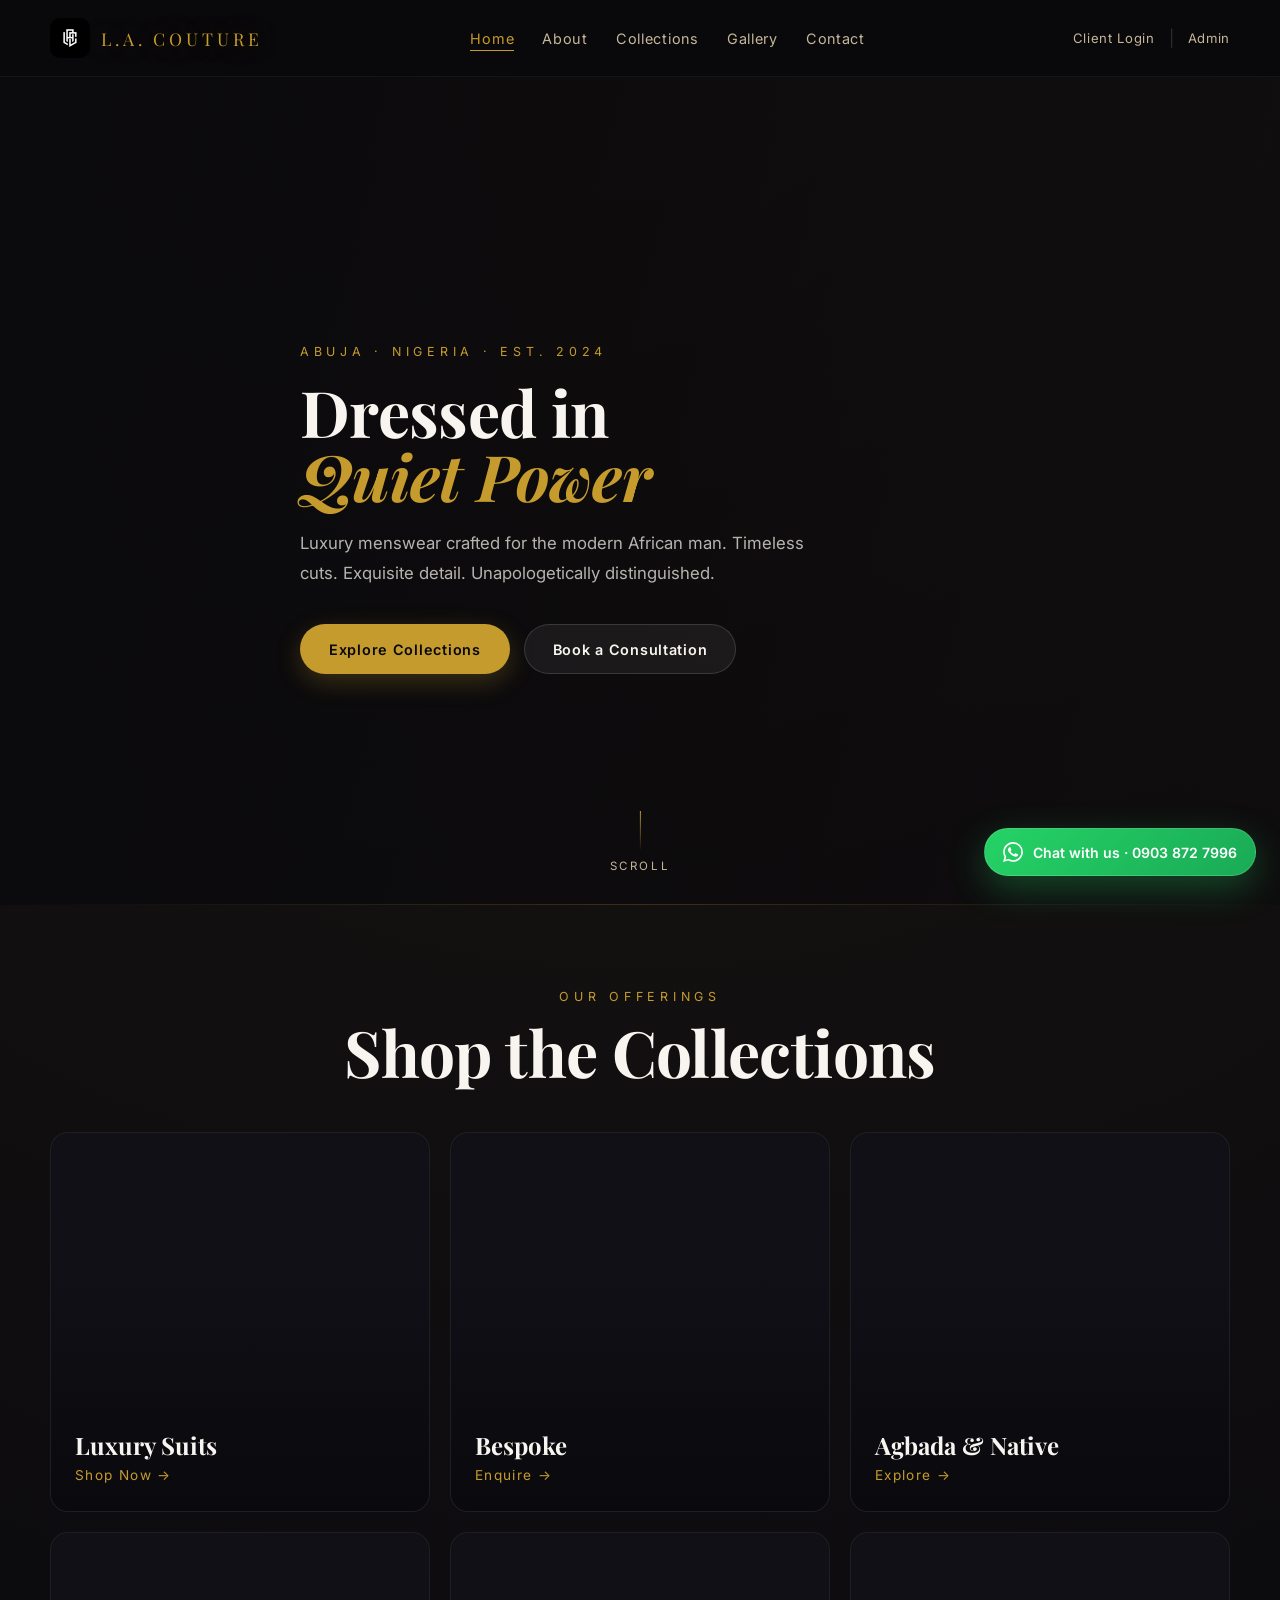
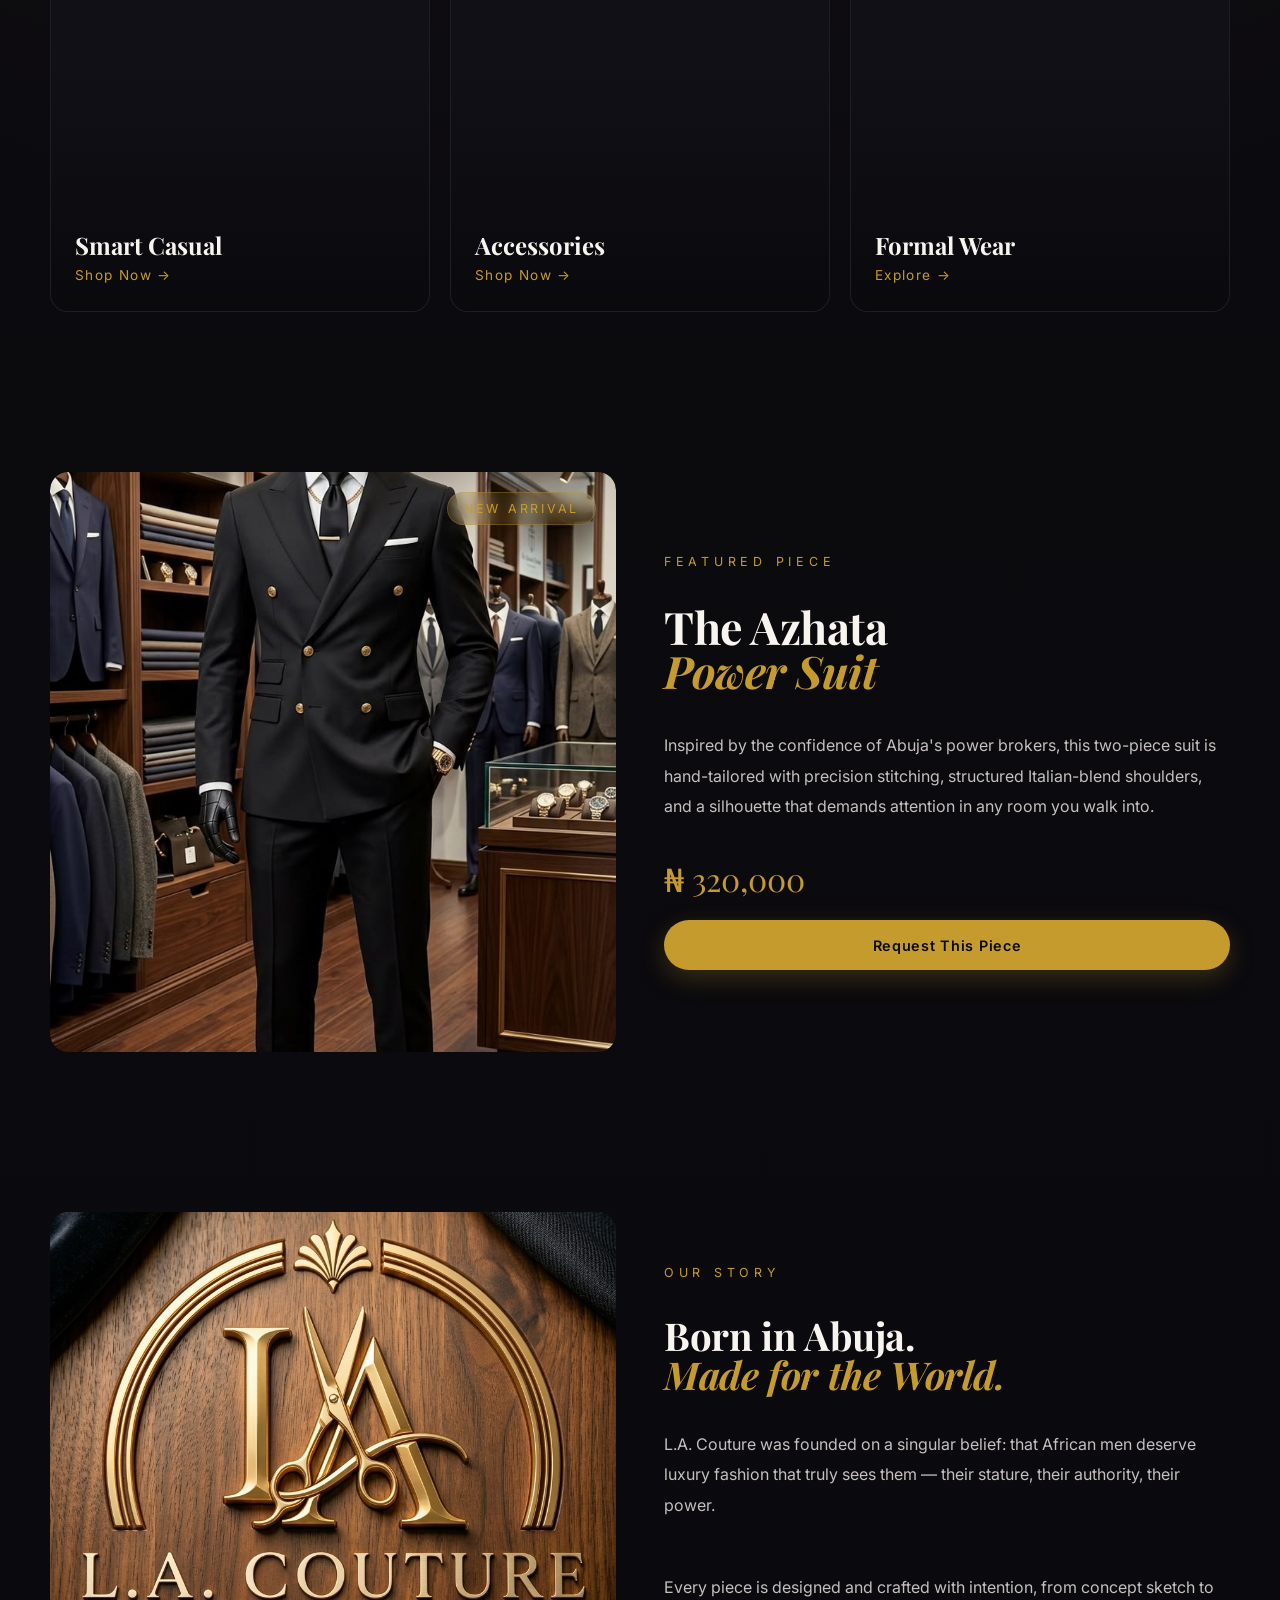
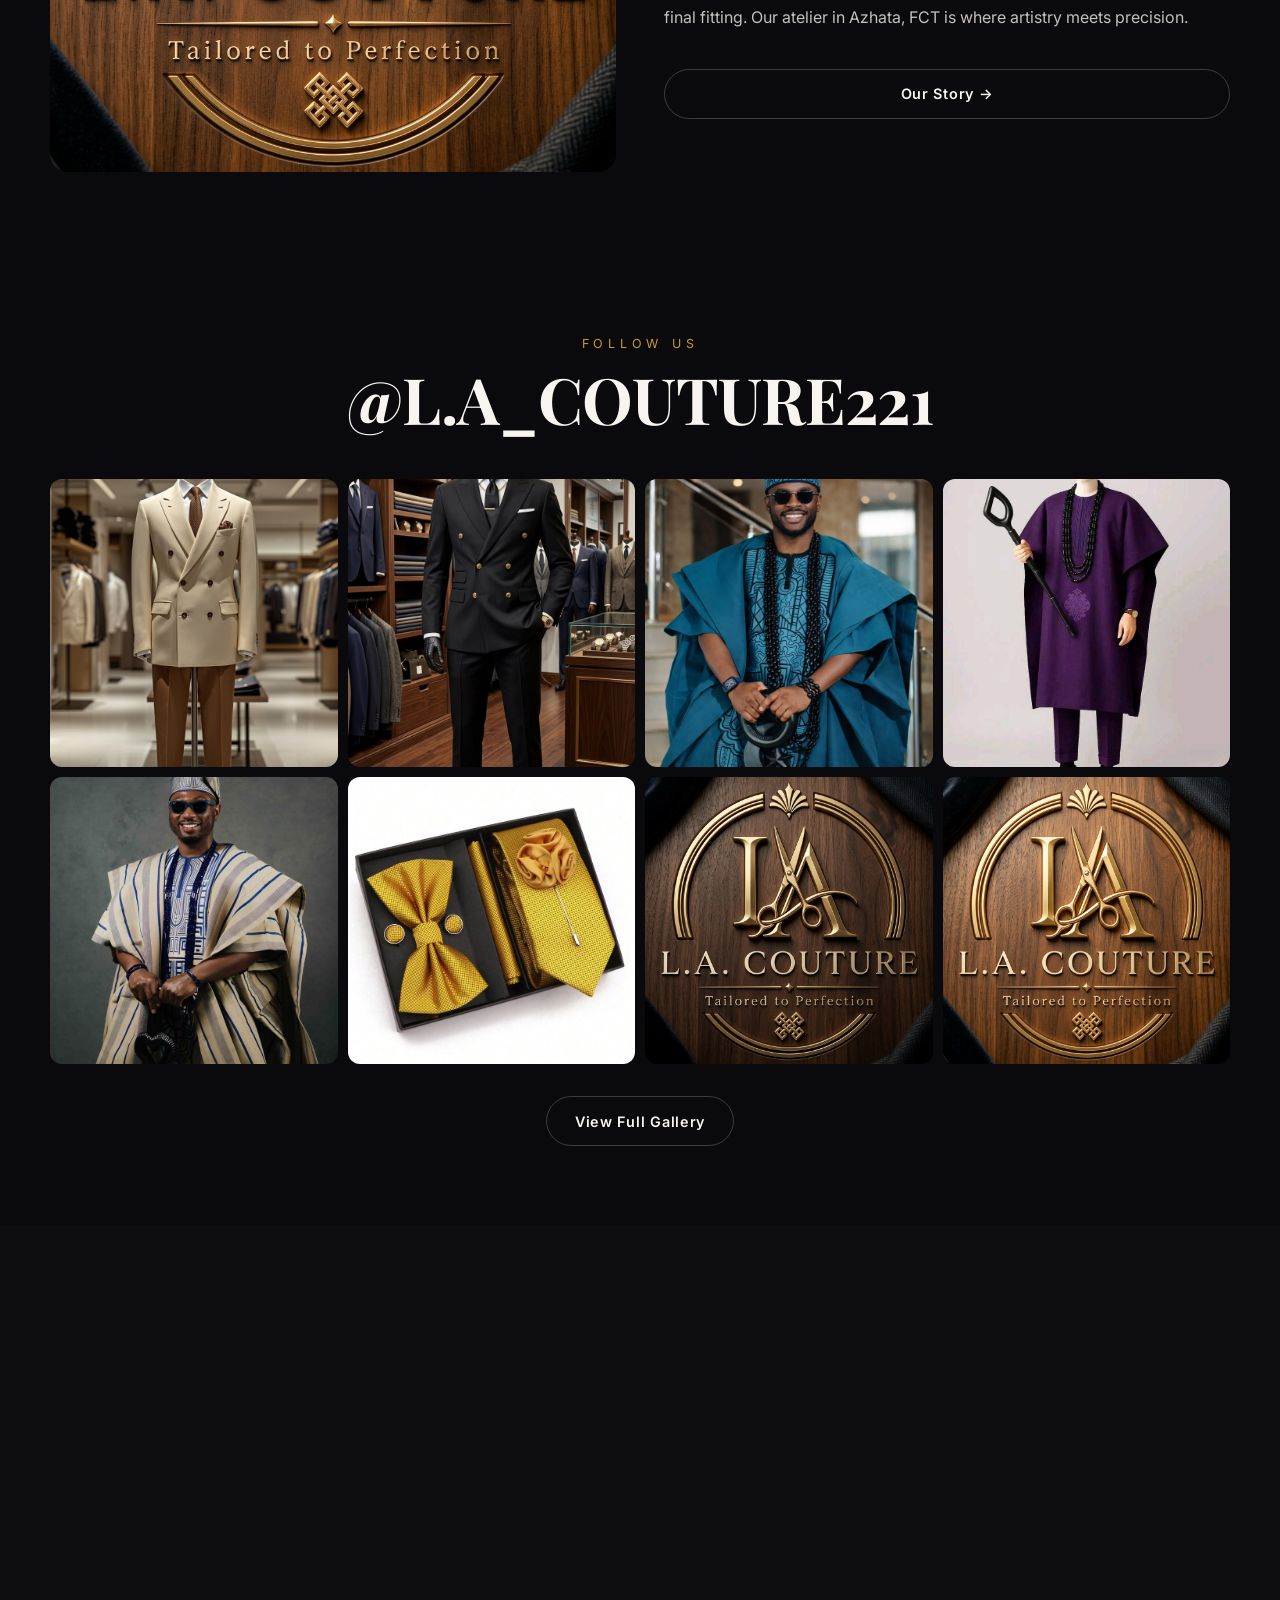
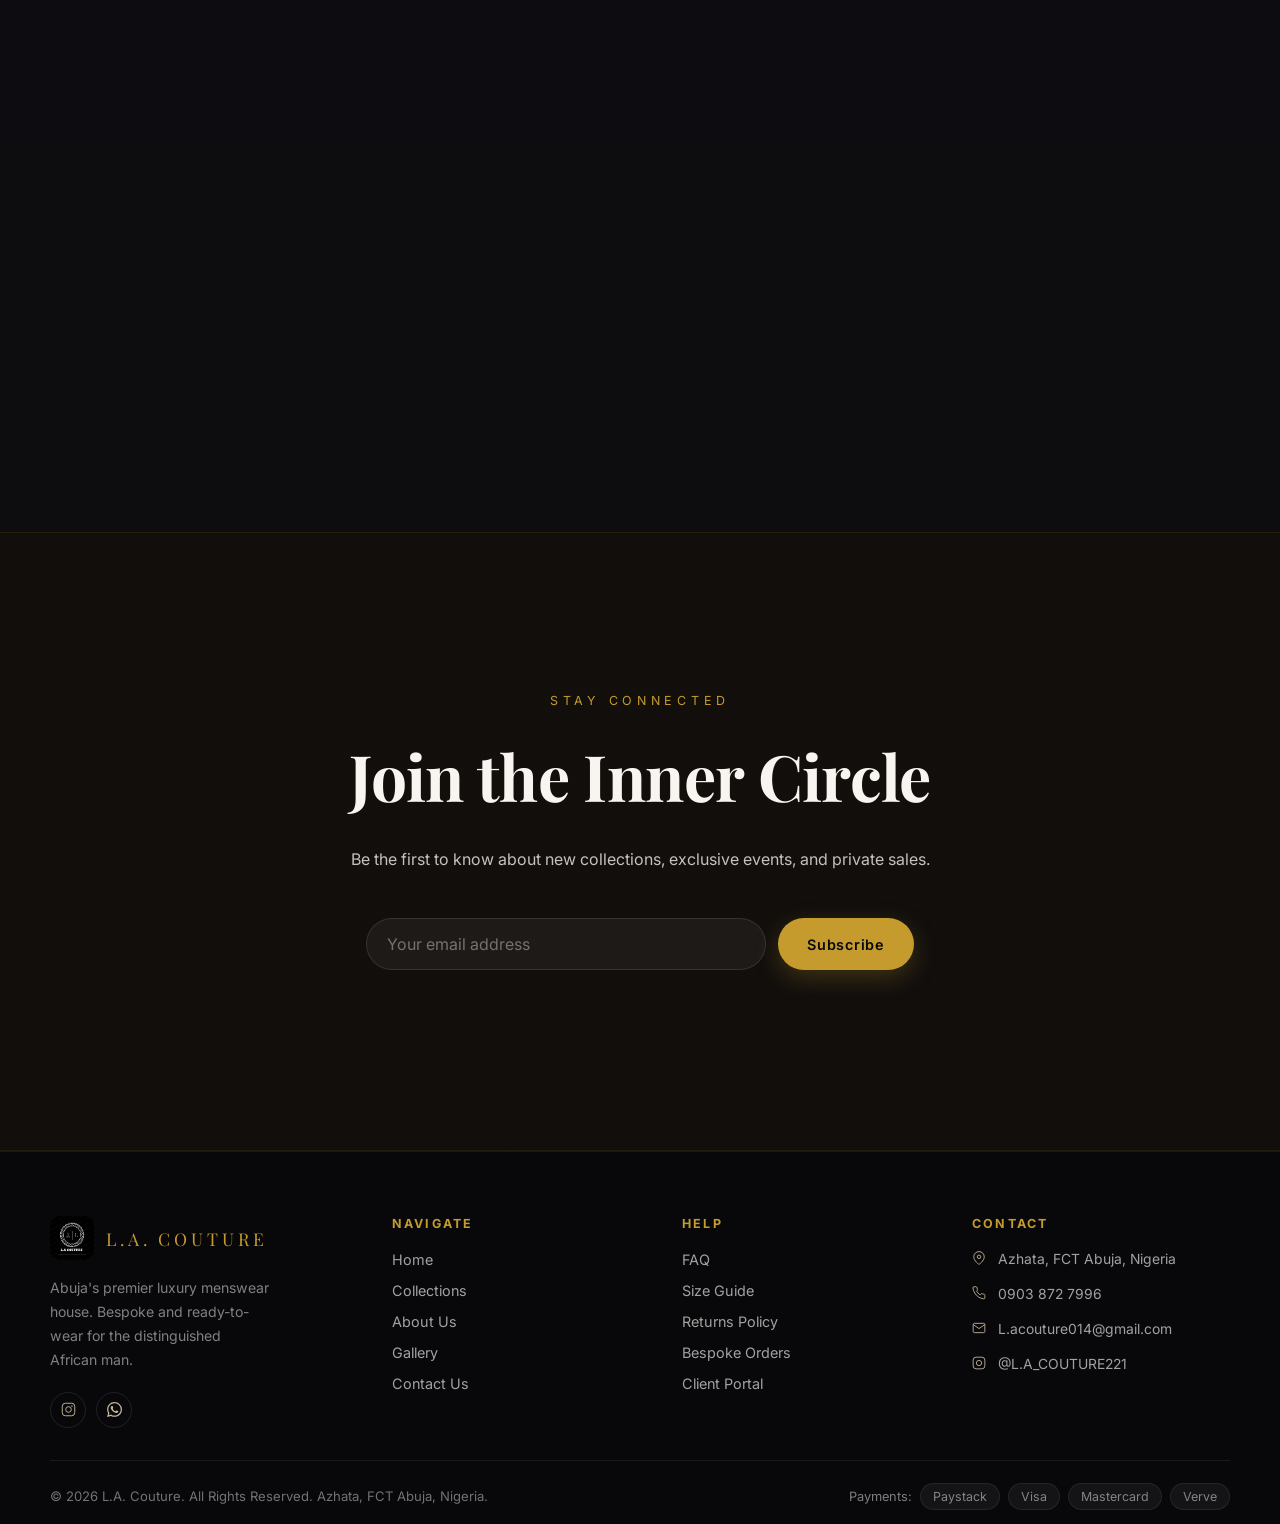
<file: index.html>
<!DOCTYPE html>
<html lang="en">
<head>
  <meta charset="UTF-8" />
  <meta name="viewport" content="width=device-width, initial-scale=1.0" />
  <title>L.A. Couture — Luxury Menswear, Abuja Nigeria</title>
  <meta name="description" content="L.A. Couture is Abuja's premier luxury menswear brand. Discover bespoke suiting, ready-to-wear, and African luxury design crafted for the modern African man.">
  <meta name="keywords" content="luxury menswear Abuja, Nigerian men fashion, African luxury suits, bespoke men fashion Nigeria">
  <meta property="og:title" content="L.A. Couture — Luxury Menswear, Abuja Nigeria">
  <meta property="og:description" content="Abuja's premier luxury menswear house. Crafted for the distinguished African man.">
  <meta property="og:type" content="website">
  <meta property="og:url" content="https://lacouture.netlify.app">
  <link rel="preconnect" href="https://fonts.googleapis.com">
  <link rel="preconnect" href="https://fonts.gstatic.com" crossorigin>
  <link href="https://fonts.googleapis.com/css2?family=Inter:wght@400;500;600&family=Playfair+Display:ital,wght@0,400;0,600;1,400&display=swap" rel="stylesheet">
  <link rel="stylesheet" href="css/style.css" />
</head>
<body>

  <!-- ═══ NAVIGATION ═══ -->
  <nav class="nav" role="navigation" aria-label="Main navigation">
    <div class="container">
      <div class="nav-inner">
        <a href="index.html" class="nav-logo" aria-label="L.A. Couture Home">
          <img src="img/logo2.jpg" alt="L.A. Couture logo">
          <span class="logo-text">L.A. Couture</span>
        </a>
        <ul class="nav-links" role="list">
          <li><a href="index.html" class="active">Home</a></li>
          <li><a href="about.html">About</a></li>
          <li><a href="collections.html">Collections</a></li>
          <li><a href="gallery.html">Gallery</a></li>
          <li><a href="contact.html">Contact</a></li>
        </ul>
        <div class="nav-actions">
          <div class="auth-nav">
            <a href="client-login.html">Client Login</a>
            <span>|</span>
            <a href="admin-login.html">Admin</a>
          </div>
          <button class="hamburger" aria-label="Open menu" aria-expanded="false">
            <span></span><span></span><span></span>
          </button>
        </div>
      </div>
    </div>
    <div class="nav-drawer" id="navDrawer" aria-label="Mobile menu">      <a href="index.html">Home</a>
      <a href="about.html">About</a>
      <a href="collections.html">Collections</a>
      <a href="gallery.html">Gallery</a>
      <a href="contact.html">Contact</a>
      <div class="drawer-auth">
        <a href="client-login.html">Client Login</a>
        <a href="admin-login.html">Admin</a>
      </div>
    </div>
    <div class="nav-overlay" id="navOverlay" aria-hidden="true"></div>
  </nav>

  <main>

    <!-- ═══ HERO ═══ -->
    <section class="hero" aria-label="Hero">
      <div class="hero-bg">
        <div class="hero-bg-img" style="background-image: url('https://images.unsplash.com/photo-1490578474895-699cd4e2cf59?w=1600&q=80');"></div>
        <div class="hero-overlay"></div>
        <div class="hero-gold-line" aria-hidden="true"></div>
      </div>
      <div class="container hero-content">
        <p class="eyebrow">Abuja · Nigeria · Est. 2024</p>
        <h1 class="display hero-title">
          Dressed in<br><em>Quiet Power</em>
        </h1>
        <p class="hero-sub">
          Luxury menswear crafted for the modern African man.
          Timeless cuts. Exquisite detail. Unapologetically distinguished.
        </p>
        <div class="hero-actions">
          <a href="collections.html" class="btn btn-primary">Explore Collections</a>
          <a href="contact.html" class="btn btn-light">Book a Consultation</a>
        </div>
      </div>
      <div class="hero-scroll" aria-hidden="true">
        <div class="hero-scroll-line"></div>
        <span>Scroll</span>
      </div>
    </section>

    <!-- ═══ COLLECTIONS GRID ═══ -->
    <section aria-labelledby="collections-heading">
      <div class="container">
        <div class="collections-header reveal">
          <span class="eyebrow">Our Offerings</span>
          <h2 class="display" id="collections-heading">Shop the Collections</h2>
        </div>
        <div class="collections-grid">

          <a href="collections.html?cat=suits" class="collection-card reveal"
            style="background-image:url('https://images.unsplash.com/photo-1507003211169-0a1dd7228f2d?w=800&q=80');">
            <div class="collection-card-overlay">
              <h3 class="collection-label">Luxury Suits</h3>
              <span class="collection-sub">Shop Now →</span>
            </div>
          </a>

          <a href="collections.html?cat=bespoke" class="collection-card reveal reveal-delay-1"
            style="background-image:url('https://images.unsplash.com/photo-1519085360753-af0119f7cbe7?w=800&q=80');">
            <div class="collection-card-overlay">
              <h3 class="collection-label">Bespoke</h3>
              <span class="collection-sub">Enquire →</span>
            </div>
          </a>

          <a href="collections.html?cat=agbada" class="collection-card reveal reveal-delay-2"
            style="background-image:url('https://images.unsplash.com/photo-1574169208507-84376144848b?w=800&q=80');">
            <div class="collection-card-overlay">
              <h3 class="collection-label">Agbada &amp; Native</h3>
              <span class="collection-sub">Explore →</span>
            </div>
          </a>

          <a href="collections.html?cat=casual" class="collection-card reveal reveal-delay-1"
            style="background-image:url('https://images.unsplash.com/photo-1552374196-1ab2a1c593e8?w=800&q=80');">
            <div class="collection-card-overlay">
              <h3 class="collection-label">Smart Casual</h3>
              <span class="collection-sub">Shop Now →</span>
            </div>
          </a>

          <a href="collections.html?cat=accessories" class="collection-card reveal reveal-delay-2"
            style="background-image:url('https://images.unsplash.com/photo-1590548784585-643d2b9f2925?w=800&q=80');">
            <div class="collection-card-overlay">
              <h3 class="collection-label">Accessories</h3>
              <span class="collection-sub">Shop Now →</span>
            </div>
          </a>

          <a href="collections.html?cat=formal" class="collection-card reveal reveal-delay-3"
            style="background-image:url('https://images.unsplash.com/photo-1598300042247-d088f8ab3a91?w=800&q=80');">
            <div class="collection-card-overlay">
              <h3 class="collection-label">Formal Wear</h3>
              <span class="collection-sub">Explore →</span>
            </div>
          </a>

        </div>
      </div>
    </section>

    <!-- ═══ FEATURED PIECE ═══ -->
    <section class="featured" aria-labelledby="featured-heading">
      <div class="container">
        <div class="featured-inner">
          <div class="featured-media reveal">
            <img src="img/black-breasted-suit.jpg" alt="Featured — The Azhata Power Suit" loading="lazy">
            <span class="featured-badge">New Arrival</span>
          </div>
          <div class="featured-text reveal reveal-delay-1">
            <span class="eyebrow">Featured Piece</span>
            <h2 class="display" id="featured-heading">The Azhata<br><em>Power Suit</em></h2>
            <p>
              Inspired by the confidence of Abuja's power brokers,
              this two-piece suit is hand-tailored with precision stitching,
              structured Italian-blend shoulders, and a silhouette that demands
              attention in any room you walk into.
            </p>
            <div class="featured-price">₦ 320,000</div>
            <a href="contact.html" class="btn btn-primary">Request This Piece</a>
          </div>
        </div>
      </div>
    </section>

    <!-- ═══ ABOUT STRIP ═══ -->
    <section class="about-strip" aria-labelledby="about-strip-heading">
      <div class="container">
        <div class="about-strip-inner">
          <div class="about-strip-img reveal">
            <img src="img/atelier.jpg" alt="L.A. Couture bespoke tailoring atelier" loading="lazy">
          </div>
          <div class="about-strip-text reveal reveal-delay-1">
            <span class="eyebrow">Our Story</span>
            <h2 class="display" id="about-strip-heading">Born in Abuja.<br><em>Made for the World.</em></h2>
            <p>
              L.A. Couture was founded on a singular belief: that African men deserve
              luxury fashion that truly sees them — their stature, their authority, their power.
            </p>
            <p>
              Every piece is designed and crafted with intention, from concept sketch
              to final fitting. Our atelier in Azhata, FCT is where artistry meets precision.
            </p>
            <a href="about.html" class="btn btn-outline">Our Story →</a>
          </div>
        </div>
      </div>
    </section>

    <!-- ═══ INSTAGRAM / GALLERY PREVIEW ═══ -->
    <section aria-labelledby="gallery-heading">
      <div class="container">
        <div class="gallery-header reveal">
          <span class="eyebrow">Follow Us</span>
          <h2 class="display" id="gallery-heading">@L.A_COUTURE221</h2>
        </div>
        <div class="gallery-grid">
          <a href="gallery.html" class="gallery-item reveal">
            <img src="img/luxury-suits.jpg" alt="L.A. Couture luxury suits" loading="lazy">
            <div class="gallery-item-overlay"><span class="gallery-ig-icon">&#9654;</span></div>
          </a>
          <a href="gallery.html" class="gallery-item reveal reveal-delay-1">
            <img src="img/black-breasted-suit.jpg" alt="Elegant black breasted suit" loading="lazy">
            <div class="gallery-item-overlay"><span class="gallery-ig-icon">&#9654;</span></div>
          </a>
          <a href="gallery.html" class="gallery-item reveal reveal-delay-2">
            <img src="img/agbada-collection.jpg" alt="Aso-oke Agbada native wear" loading="lazy">
            <div class="gallery-item-overlay"><span class="gallery-ig-icon">&#9654;</span></div>
          </a>
          <a href="gallery.html" class="gallery-item reveal reveal-delay-3">
            <img src="img/senator-attire.jpg" alt="African senator attire" loading="lazy">
            <div class="gallery-item-overlay"><span class="gallery-ig-icon">&#9654;</span></div>
          </a>
          <a href="gallery.html" class="gallery-item reveal reveal-delay-1">
            <img src="img/kings-dashiki.jpg" alt="Kings Aso-oke Dashiki Attire" loading="lazy">
            <div class="gallery-item-overlay"><span class="gallery-ig-icon">&#9654;</span></div>
          </a>
          <a href="gallery.html" class="gallery-item reveal reveal-delay-2">
            <img src="img/gold-accessories.jpg" alt="Gold collar embellished accessories" loading="lazy">
            <div class="gallery-item-overlay"><span class="gallery-ig-icon">&#9654;</span></div>
          </a>
          <a href="gallery.html" class="gallery-item reveal reveal-delay-3">
            <img src="img/redesign-editorial.jpeg" alt="L.A. Couture editorial" loading="lazy">
            <div class="gallery-item-overlay"><span class="gallery-ig-icon">&#9654;</span></div>
          </a>
          <a href="gallery.html" class="gallery-item reveal">
            <img src="img/atelier.jpg" alt="Bespoke menswear craftsmanship" loading="lazy">
            <div class="gallery-item-overlay"><span class="gallery-ig-icon">&#9654;</span></div>
          </a>
        </div>
        <div class="text-center mt-32">
          <a href="gallery.html" class="btn btn-outline">View Full Gallery</a>
        </div>
      </div>
    </section>

    <!-- ═══ TESTIMONIALS ═══ -->
    <section class="testimonials" aria-labelledby="testimonials-heading">
      <div class="container">
        <div class="testimonials-header reveal">
          <span class="eyebrow">Client Love</span>
          <h2 class="display" id="testimonials-heading">What Our Clients Say</h2>
        </div>
        <div class="testimonials-grid">
          <div class="testimonial-card reveal">
            <div class="testimonial-quote">&ldquo;</div>
            <div class="stars">★★★★★</div>
            <p class="testimonial-text">I wore my L.A. Couture suit to a board meeting and the room fell silent. The craftsmanship is genuinely world-class.</p>
            <span class="testimonial-author">— Emeka O., Abuja</span>
          </div>
          <div class="testimonial-card reveal reveal-delay-1">
            <div class="testimonial-quote">&ldquo;</div>
            <div class="stars">★★★★★</div>
            <p class="testimonial-text">The bespoke process was seamless. They truly listened and delivered a senator outfit beyond my imagination. Outstanding.</p>
            <span class="testimonial-author">— Chidi A., Lagos</span>
          </div>
          <div class="testimonial-card reveal reveal-delay-2">
            <div class="testimonial-quote">&ldquo;</div>
            <div class="stars">★★★★★</div>
            <p class="testimonial-text">Finally, a Nigerian luxury men brand that understands elegance. Every piece I've ordered tells a story. Customer for life.</p>
            <span class="testimonial-author">— Yusuf M., FCT</span>
          </div>
          <div class="testimonial-card reveal">
            <div class="testimonial-quote">&ldquo;</div>
            <div class="stars">★★★★★</div>
            <p class="testimonial-text">Wore the Agbada set to my wedding. My guests couldn't stop talking about it. Perfect fit and delivered on time.</p>
            <span class="testimonial-author">— Abdullahi K., Kano</span>
          </div>
          <div class="testimonial-card reveal reveal-delay-1">
            <div class="testimonial-quote">&ldquo;</div>
            <div class="stars">★★★★★</div>
            <p class="testimonial-text">As a professional, I need clothes that command respect. L.A. Couture delivers that every single time without fail.</p>
            <span class="testimonial-author">— Tunde N., Lagos</span>
          </div>
          <div class="testimonial-card reveal reveal-delay-2">
            <div class="testimonial-quote">&ldquo;</div>
            <div class="stars">★★★★★</div>
            <p class="testimonial-text">Worth every naira. Quality, service, passion — it's all there. I've recommended L.A. Couture to everyone I know.</p>
            <span class="testimonial-author">— Kingsley E., FCT</span>
          </div>
        </div>
      </div>
    </section>

    <!-- ═══ NEWSLETTER ═══ -->
    <section class="newsletter" aria-labelledby="newsletter-heading">
      <div class="container">
        <span class="eyebrow">Stay Connected</span>
        <h2 class="display" id="newsletter-heading">Join the Inner Circle</h2>
        <p>Be the first to know about new collections, exclusive events, and private sales.</p>
        <form class="newsletter-form" id="newsletter-form" novalidate>
          <input type="email" class="newsletter-input" placeholder="Your email address" aria-label="Email address" required />
          <button type="submit" class="btn btn-primary">Subscribe</button>
        </form>
        <p class="newsletter-msg" id="newsletter-msg" aria-live="polite"></p>
      </div>
    </section>

  </main>

  <!-- ═══ FOOTER ═══ -->
  <footer class="footer" role="contentinfo">
    <div class="container">
      <div class="footer-grid">
        <div class="footer-brand">
          <div class="footer-logo">
            <img src="img/logo1.jpg" alt="L.A. Couture logo">
            <span class="footer-logo-text">L.A. Couture</span>
          </div>
          <p>Abuja's premier luxury menswear house. Bespoke and ready-to-wear for the distinguished African man.</p>
          <div class="footer-social">
            <a href="https://instagram.com/L.A_COUTURE221" target="_blank" rel="noopener" class="social-link" aria-label="Instagram">
              <svg width="15" height="15" viewBox="0 0 24 24" fill="none" stroke="currentColor" stroke-width="1.5"><rect x="2" y="2" width="20" height="20" rx="5"/><circle cx="12" cy="12" r="4.5"/><circle cx="17.5" cy="6.5" r="0.5" fill="currentColor"/></svg>
            </a>
            <a href="https://wa.me/2349038727996" target="_blank" rel="noopener" class="social-link" aria-label="WhatsApp">
              <svg width="15" height="15" viewBox="0 0 24 24" fill="currentColor"><path d="M17.472 14.382c-.297-.149-1.758-.867-2.03-.967-.273-.099-.471-.148-.67.15-.197.297-.767.966-.94 1.164-.173.199-.347.223-.644.075-.297-.15-1.255-.463-2.39-1.475-.883-.788-1.48-1.761-1.653-2.059-.173-.297-.018-.458.13-.606.134-.133.298-.347.446-.52.149-.174.198-.298.298-.497.099-.198.05-.371-.025-.52-.075-.149-.669-1.612-.916-2.207-.242-.579-.487-.5-.669-.51a12.8 12.8 0 0 0-.57-.01c-.198 0-.52.074-.792.372-.272.297-1.04 1.016-1.04 2.479 0 1.462 1.065 2.875 1.213 3.074.149.198 2.096 3.2 5.077 4.487.709.306 1.262.489 1.694.625.712.227 1.36.195 1.871.118.571-.085 1.758-.719 2.006-1.413.248-.694.248-1.289.173-1.413-.074-.124-.272-.198-.57-.347m-5.421 7.403h-.004a9.87 9.87 0 0 1-5.031-1.378l-.361-.214-3.741.982.998-3.648-.235-.374a9.86 9.86 0 0 1-1.51-5.26c.001-5.45 4.436-9.884 9.888-9.884 2.64 0 5.122 1.03 6.988 2.898a9.825 9.825 0 0 1 2.893 6.994c-.003 5.45-4.437 9.884-9.885 9.884m8.413-18.297A11.815 11.815 0 0 0 12.05 0C5.495 0 .16 5.335.157 11.892c0 2.096.547 4.142 1.588 5.945L.057 24l6.305-1.654a11.882 11.882 0 0 0 5.683 1.448h.005c6.554 0 11.89-5.335 11.893-11.893a11.821 11.821 0 0 0-3.48-8.413Z"/></svg>
            </a>
          </div>
        </div>
        <div class="footer-col">
          <h4>Navigate</h4>
          <ul>
            <li><a href="index.html">Home</a></li>
            <li><a href="collections.html">Collections</a></li>
            <li><a href="about.html">About Us</a></li>
            <li><a href="gallery.html">Gallery</a></li>
            <li><a href="contact.html">Contact Us</a></li>
          </ul>
        </div>
        <div class="footer-col">
          <h4>Help</h4>
          <ul>
            <li><a href="contact.html#faq">FAQ</a></li>
            <li><a href="contact.html">Size Guide</a></li>
            <li><a href="contact.html">Returns Policy</a></li>
            <li><a href="contact.html">Bespoke Orders</a></li>
            <li><a href="client-login.html">Client Portal</a></li>
          </ul>
        </div>
        <div class="footer-col">
          <h4>Contact</h4>
          <div class="footer-contact-item">
            <svg width="14" height="14" viewBox="0 0 24 24" fill="none" stroke="currentColor" stroke-width="1.5"><path d="M21 10c0 7-9 13-9 13s-9-6-9-13a9 9 0 0 1 18 0z"/><circle cx="12" cy="10" r="3"/></svg>
            <span>Azhata, FCT Abuja, Nigeria</span>
          </div>
          <div class="footer-contact-item">
            <svg width="14" height="14" viewBox="0 0 24 24" fill="none" stroke="currentColor" stroke-width="1.5"><path d="M22 16.92v3a2 2 0 0 1-2.18 2 19.79 19.79 0 0 1-8.63-3.07A19.5 19.5 0 0 1 4.69 12 19.79 19.79 0 0 1 1.61 3.41 2 2 0 0 1 3.59 1.25h3a2 2 0 0 1 2 1.72c.127.96.361 1.903.7 2.81a2 2 0 0 1-.45 2.11L7.91 9a16 16 0 0 0 6.06 6.06l1.27-1.27a2 2 0 0 1 2.11-.45c.907.339 1.85.573 2.81.7A2 2 0 0 1 22 16.92z"/></svg>
            <a href="https://wa.me/2349038727996" target="_blank" rel="noopener">0903 872 7996</a>
          </div>
          <div class="footer-contact-item">
            <svg width="14" height="14" viewBox="0 0 24 24" fill="none" stroke="currentColor" stroke-width="1.5"><path d="M4 4h16c1.1 0 2 .9 2 2v12c0 1.1-.9 2-2 2H4c-1.1 0-2-.9-2-2V6c0-1.1.9-2 2-2z"/><polyline points="22,6 12,13 2,6"/></svg>
            <a href="mailto:L.acouture014@gmail.com">L.acouture014@gmail.com</a>
          </div>
          <div class="footer-contact-item">
            <svg width="14" height="14" viewBox="0 0 24 24" fill="none" stroke="currentColor" stroke-width="1.5"><rect x="2" y="2" width="20" height="20" rx="5"/><circle cx="12" cy="12" r="4.5"/></svg>
            <a href="https://instagram.com/L.A_COUTURE221" target="_blank" rel="noopener">@L.A_COUTURE221</a>
          </div>
        </div>
      </div>
      <div class="footer-bottom">
        <p class="footer-copyright">© 2026 L.A. Couture. All Rights Reserved. Azhata, FCT Abuja, Nigeria.</p>
        <div class="footer-payments">
          <span>Payments:</span>
          <span class="payment-badge">Paystack</span>
          <span class="payment-badge">Visa</span>
          <span class="payment-badge">Mastercard</span>
          <span class="payment-badge">Verve</span>
        </div>
      </div>
    </div>
  </footer>

  <!-- ═══ WHATSAPP BUTTON ═══ -->
  <a href="https://wa.me/2349038727996?text=Hello%20L.A.%20Couture%2C%20I%20am%20interested%20in%20your%20menswear%20collection." class="wa-btn" target="_blank" rel="noopener" aria-label="Chat with L.A. Couture on WhatsApp">
    <svg viewBox="0 0 24 24" fill="currentColor" aria-hidden="true"><path d="M17.472 14.382c-.297-.149-1.758-.867-2.03-.967-.273-.099-.471-.148-.67.15-.197.297-.767.966-.94 1.164-.173.199-.347.223-.644.075-.297-.15-1.255-.463-2.39-1.475-.883-.788-1.48-1.761-1.653-2.059-.173-.297-.018-.458.13-.606.134-.133.298-.347.446-.52.149-.174.198-.298.298-.497.099-.198.05-.371-.025-.52-.075-.149-.669-1.612-.916-2.207-.242-.579-.487-.5-.669-.51a12.8 12.8 0 0 0-.57-.01c-.198 0-.52.074-.792.372-.272.297-1.04 1.016-1.04 2.479 0 1.462 1.065 2.875 1.213 3.074.149.198 2.096 3.2 5.077 4.487.709.306 1.262.489 1.694.625.712.227 1.36.195 1.871.118.571-.085 1.758-.719 2.006-1.413.248-.694.248-1.289.173-1.413-.074-.124-.272-.198-.57-.347m-5.421 7.403h-.004a9.87 9.87 0 0 1-5.031-1.378l-.361-.214-3.741.982.998-3.648-.235-.374a9.86 9.86 0 0 1-1.51-5.26c.001-5.45 4.436-9.884 9.888-9.884 2.64 0 5.122 1.03 6.988 2.898a9.825 9.825 0 0 1 2.893 6.994c-.003 5.45-4.437 9.884-9.885 9.884m8.413-18.297A11.815 11.815 0 0 0 12.05 0C5.495 0 .16 5.335.157 11.892c0 2.096.547 4.142 1.588 5.945L.057 24l6.305-1.654a11.882 11.882 0 0 0 5.683 1.448h.005c6.554 0 11.89-5.335 11.893-11.893a11.821 11.821 0 0 0-3.48-8.413Z"/></svg>
    <span class="wa-tooltip">Chat with us · 0903 872 7996</span>
  </a>

  <script src="js/main.js"></script>
</body>
</html>
</file>
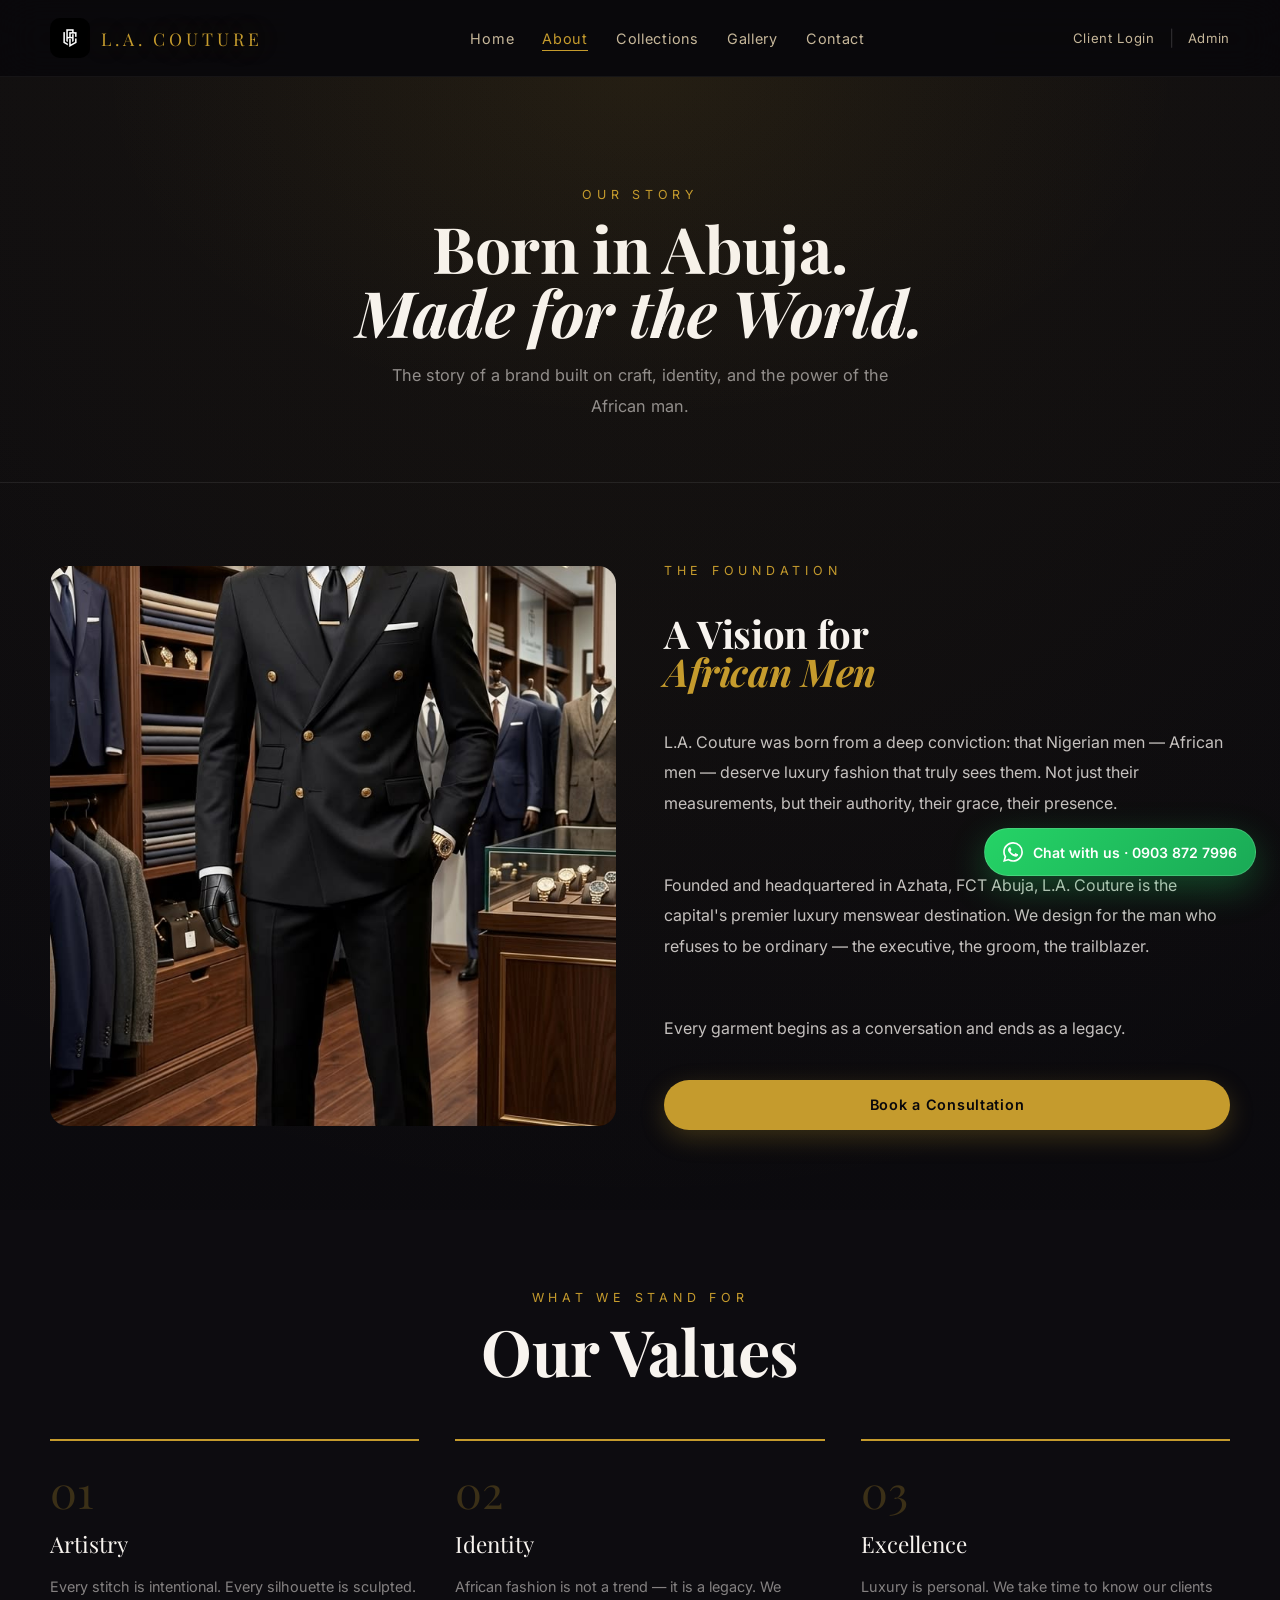
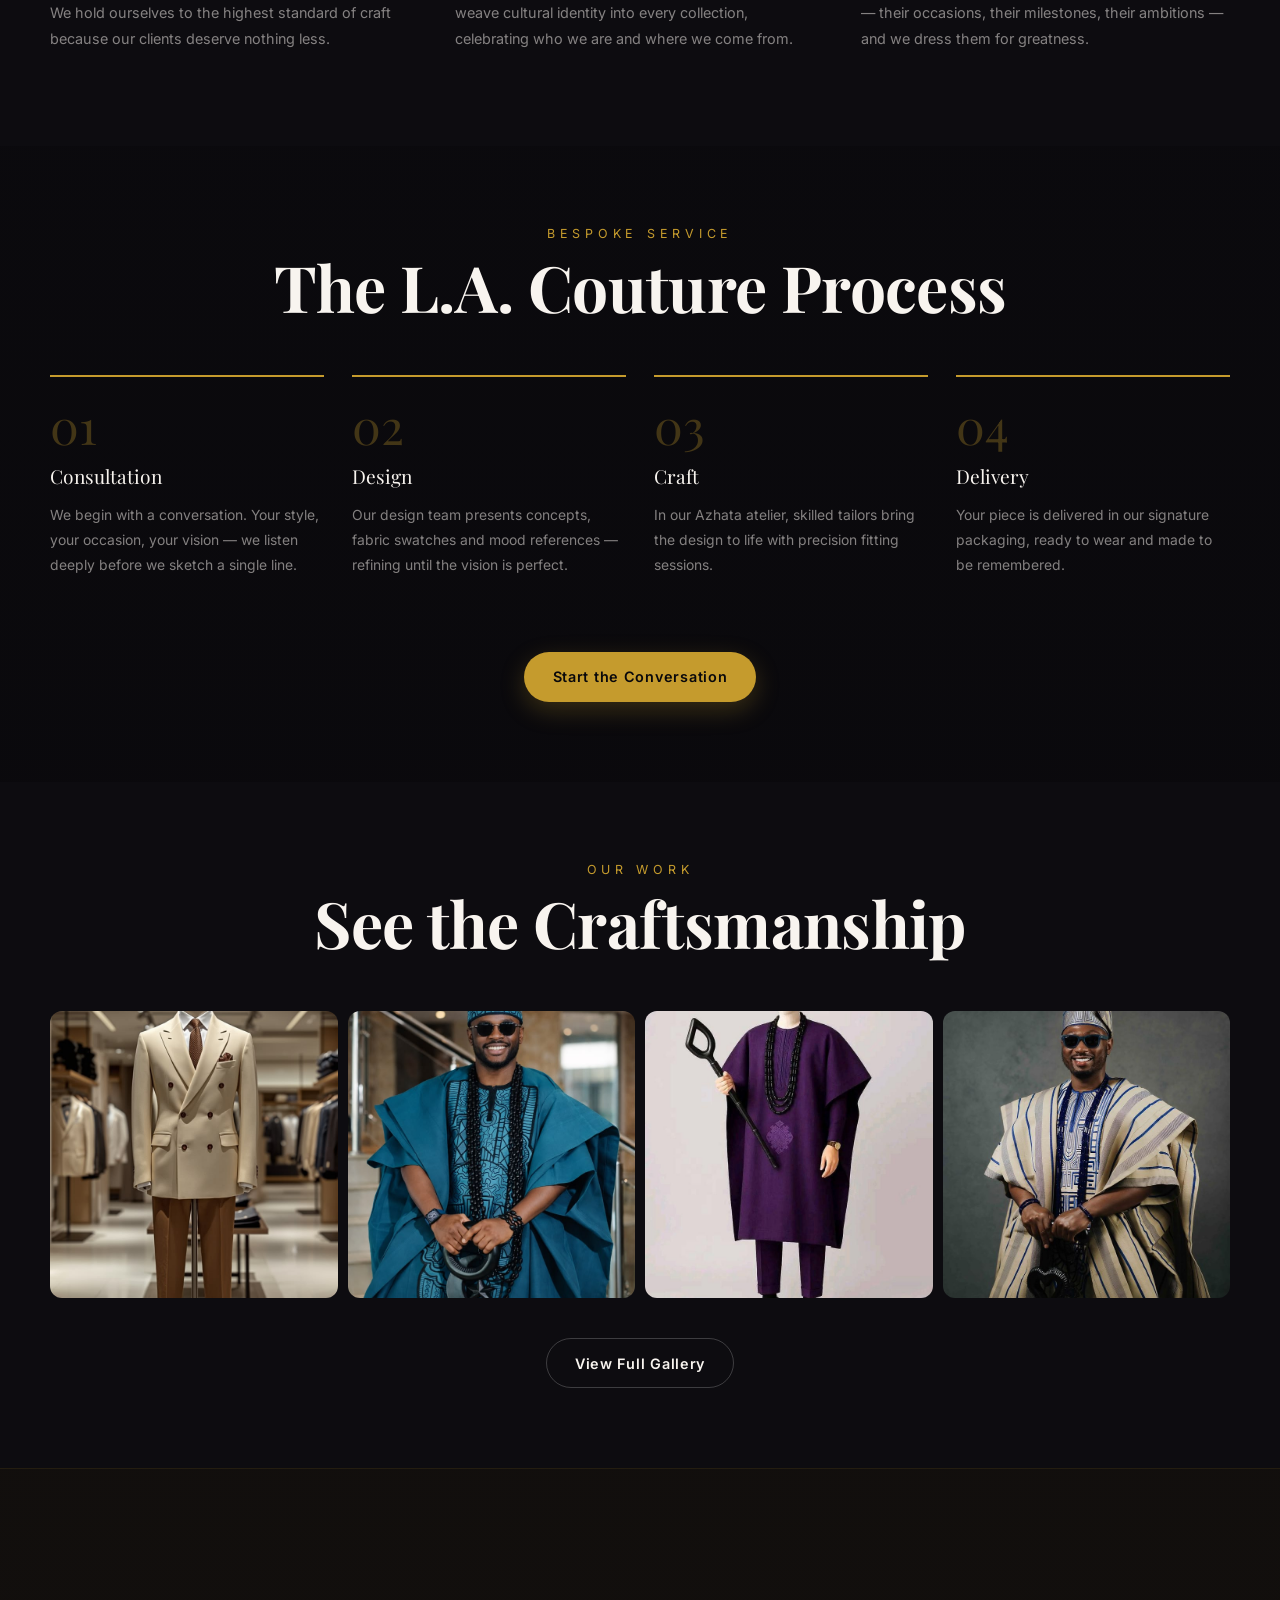
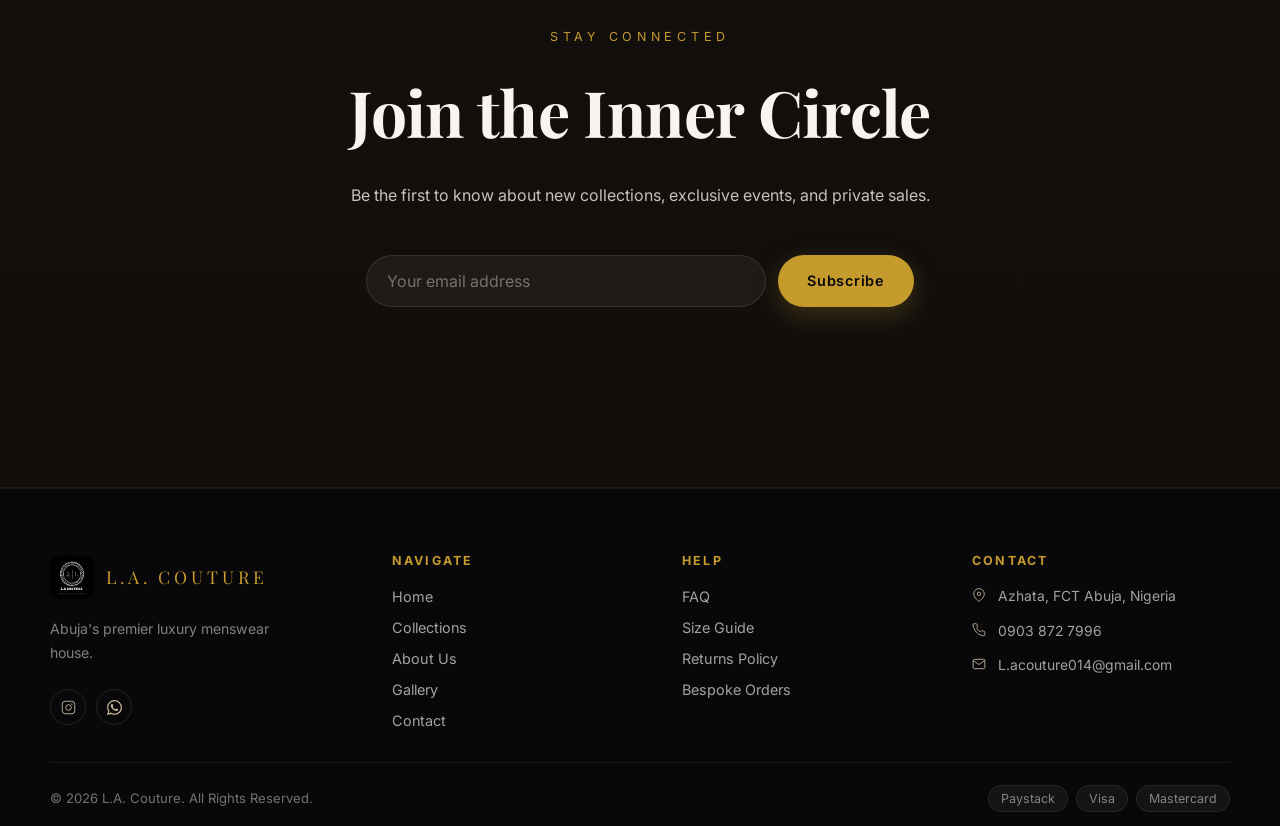
<file: about.html>
<!DOCTYPE html>
<html lang="en">
<head>
  <meta charset="UTF-8" />
  <meta name="viewport" content="width=device-width, initial-scale=1.0" />
  <title>About — L.A. Couture Menswear</title>
  <meta name="description" content="The story behind L.A. Couture — Abuja's premier luxury menswear brand. Born in Nigeria, crafted for the world.">
  <link rel="preconnect" href="https://fonts.googleapis.com">
  <link rel="preconnect" href="https://fonts.gstatic.com" crossorigin>
  <link href="https://fonts.googleapis.com/css2?family=Inter:wght@400;500;600&family=Playfair+Display:ital,wght@0,400;0,600;1,400&display=swap" rel="stylesheet">
  <link rel="stylesheet" href="css/style.css" />
</head>
<body>

  <!-- NAV -->
  <nav class="nav" role="navigation" aria-label="Main navigation">
    <div class="container">
      <div class="nav-inner">
        <a href="index.html" class="nav-logo" aria-label="L.A. Couture Home">
          <img src="img/logo2.jpg" alt="L.A. Couture logo">
          <span class="logo-text">L.A. Couture</span>
        </a>
        <ul class="nav-links" role="list">
          <li><a href="index.html">Home</a></li>
          <li><a href="about.html" class="active">About</a></li>
          <li><a href="collections.html">Collections</a></li>
          <li><a href="gallery.html">Gallery</a></li>
          <li><a href="contact.html">Contact</a></li>
        </ul>
        <div class="nav-actions">
          <div class="auth-nav">
            <a href="client-login.html">Client Login</a>
            <span>|</span>
            <a href="admin-login.html">Admin</a>
          </div>
          <button class="hamburger" aria-label="Open menu" aria-expanded="false">
            <span></span><span></span><span></span>
          </button>
        </div>
      </div>
    </div>
    <div class="nav-drawer" id="navDrawer" aria-label="Mobile menu">      <a href="index.html">Home</a>
      <a href="about.html">About</a>
      <a href="collections.html">Collections</a>
      <a href="gallery.html">Gallery</a>
      <a href="contact.html">Contact</a>
      <div class="drawer-auth">
        <a href="client-login.html">Client Login</a>
        <a href="admin-login.html">Admin</a>
      </div>
    </div>
    <div class="nav-overlay" id="navOverlay" aria-hidden="true"></div>
  </nav>

  <main>

    <!-- PAGE HEADER -->
    <header class="page-header">
      <div class="container">
        <span class="eyebrow">Our Story</span>
        <h1 class="display">Born in Abuja.<br><em>Made for the World.</em></h1>
        <p>The story of a brand built on craft, identity, and the power of the African man.</p>
      </div>
    </header>

    <!-- BRAND STORY -->
    <section>
      <div class="container">
        <div class="about-strip-inner">
          <div class="about-strip-img reveal">
            <img src="img/black-breasted-suit.jpg" alt="L.A. Couture menswear craftsmanship" loading="lazy">
          </div>
          <div class="about-strip-text reveal reveal-delay-1">
            <span class="eyebrow">The Foundation</span>
            <h2 class="display">A Vision for<br><em>African Men</em></h2>
            <p>
              L.A. Couture was born from a deep conviction: that Nigerian men —
              African men — deserve luxury fashion that truly sees them.
              Not just their measurements, but their authority, their grace, their presence.
            </p>
            <p>
              Founded and headquartered in Azhata, FCT Abuja, L.A. Couture
              is the capital's premier luxury menswear destination. We design
              for the man who refuses to be ordinary — the executive,
              the groom, the trailblazer.
            </p>
            <p>
              Every garment begins as a conversation and ends as a legacy.
            </p>
            <a href="contact.html" class="btn btn-primary">Book a Consultation</a>
          </div>
        </div>
      </div>
    </section>

    <!-- VALUES -->
    <section style="background: var(--navy);">
      <div class="container">
        <div class="section-header reveal">
          <span class="eyebrow">What We Stand For</span>
          <h2 class="display" style="color:var(--ivory);">Our Values</h2>
        </div>
        <div class="values-grid">
          <div class="value-item reveal">
            <div class="value-num">01</div>
            <h3 class="value-title">Artistry</h3>
            <p style="opacity:0.65;font-size:0.9rem;line-height:1.8;">Every stitch is intentional. Every silhouette is sculpted. We hold ourselves to the highest standard of craft because our clients deserve nothing less.</p>
          </div>
          <div class="value-item reveal reveal-delay-1">
            <div class="value-num">02</div>
            <h3 class="value-title">Identity</h3>
            <p style="opacity:0.65;font-size:0.9rem;line-height:1.8;">African fashion is not a trend — it is a legacy. We weave cultural identity into every collection, celebrating who we are and where we come from.</p>
          </div>
          <div class="value-item reveal reveal-delay-2">
            <div class="value-num">03</div>
            <h3 class="value-title">Excellence</h3>
            <p style="opacity:0.65;font-size:0.9rem;line-height:1.8;">Luxury is personal. We take time to know our clients — their occasions, their milestones, their ambitions — and we dress them for greatness.</p>
          </div>
        </div>
      </div>
    </section>

    <!-- PROCESS -->
    <section>
      <div class="container">
        <div class="section-header reveal">
          <span class="eyebrow">Bespoke Service</span>
          <h2 class="display">The L.A. Couture Process</h2>
        </div>
        <div class="process-grid">
          <div class="process-step reveal">
            <div class="process-num">01</div>
            <h4 class="process-title">Consultation</h4>
            <p class="process-text">We begin with a conversation. Your style, your occasion, your vision — we listen deeply before we sketch a single line.</p>
          </div>
          <div class="process-step reveal reveal-delay-1">
            <div class="process-num">02</div>
            <h4 class="process-title">Design</h4>
            <p class="process-text">Our design team presents concepts, fabric swatches and mood references — refining until the vision is perfect.</p>
          </div>
          <div class="process-step reveal reveal-delay-2">
            <div class="process-num">03</div>
            <h4 class="process-title">Craft</h4>
            <p class="process-text">In our Azhata atelier, skilled tailors bring the design to life with precision fitting sessions.</p>
          </div>
          <div class="process-step reveal reveal-delay-3">
            <div class="process-num">04</div>
            <h4 class="process-title">Delivery</h4>
            <p class="process-text">Your piece is delivered in our signature packaging, ready to wear and made to be remembered.</p>
          </div>
        </div>
        <div class="text-center mt-32 reveal" style="margin-top:60px;">
          <a href="contact.html" class="btn btn-primary">Start the Conversation</a>
        </div>
      </div>
    </section>

    <!-- GALLERY TEASER -->
    <section style="background:var(--navy);">
      <div class="container">
        <div class="section-header reveal">
          <span class="eyebrow">Our Work</span>
          <h2 class="display" style="color:var(--ivory);">See the Craftsmanship</h2>
        </div>
        <div class="gallery-grid">
          <a href="gallery.html" class="gallery-item reveal">
            <img src="img/luxury-suits.jpg" alt="L.A. Couture luxury suit" loading="lazy">
            <div class="gallery-item-overlay"><span class="gallery-ig-icon">&#9654;</span></div>
          </a>
          <a href="gallery.html" class="gallery-item reveal reveal-delay-1">
            <img src="img/agbada-collection.jpg" alt="Aso-oke Agbada collection" loading="lazy">
            <div class="gallery-item-overlay"><span class="gallery-ig-icon">&#9654;</span></div>
          </a>
          <a href="gallery.html" class="gallery-item reveal reveal-delay-2">
            <img src="img/senator-attire.jpg" alt="African senator attire" loading="lazy">
            <div class="gallery-item-overlay"><span class="gallery-ig-icon">&#9654;</span></div>
          </a>
          <a href="gallery.html" class="gallery-item reveal reveal-delay-3">
            <img src="img/kings-dashiki.jpg" alt="Kings Aso-oke Dashiki" loading="lazy">
            <div class="gallery-item-overlay"><span class="gallery-ig-icon">&#9654;</span></div>
          </a>
        </div>
        <div class="text-center mt-32 reveal" style="margin-top:40px;">
          <a href="gallery.html" class="btn btn-outline">View Full Gallery</a>
        </div>
      </div>
    </section>

    <!-- NEWSLETTER -->
    <section class="newsletter">
      <div class="container">
        <span class="eyebrow">Stay Connected</span>
        <h2 class="display">Join the Inner Circle</h2>
        <p>Be the first to know about new collections, exclusive events, and private sales.</p>
        <form class="newsletter-form" id="newsletter-form" novalidate>
          <input type="email" class="newsletter-input" placeholder="Your email address" aria-label="Email" required />
          <button type="submit" class="btn btn-primary">Subscribe</button>
        </form>
        <p class="newsletter-msg" id="newsletter-msg" aria-live="polite"></p>
      </div>
    </section>

  </main>

  <!-- FOOTER -->
  <footer class="footer" role="contentinfo">
    <div class="container">
      <div class="footer-grid">
        <div class="footer-brand">
          <div class="footer-logo">
            <img src="img/logo1.jpg" alt="L.A. Couture logo">
            <span class="footer-logo-text">L.A. Couture</span>
          </div>
          <p>Abuja's premier luxury menswear house.</p>
          <div class="footer-social">
            <a href="https://instagram.com/L.A_COUTURE221" target="_blank" rel="noopener" class="social-link" aria-label="Instagram">
              <svg width="15" height="15" viewBox="0 0 24 24" fill="none" stroke="currentColor" stroke-width="1.5"><rect x="2" y="2" width="20" height="20" rx="5"/><circle cx="12" cy="12" r="4.5"/><circle cx="17.5" cy="6.5" r="0.5" fill="currentColor"/></svg>
            </a>
            <a href="https://wa.me/2349038727996" target="_blank" rel="noopener" class="social-link" aria-label="WhatsApp">
              <svg width="15" height="15" viewBox="0 0 24 24" fill="currentColor"><path d="M17.472 14.382c-.297-.149-1.758-.867-2.03-.967-.273-.099-.471-.148-.67.15-.197.297-.767.966-.94 1.164-.173.199-.347.223-.644.075-.297-.15-1.255-.463-2.39-1.475-.883-.788-1.48-1.761-1.653-2.059-.173-.297-.018-.458.13-.606.134-.133.298-.347.446-.52.149-.174.198-.298.298-.497.099-.198.05-.371-.025-.52-.075-.149-.669-1.612-.916-2.207-.242-.579-.487-.5-.669-.51a12.8 12.8 0 0 0-.57-.01c-.198 0-.52.074-.792.372-.272.297-1.04 1.016-1.04 2.479 0 1.462 1.065 2.875 1.213 3.074.149.198 2.096 3.2 5.077 4.487.709.306 1.262.489 1.694.625.712.227 1.36.195 1.871.118.571-.085 1.758-.719 2.006-1.413.248-.694.248-1.289.173-1.413-.074-.124-.272-.198-.57-.347m-5.421 7.403h-.004a9.87 9.87 0 0 1-5.031-1.378l-.361-.214-3.741.982.998-3.648-.235-.374a9.86 9.86 0 0 1-1.51-5.26c.001-5.45 4.436-9.884 9.888-9.884 2.64 0 5.122 1.03 6.988 2.898a9.825 9.825 0 0 1 2.893 6.994c-.003 5.45-4.437 9.884-9.885 9.884m8.413-18.297A11.815 11.815 0 0 0 12.05 0C5.495 0 .16 5.335.157 11.892c0 2.096.547 4.142 1.588 5.945L.057 24l6.305-1.654a11.882 11.882 0 0 0 5.683 1.448h.005c6.554 0 11.89-5.335 11.893-11.893a11.821 11.821 0 0 0-3.48-8.413Z"/></svg>
            </a>
          </div>
        </div>
        <div class="footer-col">
          <h4>Navigate</h4>
          <ul>
            <li><a href="index.html">Home</a></li>
            <li><a href="collections.html">Collections</a></li>
            <li><a href="about.html">About Us</a></li>
            <li><a href="gallery.html">Gallery</a></li>
            <li><a href="contact.html">Contact</a></li>
          </ul>
        </div>
        <div class="footer-col">
          <h4>Help</h4>
          <ul>
            <li><a href="contact.html#faq">FAQ</a></li>
            <li><a href="contact.html">Size Guide</a></li>
            <li><a href="contact.html">Returns Policy</a></li>
            <li><a href="contact.html">Bespoke Orders</a></li>
          </ul>
        </div>
        <div class="footer-col">
          <h4>Contact</h4>
          <div class="footer-contact-item">
            <svg width="14" height="14" viewBox="0 0 24 24" fill="none" stroke="currentColor" stroke-width="1.5"><path d="M21 10c0 7-9 13-9 13s-9-6-9-13a9 9 0 0 1 18 0z"/><circle cx="12" cy="10" r="3"/></svg>
            <span>Azhata, FCT Abuja, Nigeria</span>
          </div>
          <div class="footer-contact-item">
            <svg width="14" height="14" viewBox="0 0 24 24" fill="none" stroke="currentColor" stroke-width="1.5"><path d="M22 16.92v3a2 2 0 0 1-2.18 2 19.79 19.79 0 0 1-8.63-3.07A19.5 19.5 0 0 1 4.69 12 19.79 19.79 0 0 1 1.61 3.41 2 2 0 0 1 3.59 1.25h3a2 2 0 0 1 2 1.72c.127.96.361 1.903.7 2.81a2 2 0 0 1-.45 2.11L7.91 9a16 16 0 0 0 6.06 6.06l1.27-1.27a2 2 0 0 1 2.11-.45c.907.339 1.85.573 2.81.7A2 2 0 0 1 22 16.92z"/></svg>
            <a href="https://wa.me/2349038727996" target="_blank" rel="noopener">0903 872 7996</a>
          </div>
          <div class="footer-contact-item">
            <svg width="14" height="14" viewBox="0 0 24 24" fill="none" stroke="currentColor" stroke-width="1.5"><path d="M4 4h16c1.1 0 2 .9 2 2v12c0 1.1-.9 2-2 2H4c-1.1 0-2-.9-2-2V6c0-1.1.9-2 2-2z"/><polyline points="22,6 12,13 2,6"/></svg>
            <a href="mailto:L.acouture014@gmail.com">L.acouture014@gmail.com</a>
          </div>
        </div>
      </div>
      <div class="footer-bottom">
        <p class="footer-copyright">© 2026 L.A. Couture. All Rights Reserved.</p>
        <div class="footer-payments">
          <span class="payment-badge">Paystack</span>
          <span class="payment-badge">Visa</span>
          <span class="payment-badge">Mastercard</span>
        </div>
      </div>
    </div>
  </footer>

  <a href="https://wa.me/2349038727996?text=Hello%20L.A.%20Couture%2C%20I%20am%20interested%20in%20your%20menswear." class="wa-btn" target="_blank" rel="noopener" aria-label="WhatsApp">
    <svg viewBox="0 0 24 24" fill="currentColor"><path d="M17.472 14.382c-.297-.149-1.758-.867-2.03-.967-.273-.099-.471-.148-.67.15-.197.297-.767.966-.94 1.164-.173.199-.347.223-.644.075-.297-.15-1.255-.463-2.39-1.475-.883-.788-1.48-1.761-1.653-2.059-.173-.297-.018-.458.13-.606.134-.133.298-.347.446-.52.149-.174.198-.298.298-.497.099-.198.05-.371-.025-.52-.075-.149-.669-1.612-.916-2.207-.242-.579-.487-.5-.669-.51a12.8 12.8 0 0 0-.57-.01c-.198 0-.52.074-.792.372-.272.297-1.04 1.016-1.04 2.479 0 1.462 1.065 2.875 1.213 3.074.149.198 2.096 3.2 5.077 4.487.709.306 1.262.489 1.694.625.712.227 1.36.195 1.871.118.571-.085 1.758-.719 2.006-1.413.248-.694.248-1.289.173-1.413-.074-.124-.272-.198-.57-.347m-5.421 7.403h-.004a9.87 9.87 0 0 1-5.031-1.378l-.361-.214-3.741.982.998-3.648-.235-.374a9.86 9.86 0 0 1-1.51-5.26c.001-5.45 4.436-9.884 9.888-9.884 2.64 0 5.122 1.03 6.988 2.898a9.825 9.825 0 0 1 2.893 6.994c-.003 5.45-4.437 9.884-9.885 9.884m8.413-18.297A11.815 11.815 0 0 0 12.05 0C5.495 0 .16 5.335.157 11.892c0 2.096.547 4.142 1.588 5.945L.057 24l6.305-1.654a11.882 11.882 0 0 0 5.683 1.448h.005c6.554 0 11.89-5.335 11.893-11.893a11.821 11.821 0 0 0-3.48-8.413Z"/></svg>
    <span class="wa-tooltip">Chat with us · 0903 872 7996</span>
  </a>

  <script src="js/main.js"></script>
</body>
</html>
</file>
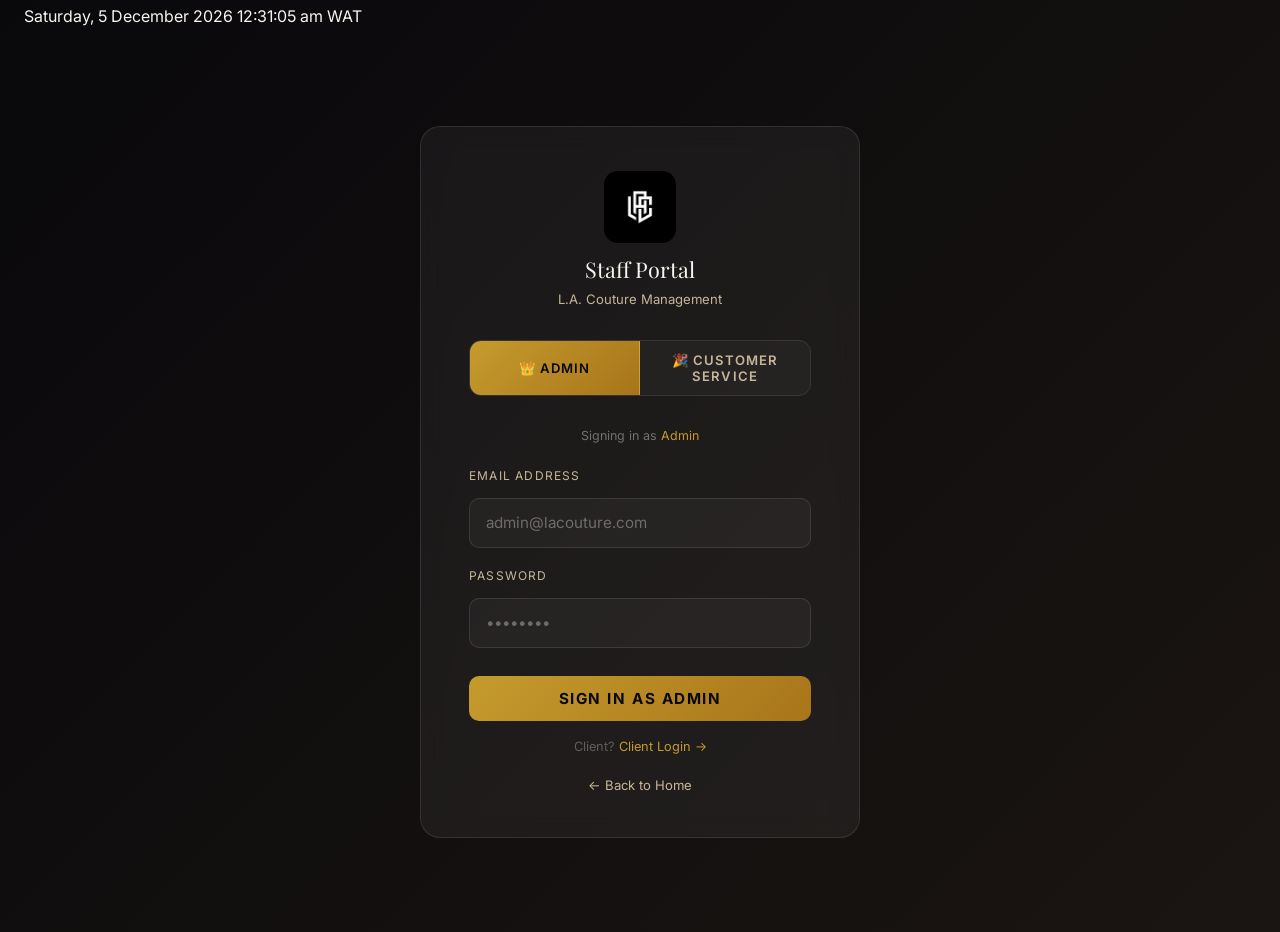
<file: admin-dashboard.html>
<!DOCTYPE html>
<html lang="en">
<head>
  <meta charset="UTF-8" />
  <meta name="viewport" content="width=device-width, initial-scale=1.0" />
  <title>Admin Dashboard &mdash; L.A. Couture</title>
  <link rel="preconnect" href="https://fonts.googleapis.com">
  <link rel="preconnect" href="https://fonts.gstatic.com" crossorigin>
  <link href="https://fonts.googleapis.com/css2?family=Inter:wght@400;500;600&family=Playfair+Display:ital,wght@0,400;0,600;1,400&display=swap" rel="stylesheet">
  <link rel="stylesheet" href="css/style.css" />
  <style>
    *,*::before,*::after{box-sizing:border-box;}
    body{background:var(--navy);min-height:100vh;font-family:var(--font-sans);}

    /* LAYOUT */
    .admin-layout{display:flex;min-height:100vh;}
    .sidebar{width:260px;background:rgba(0,0,0,0.35);border-right:1px solid rgba(255,255,255,0.07);padding:28px 20px;position:fixed;top:0;left:0;height:100vh;overflow-y:auto;display:flex;flex-direction:column;}
    .main{flex:1;margin-left:260px;padding:36px 40px;}

    /* SIDEBAR */
    .sidebar-brand{display:flex;align-items:center;gap:12px;margin-bottom:32px;padding-bottom:20px;border-bottom:1px solid rgba(255,255,255,0.07);}
    .sidebar-brand img{width:44px;height:44px;border-radius:10px;object-fit:cover;}
    .sidebar-brand-text{font-family:var(--font-display);font-size:1rem;color:var(--ivory);letter-spacing:0.06em;}
    .sidebar-brand-sub{font-size:0.7rem;color:var(--muted);margin-top:2px;}
    .sidebar-nav{list-style:none;padding:0;margin:0;flex:1;}
    .sidebar-nav li{margin-bottom:4px;}
    .nav-btn{width:100%;padding:11px 14px;background:transparent;border:1px solid transparent;color:rgba(248,244,239,0.6);cursor:pointer;border-radius:8px;text-align:left;font-size:0.88rem;font-weight:500;transition:all 0.2s;display:flex;align-items:center;gap:10px;}
    .nav-btn:hover,.nav-btn.active{background:rgba(197,155,45,0.1);border-color:rgba(197,155,45,0.3);color:var(--gold);}
    .sidebar-footer{margin-top:auto;padding-top:20px;border-top:1px solid rgba(255,255,255,0.07);}

    /* TOP BAR */
    .top-bar{display:flex;justify-content:space-between;align-items:center;margin-bottom:36px;padding-bottom:24px;border-bottom:1px solid rgba(255,255,255,0.07);flex-wrap:wrap;gap:12px;}
    .top-bar h1{color:var(--ivory);font-family:var(--font-display);font-size:1.8rem;margin:0;font-weight:400;}
    .top-bar-actions{display:flex;align-items:center;gap:10px;}
    .btn-home-admin{display:inline-flex;align-items:center;gap:6px;padding:9px 16px;background:rgba(197,155,45,0.08);color:var(--gold);border:1px solid rgba(197,155,45,0.25);border-radius:8px;font-size:0.85rem;text-decoration:none;transition:background 0.2s;}
    .btn-home-admin:hover{background:rgba(197,155,45,0.18);}
    .btn-logout-admin{padding:9px 16px;background:rgba(255,69,69,0.08);color:#ff6b6b;border:1px solid rgba(255,69,69,0.25);border-radius:8px;cursor:pointer;font-size:0.85rem;transition:background 0.2s;}
    .btn-logout-admin:hover{background:rgba(255,69,69,0.18);}

    /* SECTIONS */
    .section{display:none;}
    .section.active{display:block;}

    /* STATS */
    .stats-row{display:grid;grid-template-columns:repeat(auto-fit,minmax(160px,1fr));gap:18px;margin-bottom:32px;}
    .stat-box{background:rgba(255,255,255,0.04);border:1px solid rgba(255,255,255,0.08);border-radius:14px;padding:22px;text-align:center;}
    .stat-num{font-family:var(--font-display);font-size:2.2rem;color:var(--gold);line-height:1;margin-bottom:6px;}
    .stat-lbl{font-size:0.72rem;text-transform:uppercase;letter-spacing:0.1em;color:var(--muted);}

    /* TABLE */
    .tbl-wrap{background:rgba(255,255,255,0.03);border:1px solid rgba(255,255,255,0.08);border-radius:14px;overflow-x:auto;margin-bottom:24px;}
    table{width:100%;border-collapse:collapse;}
    thead th{background:rgba(197,155,45,0.08);padding:14px 16px;text-align:left;color:var(--gold);font-size:0.75rem;text-transform:uppercase;letter-spacing:0.08em;font-weight:600;border-bottom:1px solid rgba(255,255,255,0.08);}
    tbody td{padding:14px 16px;border-bottom:1px solid rgba(255,255,255,0.05);color:var(--text);font-size:0.88rem;vertical-align:middle;}
    tbody tr:last-child td{border-bottom:none;}
    tbody tr:hover{background:rgba(255,255,255,0.02);}

    /* STATUS BADGES */
    .badge{display:inline-block;padding:4px 10px;border-radius:999px;font-size:0.68rem;font-weight:700;text-transform:uppercase;letter-spacing:0.06em;}
    .badge-pending{background:rgba(255,193,7,0.15);color:#ffc107;border:1px solid rgba(255,193,7,0.3);}
    .badge-approved,.badge-confirmed{background:rgba(76,175,80,0.15);color:#66bb6a;border:1px solid rgba(76,175,80,0.3);}
    .badge-rejected,.badge-cancelled{background:rgba(244,67,54,0.15);color:#ef5350;border:1px solid rgba(244,67,54,0.3);}
    .badge-open{background:rgba(33,150,243,0.15);color:#42a5f5;border:1px solid rgba(33,150,243,0.3);}
    .badge-received{background:rgba(156,39,176,0.15);color:#ab47bc;border:1px solid rgba(156,39,176,0.3);}

    /* BUTTONS */
    .action-btn{padding:7px 12px;background:rgba(197,155,45,0.1);color:var(--gold);border:1px solid rgba(197,155,45,0.3);border-radius:6px;cursor:pointer;font-size:0.75rem;font-weight:600;margin-right:4px;transition:background 0.2s,color 0.2s;}
    .action-btn:hover{background:var(--gold);color:var(--navy);}
    .action-btn.green{background:rgba(76,175,80,0.1);color:#66bb6a;border-color:rgba(76,175,80,0.3);}
    .action-btn.green:hover{background:#66bb6a;color:#0a0f0a;}
    .action-btn.red{background:rgba(244,67,54,0.1);color:#ef5350;border-color:rgba(244,67,54,0.3);}
    .action-btn.red:hover{background:#ef5350;color:#fff;}

    /* FORM */
    .form-group{margin-bottom:18px;}
    .form-group label{display:block;color:var(--text);margin-bottom:7px;font-size:0.8rem;font-weight:600;text-transform:uppercase;letter-spacing:0.06em;}
    .form-group input,.form-group textarea,.form-group select{width:100%;padding:10px 13px;background:rgba(255,255,255,0.04);border:1px solid rgba(255,255,255,0.1);border-radius:8px;color:var(--ivory);font-size:0.92rem;font-family:inherit;outline:none;transition:border-color 0.2s;}
    .form-group input:focus,.form-group textarea:focus,.form-group select:focus{border-color:var(--gold);}
    .form-group select{background-color:rgba(17,16,23,0.98);}
    .form-group textarea{min-height:100px;resize:vertical;}

    /* MODAL */
    .modal-backdrop{position:fixed;inset:0;background:rgba(0,0,0,0.7);z-index:1000;display:none;align-items:center;justify-content:center;padding:20px;}
    .modal-backdrop.open{display:flex;}
    .modal-box{background:var(--navy);border:1px solid rgba(255,255,255,0.1);border-radius:18px;padding:32px;max-width:620px;width:100%;max-height:85vh;overflow-y:auto;position:relative;}
    .modal-close{position:absolute;top:14px;right:16px;background:none;border:none;font-size:1.6rem;color:var(--text);cursor:pointer;line-height:1;}
    .modal-close:hover{color:var(--ivory);}
    .msg-thread{background:rgba(255,255,255,0.03);border:1px solid rgba(255,255,255,0.07);border-radius:10px;padding:16px;max-height:240px;overflow-y:auto;margin:16px 0;}
    .msg-item{margin-bottom:14px;padding-bottom:14px;border-bottom:1px solid rgba(255,255,255,0.06);}
    .msg-item:last-child{border-bottom:none;margin-bottom:0;padding-bottom:0;}
    .msg-sender{font-weight:600;color:var(--gold);font-size:0.82rem;margin-bottom:4px;}
    .msg-text{color:var(--text);line-height:1.6;font-size:0.88rem;}
    .msg-time{font-size:0.72rem;color:var(--muted);margin-top:5px;}

    /* RECEIPT MODAL */
    .receipt-backdrop{position:fixed;inset:0;background:rgba(0,0,0,0.82);z-index:1100;display:none;align-items:center;justify-content:center;padding:20px;}
    .receipt-backdrop.open{display:flex;}
    .receipt-box{background:#0d0c10;border:1px solid rgba(197,155,45,0.3);border-radius:20px;max-width:580px;width:100%;max-height:92vh;overflow-y:auto;}
    .receipt-inner{padding:32px 32px 8px;}
    .receipt-actions-bar{padding:16px 32px 28px;display:flex;gap:10px;flex-wrap:wrap;}
    .btn-print{flex:1;padding:12px;background:var(--gold);color:#09080b;border:none;border-radius:10px;font-weight:700;cursor:pointer;font-size:0.88rem;text-transform:uppercase;letter-spacing:0.08em;transition:background 0.2s;}
    .btn-print:hover{background:var(--gold-light);}
    .btn-close-rcp{padding:12px 20px;background:rgba(255,255,255,0.05);color:var(--text);border:1px solid rgba(255,255,255,0.1);border-radius:10px;cursor:pointer;font-size:0.88rem;}

    /* PRODUCT GRID */
    .product-grid-admin{display:grid;grid-template-columns:repeat(auto-fill,minmax(240px,1fr));gap:18px;margin-top:20px;}
    .product-admin-card{background:rgba(255,255,255,0.04);border:1px solid rgba(255,255,255,0.08);border-radius:14px;overflow:hidden;transition:border-color 0.2s;}
    .product-admin-card:hover{border-color:rgba(197,155,45,0.3);}
    .product-admin-img{width:100%;height:180px;object-fit:cover;display:block;}
    .product-admin-img-placeholder{width:100%;height:180px;background:rgba(255,255,255,0.04);display:flex;align-items:center;justify-content:center;color:var(--muted);font-size:0.8rem;}
    .product-admin-body{padding:14px;}
    .product-admin-name{font-family:var(--font-display);color:var(--ivory);font-size:0.95rem;margin:0 0 4px;}
    .product-admin-cat{font-size:0.72rem;color:var(--muted);text-transform:uppercase;letter-spacing:0.08em;margin:0 0 8px;}
    .product-admin-price{font-family:var(--font-display);color:var(--gold);font-size:1.05rem;margin:0 0 12px;}
    .product-admin-actions{display:flex;gap:8px;}
    .product-admin-actions .action-btn{flex:1;text-align:center;padding:7px 8px;font-size:0.72rem;}

    /* IMAGE UPLOAD */
    .img-upload-zone{border:2px dashed rgba(197,155,45,0.3);border-radius:12px;padding:20px;text-align:center;cursor:pointer;transition:border-color 0.2s,background 0.2s;position:relative;}
    .img-upload-zone:hover,.img-upload-zone.dragover{border-color:var(--gold);background:rgba(197,155,45,0.04);}
    .img-upload-zone input[type="file"]{position:absolute;inset:0;opacity:0;cursor:pointer;width:100%;height:100%;}
    .img-upload-preview{width:100%;max-height:180px;object-fit:cover;border-radius:8px;margin-top:10px;display:none;}
    .img-upload-preview.show{display:block;}
    .img-upload-label{font-size:0.85rem;color:var(--muted);}
    .img-upload-label strong{color:var(--gold);}

    /* EMPTY STATE */
    .empty-cell{text-align:center;color:var(--muted);padding:32px!important;}

    /* RECORDS */
    .rec-tabs{display:flex;gap:8px;margin-bottom:20px;flex-wrap:wrap;}
    .rec-tab{padding:8px 18px;border-radius:8px;border:1px solid rgba(255,255,255,0.1);background:none;color:var(--muted);font-size:0.82rem;cursor:pointer;transition:all 0.2s;}
    .rec-tab.active{background:rgba(197,155,45,0.1);border-color:rgba(197,155,45,0.3);color:var(--gold);}
    .rec-panel{display:none;}
    .rec-panel.active{display:block;}
    .rec-summary{display:grid;grid-template-columns:repeat(auto-fit,minmax(140px,1fr));gap:12px;margin-bottom:20px;}
    .rec-stat{background:rgba(255,255,255,0.03);border:1px solid rgba(255,255,255,0.07);border-radius:10px;padding:14px;text-align:center;}
    .rec-stat .n{font-family:var(--font-display);font-size:1.5rem;color:var(--gold);}
    .rec-stat .l{font-size:0.68rem;text-transform:uppercase;letter-spacing:0.08em;color:var(--muted);margin-top:4px;}

    @media(max-width:900px){
      .sidebar{position:relative;width:100%;height:auto;border-right:none;border-bottom:1px solid rgba(255,255,255,0.07);}
      .admin-layout{flex-direction:column;}
      .main{margin-left:0;padding:24px 16px;}
      .stats-row{grid-template-columns:repeat(2,1fr);}
    }
  </style>
</head>
<body>
<div class="admin-layout">

  <!-- SIDEBAR -->
  <div class="sidebar">
    <div class="sidebar-brand">
      <img src="img/logo2.jpg" alt="L.A. Couture">
      <div>
        <div class="sidebar-brand-text">L.A. Couture</div>
        <div class="sidebar-brand-sub">Admin Panel</div>
      </div>
    </div>
    <ul class="sidebar-nav">
      <li><button class="nav-btn active" data-section="overview">&#9632; Overview</button></li>
      <li><button class="nav-btn" data-section="orders">&#128722; Cart Orders</button></li>
      <li><button class="nav-btn" data-section="products">&#128248; Products</button></li>
      <li><button class="nav-btn" data-section="registrations">&#128100; Registrations</button></li>
      <li><button class="nav-btn" data-section="enquiries">&#128172; Enquiries</button></li>
      <li><button class="nav-btn" data-section="contact">&#9993; Contact Forms</button></li>
      <li><button class="nav-btn" data-section="messages">&#128140; Staff Messages <span id="adminUnreadBadge" style="display:none;background:var(--gold);color:#09080b;border-radius:999px;font-size:0.65rem;padding:1px 6px;font-weight:700;"></span></button></li>
      <li><button class="nav-btn" data-section="records">&#128196; Records</button></li>
    </ul>
    <div class="sidebar-footer">
      <div style="margin-bottom:14px;padding-bottom:14px;border-bottom:1px solid rgba(255,255,255,0.07);text-align:center;">
        <div id="clock-time" style="font-size:1rem;color:var(--gold);font-weight:600;letter-spacing:0.08em;font-variant-numeric:tabular-nums;margin-bottom:4px;"></div>
        <div id="clock-date" style="font-size:0.62rem;color:var(--muted);letter-spacing:0.06em;text-transform:uppercase;line-height:1.4;"></div>
      </div>
      <button class="btn-logout-admin" style="width:100%;" onclick="doLogout()">Logout</button>
    </div>
  </div>

  <!-- MAIN -->
  <div class="main">
    <div class="top-bar">
      <h1>Admin Dashboard</h1>
      <div class="top-bar-actions">
        <a href="index.html" class="btn-home-admin">
          <svg width="14" height="14" viewBox="0 0 24 24" fill="none" stroke="currentColor" stroke-width="2"><path d="M3 9l9-7 9 7v11a2 2 0 0 1-2 2H5a2 2 0 0 1-2-2z"/><polyline points="9 22 9 12 15 12 15 22"/></svg>
          Back to Home
        </a>
        <span style="color:var(--muted);font-size:0.85rem;">Welcome, <strong id="adminName" style="color:var(--ivory);">Admin</strong></span>
      </div>
    </div>

    <!-- OVERVIEW -->
    <div id="overview" class="section active">
      <div class="stats-row">
        <div class="stat-box"><div class="stat-num" id="ovClients">0</div><div class="stat-lbl">Approved Clients</div></div>
        <div class="stat-box"><div class="stat-num" id="ovPending">0</div><div class="stat-lbl">Pending Approval</div></div>
        <div class="stat-box"><div class="stat-num" id="ovOrders">0</div><div class="stat-lbl">Total Orders</div></div>
        <div class="stat-box"><div class="stat-num" id="ovEnquiries">0</div><div class="stat-lbl">Open Enquiries</div></div>
        <div class="stat-box"><div class="stat-num" id="ovForms">0</div><div class="stat-lbl">Contact Forms</div></div>
      </div>
    </div>

    <!-- CART ORDERS -->
    <div id="orders" class="section">
      <h2 style="color:var(--ivory);margin:0 0 20px;font-family:var(--font-display);font-weight:400;">Cart Orders</h2>
      <div class="stats-row" style="grid-template-columns:repeat(3,1fr);margin-bottom:20px;">
        <div class="stat-box"><div class="stat-num" id="ordTotal">0</div><div class="stat-lbl">Total</div></div>
        <div class="stat-box"><div class="stat-num" id="ordPending">0</div><div class="stat-lbl">Pending</div></div>
        <div class="stat-box"><div class="stat-num" id="ordRevenue" style="font-size:1.4rem;">&#8358; 0</div><div class="stat-lbl">Revenue</div></div>
      </div>
      <div class="tbl-wrap">
        <table>
          <thead><tr><th>Order Ref</th><th>Client</th><th>Items</th><th>Total</th><th>Status</th><th>Date</th><th>Actions</th></tr></thead>
          <tbody id="ordersTable"><tr><td colspan="7" class="empty-cell">No orders yet</td></tr></tbody>
        </table>
      </div>
    </div>

    <!-- PRODUCTS -->
    <div id="products" class="section">
      <div style="display:flex;justify-content:space-between;align-items:center;margin-bottom:20px;">
        <h2 style="color:var(--ivory);margin:0;font-family:var(--font-display);font-weight:400;">Products</h2>
        <button class="action-btn" style="padding:10px 18px;font-size:0.85rem;" onclick="openAddProduct()">+ Add Product</button>
      </div>
      <div class="product-grid-admin" id="productGrid"></div>
    </div>

    <!-- REGISTRATIONS -->
    <div id="registrations" class="section">
      <h2 style="color:var(--ivory);margin:0 0 20px;font-family:var(--font-display);font-weight:400;">Client Registrations</h2>
      <div class="tbl-wrap">
        <table>
          <thead><tr><th>Name</th><th>Email</th><th>Phone</th><th>Status</th><th>Registered</th><th>Actions</th></tr></thead>
          <tbody id="regTable"><tr><td colspan="6" class="empty-cell">No registrations yet</td></tr></tbody>
        </table>
      </div>
    </div>

    <!-- ENQUIRIES -->
    <div id="enquiries" class="section">
      <h2 style="color:var(--ivory);margin:0 0 20px;font-family:var(--font-display);font-weight:400;">Client Enquiries</h2>
      <div class="tbl-wrap">
        <table>
          <thead><tr><th>Client</th><th>Subject</th><th>Status</th><th>Date</th><th>Actions</th></tr></thead>
          <tbody id="enqTable"><tr><td colspan="5" class="empty-cell">No enquiries yet</td></tr></tbody>
        </table>
      </div>
    </div>

    <!-- CONTACT FORMS -->
    <div id="contact" class="section">
      <h2 style="color:var(--ivory);margin:0 0 20px;font-family:var(--font-display);font-weight:400;">Contact Forms</h2>
      <div class="tbl-wrap">
        <table>
          <thead><tr><th>Name</th><th>Email</th><th>Subject</th><th>Status</th><th>Date</th><th>Actions</th></tr></thead>
          <tbody id="contactTable"><tr><td colspan="6" class="empty-cell">No submissions yet</td></tr></tbody>
        </table>
      </div>
    </div>

    <!-- STAFF MESSAGES (CS ↔ Admin) -->
    <div id="messages" class="section">
      <div style="display:flex;align-items:center;justify-content:space-between;flex-wrap:wrap;gap:12px;margin-bottom:20px;">
        <h2 style="color:var(--ivory);margin:0;font-family:var(--font-display);font-weight:400;">Staff Messages</h2>
        <button class="action-btn green" onclick="openAdminComposeSM()">&#9998; Compose</button>
      </div>
      <p style="color:var(--muted);font-size:0.82rem;margin-bottom:18px;">Internal messaging between Admin and Customer Service staff.</p>

      <!-- Inbox / Sent tabs -->
      <div style="display:flex;gap:8px;margin-bottom:18px;">
        <button id="adminSmInboxBtn" class="rec-tab active" onclick="showAdminSMPanel('adminSmInbox',this)">&#128229; Inbox</button>
        <button id="adminSmSentBtn"  class="rec-tab"        onclick="showAdminSMPanel('adminSmSent',this)">&#128228; Sent</button>
      </div>

      <!-- Inbox panel -->
      <div id="adminSmInbox">
        <div id="adminSmInboxList"><p style="text-align:center;color:var(--muted);">Loading…</p></div>
      </div>

      <!-- Sent panel -->
      <div id="adminSmSent" style="display:none;">
        <div id="adminSmSentList"><p style="text-align:center;color:var(--muted);">Loading…</p></div>
      </div>
    </div>

    <!-- RECORDS -->
    <div id="records" class="section">
      <h2 style="color:var(--ivory);margin:0 0 8px;font-family:var(--font-display);font-weight:400;">Complete Records</h2>
      <p style="color:var(--muted);font-size:0.82rem;margin-bottom:20px;">Full archive of all clients, orders, enquiries and contact forms. Last 100 entries per category.</p>
      <div class="rec-tabs">
        <button class="rec-tab active" onclick="switchRecTab('rec-clients',this)">&#128100; Clients</button>
        <button class="rec-tab" onclick="switchRecTab('rec-orders',this)">&#128722; Orders</button>
        <button class="rec-tab" onclick="switchRecTab('rec-enquiries',this)">&#128172; Enquiries</button>
        <button class="rec-tab" onclick="switchRecTab('rec-forms',this)">&#9993; Contact Forms</button>
      </div>

      <!-- Clients panel -->
      <div id="rec-clients" class="rec-panel active">
        <div class="rec-summary" id="recClientSummary"></div>
        <div class="tbl-wrap">
          <table>
            <thead><tr>
              <th>#</th><th>Name</th><th>Personal Email</th><th>Brand Login</th>
              <th>Phone</th><th>Status</th><th>Registered</th><th>Approved</th>
            </tr></thead>
            <tbody id="recClientsTable"><tr><td colspan="8" class="empty-cell">Loading…</td></tr></tbody>
          </table>
        </div>
      </div>

      <!-- Orders panel -->
      <div id="rec-orders" class="rec-panel">
        <div class="rec-summary" id="recOrderSummary"></div>
        <div class="tbl-wrap">
          <table>
            <thead><tr>
              <th>#</th><th>Reference</th><th>Client</th><th>Email</th>
              <th>Items</th><th>Total</th><th>Status</th><th>Date</th>
            </tr></thead>
            <tbody id="recOrdersTable"><tr><td colspan="8" class="empty-cell">Loading…</td></tr></tbody>
          </table>
        </div>
      </div>

      <!-- Enquiries panel -->
      <div id="rec-enquiries" class="rec-panel">
        <div class="rec-summary" id="recEnqSummary"></div>
        <div class="tbl-wrap">
          <table>
            <thead><tr>
              <th>#</th><th>Client</th><th>Subject</th><th>Messages</th>
              <th>Status</th><th>Opened</th><th>Last Update</th>
            </tr></thead>
            <tbody id="recEnqTable"><tr><td colspan="7" class="empty-cell">Loading…</td></tr></tbody>
          </table>
        </div>
      </div>

      <!-- Contact Forms panel -->
      <div id="rec-forms" class="rec-panel">
        <div class="rec-summary" id="recFormSummary"></div>
        <div class="tbl-wrap">
          <table>
            <thead><tr>
              <th>#</th><th>Name</th><th>Email</th><th>Phone</th>
              <th>Type</th><th>Status</th><th>Date</th>
            </tr></thead>
            <tbody id="recFormsTable"><tr><td colspan="7" class="empty-cell">Loading…</td></tr></tbody>
          </table>
        </div>
      </div>
    </div>
  </div><!-- /main -->
</div><!-- /admin-layout -->

<!-- GENERAL MODAL -->
<div class="modal-backdrop" id="actionModal">
  <div class="modal-box">
    <button class="modal-close" onclick="closeModal()">&times;</button>
    <div id="modalBody"></div>
  </div>
</div>

<!-- RECEIPT MODAL -->
<div class="receipt-backdrop" id="receiptModal">
  <div class="receipt-box">
    <div class="receipt-inner" id="receiptInner"></div>
    <div class="receipt-actions-bar">
      <button class="btn-print" onclick="printAdminReceipt()">&#128438; Print / Save PDF</button>
      <button class="btn-close-rcp" onclick="closeReceiptModal()">Close</button>
    </div>
  </div>
</div>

<script src="js/api.js"></script>
<script src="js/auth.js"></script>
<script>
(function(){
  'use strict';

  /* ── Auth guard ─────────────────────── */
  const currentUser = AuthSystem.getCurrentUser();
  if (!currentUser || currentUser.role !== 'admin') {
    window.location.href = 'admin-login.html';
    return;
  }
  document.getElementById('adminName').textContent = currentUser.name || currentUser.email || 'Administrator';

  /* ── XSS escape helper ───────────────── */
  const e = window.escapeHtml || (s => String(s == null ? '' : s).replace(/&/g,'&amp;').replace(/</g,'&lt;').replace(/>/g,'&gt;').replace(/"/g,'&quot;').replace(/'/g,'&#39;'));

  /* ── Navigation ─────────────────────── */
  document.querySelectorAll('.nav-btn').forEach(btn => {
    btn.addEventListener('click', () => {
      document.querySelectorAll('.nav-btn').forEach(b => b.classList.remove('active'));
      document.querySelectorAll('.section').forEach(s => s.classList.remove('active'));
      btn.classList.add('active');
      const sec = btn.dataset.section;
      document.getElementById(sec).classList.add('active');
      dispatch(sec);
    });
  });

  function dispatch(sec) {
    const map = { overview: loadOverview, orders: loadOrders, products: loadProducts,
                  registrations: loadRegistrations, enquiries: loadEnquiries,
                  contact: loadContactForms, messages: loadMessages, records: loadRecords };
    if (map[sec]) map[sec]();
  }

  /* ── load unread staff-message badge on startup ─ */
  async function initAdminUnreadBadge() {
    if (!window.LAApi) return;
    const res = await LAApi.staffMessages.unread();
    if (res.ok) {
      const cnt = res.data?.count || 0;
      const badge = document.getElementById('adminUnreadBadge');
      badge.textContent = cnt; badge.style.display = cnt > 0 ? 'inline' : 'none';
    }
  }

  /* ── Records tab switcher ─────────── */
  window.switchRecTab = function(panelId, btn) {
    document.querySelectorAll('.rec-tab').forEach(t => t.classList.remove('active'));
    document.querySelectorAll('.rec-panel').forEach(p => p.classList.remove('active'));
    btn.classList.add('active');
    document.getElementById(panelId).classList.add('active');
  };

  /* ── Helpers ────────────────────────── */
  function fmtDate(iso){ return iso ? new Date(iso).toLocaleDateString('en-NG',{day:'2-digit',month:'short',year:'numeric'}) : '—'; }
  function fmtDateTime(iso){ return iso ? new Date(iso).toLocaleString('en-NG',{day:'2-digit',month:'short',year:'numeric',hour:'2-digit',minute:'2-digit'}) : '—'; }
  function fmtMoney(n){ return '&#8358; ' + Math.round(n||0).toLocaleString('en-NG'); }

  /* ══════════════════════════════════════
     OVERVIEW — loads from API
  ══════════════════════════════════════ */
  async function loadOverview() {
    if (window.LAApi) {
      const res = await LAApi.admin.stats();
      if (res.ok) {
        const s = res.data;
        document.getElementById('ovClients').textContent   = s.approved_clients ?? 0;
        document.getElementById('ovPending').textContent   = s.pending_clients  ?? 0;
        document.getElementById('ovOrders').textContent    = s.total_orders     ?? 0;
        document.getElementById('ovEnquiries').textContent = s.open_enquiries   ?? 0;
        document.getElementById('ovForms').textContent     = s.contact_forms    ?? 0;
        return;
      }
    }
    // Fallback: localStorage
    const orders = JSON.parse(localStorage.getItem('la_couture_orders') || '[]');
    document.getElementById('ovClients').textContent   = '—';
    document.getElementById('ovPending').textContent   = '—';
    document.getElementById('ovOrders').textContent    = orders.length;
    document.getElementById('ovEnquiries').textContent = '—';
    document.getElementById('ovForms').textContent     = '—';
  }

  /* ══════════════════════════════════════
     ORDERS — API-backed
  ══════════════════════════════════════ */
  let _orders = [];

  async function loadOrders() {
    if (window.LAApi) {
      const res = await LAApi.orders.list();
      if (res.ok) {
        _orders = Array.isArray(res.data) ? res.data : (res.data.data || []);
        renderOrdersTable(_orders);
        return;
      }
    }
    // Fallback: localStorage
    _orders = JSON.parse(localStorage.getItem('la_couture_orders') || '[]');
    renderOrdersTable(_orders);
  }

  function renderOrdersTable(orders) {
    const pending = orders.filter(o => o.status === 'pending').length;
    const revenue = orders.filter(o => o.status === 'paid').reduce((s, o) => s + parseFloat(o.total || 0), 0);
    document.getElementById('ordTotal').textContent   = orders.length;
    document.getElementById('ordPending').textContent = pending;
    document.getElementById('ordRevenue').innerHTML   = fmtMoney(revenue);
    const tbody = document.getElementById('ordersTable');
    if (orders.length === 0) { tbody.innerHTML = '<tr><td colspan="7" class="empty-cell">No orders yet</td></tr>'; return; }
    const sorted = [...orders].sort((a, b) => new Date(b.created_at || b.createdAt) - new Date(a.created_at || a.createdAt));
    tbody.innerHTML = sorted.map(o => {
      const items = o.items || o.order_items || [];
      const qty   = items.reduce((s, i) => s + (i.quantity || i.qty || 1), 0);
      const st    = (o.status || 'pending').toLowerCase();
      const ref   = o.reference || o.id;
      const name  = o.client_name || o.client || 'Guest';
      const date  = o.created_at || o.createdAt;
      return `<tr>
        <td style="font-family:monospace;color:var(--gold);font-size:0.8rem;">${e(ref)}</td>
        <td>${e(name)}</td>
        <td>${qty} item${qty !== 1 ? 's' : ''}</td>
        <td style="color:var(--gold);">${fmtMoney(o.total)}</td>
        <td><span class="badge badge-${e(st)}">${e(st)}</span></td>
        <td style="color:var(--muted);font-size:0.8rem;">${fmtDate(date)}</td>
        <td>
          <button class="action-btn" data-ref="${e(ref)}" onclick="viewOrder(this.dataset.ref)">View</button>
          <button class="action-btn green" data-id="${o.id}" data-ref="${e(ref)}" onclick="setOrderStatus(this.dataset.id,this.dataset.ref,'confirmed')">Confirm</button>
          <button class="action-btn" data-ref="${e(ref)}" onclick="openReceipt(this.dataset.ref)">Receipt</button>
        </td>
      </tr>`;
    }).join('');
  }

  window.viewOrder = function(ref) {
    const order = _orders.find(o => (o.reference || o.id) == ref);
    if (!order) return;
    const items = order.items || order.order_items || [];
    const rows  = items.map(i => `<tr>
      <td>${e(i.product_name || i.name)}</td>
      <td>${e(i.product_category || i.category || '')}</td>
      <td style="text-align:center;">${i.quantity || i.qty}</td>
      <td style="text-align:right;color:var(--gold);">${fmtMoney(i.subtotal || ((i.unit_price || i.price || 0) * (i.quantity || i.qty || 1)))}</td>
    </tr>`).join('');
    const st   = (order.status || 'pending').toLowerCase();
    const name = order.client_name || order.client || 'Guest';
    document.getElementById('modalBody').innerHTML = `
      <h3 style="color:var(--ivory);margin:0 0 18px;font-family:var(--font-display);font-weight:400;">Order: ${e(order.reference || order.id)}</h3>
      <p><strong>Client:</strong> ${e(name)}</p>
      <p><strong>Email:</strong> ${e(order.client_email || order.email || 'N/A')}</p>
      <p><strong>Status:</strong> <span class="badge badge-${e(st)}">${e(st)}</span></p>
      <p><strong>Date:</strong> ${fmtDateTime(order.created_at || order.createdAt)}</p>
      <hr style="border:none;border-top:1px solid rgba(255,255,255,0.08);margin:16px 0;">
      <table style="width:100%;border-collapse:collapse;font-size:0.85rem;">
        <tr style="color:var(--gold);font-size:0.72rem;text-transform:uppercase;letter-spacing:0.06em;"><th style="padding:6px 0;text-align:left;">Item</th><th>Cat</th><th style="text-align:center;">Qty</th><th style="text-align:right;">Total</th></tr>
        ${rows}
      </table>
      <div style="display:flex;justify-content:space-between;margin-top:14px;padding-top:12px;border-top:1px solid rgba(255,255,255,0.08);">
        <span style="color:var(--muted);font-size:0.8rem;text-transform:uppercase;">Order Total</span>
        <span style="font-family:var(--font-display);font-size:1.3rem;color:var(--gold);">${fmtMoney(order.total)}</span>
      </div>
      <div style="display:flex;gap:10px;margin-top:18px;">
        <button class="action-btn green" style="flex:1;padding:10px;" onclick="setOrderStatus(${order.id},'${order.reference || order.id}','confirmed');closeModal();">Confirm</button>
        <button class="action-btn red"   style="flex:1;padding:10px;" onclick="setOrderStatus(${order.id},'${order.reference || order.id}','cancelled');closeModal();">Cancel</button>
      </div>`;
    openModal();
  };

  window.setOrderStatus = async function(id, ref, newStatus) {
    if (window.LAApi && id) {
      const res = await LAApi.admin.orderStatus(id, newStatus);
      if (res.ok) { await loadOrders(); return; }
    }
    let orders; try { orders = JSON.parse(localStorage.getItem('la_couture_orders') || '[]'); } catch { orders = []; }
    const o = orders.find(x => x.id === ref);
    if (o) { o.status = newStatus; localStorage.setItem('la_couture_orders', JSON.stringify(orders)); }
    loadOrders();
  };

  /* ══════════════════════════════════════
     RECEIPT
  ══════════════════════════════════════ */
  let _printReceipt = null;
  window.openReceipt = function(orderId) {
    let stored; try { stored = JSON.parse(localStorage.getItem('la_couture_receipts')||'[]'); } catch { stored = []; }
    let r = stored.find(x=>x.orderId===orderId);
    if (!r) {
      let ordList; try { ordList = JSON.parse(localStorage.getItem('la_couture_orders')||'[]'); } catch { ordList = []; }
      const o = ordList.find(x=>x.id===orderId);
      if (!o) { alert('Receipt not found.'); return; }
      r = { id:'RCP-'+o.id, orderId:o.id, client:o.client, email:o.email, items:o.items||[], total:o.total||0, status:o.status||'pending', createdAt:o.createdAt };
    }
    const st = (r.status||'pending').toLowerCase();
    const rows = (r.items||[]).map(i=>`
      <tr>
        <td style="padding:9px 0;border-bottom:1px solid rgba(255,255,255,0.05);color:var(--text);">${i.name}<br><span style="color:var(--muted);font-size:0.71rem;">${i.category||''}</span></td>
        <td style="padding:9px 0;border-bottom:1px solid rgba(255,255,255,0.05);text-align:center;color:var(--text);">${i.qty}</td>
        <td style="padding:9px 0;border-bottom:1px solid rgba(255,255,255,0.05);text-align:right;color:var(--text);">&#8358; ${(i.price||0).toLocaleString('en-NG')}</td>
        <td style="padding:9px 0;border-bottom:1px solid rgba(255,255,255,0.05);text-align:right;color:var(--ivory);">&#8358; ${((i.price||0)*(i.qty||1)).toLocaleString('en-NG')}</td>
      </tr>`).join('');
    document.getElementById('receiptInner').innerHTML = `
      <div id="adminPrintArea">
        <div style="display:flex;align-items:center;justify-content:space-between;margin-bottom:22px;padding-bottom:18px;border-bottom:1px solid rgba(255,255,255,0.08);">
          <div style="display:flex;align-items:center;gap:13px;">
            <img src="img/logo2.jpg" style="width:42px;height:42px;border-radius:10px;object-fit:cover;" alt="logo">
            <div>
              <div style="font-family:var(--font-display);font-size:1.05rem;color:var(--ivory);letter-spacing:0.08em;">L.A. COUTURE</div>
              <div style="font-size:0.68rem;color:var(--muted);text-transform:uppercase;letter-spacing:0.12em;">Admin Copy &middot; Official Receipt</div>
            </div>
          </div>
          <span class="badge badge-${st}">${st}</span>
        </div>
        <div style="display:grid;grid-template-columns:1fr 1fr;gap:14px;margin-bottom:20px;font-size:0.82rem;">
          <div><div style="color:var(--muted);font-size:0.68rem;text-transform:uppercase;letter-spacing:0.08em;margin-bottom:3px;">Receipt No.</div><div style="color:var(--gold);font-family:monospace;font-weight:700;">${e(r.id)}</div></div>
          <div><div style="color:var(--muted);font-size:0.68rem;text-transform:uppercase;letter-spacing:0.08em;margin-bottom:3px;">Order Ref</div><div style="color:var(--ivory);">${e(r.orderId)}</div></div>
          <div><div style="color:var(--muted);font-size:0.68rem;text-transform:uppercase;letter-spacing:0.08em;margin-bottom:3px;">Client</div><div style="color:var(--ivory);">${e(r.client||'Guest')}</div></div>
          <div><div style="color:var(--muted);font-size:0.68rem;text-transform:uppercase;letter-spacing:0.08em;margin-bottom:3px;">Email</div><div style="color:var(--ivory);font-size:0.77rem;">${e(r.email||'—')}</div></div>
          <div><div style="color:var(--muted);font-size:0.68rem;text-transform:uppercase;letter-spacing:0.08em;margin-bottom:3px;">Date</div><div style="color:var(--ivory);">${fmtDateTime(r.createdAt)}</div></div>
        </div>
        <table style="width:100%;border-collapse:collapse;">
          <thead><tr>
            <th style="color:var(--muted);font-size:0.68rem;text-transform:uppercase;letter-spacing:0.08em;padding:5px 0;border-bottom:1px solid rgba(255,255,255,0.08);text-align:left;">Item</th>
            <th style="color:var(--muted);font-size:0.68rem;text-transform:uppercase;padding:5px 0;border-bottom:1px solid rgba(255,255,255,0.08);text-align:center;">Qty</th>
            <th style="color:var(--muted);font-size:0.68rem;text-transform:uppercase;padding:5px 0;border-bottom:1px solid rgba(255,255,255,0.08);text-align:right;">Unit</th>
            <th style="color:var(--muted);font-size:0.68rem;text-transform:uppercase;padding:5px 0;border-bottom:1px solid rgba(255,255,255,0.08);text-align:right;">Total</th>
          </tr></thead>
          <tbody>${rows}</tbody>
        </table>
        <div style="display:flex;justify-content:space-between;align-items:center;padding:14px 0 0;border-top:1px solid rgba(255,255,255,0.08);margin-top:6px;">
          <span style="font-size:0.75rem;text-transform:uppercase;letter-spacing:0.1em;color:var(--muted);">Order Total</span>
          <span style="font-family:var(--font-display);font-size:1.35rem;color:var(--gold);">&#8358; ${(r.total||0).toLocaleString('en-NG')}</span>
        </div>
        <div style="margin-top:20px;padding:12px 15px;background:rgba(197,155,45,0.06);border:1px solid rgba(197,155,45,0.14);border-radius:10px;font-size:0.75rem;color:var(--muted);line-height:1.7;">
          For queries: <strong style="color:var(--gold);">+234 915 457 7746</strong> &middot; L.acouture014@gmail.com
        </div>
      </div>`;
    _printReceipt = r;
    document.getElementById('receiptModal').classList.add('open');
  };

  window.closeReceiptModal = function() {
    document.getElementById('receiptModal').classList.remove('open');
  };

  window.printAdminReceipt = function() {
    if (!_printReceipt) return;
    const r  = _printReceipt;
    const st = (r.status || 'pending').toLowerCase();
    const rows = (r.items || []).map(i =>
      `<tr><td>${e(i.name)}<br><span style="color:#888;font-size:0.71rem;">${e(i.category||'')}</span></td>` +
      `<td style="text-align:center;">${Number(i.qty)||1}</td>` +
      `<td style="text-align:right;">&#8358; ${(i.price||0).toLocaleString('en-NG')}</td>` +
      `<td style="text-align:right;">&#8358; ${((i.price||0)*(i.qty||1)).toLocaleString('en-NG')}</td></tr>`
    ).join('');
    const w = window.open('','_blank','width=640,height=860');
    w.document.write(
      `<!DOCTYPE html><html><head><meta charset="UTF-8"><title>Receipt — L.A. Couture</title>` +
      `<style>body{font-family:Georgia,serif;background:#fff;color:#111;padding:36px;max-width:560px;margin:0 auto;}` +
      `.badge{display:inline-block;padding:3px 10px;border-radius:999px;font-size:0.68rem;font-weight:700;text-transform:uppercase;background:#fff3cd;color:#856404;border:1px solid #ffc107;}` +
      `.badge-confirmed{background:#d4edda;color:#155724;border-color:#28a745;}.badge-cancelled{background:#f8d7da;color:#721c24;border-color:#f44336;}` +
      `table{width:100%;border-collapse:collapse;margin:12px 0;}th{font-size:0.65rem;text-transform:uppercase;letter-spacing:0.08em;color:#666;border-bottom:1px solid #ddd;padding:5px 0;text-align:left;}` +
      `td{padding:9px 0;border-bottom:1px solid #eee;font-size:0.82rem;vertical-align:top;}td:last-child{text-align:right;}@media print{body{padding:16px;}}</style></head><body>` +
      `<div style="margin-bottom:18px;padding-bottom:14px;border-bottom:2px solid #c59b2d;"><div style="font-size:1.2rem;font-weight:bold;letter-spacing:0.08em;">L.A. COUTURE</div>` +
      `<div style="font-size:0.68rem;color:#888;text-transform:uppercase;">Admin Copy · Official Receipt</div></div>` +
      `<p><strong>Receipt:</strong> ${e(r.id)}</p><p><strong>Order Ref:</strong> ${e(r.orderId)}</p>` +
      `<p><strong>Client:</strong> ${e(r.client||'Guest')}</p><p><strong>Email:</strong> ${e(r.email||'—')}</p>` +
      `<p><strong>Status:</strong> <span class="badge badge-${e(st)}">${e(st)}</span></p>` +
      `<table><thead><tr><th>Item</th><th style="text-align:center;">Qty</th><th style="text-align:right;">Unit</th><th style="text-align:right;">Total</th></tr></thead><tbody>${rows}</tbody></table>` +
      `<p style="text-align:right;font-size:1.1rem;font-weight:bold;border-top:2px solid #c59b2d;padding-top:10px;">Total: &#8358; ${(r.total||0).toLocaleString('en-NG')}</p>` +
      `<div style="margin-top:24px;font-size:0.64rem;color:#aaa;text-align:center;border-top:1px solid #eee;padding-top:12px;">&copy; 2026 L.A. Couture — Admin Copy. Auto-generated.</div>` +
      `</body></html>`
    );
    w.document.close(); w.focus(); setTimeout(()=>w.print(),500);
  };

  /* ══════════════════════════════════════
     PRODUCTS
  ══════════════════════════════════════ */
  const PRODUCTS_KEY = 'la_couture_products';
  const DEFAULT_PRODUCTS = [
    {id:'P001',name:'Abuja Power Suit',     price:200000,category:'Luxury Suits',    img:'img/black-breasted-suit.jpg',tag:'New',      active:true},
    {id:'P002',name:'Royal Agbada Set',      price:150000,category:'Agbada & Native', img:'img/agbada-collection.jpg', tag:'Bestseller',active:true},
    {id:'P003',name:'Bespoke Commission',    price:90000, category:'Bespoke',         img:'img/bespoke-design.jpg',    tag:'Custom',    active:true},
    {id:'P004',name:'Lagos Street Luxe Set', price:150000,category:'Smart Casual',    img:'img/weekend-linen.jpg',     tag:'',          active:true},
    {id:'P005',name:'FCT Executive Blazer',  price:80000, category:'Formal Wear',     img:'img/fct-executive.jpg',     tag:'New',       active:true},
    {id:'P006',name:'Gold Cufflink & Tie',   price:35000, category:'Accessories',     img:'img/gold-accessories.jpg',  tag:'',          active:true},
    {id:'P007',name:'Abuja Three-Piece',     price:155000,category:'Luxury Suits',    img:'img/luxury-suits.jpg',      tag:'Limited',   active:true},
    {id:'P008',name:'Aso-Oke Senator Set',   price:120000,category:'Agbada & Native', img:'img/senator-attire.jpg',    tag:'',          active:true},
    {id:'P009',name:'Weekend Linen Set',     price:45000, category:'Smart Casual',    img:'img/weekend-linen.jpg',     tag:'',          active:true},
  ];

  function getProducts(){ const s=localStorage.getItem(PRODUCTS_KEY); if(!s){localStorage.setItem(PRODUCTS_KEY,JSON.stringify(DEFAULT_PRODUCTS));return DEFAULT_PRODUCTS;} return JSON.parse(s); }
  function saveProducts(p){ localStorage.setItem(PRODUCTS_KEY,JSON.stringify(p)); }

  function loadProducts() {
    const prods = getProducts();
    document.getElementById('productGrid').innerHTML = prods.map(p=>`
      <div class="product-admin-card">
        ${p.img ? `<img src="${p.img}" class="product-admin-img" alt="${p.name}" onerror="this.style.display='none';this.nextElementSibling.style.display='flex';">
          <div class="product-admin-img-placeholder" style="display:none;">No Image</div>` : `<div class="product-admin-img-placeholder">No Image</div>`}
        <div class="product-admin-body">
          <p class="product-admin-name">${p.name}</p>
          <p class="product-admin-cat">${p.category}</p>
          <p class="product-admin-price">&#8358; ${(p.price||0).toLocaleString('en-NG')}</p>
          <div class="product-admin-actions">
            <button class="action-btn" onclick="openEditProduct('${p.id}')">Edit</button>
            <button class="action-btn ${p.active?'green':'red'}" onclick="toggleProduct('${p.id}')">${p.active?'Active':'Hidden'}</button>
          </div>
        </div>
      </div>`).join('');
  }

  window.toggleProduct = async function(id) {
    const p = getProducts(); const item = p.find(x=>x.id===id);
    if (!item) return;
    const newActive = !item.active;
    // Sync to API first, then update local state on success
    const res = await LAApi.admin.updateProduct(id, { active: newActive });
    if (res.ok) {
      item.active = newActive;
      saveProducts(p);
    } else {
      alert(res.data?.message || 'Failed to update product status.');
    }
    loadProducts();
  };

  window.openAddProduct = function() {
    document.getElementById('modalBody').innerHTML = buildProductForm(null);
    openModal(); bindImgUpload();
  };

  window.openEditProduct = function(id) {
    const p = getProducts().find(x=>x.id===id);
    if (!p) return;
    document.getElementById('modalBody').innerHTML = buildProductForm(p);
    openModal(); bindImgUpload();
  };

  function buildProductForm(p) {
    const isEdit = !!p;
    const cats = ['Luxury Suits','Bespoke','Agbada & Native','Smart Casual','Formal Wear','Accessories'];
    const catOpts = cats.map(c=>`<option value="${c}" ${p&&p.category===c?'selected':''}>${c}</option>`).join('');
    const tags = ['','New','Bestseller','Limited','Custom'];
    const tagOpts = tags.map(t=>`<option value="${t}" ${p&&p.tag===t?'selected':''}>${t||'No tag'}</option>`).join('');
    return `
      <h3 style="color:var(--ivory);margin:0 0 20px;font-family:var(--font-display);font-weight:400;">${isEdit?'Edit Product':'Add Product'}</h3>
      <div class="form-group"><label>Product Name *</label><input type="text" id="pName" value="${p?p.name:''}"></div>
      <div style="display:grid;grid-template-columns:1fr 1fr;gap:14px;">
        <div class="form-group"><label>Price (&#8358;) *</label><input type="number" id="pPrice" value="${p?p.price:''}" min="0"></div>
        <div class="form-group"><label>Category *</label><select id="pCategory">${catOpts}</select></div>
      </div>
      <div class="form-group"><label>Tag</label><select id="pTag">${tagOpts}</select></div>
      <div class="form-group">
        <label>Image</label>
        <div class="img-upload-zone" id="imgUploadZone">
          <input type="file" id="pImgFile" accept="image/*">
          <p class="img-upload-label"><strong>Click to upload</strong> or drag &amp; drop<br><span style="font-size:0.72rem;">JPG, PNG, WebP &mdash; max 2MB</span></p>
          ${p&&p.img?`<img src="${p.img}" class="img-upload-preview show" id="imgPreview">`:'<img class="img-upload-preview" id="imgPreview">'}
        </div>
        <input type="hidden" id="pImg" value="${p?p.img:''}">
        <div class="form-group" style="margin-top:8px;margin-bottom:0;">
          <label>Or enter image path</label>
          <input type="text" id="pImgPath" value="${p?p.img:''}" placeholder="img/example.jpg">
        </div>
      </div>
      <div style="display:flex;gap:10px;margin-top:20px;">
        <button onclick="saveProduct(${isEdit?`'${p.id}'`:'null'})" style="flex:1;padding:12px;background:var(--gold);color:#09080b;border:none;border-radius:8px;font-weight:700;cursor:pointer;">${isEdit?'Save Changes':'Add Product'}</button>
        ${isEdit?`<button onclick="deleteProduct('${p.id}')" class="action-btn red" style="padding:12px 16px;">Delete</button>`:''}
      </div>`;
  }

  function bindImgUpload() {
    const fi=document.getElementById('pImgFile'),pre=document.getElementById('imgPreview'),hi=document.getElementById('pImg'),pi=document.getElementById('pImgPath'),zone=document.getElementById('imgUploadZone');
    if (!fi) return;
    fi.addEventListener('change',()=>{
      const f=fi.files[0]; if(!f) return;
      if(f.size>2*1024*1024){alert('Max 2MB');return;}
      const r=new FileReader(); r.onload=e=>{pre.src=e.target.result;pre.classList.add('show');hi.value=e.target.result;if(pi)pi.value='';};
      r.readAsDataURL(f);
    });
    pi?.addEventListener('input',()=>{ if(pi.value.trim()){pre.src=pi.value.trim();pre.classList.add('show');hi.value=pi.value.trim();}});
    zone?.addEventListener('dragover',e=>{e.preventDefault();zone.classList.add('dragover');});
    zone?.addEventListener('dragleave',()=>zone.classList.remove('dragover'));
    zone?.addEventListener('drop',e=>{e.preventDefault();zone.classList.remove('dragover');const f=e.dataTransfer.files[0];if(f){fi.files=e.dataTransfer.files;fi.dispatchEvent(new Event('change'));}});
  }

  window.saveProduct = function(existingId) {
    const name=document.getElementById('pName').value.trim();
    const price=parseInt(document.getElementById('pPrice').value)||0;
    const category=document.getElementById('pCategory').value;
    const tag=document.getElementById('pTag').value;
    const img=document.getElementById('pImg').value||document.getElementById('pImgPath')?.value||'';
    if(!name||!price||!category){alert('Please fill Name, Price and Category.');return;}
    const prods=getProducts();
    if(existingId&&existingId!=='null'){
      const idx=prods.findIndex(p=>p.id===existingId);
      if(idx>=0) prods[idx]={...prods[idx],name,price,category,tag,img,updatedAt:new Date().toISOString()};
    } else {
      prods.push({id:'P'+String(prods.length+1).padStart(3,'0'),name,price,category,tag,img,active:true,createdAt:new Date().toISOString()});
    }
    saveProducts(prods); closeModal(); loadProducts();
  };

  window.deleteProduct = function(id) {
    if(!confirm('Delete this product? Cannot be undone.')) return;
    saveProducts(getProducts().filter(p=>p.id!==id)); closeModal(); loadProducts();
  };

  /* ══════════════════════════════════════
     REGISTRATIONS — API-backed
  ══════════════════════════════════════ */
  let _clients = [];

  async function loadRegistrations() {
    if (window.LAApi) {
      const res = await LAApi.admin.clients();
      if (res.ok) { _clients = res.data; renderClientsTable(_clients); return; }
    }
    _clients = [];
    renderClientsTable(_clients);
  }

  function renderClientsTable(clients) {
    const tbody = document.getElementById('regTable');
    if (clients.length === 0) { tbody.innerHTML = '<tr><td colspan="6" class="empty-cell">No registrations yet</td></tr>'; return; }
    const sorted = [...clients].sort((a, b) => new Date(b.created_at || b.registeredAt) - new Date(a.created_at || a.registeredAt));
    tbody.innerHTML = sorted.map(c => {
      const st = (c.status || 'pending').toLowerCase();
      const date = c.created_at || c.registeredAt;
      return `<tr>
        <td style="color:var(--ivory);">${e(c.name)}</td>
        <td>${e(c.email)}</td>
        <td>${e(c.phone || 'N/A')}</td>
        <td><span class="badge badge-${e(st)}">${e(st)}</span></td>
        <td style="color:var(--muted);font-size:0.8rem;">${fmtDate(date)}</td>
        <td>
          ${st === 'pending'
            ? `<button class="action-btn green" onclick="approveClient(${c.id})">Approve</button>
               <button class="action-btn red" onclick="rejectClient(${c.id})">Reject</button>`
            : `<button class="action-btn" onclick="viewClient(${c.id})">View</button>`}
        </td>
      </tr>`;
    }).join('');
  }

  window.approveClient = async function(id) {
    if (window.LAApi) {
      const res = await LAApi.admin.approveClient(id);
      if (res.ok) { await loadRegistrations(); await loadOverview(); return; }
      alert(res.data?.message || 'Error approving client.');
    }
  };

  window.rejectClient = async function(id) {
    const reason = prompt('Rejection reason (optional):');
    if (reason === null) return;
    if (window.LAApi) {
      const res = await LAApi.admin.rejectClient(id, reason);
      if (res.ok) { await loadRegistrations(); await loadOverview(); return; }
      alert(res.data?.message || 'Error rejecting client.');
    }
  };

  window.viewClient = function(id) {
    const c = _clients.find(x => x.id == id);
    if (!c) return;
    const st = (c.status || 'pending').toLowerCase();
    document.getElementById('modalBody').innerHTML = `
      <h3 style="color:var(--ivory);margin:0 0 16px;font-family:var(--font-display);font-weight:400;">${e(c.name)}</h3>
      <p><strong>Email:</strong> ${e(c.email)}</p>
      <p><strong>Phone:</strong> ${e(c.phone || 'N/A')}</p>
      <p><strong>Status:</strong> <span class="badge badge-${e(st)}">${e(st)}</span></p>
      <p><strong>Interests:</strong> ${e(c.interests || 'N/A')}</p>
      <p><strong>Registered:</strong> ${fmtDateTime(c.created_at || c.registeredAt)}</p>
      ${c.rejection_reason ? `<p><strong>Rejection Reason:</strong> ${e(c.rejection_reason)}</p>` : ''}
      <hr style="border:none;border-top:1px solid rgba(255,255,255,0.1);margin:18px 0;">
      <div id="msgClientArea">
        <button class="action-btn green" onclick="openMessageClientForm(${c.id},'${e(c.name).replace(/'/g,'&#39;')}')">&#128140; Message This Client</button>
      </div>`;
    openModal();
  };

  window.openMessageClientForm = function(clientId, clientName) {
    document.getElementById('msgClientArea').innerHTML = `
      <h4 style="color:var(--gold);margin:0 0 12px;font-size:0.85rem;text-transform:uppercase;letter-spacing:0.08em;">Send Message to ${escapeHtml(clientName)}</h4>
      <div class="form-group" style="margin-bottom:12px;">
        <label style="font-size:0.72rem;text-transform:uppercase;letter-spacing:0.08em;color:var(--muted);display:block;margin-bottom:6px;">Subject</label>
        <input id="msgClientSubject" type="text" placeholder="Message subject…"
          style="width:100%;padding:9px 12px;background:rgba(255,255,255,0.05);border:1px solid rgba(255,255,255,0.12);border-radius:8px;color:var(--ivory);font-size:0.88rem;outline:none;">
      </div>
      <div class="form-group" style="margin-bottom:14px;">
        <label style="font-size:0.72rem;text-transform:uppercase;letter-spacing:0.08em;color:var(--muted);display:block;margin-bottom:6px;">Message</label>
        <textarea id="msgClientBody" rows="4" placeholder="Type your message…"
          style="width:100%;padding:9px 12px;background:rgba(255,255,255,0.05);border:1px solid rgba(255,255,255,0.12);border-radius:8px;color:var(--ivory);font-size:0.88rem;outline:none;resize:vertical;"></textarea>
      </div>
      <div style="display:flex;gap:10px;">
        <button class="action-btn green" onclick="sendMessageToClient(${clientId})">Send Message</button>
        <button class="action-btn" onclick="viewClient(${clientId})">Cancel</button>
      </div>
      <div id="msgClientStatus" style="margin-top:10px;font-size:0.82rem;"></div>`;
  };

  window.sendMessageToClient = async function(clientId) {
    const subject = (document.getElementById('msgClientSubject').value || '').trim();
    const body    = (document.getElementById('msgClientBody').value    || '').trim();
    const st      = document.getElementById('msgClientStatus');
    if (!subject || !body) { st.style.color = '#ff6b6b'; st.textContent = 'Subject and message are required.'; return; }
    st.style.color = 'var(--muted)'; st.textContent = 'Sending…';
    const res = await LAApi.admin.messageClient(clientId, subject, body);
    if (res.ok) {
      st.style.color = '#4caf50'; st.textContent = 'Message sent successfully!';
      setTimeout(closeModal, 1800);
    } else {
      st.style.color = '#ff6b6b'; st.textContent = res.data?.message || 'Failed to send message.';
    }
  };

  /* ══════════════════════════════════════
     ENQUIRIES — API-backed
  ══════════════════════════════════════ */
  let _enquiries = [];

  async function loadEnquiries() {
    if (window.LAApi) {
      const res = await LAApi.enquiries.list();
      if (res.ok) { _enquiries = res.data; renderEnquiriesTable(_enquiries); return; }
    }
    _enquiries = [];
    renderEnquiriesTable(_enquiries);
  }

  function renderEnquiriesTable(all) {
    const tbody = document.getElementById('enqTable');
    if (all.length === 0) { tbody.innerHTML = '<tr><td colspan="5" class="empty-cell">No enquiries yet</td></tr>'; return; }
    const sorted = [...all].sort((a, b) => new Date(b.updated_at || b.created_at) - new Date(a.updated_at || a.created_at));
    tbody.innerHTML = sorted.map(enq => {
      const st   = (enq.status || 'open').toLowerCase();
      const name = enq.client_name || enq.clientName || 'N/A';
      const date = enq.created_at || enq.createdAt;
      return `<tr>
        <td style="color:var(--ivory);">${e(name)}</td>
        <td>${e(enq.subject || 'N/A')}</td>
        <td><span class="badge badge-${e(st)}">${e(st)}</span></td>
        <td style="color:var(--muted);font-size:0.8rem;">${fmtDate(date)}</td>
        <td><button class="action-btn" onclick="viewEnquiry(${enq.id})">View &amp; Reply</button></td>
      </tr>`;
    }).join('');
  }

  window.viewEnquiry = async function(id) {
    let enq = _enquiries.find(e => e.id == id);
    if (window.LAApi) {
      const res = await LAApi.enquiries.get(id);
      if (res.ok) enq = res.data;
    }
    if (!enq) return;
    const msgs = (enq.messages || []).map(m => `
      <div class="msg-item">
        <div class="msg-sender">${e(m.sender_name || m.sender || 'Unknown')} <small style="color:var(--muted);font-weight:400;">(${e(m.sender_type || '')})</small></div>
        <div class="msg-text">${e(m.message || m.text || '')}</div>
        <div class="msg-time">${fmtDateTime(m.created_at || m.timestamp)}</div>
      </div>`).join('') || '<p style="color:var(--muted);text-align:center;">No messages yet</p>';
    const st   = (enq.status || 'open').toLowerCase();
    const name = enq.client_name || enq.clientName || 'N/A';
    document.getElementById('modalBody').innerHTML = `
      <h3 style="color:var(--ivory);margin:0 0 12px;font-family:var(--font-display);font-weight:400;">${e(enq.subject)}</h3>
      <p><strong>Client:</strong> ${e(name)}</p>
      <p><strong>Status:</strong>
        <select id="enqStatusSel" onchange="updateEnqStatus(${enq.id},this.value)" style="background:rgba(17,16,23,0.98);color:var(--ivory);border:1px solid rgba(255,255,255,0.15);border-radius:6px;padding:4px 8px;font-size:0.82rem;">
          <option value="open" ${st==='open'?'selected':''}>Open</option>
          <option value="in-progress" ${st==='in-progress'?'selected':''}>In Progress</option>
          <option value="closed" ${st==='closed'?'selected':''}>Closed</option>
        </select>
      </p>
      <div class="msg-thread">${msgs}</div>
      <div class="form-group">
        <label>Admin Reply</label>
        <textarea id="adminReplyText" placeholder="Type your response..."></textarea>
      </div>
      <button class="action-btn" style="padding:10px 20px;" onclick="sendAdminReply(${enq.id})">Send Reply</button>`;
    openModal();
  };

  window.sendAdminReply = async function(id) {
    const t = document.getElementById('adminReplyText')?.value.trim();
    if (!t) { alert('Please enter a message.'); return; }
    if (window.LAApi) {
      const res = await LAApi.enquiries.sendMessage(id, t);
      if (res.ok) { await viewEnquiry(id); return; }
    }
    alert('Could not send reply. Please check your connection.');
  };

  window.updateEnqStatus = async function(id, status) {
    if (window.LAApi) {
      await LAApi.admin.enquiryStatus(id, status);
      await loadEnquiries();
    }
  };

  /* ══════════════════════════════════════
     CONTACT FORMS — API-backed
  ══════════════════════════════════════ */
  let _contactForms = [];

  async function loadContactForms() {
    if (window.LAApi) {
      const res = await LAApi.admin.contactForms();
      if (res.ok) { _contactForms = res.data; renderContactTable(_contactForms); return; }
    }
    _contactForms = [];
    renderContactTable(_contactForms);
  }

  function renderContactTable(forms) {
    const tbody = document.getElementById('contactTable');
    if (forms.length === 0) { tbody.innerHTML = '<tr><td colspan="6" class="empty-cell">No submissions yet</td></tr>'; return; }
    const sorted = [...forms].sort((a, b) => new Date(b.created_at || b.createdAt) - new Date(a.created_at || a.createdAt));
    tbody.innerHTML = sorted.map(f => {
      const st   = (f.status || 'received').toLowerCase();
      const date = f.created_at || f.createdAt;
      return `<tr>
        <td style="color:var(--ivory);">${e(f.name || 'N/A')}</td>
        <td>${e(f.email || 'N/A')}</td>
        <td>${e(f.enquiry_type || f.subject || 'N/A')}</td>
        <td><span class="badge badge-${e(st)}">${e(st)}</span></td>
        <td style="color:var(--muted);font-size:0.8rem;">${fmtDate(date)}</td>
        <td><button class="action-btn" onclick="viewContactForm(${f.id})">View</button></td>
      </tr>`;
    }).join('');
  }

  window.viewContactForm = async function(id) {
    const f = _contactForms.find(x => x.id == id);
    if (!f) return;
    const st = (f.status || 'received').toLowerCase();
    document.getElementById('modalBody').innerHTML = `
      <h3 style="color:var(--ivory);margin:0 0 16px;font-family:var(--font-display);font-weight:400;">Contact Form</h3>
      <p><strong>Name:</strong> ${e(f.name || 'N/A')}</p>
      <p><strong>Email:</strong> ${e(f.email || 'N/A')}</p>
      <p><strong>Phone:</strong> ${e(f.phone || 'N/A')}</p>
      <p><strong>Type:</strong> ${e(f.enquiry_type || 'N/A')}</p>
      <p><strong>Status:</strong>
        <select onchange="updateContactStatus(${f.id},this.value)" style="background:rgba(17,16,23,0.98);color:var(--ivory);border:1px solid rgba(255,255,255,0.15);border-radius:6px;padding:4px 8px;font-size:0.82rem;">
          <option value="received" ${st==='received'?'selected':''}>Received</option>
          <option value="reviewed" ${st==='reviewed'?'selected':''}>Reviewed</option>
          <option value="responded" ${st==='responded'?'selected':''}>Responded</option>
        </select>
      </p>
      <p><strong>Submitted:</strong> ${fmtDateTime(f.created_at || f.createdAt)}</p>
      <hr style="border:none;border-top:1px solid rgba(255,255,255,0.08);margin:14px 0;">
      <p><strong>Message:</strong></p>
      <p style="line-height:1.7;color:rgba(248,244,239,0.75);">${e(f.message || 'No message.')}</p>`;
    openModal();
  };

  window.updateContactStatus = async function(id, status) {
    if (window.LAApi) {
      await LAApi.admin.contactFormStatus(id, status);
      await loadContactForms();
    }
  };

  /* ══════════════════════════════════════
     STAFF MESSAGES — CS ↔ Admin
  ══════════════════════════════════════ */
  let _adminSMInbox = [], _adminSMSent = [], _adminSMRecipients = [];

  async function loadMessages() {
    if (!window.LAApi) return;
    const [inboxRes, sentRes, unreadRes] = await Promise.all([
      LAApi.staffMessages.inbox(),
      LAApi.staffMessages.sent(),
      LAApi.staffMessages.unread(),
    ]);
    if (inboxRes.ok) { _adminSMInbox = inboxRes.data || []; }
    if (sentRes.ok)  { _adminSMSent  = sentRes.data  || []; }
    const badge = document.getElementById('adminUnreadBadge');
    if (unreadRes.ok) {
      const cnt = unreadRes.data?.count || 0;
      badge.textContent = cnt; badge.style.display = cnt > 0 ? 'inline' : 'none';
    }
    renderAdminSMInbox();
    renderAdminSMSent();
  }

  window.showAdminSMPanel = function(panelId, btn) {
    document.querySelectorAll('#messages .rec-tab').forEach(t => t.classList.remove('active'));
    ['adminSmInbox','adminSmSent'].forEach(id => { const el = document.getElementById(id); if(el) el.style.display='none'; });
    btn.classList.add('active');
    const el = document.getElementById(panelId);
    if (el) el.style.display = 'block';
  };

  function smCardStyle(isUnread) {
    return `background:rgba(255,255,255,${isUnread ? '0.07' : '0.03'});border:1px solid rgba(255,255,255,${isUnread ? '0.18' : '0.07'});border-radius:10px;padding:16px;margin-bottom:10px;cursor:pointer;transition:border-color 0.2s;${isUnread ? 'border-left:3px solid var(--gold);' : ''}`;
  }

  function renderAdminSMInbox() {
    const c = document.getElementById('adminSmInboxList');
    if (_adminSMInbox.length === 0) { c.innerHTML = '<p style="text-align:center;color:var(--muted);">Inbox is empty</p>'; return; }
    c.innerHTML = _adminSMInbox.map(m => {
      const unread = !m.read_at;
      return `<div style="${smCardStyle(unread)}" onclick="viewAdminSM(${m.id})">
        <div style="display:flex;justify-content:space-between;align-items:flex-start;gap:8px;">
          <div>
            ${unread ? '<span style="display:inline-block;width:8px;height:8px;border-radius:50%;background:var(--gold);margin-right:6px;vertical-align:middle;"></span>' : ''}
            <strong style="color:var(--ivory);font-size:0.9rem;">${e(m.subject)}</strong>
          </div>
          <span style="color:var(--muted);font-size:0.75rem;white-space:nowrap;">${fmtDate(m.created_at)}</span>
        </div>
        <div style="color:var(--muted);font-size:0.82rem;margin-top:5px;">From: ${e(m.from?.name || 'Staff')}</div>
        <div style="color:rgba(248,244,239,0.6);font-size:0.82rem;margin-top:4px;">${e((m.body||'').slice(0,90))}…</div>
      </div>`;
    }).join('');
  }

  function renderAdminSMSent() {
    const c = document.getElementById('adminSmSentList');
    if (_adminSMSent.length === 0) { c.innerHTML = '<p style="text-align:center;color:var(--muted);">No sent messages</p>'; return; }
    c.innerHTML = _adminSMSent.map(m => {
      const readLabel = m.read_at
        ? `<span style="color:#4caf50;font-size:0.75rem;">&#10003; Read ${fmtDate(m.read_at)}</span>`
        : `<span style="color:var(--muted);font-size:0.75rem;">&#8226; Unread</span>`;
      return `<div style="${smCardStyle(false)}" onclick="viewAdminSM(${m.id})">
        <div style="display:flex;justify-content:space-between;align-items:flex-start;gap:8px;">
          <strong style="color:var(--ivory);font-size:0.9rem;">${e(m.subject)}</strong>
          <span style="color:var(--muted);font-size:0.75rem;white-space:nowrap;">${fmtDate(m.created_at)}</span>
        </div>
        <div style="color:var(--muted);font-size:0.82rem;margin-top:5px;">To: ${e(m.to?.name || 'Staff')}</div>
        <div style="margin-top:5px;">${readLabel}</div>
      </div>`;
    }).join('');
  }

  window.viewAdminSM = async function(id) {
    document.getElementById('modalBody').innerHTML = '<p style="text-align:center;color:var(--muted);">Loading…</p>';
    openModal();
    const res = await LAApi.staffMessages.get(id);
    if (!res.ok) { document.getElementById('modalBody').innerHTML = `<p style="color:#ff6b6b;">${e(res.data?.message||'Failed to load message.')}</p>`; return; }
    const m = res.data;
    const isInbox = m.to_id === (LAApi.auth.currentUser()?.id);
    document.getElementById('modalBody').innerHTML = `
      <h3 style="color:var(--ivory);margin:0 0 4px;font-family:var(--font-display);font-weight:400;">${e(m.subject)}</h3>
      <div style="color:var(--muted);font-size:0.8rem;margin-bottom:16px;">
        ${isInbox ? `From: <strong>${e(m.from?.name||'Staff')}</strong>` : `To: <strong>${e(m.to?.name||'Staff')}</strong>`}
        &nbsp;·&nbsp; ${fmtDateTime(m.created_at)}
        ${m.read_at ? `&nbsp;·&nbsp; <span style="color:#4caf50;">Read ${fmtDate(m.read_at)}</span>` : ''}
      </div>
      <div style="background:rgba(255,255,255,0.04);border:1px solid rgba(255,255,255,0.08);border-radius:8px;padding:16px;color:rgba(248,244,239,0.85);font-size:0.88rem;line-height:1.7;white-space:pre-line;margin-bottom:18px;">${e(m.body)}</div>
      <div style="display:flex;gap:10px;flex-wrap:wrap;margin-bottom:16px;">
        ${isInbox ? `<button class="action-btn green" onclick="openAdminReplyForm(${m.id},${m.from_id},'${e(m.subject).replace(/'/g,'&#39;')}')">&#8617; Reply</button>` : ''}
        <button class="action-btn red" onclick="deleteAdminSM(${m.id})">Delete</button>
        <button class="action-btn" onclick="closeModal()">Close</button>
      </div>
      <div id="adminReplyArea"></div>`;
    if (isInbox) {
      _adminSMInbox = _adminSMInbox.map(x => x.id == id ? { ...x, read_at: m.read_at || new Date().toISOString() } : x);
      renderAdminSMInbox();
      const badge = document.getElementById('adminUnreadBadge');
      const unreadNow = _adminSMInbox.filter(x => !x.read_at).length;
      badge.textContent = unreadNow; badge.style.display = unreadNow > 0 ? 'inline' : 'none';
    }
  };

  window.openAdminReplyForm = function(msgId, toId, subject) {
    document.getElementById('adminReplyArea').innerHTML = `
      <h4 style="color:var(--gold);font-size:0.8rem;text-transform:uppercase;letter-spacing:0.08em;margin:0 0 10px;">Reply</h4>
      <textarea id="adminReplyBody" rows="4" placeholder="Type your reply…"
        style="width:100%;padding:9px 12px;background:rgba(255,255,255,0.05);border:1px solid rgba(255,255,255,0.12);border-radius:8px;color:var(--ivory);font-size:0.88rem;outline:none;resize:vertical;margin-bottom:10px;"></textarea>
      <div style="display:flex;gap:8px;">
        <button class="action-btn green" onclick="sendAdminReply(${toId},'${e(subject).replace(/'/g,'&#39;')}',${msgId})">Send Reply</button>
        <button class="action-btn" onclick="document.getElementById('adminReplyArea').innerHTML=''">Cancel</button>
      </div>
      <div id="adminReplyStatus" style="margin-top:8px;font-size:0.82rem;"></div>`;
    document.getElementById('adminReplyBody').focus();
  };

  window.sendAdminReply = async function(toId, subject, repliedToId) {
    const body = (document.getElementById('adminReplyBody').value || '').trim();
    const st   = document.getElementById('adminReplyStatus');
    if (!body) { st.style.color = '#ff6b6b'; st.textContent = 'Message cannot be empty.'; return; }
    st.style.color = 'var(--muted)'; st.textContent = 'Sending…';
    const res = await LAApi.staffMessages.send({
      to_id: toId,
      subject: 'Re: ' + subject.replace(/^Re:\s*/i,''),
      body,
      replied_to_id: repliedToId,
    });
    if (res.ok) {
      st.style.color = '#4caf50'; st.textContent = 'Reply sent!';
      _adminSMSent.unshift(res.data);
      renderAdminSMSent();
      setTimeout(closeModal, 1500);
    } else {
      st.style.color = '#ff6b6b'; st.textContent = res.data?.message || 'Failed to send.';
    }
  };

  window.openAdminComposeSM = async function() {
    document.getElementById('modalBody').innerHTML = '<p style="text-align:center;color:var(--muted);">Loading recipients…</p>';
    openModal();
    const res = await LAApi.staffMessages.recipients();
    if (!res.ok || !(res.data || []).length) {
      document.getElementById('modalBody').innerHTML = '<p style="color:#ff6b6b;">No staff recipients available.</p>'; return;
    }
    _adminSMRecipients = res.data;
    const opts = _adminSMRecipients.map(r =>
      `<option value="${r.id}">${e(r.name)} (${e(r.role)})</option>`
    ).join('');
    document.getElementById('modalBody').innerHTML = `
      <h3 style="color:var(--ivory);margin:0 0 16px;font-family:var(--font-display);font-weight:400;">Compose Staff Message</h3>
      <div class="form-group" style="margin-bottom:12px;">
        <label style="font-size:0.72rem;text-transform:uppercase;letter-spacing:0.08em;color:var(--muted);display:block;margin-bottom:6px;">To</label>
        <select id="adminSmTo"
          style="width:100%;padding:9px 12px;background:rgba(255,255,255,0.05);border:1px solid rgba(255,255,255,0.12);border-radius:8px;color:var(--ivory);font-size:0.88rem;outline:none;">
          ${opts}
        </select>
      </div>
      <div class="form-group" style="margin-bottom:12px;">
        <label style="font-size:0.72rem;text-transform:uppercase;letter-spacing:0.08em;color:var(--muted);display:block;margin-bottom:6px;">Subject</label>
        <input id="adminSmSubject" type="text" placeholder="Message subject…"
          style="width:100%;padding:9px 12px;background:rgba(255,255,255,0.05);border:1px solid rgba(255,255,255,0.12);border-radius:8px;color:var(--ivory);font-size:0.88rem;outline:none;">
      </div>
      <div class="form-group" style="margin-bottom:14px;">
        <label style="font-size:0.72rem;text-transform:uppercase;letter-spacing:0.08em;color:var(--muted);display:block;margin-bottom:6px;">Message</label>
        <textarea id="adminSmBody" rows="5" placeholder="Type your message…"
          style="width:100%;padding:9px 12px;background:rgba(255,255,255,0.05);border:1px solid rgba(255,255,255,0.12);border-radius:8px;color:var(--ivory);font-size:0.88rem;outline:none;resize:vertical;"></textarea>
      </div>
      <div style="display:flex;gap:10px;">
        <button class="action-btn green" onclick="sendAdminSM()">Send Message</button>
        <button class="action-btn" onclick="closeModal()">Cancel</button>
      </div>
      <div id="adminSmStatus" style="margin-top:10px;font-size:0.82rem;"></div>`;
    document.getElementById('adminSmSubject').focus();
  };

  window.sendAdminSM = async function() {
    const to_id   = parseInt(document.getElementById('adminSmTo').value);
    const subject = (document.getElementById('adminSmSubject').value || '').trim();
    const body    = (document.getElementById('adminSmBody').value    || '').trim();
    const st      = document.getElementById('adminSmStatus');
    if (!subject || !body) { st.style.color = '#ff6b6b'; st.textContent = 'Subject and message are required.'; return; }
    st.style.color = 'var(--muted)'; st.textContent = 'Sending…';
    const res = await LAApi.staffMessages.send({ to_id, subject, body });
    if (res.ok) {
      st.style.color = '#4caf50'; st.textContent = 'Message sent!';
      _adminSMSent.unshift(res.data);
      renderAdminSMSent();
      setTimeout(closeModal, 1500);
    } else {
      st.style.color = '#ff6b6b'; st.textContent = res.data?.message || 'Failed to send.';
    }
  };

  window.deleteAdminSM = async function(id) {
    if (!confirm('Delete this message?')) return;
    const res = await LAApi.staffMessages.delete(id);
    if (res.ok) {
      _adminSMInbox = _adminSMInbox.filter(m => m.id != id);
      _adminSMSent  = _adminSMSent.filter(m => m.id != id);
      renderAdminSMInbox(); renderAdminSMSent();
      closeModal();
    } else {
      alert(res.data?.message || 'Delete failed.');
    }
  };

  /* ══════════════════════════════════════
     MODAL HELPERS
  ══════════════════════════════════════ */
  function openModal(){ document.getElementById('actionModal').classList.add('open'); }
  window.closeModal = function(){ document.getElementById('actionModal').classList.remove('open'); };
  document.getElementById('actionModal').addEventListener('click',function(e){if(e.target===this)closeModal();});
  document.getElementById('receiptModal').addEventListener('click',function(e){if(e.target===this)closeReceiptModal();});

  /* ══════════════════════════════════════
     PRODUCTS — API-backed
  ══════════════════════════════════════ */
  async function loadProducts() {
    if (window.LAApi) {
      const res = await LAApi.products.list();
      if (res.ok) { renderProductGrid(res.data); return; }
    }
    // Fallback: static list
    renderProductGrid([
      {id:1,sku:'P001',name:'Abuja Power Suit',     price:200000,category:'Luxury Suits',   image:'img/black-breasted-suit.jpg',tag:'New',   active:true},
      {id:2,sku:'P002',name:'Royal Agbada Set',      price:150000,category:'Agbada & Native',image:'img/agbada-collection.jpg', tag:'Bestseller',active:true},
      {id:3,sku:'P003',name:'Bespoke Commission',    price:90000, category:'Bespoke',        image:'img/bespoke-design.jpg',    tag:'Custom', active:true},
      {id:4,sku:'P004',name:'Lagos Street Luxe Set', price:150000,category:'Smart Casual',   image:'img/kings-dashiki.jpg',     tag:'',       active:true},
      {id:5,sku:'P005',name:'FCT Executive',         price:80000, category:'Formal Wear',    image:'img/fct-executive.jpg',     tag:'New',    active:true},
      {id:6,sku:'P006',name:'Gold Cufflink & Tie Set',price:35000,category:'Accessories',   image:'img/gold-accessories.jpg',  tag:'',       active:true},
      {id:7,sku:'P007',name:'Abuja Three-Piece',     price:155000,category:'Luxury Suits',   image:'img/luxury-suits.jpg',      tag:'Limited',active:true},
      {id:8,sku:'P008',name:'Aso-Oke Senator Set',   price:120000,category:'Agbada & Native',image:'img/senator-attire.jpg',    tag:'',       active:true},
      {id:9,sku:'P009',name:'Weekend Linen Set',     price:45000, category:'Smart Casual',   image:'img/weekend-linen.jpg',     tag:'',       active:true},
    ]);
  }

  function renderProductGrid(prods) {
    document.getElementById('productGrid').innerHTML = prods.map(p => `
      <div class="product-admin-card">
        ${p.image || p.img ? `<img src="${p.image || p.img}" class="product-admin-img" alt="${p.name}" onerror="this.style.display='none'">` : `<div class="product-admin-img-placeholder">No Image</div>`}
        <div class="product-admin-body">
          <p class="product-admin-name">${p.name}</p>
          <p class="product-admin-cat">${p.category}</p>
          <p class="product-admin-price">${fmtMoney(p.price)}</p>
          <div class="product-admin-actions">
            <button class="action-btn" onclick="openEditProduct(${p.id})">Edit</button>
            <button class="action-btn ${p.active ? 'green' : 'red'}">${p.active ? 'Active' : 'Hidden'}</button>
          </div>
        </div>
      </div>`).join('');
  }

  window.openAddProduct = function() {
    document.getElementById('modalBody').innerHTML = buildProductForm(null);
    openModal(); bindImgUpload();
  };

  window.openEditProduct = async function(id) {
    let p = null;
    if (window.LAApi) {
      const res = await LAApi.products.list();
      if (res.ok) p = res.data.find(x => x.id == id);
    }
    document.getElementById('modalBody').innerHTML = buildProductForm(p);
    openModal(); bindImgUpload();
  };

  function buildProductForm(p) {
    const isEdit = !!p;
    const cats = ['Luxury Suits','Bespoke','Agbada & Native','Smart Casual','Formal Wear','Accessories'];
    const catOpts = cats.map(c => `<option value="${c}" ${p && p.category === c ? 'selected' : ''}>${c}</option>`).join('');
    const tags = ['','New','Bestseller','Limited','Custom'];
    const tagOpts = tags.map(t => `<option value="${t}" ${p && p.tag === t ? 'selected' : ''}>${t || 'No tag'}</option>`).join('');
    const img = p ? (p.image || p.img || '') : '';
    return `
      <h3 style="color:var(--ivory);margin:0 0 20px;font-family:var(--font-display);font-weight:400;">${isEdit ? 'Edit Product' : 'Add Product'}</h3>
      ${!isEdit ? `<div class="form-group"><label>SKU *</label><input type="text" id="pSku" placeholder="P010" value=""></div>` : ''}
      <div class="form-group"><label>Product Name *</label><input type="text" id="pName" value="${p ? p.name : ''}"></div>
      <div style="display:grid;grid-template-columns:1fr 1fr;gap:14px;">
        <div class="form-group"><label>Price (&#8358;) *</label><input type="number" id="pPrice" value="${p ? p.price : ''}" min="0"></div>
        <div class="form-group"><label>Category *</label><select id="pCategory">${catOpts}</select></div>
      </div>
      <div class="form-group"><label>Tag</label><select id="pTag">${tagOpts}</select></div>
      <div class="form-group">
        <label>Image path</label>
        <input type="text" id="pImgPath" value="${img}" placeholder="img/example.jpg">
        ${img ? `<img src="${img}" style="width:100%;max-height:120px;object-fit:cover;border-radius:8px;margin-top:8px;" onerror="this.style.display='none'">` : ''}
      </div>
      <div style="display:flex;gap:10px;margin-top:20px;">
        <button onclick="saveProduct(${isEdit ? p.id : 'null'})" style="flex:1;padding:12px;background:var(--gold);color:#09080b;border:none;border-radius:8px;font-weight:700;cursor:pointer;">${isEdit ? 'Save Changes' : 'Add Product'}</button>
        ${isEdit ? `<button onclick="deleteProduct(${p.id})" class="action-btn red" style="padding:12px 16px;">Delete</button>` : ''}
      </div>`;
  }

  function bindImgUpload() {} // placeholder for future file upload

  window.saveProduct = async function(existingId) {
    const name = document.getElementById('pName')?.value.trim();
    const price = parseFloat(document.getElementById('pPrice')?.value) || 0;
    const category = document.getElementById('pCategory')?.value;
    const tag = document.getElementById('pTag')?.value;
    const image = document.getElementById('pImgPath')?.value.trim() || '';
    const sku = document.getElementById('pSku')?.value.trim() || '';
    if (!name || !price || !category) { alert('Please fill Name, Price and Category.'); return; }
    const data = { name, price, category, tag, image };
    if (window.LAApi) {
      let res;
      if (existingId && existingId !== 'null') {
        res = await LAApi.admin.updateProduct(existingId, data);
      } else {
        res = await LAApi.admin.createProduct({ ...data, sku });
      }
      if (res.ok) { closeModal(); await loadProducts(); return; }
      alert(res.data?.message || 'Error saving product.');
    }
  };

  window.deleteProduct = async function(id) {
    if (!confirm('Delete this product? Cannot be undone.')) return;
    if (window.LAApi) {
      const res = await LAApi.admin.deleteProduct(id);
      if (res.ok) { closeModal(); await loadProducts(); return; }
      alert(res.data?.message || 'Error deleting product.');
    }
  };

  /* ══════════════════════════════════════
     RECORDS — full archive
  ══════════════════════════════════════ */
  let _records = null;

  async function loadRecords() {
    if (_records) { renderAllRecords(); return; }
    const res = await LAApi.admin.records();
    if (res.ok) { _records = res.data; renderAllRecords(); }
    else {
      document.getElementById('recClientsTable').innerHTML  = `<tr><td colspan="8" class="empty-cell">Could not load records.</td></tr>`;
      document.getElementById('recOrdersTable').innerHTML   = `<tr><td colspan="8" class="empty-cell">Could not load records.</td></tr>`;
      document.getElementById('recEnqTable').innerHTML      = `<tr><td colspan="7" class="empty-cell">Could not load records.</td></tr>`;
      document.getElementById('recFormsTable').innerHTML    = `<tr><td colspan="7" class="empty-cell">Could not load records.</td></tr>`;
    }
  }

  function renderAllRecords() {
    if (!_records) return;
    const clients = _records.clients      || [];
    const orders  = _records.orders       || [];
    const enqs    = _records.enquiries    || [];
    const forms   = _records.contact_forms|| [];

    /* ── Client summary ── */
    const approvedC  = clients.filter(c => c.status === 'approved').length;
    const pendingC   = clients.filter(c => c.status === 'pending').length;
    const rejectedC  = clients.filter(c => c.status === 'rejected').length;
    document.getElementById('recClientSummary').innerHTML = `
      <div class="rec-stat"><div class="n">${clients.length}</div><div class="l">Total</div></div>
      <div class="rec-stat"><div class="n" style="color:#66bb6a;">${approvedC}</div><div class="l">Approved</div></div>
      <div class="rec-stat"><div class="n" style="color:#ffc107;">${pendingC}</div><div class="l">Pending</div></div>
      <div class="rec-stat"><div class="n" style="color:#ef5350;">${rejectedC}</div><div class="l">Rejected</div></div>`;

    document.getElementById('recClientsTable').innerHTML = clients.length ? clients.map((c, i) => {
      const st = (c.status || 'pending').toLowerCase();
      return `<tr>
        <td style="color:var(--muted);font-size:0.75rem;">${i+1}</td>
        <td style="color:var(--ivory);font-weight:500;">${e(c.name)}</td>
        <td style="font-size:0.82rem;">${e(c.email)}</td>
        <td style="color:var(--gold);font-size:0.82rem;">${e(c.brand_email || '—')}</td>
        <td style="font-size:0.82rem;">${e(c.phone || 'N/A')}</td>
        <td><span class="badge badge-${e(st)}">${e(st)}</span></td>
        <td style="color:var(--muted);font-size:0.78rem;">${fmtDate(c.created_at)}</td>
        <td style="color:var(--muted);font-size:0.78rem;">${fmtDate(c.approved_at) || '—'}</td>
      </tr>`;
    }).join('') : `<tr><td colspan="8" class="empty-cell">No clients registered yet</td></tr>`;

    /* ── Order summary ── */
    const pendingO   = orders.filter(o => o.status === 'pending').length;
    const confirmedO = orders.filter(o => o.status === 'confirmed').length;
    const paidO      = orders.filter(o => o.status === 'paid').length;
    const deliveredO = orders.filter(o => o.status === 'delivered').length;
    const totalRev   = orders.filter(o => o.status === 'paid').reduce((s, o) => s + parseFloat(o.total || 0), 0);
    document.getElementById('recOrderSummary').innerHTML = `
      <div class="rec-stat"><div class="n">${orders.length}</div><div class="l">Total</div></div>
      <div class="rec-stat"><div class="n" style="color:#ffc107;">${pendingO}</div><div class="l">Pending</div></div>
      <div class="rec-stat"><div class="n" style="color:#66bb6a;">${confirmedO}</div><div class="l">Confirmed</div></div>
      <div class="rec-stat"><div class="n" style="color:#42a5f5;">${paidO}</div><div class="l">Paid</div></div>
      <div class="rec-stat"><div class="n" style="color:#ab47bc;">${deliveredO}</div><div class="l">Delivered</div></div>
      <div class="rec-stat"><div class="n" style="color:var(--gold);font-size:1rem;">₦${Math.round(totalRev).toLocaleString('en-NG')}</div><div class="l">Revenue</div></div>`;

    document.getElementById('recOrdersTable').innerHTML = orders.length ? orders.map((o, i) => {
      const st    = (o.status || 'pending').toLowerCase();
      const items = o.items || o.order_items || [];
      const qty   = items.reduce((s, it) => s + (it.quantity || it.qty || 1), 0);
      return `<tr>
        <td style="color:var(--muted);font-size:0.75rem;">${i+1}</td>
        <td style="font-family:monospace;color:var(--gold);font-size:0.78rem;">${e(o.reference || o.id)}</td>
        <td style="color:var(--ivory);">${e(o.client_name || 'Guest')}</td>
        <td style="font-size:0.8rem;">${e(o.client_email || '—')}</td>
        <td style="text-align:center;">${qty}</td>
        <td style="color:var(--gold);">${fmtMoney(o.total)}</td>
        <td><span class="badge badge-${e(st)}">${e(st)}</span></td>
        <td style="color:var(--muted);font-size:0.78rem;">${fmtDate(o.created_at)}</td>
      </tr>`;
    }).join('') : `<tr><td colspan="8" class="empty-cell">No orders yet</td></tr>`;

    /* ── Enquiry summary ── */
    const openE       = enqs.filter(x => x.status === 'open').length;
    const inProgE     = enqs.filter(x => x.status === 'in-progress').length;
    const closedE     = enqs.filter(x => x.status === 'closed').length;
    document.getElementById('recEnqSummary').innerHTML = `
      <div class="rec-stat"><div class="n">${enqs.length}</div><div class="l">Total</div></div>
      <div class="rec-stat"><div class="n" style="color:#42a5f5;">${openE}</div><div class="l">Open</div></div>
      <div class="rec-stat"><div class="n" style="color:#ffa726;">${inProgE}</div><div class="l">In Progress</div></div>
      <div class="rec-stat"><div class="n" style="color:#66bb6a;">${closedE}</div><div class="l">Closed</div></div>`;

    document.getElementById('recEnqTable').innerHTML = enqs.length ? enqs.map((enq, i) => {
      const st  = (enq.status || 'open').toLowerCase();
      const msgs = (enq.messages || []).length;
      return `<tr>
        <td style="color:var(--muted);font-size:0.75rem;">${i+1}</td>
        <td style="color:var(--ivory);">${e(enq.client_name || 'N/A')}</td>
        <td>${e(enq.subject || 'N/A')}</td>
        <td style="text-align:center;color:var(--gold);">${msgs}</td>
        <td><span class="badge badge-${e(st)}">${e(st)}</span></td>
        <td style="color:var(--muted);font-size:0.78rem;">${fmtDate(enq.created_at)}</td>
        <td style="color:var(--muted);font-size:0.78rem;">${fmtDate(enq.updated_at)}</td>
      </tr>`;
    }).join('') : `<tr><td colspan="7" class="empty-cell">No enquiries yet</td></tr>`;

    /* ── Contact Form summary ── */
    const recvF   = forms.filter(x => x.status === 'received').length;
    const revwF   = forms.filter(x => x.status === 'reviewed').length;
    const respF   = forms.filter(x => x.status === 'responded').length;
    document.getElementById('recFormSummary').innerHTML = `
      <div class="rec-stat"><div class="n">${forms.length}</div><div class="l">Total</div></div>
      <div class="rec-stat"><div class="n" style="color:#ab47bc;">${recvF}</div><div class="l">Received</div></div>
      <div class="rec-stat"><div class="n" style="color:#ffa726;">${revwF}</div><div class="l">Reviewed</div></div>
      <div class="rec-stat"><div class="n" style="color:#66bb6a;">${respF}</div><div class="l">Responded</div></div>`;

    document.getElementById('recFormsTable').innerHTML = forms.length ? forms.map((f, i) => {
      const st = (f.status || 'received').toLowerCase();
      return `<tr>
        <td style="color:var(--muted);font-size:0.75rem;">${i+1}</td>
        <td style="color:var(--ivory);">${e(f.name || 'N/A')}</td>
        <td style="font-size:0.82rem;">${e(f.email || 'N/A')}</td>
        <td style="font-size:0.82rem;">${e(f.phone || 'N/A')}</td>
        <td>${e(f.enquiry_type || 'N/A')}</td>
        <td><span class="badge badge-${e(st)}">${e(st)}</span></td>
        <td style="color:var(--muted);font-size:0.78rem;">${fmtDate(f.created_at)}</td>
      </tr>`;
    }).join('') : `<tr><td colspan="7" class="empty-cell">No submissions yet</td></tr>`;
  }

  /* ══════════════════════════════════════
     LOGOUT
  ══════════════════════════════════════ */
  window.doLogout = async function() {
    if (confirm('Logout?')) {
      await AuthSystem.logout();
    }
  };

  /* ── Initial load ───────────────────── */
  loadOverview();
  initAdminUnreadBadge();

})();
</script>
</body>
</html>
</file>
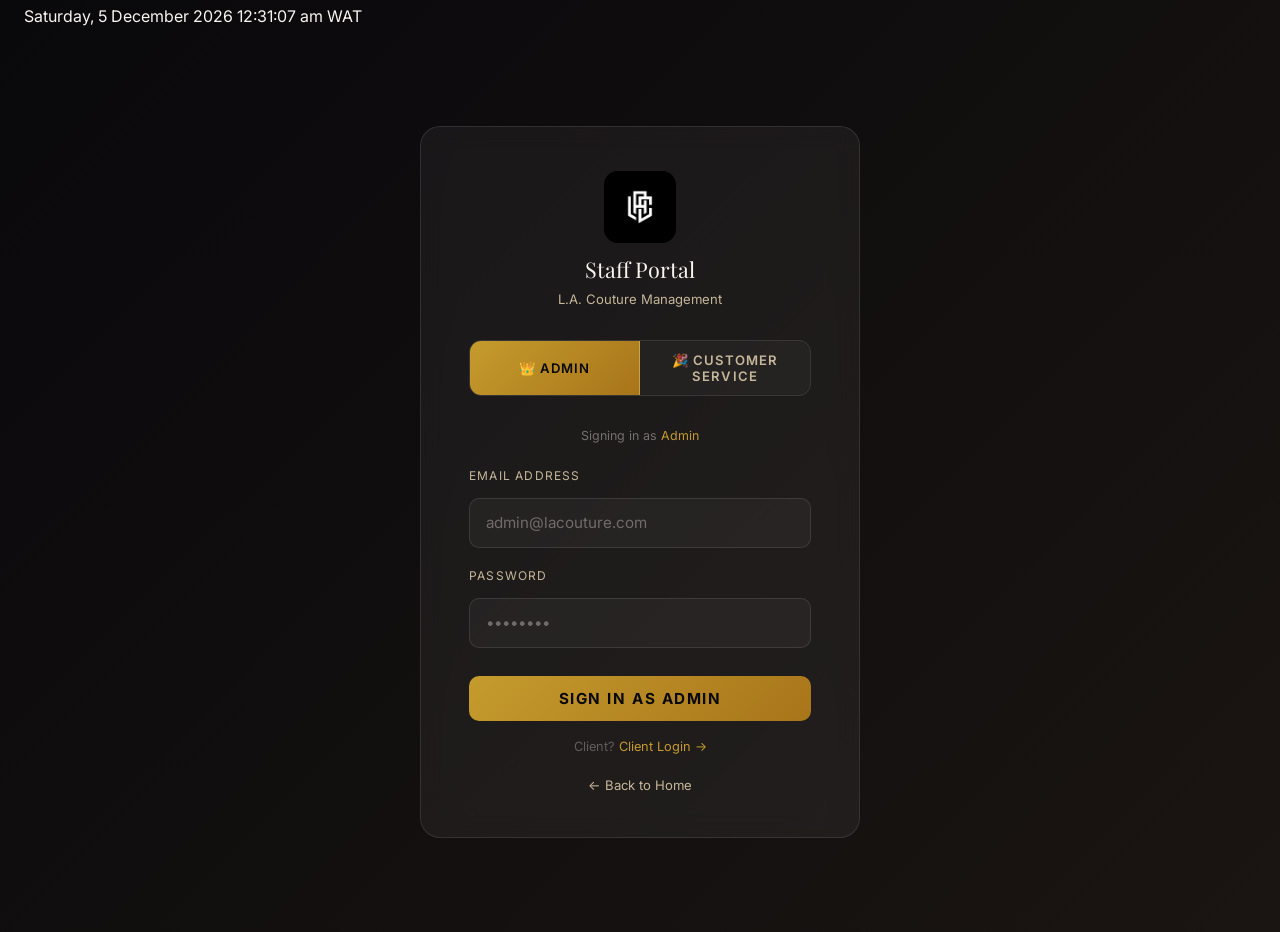
<file: admin-login.html>
<!DOCTYPE html>
<html lang="en">
<head>
  <meta charset="UTF-8" />
  <meta name="viewport" content="width=device-width, initial-scale=1.0" />
  <title>Staff Login — L.A. Couture</title>
  <link rel="preconnect" href="https://fonts.googleapis.com">
  <link rel="preconnect" href="https://fonts.gstatic.com" crossorigin>
  <link href="https://fonts.googleapis.com/css2?family=Inter:wght@400;500;600&family=Playfair+Display:ital,wght@0,400;0,600;1,400&display=swap" rel="stylesheet">
  <link rel="stylesheet" href="css/style.css" />
  <style>
    *,*::before,*::after{box-sizing:border-box;margin:0;padding:0;}
    body{font-family:var(--font-sans);background:linear-gradient(135deg,#09080b 0%,#1a1512 100%);min-height:100vh;}
    .auth-container{min-height:100vh;display:flex;align-items:center;justify-content:center;padding:20px;}
    .auth-card{background:rgba(255,255,255,0.05);border:1px solid rgba(255,255,255,0.1);border-radius:20px;padding:44px 48px;max-width:440px;width:100%;backdrop-filter:blur(12px);}
    .auth-logo{text-align:center;margin-bottom:28px;}
    .auth-logo img{width:72px;height:72px;border-radius:14px;object-fit:cover;margin-bottom:12px;}
    .auth-logo h1{font-family:var(--font-display);font-size:1.35rem;color:var(--ivory);font-weight:400;margin-bottom:4px;}
    .auth-logo p{color:var(--muted);font-size:0.82rem;}

    /* Role tabs */
    .role-tabs{display:grid;grid-template-columns:1fr 1fr;gap:0;border:1px solid rgba(255,255,255,0.12);border-radius:12px;overflow:hidden;margin-bottom:28px;}
    .role-tab{padding:11px;text-align:center;font-size:0.82rem;font-weight:600;text-transform:uppercase;letter-spacing:0.08em;cursor:pointer;border:none;background:rgba(255,255,255,0.03);color:var(--muted);transition:all 0.2s;}
    .role-tab.active-admin{background:linear-gradient(135deg,var(--gold) 0%,#a8751a 100%);color:#09080b;}
    .role-tab.active-cs{background:linear-gradient(135deg,#28a745,#1e7e34);color:#fff;}
    .role-tab:first-child{border-right:1px solid rgba(255,255,255,0.12);}

    /* Form */
    .form-group{margin-bottom:20px;}
    .form-group label{display:block;color:var(--muted);font-size:0.75rem;text-transform:uppercase;letter-spacing:0.1em;margin-bottom:7px;}
    .form-group input{width:100%;padding:12px 16px;border-radius:10px;border:1px solid rgba(255,255,255,0.1);background:rgba(255,255,255,0.04);color:var(--ivory);font-size:0.95rem;transition:all 0.2s;outline:none;}
    .form-group input::placeholder{color:rgba(248,244,239,0.35);}

    /* Gold focus (admin) */
    body.mode-admin .form-group input:focus{border-color:var(--gold);}
    /* Green focus (cs) */
    body.mode-cs .form-group input:focus{border-color:#4caf50;}

    .auth-btn{width:100%;padding:13px;border:none;border-radius:10px;font-size:0.95rem;font-weight:700;cursor:pointer;transition:all 0.25s;text-transform:uppercase;letter-spacing:0.1em;}
    .auth-btn:hover{transform:translateY(-1px);}
    .auth-btn:disabled{opacity:0.55;cursor:not-allowed;transform:none;}
    .btn-admin{background:linear-gradient(135deg,var(--gold) 0%,#a8751a 100%);color:#09080b;}
    .btn-admin:hover{box-shadow:0 8px 24px rgba(197,155,45,0.35);}
    .btn-cs{background:linear-gradient(135deg,#28a745,#1e7e34);color:#fff;}
    .btn-cs:hover{box-shadow:0 8px 24px rgba(40,167,69,0.35);}

    .auth-error{background:rgba(255,69,69,0.1);border:1px solid rgba(255,69,69,0.3);color:#ff6b6b;padding:12px 16px;border-radius:8px;margin-bottom:20px;display:none;font-size:0.88rem;line-height:1.5;}
    .back-link{text-align:center;margin-top:22px;}
    .back-link a{color:var(--muted);text-decoration:none;font-size:0.82rem;transition:color 0.2s;}
    .back-link a:hover{color:var(--gold);}
    .divider{text-align:center;margin-top:14px;font-size:0.8rem;color:rgba(248,244,239,0.3);}
    .divider a{color:var(--gold);text-decoration:none;}
    .divider a:hover{text-decoration:underline;}

    /* Role hint */
    .role-hint{font-size:0.78rem;color:rgba(248,244,239,0.4);text-align:center;margin-bottom:20px;}
    .role-hint span{color:var(--gold);}
  </style>
</head>
<body class="mode-admin" style="background:linear-gradient(135deg,#09080b 0%,#1a1512 100%);">

  <div class="topbar" style="padding:6px 24px;">
    <div class="topbar-inner">
      <span id="clock-date"></span>
      <span id="clock-time"></span>
    </div>
  </div>

  <div class="auth-container">
    <div class="auth-card">

      <div class="auth-logo">
        <img src="img/logo2.jpg" alt="L.A. Couture">
        <h1>Staff Portal</h1>
        <p>L.A. Couture Management</p>
      </div>

      <!-- Role Tabs -->
      <div class="role-tabs">
        <button class="role-tab active-admin" id="tabAdmin" onclick="switchRole('admin')">&#128081; Admin</button>
        <button class="role-tab" id="tabCS" onclick="switchRole('cs')">&#127881; Customer Service</button>
      </div>

      <p class="role-hint" id="roleHint">Signing in as <span>Admin</span></p>

      <form id="staffLoginForm">
        <div class="auth-error" id="errorMsg"></div>

        <div class="form-group">
          <label for="email">Email Address</label>
          <input type="email" id="email" placeholder="admin@lacouture.com" required autocomplete="username">
        </div>

        <div class="form-group">
          <label for="password">Password</label>
          <input type="password" id="password" placeholder="••••••••" required autocomplete="current-password">
        </div>

        <button type="submit" class="auth-btn btn-admin" id="loginBtn">Sign In as Admin</button>
      </form>

      <div class="divider" style="margin-top:18px;">
        Client? <a href="client-login.html">Client Login →</a>
      </div>
      <div class="back-link">
        <a href="index.html">← Back to Home</a>
      </div>

    </div>
  </div>

  <script src="js/api.js"></script>
  <script src="js/auth.js"></script>
  <script>
  (function () {
    'use strict';

    let currentRole = 'admin';

    // Redirect if already logged in
    const u = (function() {
      try { const s = localStorage.getItem('la_couture_current_user'); return s ? JSON.parse(s) : null; } catch { return null; }
    })();
    if (u && u.role === 'admin') { window.location.href = 'admin-dashboard.html'; return; }
    if (u && u.role === 'cs')    { window.location.href = 'cs-dashboard.html'; return; }

    window.switchRole = function(role) {
      currentRole = role;
      const tabAdmin  = document.getElementById('tabAdmin');
      const tabCS     = document.getElementById('tabCS');
      const loginBtn  = document.getElementById('loginBtn');
      const emailIn   = document.getElementById('email');
      const hintSpan  = document.querySelector('#roleHint span');
      const errorMsg  = document.getElementById('errorMsg');
      errorMsg.style.display = 'none';

      if (role === 'admin') {
        tabAdmin.className = 'role-tab active-admin';
        tabCS.className    = 'role-tab';
        loginBtn.className = 'auth-btn btn-admin';
        loginBtn.textContent = 'Sign In as Admin';
        emailIn.placeholder  = 'admin@lacouture.com';
        hintSpan.textContent = 'Admin';
        document.body.className = 'mode-admin';
      } else {
        tabCS.className    = 'role-tab active-cs';
        tabAdmin.className = 'role-tab';
        loginBtn.className = 'auth-btn btn-cs';
        loginBtn.textContent = 'Sign In as Customer Service';
        emailIn.placeholder  = 'cs@lacouture.com';
        hintSpan.textContent = 'Customer Service';
        document.body.className = 'mode-cs';
      }
    };

    const form     = document.getElementById('staffLoginForm');
    const errorMsg = document.getElementById('errorMsg');
    const loginBtn = document.getElementById('loginBtn');

    form.addEventListener('submit', async function (e) {
      e.preventDefault();
      loginBtn.disabled    = true;
      loginBtn.textContent = 'Signing in…';
      errorMsg.style.display = 'none';

      const email    = document.getElementById('email').value.trim();
      const password = document.getElementById('password').value;

      const rlKey = currentRole + '-login';
      if (typeof FormSecurity !== 'undefined') {
        const rl = FormSecurity.checkRateLimit(rlKey, 5, 5 * 60 * 1000);
        if (!rl.allowed) {
          errorMsg.textContent   = `Too many attempts. Try again in ${rl.waitSecs}s.`;
          errorMsg.style.display = 'block';
          loginBtn.disabled    = false;
          loginBtn.textContent = currentRole === 'admin' ? 'Sign In as Admin' : 'Sign In as Customer Service';
          return;
        }
      }

      const res = currentRole === 'admin'
        ? await LAApi.auth.adminLogin(email, password)
        : await LAApi.auth.csLogin(email, password);

      if (res.ok) {
        window.location.href = currentRole === 'admin' ? 'admin-dashboard.html' : 'cs-dashboard.html';
      } else {
        errorMsg.textContent   = res.data?.message || 'Invalid credentials. Please try again.';
        errorMsg.style.display = 'block';
        loginBtn.disabled    = false;
        loginBtn.textContent = currentRole === 'admin' ? 'Sign In as Admin' : 'Sign In as Customer Service';
      }
    });
  })();
  </script>
</body>
</html>
</file>
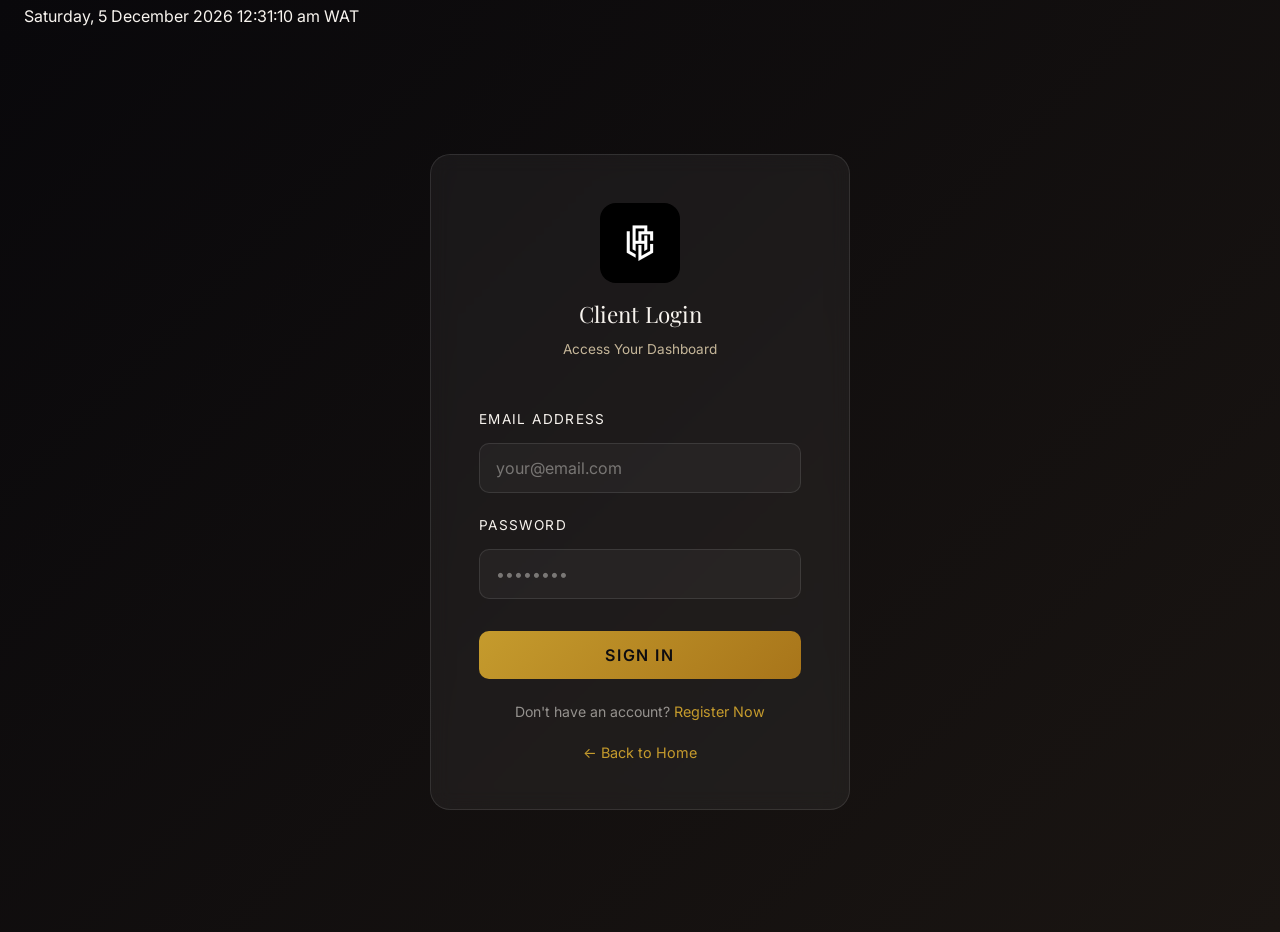
<file: client-dashboard.html>
<!DOCTYPE html>
<html lang="en">
<head>
  <meta charset="UTF-8" />
  <meta name="viewport" content="width=device-width, initial-scale=1.0" />
  <title>Client Dashboard &mdash; L.A. Couture</title>
  <link rel="preconnect" href="https://fonts.googleapis.com">
  <link rel="preconnect" href="https://fonts.gstatic.com" crossorigin>
  <link href="https://fonts.googleapis.com/css2?family=Inter:wght@400;500;600&family=Playfair+Display:ital,wght@0,400;0,600;1,400&display=swap" rel="stylesheet">
  <link rel="stylesheet" href="css/style.css" />
  <style>
    *,*::before,*::after{box-sizing:border-box;}
    body{background:var(--navy);min-height:100vh;font-family:var(--font-sans);}
    .db-wrap{max-width:1100px;margin:0 auto;padding:32px 20px;}

    /* HEADER */
    .db-header{display:flex;justify-content:space-between;align-items:center;margin-bottom:36px;padding-bottom:24px;border-bottom:1px solid rgba(255,255,255,0.08);flex-wrap:wrap;gap:12px;}
    .db-header h1{color:var(--ivory);font-family:var(--font-display);font-size:1.8rem;margin:0;font-weight:400;letter-spacing:0.04em;}
    .db-header-actions{display:flex;align-items:center;gap:8px;flex-wrap:wrap;}
    .btn-home{display:inline-flex;align-items:center;gap:6px;padding:9px 16px;background:rgba(197,155,45,0.08);color:var(--gold);border:1px solid rgba(197,155,45,0.25);border-radius:8px;font-size:0.82rem;font-weight:600;text-decoration:none;transition:background 0.2s;white-space:nowrap;}
    .btn-home:hover{background:rgba(197,155,45,0.18);}
    .btn-logout{padding:9px 16px;background:rgba(255,69,69,0.08);color:#ff6b6b;border:1px solid rgba(255,69,69,0.25);border-radius:8px;cursor:pointer;font-size:0.82rem;font-weight:600;transition:background 0.2s;white-space:nowrap;}
    .btn-logout:hover{background:rgba(255,69,69,0.18);}

    /* TABS */
    .tabs{display:flex;gap:0;margin-bottom:28px;border-bottom:1px solid rgba(255,255,255,0.08);overflow-x:auto;scrollbar-width:none;}
    .tabs::-webkit-scrollbar{display:none;}
    .tab-btn{padding:12px 18px;background:transparent;border:none;border-bottom:2px solid transparent;color:rgba(248,244,239,0.45);cursor:pointer;font-size:0.8rem;font-weight:600;letter-spacing:0.07em;text-transform:uppercase;white-space:nowrap;transition:color 0.2s,border-color 0.2s;flex-shrink:0;min-height:44px;}
    .tab-btn:hover{color:var(--ivory);}
    .tab-btn.active{color:var(--gold);border-bottom-color:var(--gold);}
    .tab-pane{display:none;}
    .tab-pane.active{display:block;}

    /* PROFILE CARDS */
    .info-grid{display:grid;grid-template-columns:repeat(auto-fit,minmax(280px,1fr));gap:18px;margin-bottom:20px;}
    .card{background:rgba(255,255,255,0.03);border:1px solid rgba(255,255,255,0.08);border-radius:16px;padding:24px;transition:border-color 0.2s;}
    .card:hover{border-color:rgba(197,155,45,0.2);}
    .card-label{font-size:0.68rem;text-transform:uppercase;letter-spacing:0.12em;color:var(--gold);margin-bottom:16px;font-weight:700;}
    .card-row{display:flex;justify-content:space-between;align-items:center;padding:8px 0;border-bottom:1px solid rgba(255,255,255,0.05);}
    .card-row:last-child{border-bottom:none;}
    .card-row-label{font-size:0.78rem;color:var(--muted);font-weight:500;}
    .card-row-val{font-size:0.88rem;color:var(--ivory);font-weight:500;text-align:right;}
    .card p{color:var(--text);margin:8px 0;font-size:0.88rem;line-height:1.6;}
    .card strong{color:var(--ivory);}

    /* STATUS BADGE */
    .badge{display:inline-block;padding:4px 12px;border-radius:999px;font-size:0.68rem;font-weight:700;text-transform:uppercase;letter-spacing:0.06em;}
    .badge-approved,.badge-confirmed{background:rgba(76,175,80,0.15);color:#66bb6a;border:1px solid rgba(76,175,80,0.3);}
    .badge-pending{background:rgba(255,193,7,0.15);color:#ffc107;border:1px solid rgba(255,193,7,0.3);}
    .badge-rejected,.badge-cancelled{background:rgba(244,67,54,0.15);color:#ef5350;border:1px solid rgba(244,67,54,0.3);}

    /* STAT MINI CARDS (orders summary) */
    .mini-stats{display:grid;grid-template-columns:repeat(auto-fit,minmax(140px,1fr));gap:14px;margin-bottom:24px;}
    .mini-stat{background:rgba(255,255,255,0.04);border:1px solid rgba(255,255,255,0.08);border-radius:12px;padding:18px 16px;text-align:center;}
    .mini-stat-num{font-family:var(--font-display);font-size:1.8rem;color:var(--gold);line-height:1;margin-bottom:4px;}
    .mini-stat-lbl{font-size:0.68rem;text-transform:uppercase;letter-spacing:0.1em;color:var(--muted);}

    /* FORM */
    .form-group{margin-bottom:16px;}
    .form-group label{display:block;color:var(--text);margin-bottom:7px;font-size:0.78rem;font-weight:600;text-transform:uppercase;letter-spacing:0.06em;}
    .form-group input,.form-group textarea,.form-group select{width:100%;padding:11px 14px;background:rgba(255,255,255,0.04);border:1px solid rgba(255,255,255,0.1);border-radius:8px;color:var(--ivory);font-size:0.92rem;font-family:inherit;outline:none;transition:border-color 0.2s;}
    .form-group input:focus,.form-group textarea:focus,.form-group select:focus{border-color:var(--gold);background:rgba(255,255,255,0.06);}
    .form-group select{background-color:rgba(17,16,23,0.98);}
    .form-group textarea{min-height:110px;resize:vertical;}
    .btn-submit{display:inline-flex;align-items:center;justify-content:center;min-height:44px;padding:11px 28px;background:var(--gold);color:#09080b;border:none;border-radius:8px;cursor:pointer;font-weight:700;font-size:0.88rem;letter-spacing:0.06em;text-transform:uppercase;transition:background 0.2s,transform 0.15s;width:100%;}
    .btn-submit:hover{background:var(--gold-light);transform:translateY(-1px);}
    .success-msg{background:rgba(76,175,80,0.1);border:1px solid rgba(76,175,80,0.25);color:#66bb6a;padding:12px 16px;border-radius:8px;margin-bottom:18px;font-size:0.85rem;display:none;}

    /* ENQUIRY LIST */
    .enquiry-list{display:grid;gap:12px;}
    .enquiry-item{background:rgba(255,255,255,0.03);border:1px solid rgba(255,255,255,0.08);border-radius:12px;padding:18px 20px;cursor:pointer;transition:border-color 0.2s,background 0.2s;}
    .enquiry-item:hover{border-color:rgba(197,155,45,0.35);background:rgba(255,255,255,0.05);}
    .enquiry-item h4{color:var(--ivory);margin:0 0 8px;font-size:0.95rem;font-weight:600;}
    .enquiry-item p{color:var(--text);margin:3px 0;font-size:0.82rem;line-height:1.5;}

    /* ORDERS / RECEIPTS */
    .receipt-card{background:rgba(255,255,255,0.03);border:1px solid rgba(255,255,255,0.08);border-radius:14px;overflow:hidden;transition:border-color 0.2s;margin-bottom:14px;}
    .receipt-card:hover{border-color:rgba(197,155,45,0.3);}
    .receipt-band{background:linear-gradient(135deg,rgba(197,155,45,0.1),rgba(197,155,45,0.03));padding:16px 20px;border-bottom:1px solid rgba(255,255,255,0.06);display:flex;justify-content:space-between;align-items:center;flex-wrap:wrap;gap:8px;}
    .receipt-ref{font-family:monospace;font-size:0.85rem;color:var(--gold);font-weight:700;letter-spacing:0.04em;}
    .receipt-date{font-size:0.72rem;color:var(--muted);margin-top:2px;}
    .receipt-body{padding:16px 20px;}
    .receipt-items-summary{font-size:0.83rem;color:var(--text);margin-bottom:10px;line-height:1.5;}
    .receipt-total-row{display:flex;justify-content:space-between;align-items:center;padding-top:10px;border-top:1px solid rgba(255,255,255,0.06);}
    .receipt-total-label{font-size:0.72rem;text-transform:uppercase;letter-spacing:0.1em;color:var(--muted);}
    .receipt-total-amount{font-family:var(--font-display);font-size:1.15rem;color:var(--gold);}
    .receipt-actions{padding:10px 20px 16px;display:flex;gap:10px;}
    .btn-receipt{flex:1;min-height:40px;padding:9px 10px;background:rgba(197,155,45,0.1);color:var(--gold);border:1px solid rgba(197,155,45,0.25);border-radius:8px;cursor:pointer;font-size:0.78rem;font-weight:700;text-transform:uppercase;letter-spacing:0.06em;transition:background 0.2s;}
    .btn-receipt:hover{background:rgba(197,155,45,0.2);}

    /* EMPTY STATE */
    .empty-state{text-align:center;padding:50px 20px;color:var(--muted);}
    .empty-state svg{opacity:0.18;margin-bottom:14px;display:block;margin-left:auto;margin-right:auto;}
    .empty-state p{font-size:0.88rem;line-height:1.6;}
    .empty-state a{color:var(--gold);text-decoration:none;}

    /* MESSAGES */
    .msg-item{background:rgba(255,255,255,0.03);border:1px solid rgba(255,255,255,0.07);border-radius:10px;padding:14px 16px;margin-bottom:10px;}
    .msg-sender{font-weight:700;color:var(--gold);font-size:0.8rem;margin-bottom:4px;}
    .msg-text{color:var(--text);line-height:1.65;font-size:0.88rem;}
    .msg-time{font-size:0.7rem;color:var(--muted);margin-top:5px;}

    /* MODAL */
    .modal-overlay{position:fixed;inset:0;background:rgba(0,0,0,0.75);z-index:1000;display:none;align-items:center;justify-content:center;padding:16px;}
    .modal-overlay.open{display:flex;}
    .modal-box{background:#0d0c10;border:1px solid rgba(255,255,255,0.1);border-radius:18px;padding:28px;max-width:560px;width:100%;max-height:90vh;overflow-y:auto;position:relative;}
    .modal-close-btn{position:absolute;top:14px;right:14px;background:rgba(255,255,255,0.06);border:1px solid rgba(255,255,255,0.1);border-radius:50%;width:36px;height:36px;min-height:36px;color:var(--text);font-size:1.1rem;cursor:pointer;display:flex;align-items:center;justify-content:center;line-height:1;transition:background 0.2s;}
    .modal-close-btn:hover{background:rgba(255,255,255,0.12);}

    /* RECEIPT PRINT MODAL */
    .receipt-print-modal{position:fixed;inset:0;background:rgba(0,0,0,0.85);z-index:1100;display:none;align-items:center;justify-content:center;padding:16px;}
    .receipt-print-modal.open{display:flex;}
    .receipt-print-box{background:#0d0c10;border:1px solid rgba(197,155,45,0.3);border-radius:20px;max-width:540px;width:100%;max-height:92vh;overflow-y:auto;}
    .receipt-print-content{padding:28px 28px 8px;}
    .receipt-print-actions{padding:14px 28px 24px;display:flex;gap:10px;flex-wrap:wrap;}
    .btn-print{flex:1;min-height:44px;padding:12px;background:var(--gold);color:#09080b;border:none;border-radius:10px;font-weight:700;cursor:pointer;font-size:0.85rem;text-transform:uppercase;letter-spacing:0.07em;transition:background 0.2s;}
    .btn-print:hover{background:var(--gold-light);}
    .btn-close-modal{min-height:44px;padding:12px 18px;background:rgba(255,255,255,0.05);color:var(--text);border:1px solid rgba(255,255,255,0.1);border-radius:10px;cursor:pointer;font-size:0.85rem;transition:background 0.2s;}
    .btn-close-modal:hover{background:rgba(255,255,255,0.09);}

    /* RECEIPT CONTENT STYLES */
    .rcp-header{display:flex;align-items:center;gap:13px;margin-bottom:20px;padding-bottom:16px;border-bottom:1px solid rgba(255,255,255,0.08);}
    .rcp-header img{width:40px;height:40px;border-radius:9px;object-fit:cover;flex-shrink:0;}
    .rcp-brand-name{font-family:var(--font-display);font-size:1rem;color:var(--ivory);letter-spacing:0.08em;}
    .rcp-brand-sub{font-size:0.65rem;color:var(--muted);text-transform:uppercase;letter-spacing:0.12em;margin-top:2px;}
    .rcp-meta{display:grid;grid-template-columns:1fr 1fr;gap:12px;margin-bottom:20px;font-size:0.8rem;}
    .rcp-meta-label{font-size:0.65rem;text-transform:uppercase;letter-spacing:0.08em;color:var(--muted);margin-bottom:2px;}
    .rcp-meta-val{color:var(--ivory);}
    .rcp-meta-val.gold{color:var(--gold);font-family:monospace;font-weight:700;font-size:0.82rem;}
    .rcp-table{width:100%;border-collapse:collapse;margin-bottom:4px;}
    .rcp-table th{color:var(--muted);font-size:0.65rem;text-transform:uppercase;letter-spacing:0.08em;padding:5px 0;border-bottom:1px solid rgba(255,255,255,0.07);text-align:left;font-weight:600;}
    .rcp-table td{padding:9px 0;border-bottom:1px solid rgba(255,255,255,0.04);color:var(--text);vertical-align:top;font-size:0.83rem;}
    .rcp-table td:last-child{text-align:right;color:var(--ivory);}
    .rcp-total{display:flex;justify-content:space-between;align-items:center;padding:12px 0 0;border-top:1px solid rgba(255,255,255,0.08);margin-top:4px;}
    .rcp-total-label{font-size:0.75rem;text-transform:uppercase;letter-spacing:0.1em;color:var(--muted);}
    .rcp-total-amount{font-family:var(--font-display);font-size:1.25rem;color:var(--gold);}
    .rcp-note{margin-top:18px;padding:12px 14px;background:rgba(197,155,45,0.05);border:1px solid rgba(197,155,45,0.12);border-radius:10px;font-size:0.73rem;color:var(--muted);line-height:1.7;}

    /* RESPONSIVE */
    @media(max-width:640px){
      .db-wrap{padding:20px 14px;}
      .db-header h1{font-size:1.4rem;}
      .btn-home span,.btn-home svg+span{font-size:0;width:0;overflow:hidden;} /* icon only on xs */
      .btn-home{padding:9px 12px;gap:0;}
      .btn-home svg{width:16px;height:16px;}
      .tabs{margin-bottom:20px;}
      .tab-btn{padding:10px 12px;font-size:0.72rem;}
      .info-grid{grid-template-columns:1fr;}
      .receipt-band{padding:14px 16px;}
      .receipt-body{padding:14px 16px;}
      .receipt-actions{padding:8px 16px 14px;}
      .modal-box{padding:20px 16px;}
      .receipt-print-content{padding:20px 16px 8px;}
      .receipt-print-actions{padding:12px 16px 20px;}
      .rcp-meta{grid-template-columns:1fr;}
      .mini-stats{grid-template-columns:repeat(2,1fr);}
    }
    .receipt-print-actions{padding:16px 32px 28px;display:flex;gap:10px;flex-wrap:wrap;}
    .btn-print{flex:1;padding:12px;background:var(--gold);color:#09080b;border:none;border-radius:10px;font-weight:700;cursor:pointer;font-size:0.88rem;text-transform:uppercase;letter-spacing:0.08em;}
    .btn-close-modal{padding:12px 20px;background:rgba(255,255,255,0.05);color:var(--text);border:1px solid rgba(255,255,255,0.1);border-radius:10px;cursor:pointer;font-size:0.88rem;}

    /* RECEIPT INTERNAL STYLES */
    .rcp-header{display:flex;align-items:center;gap:14px;margin-bottom:22px;padding-bottom:18px;border-bottom:1px solid rgba(255,255,255,0.08);}
    .rcp-header img{width:42px;height:42px;border-radius:10px;object-fit:cover;}
    .rcp-brand-name{font-family:var(--font-display);font-size:1.05rem;color:var(--ivory);letter-spacing:0.08em;}
    .rcp-brand-sub{font-size:0.68rem;color:var(--muted);text-transform:uppercase;letter-spacing:0.12em;margin-top:2px;}
    .rcp-meta{display:grid;grid-template-columns:1fr 1fr;gap:14px;margin-bottom:22px;font-size:0.82rem;}
    .rcp-meta-label{font-size:0.68rem;text-transform:uppercase;letter-spacing:0.08em;color:var(--muted);margin-bottom:3px;}
    .rcp-meta-val{color:var(--ivory);}
    .rcp-meta-val.gold{color:var(--gold);font-family:monospace;font-weight:700;}
    .rcp-table{width:100%;border-collapse:collapse;font-size:0.83rem;margin-bottom:4px;}
    .rcp-table th{color:var(--muted);font-size:0.68rem;text-transform:uppercase;letter-spacing:0.08em;padding:6px 0;border-bottom:1px solid rgba(255,255,255,0.07);text-align:left;}
    .rcp-table td{padding:10px 0;border-bottom:1px solid rgba(255,255,255,0.04);color:var(--text);vertical-align:top;}
    .rcp-table td:last-child{text-align:right;color:var(--ivory);}
    .rcp-total{display:flex;justify-content:space-between;align-items:center;padding:14px 0 0;border-top:1px solid rgba(255,255,255,0.08);margin-top:6px;}
    .rcp-total-label{font-size:0.78rem;text-transform:uppercase;letter-spacing:0.1em;color:var(--muted);}
    .rcp-total-amount{font-family:var(--font-display);font-size:1.3rem;color:var(--gold);}
    .rcp-note{margin-top:20px;padding:13px 15px;background:rgba(197,155,45,0.06);border:1px solid rgba(197,155,45,0.14);border-radius:10px;font-size:0.76rem;color:var(--muted);line-height:1.7;}

    @media(max-width:600px){
      .db-header{flex-direction:column;align-items:flex-start;}
      .info-grid{grid-template-columns:1fr;}
      .rcp-meta{grid-template-columns:1fr;}
    }
  </style>
</head>
<body>
<div class="db-wrap">

  <!-- HEADER -->
  <div class="db-header">
    <h1>My Dashboard</h1>
    <div class="db-header-actions">
      <div style="display:flex;flex-direction:column;align-items:flex-end;gap:1px;margin-right:8px;">
        <span id="clock-time" style="font-size:0.8rem;color:var(--gold);font-weight:600;font-variant-numeric:tabular-nums;letter-spacing:0.07em;"></span>
        <span id="clock-date" style="font-size:0.62rem;color:var(--muted);letter-spacing:0.05em;text-transform:uppercase;"></span>
      </div>
      <a href="index.html" class="btn-home">
        <svg width="14" height="14" viewBox="0 0 24 24" fill="none" stroke="currentColor" stroke-width="2"><path d="M3 9l9-7 9 7v11a2 2 0 0 1-2 2H5a2 2 0 0 1-2-2z"/><polyline points="9 22 9 12 15 12 15 22"/></svg>
        Back to Home
      </a>
      <button class="btn-logout" onclick="doLogout()">Logout</button>
    </div>
  </div>

  <!-- TABS -->
  <div class="tabs" role="tablist">
    <button class="tab-btn active" data-tab="profile">Profile</button>
    <button class="tab-btn" data-tab="orders">My Orders</button>
    <button class="tab-btn" data-tab="enquiry">New Message</button>
    <button class="tab-btn" data-tab="enquiries" id="inboxTab">Inbox <span id="inboxBadge" style="display:none;background:var(--gold);color:#09080b;border-radius:999px;font-size:0.65rem;padding:1px 6px;margin-left:4px;font-weight:700;"></span></button>
    <button class="tab-btn" data-tab="messages">All Messages</button>
  </div>

  <!-- PROFILE TAB -->
  <div id="profile" class="tab-pane active">
    <div class="info-grid">
      <div class="card">
        <div class="card-label">Account Information</div>
        <p><strong>Name:</strong> <span id="cName">—</span></p>
        <p><strong>Email:</strong> <span id="cEmail">—</span></p>
        <p><strong>Phone:</strong> <span id="cPhone">—</span></p>
        <p><strong>Member since:</strong> <span id="cDate">—</span></p>
      </div>
      <div class="card">
        <div class="card-label">Account Status</div>
        <p>Your current status:</p>
        <div id="cStatus" style="margin-top:8px;"></div>
        <p style="margin-top:16px;font-size:0.82rem;color:var(--muted);">Approved accounts can access full services and submit orders.</p>
      </div>
    </div>
  </div>

  <!-- MY ORDERS TAB -->
  <div id="orders" class="tab-pane">
    <div id="ordersList">
      <div class="empty-state">
        <svg width="44" height="44" viewBox="0 0 24 24" fill="none" stroke="currentColor" stroke-width="1"><path d="M6 2 3 6v14a2 2 0 0 0 2 2h14a2 2 0 0 0 2-2V6l-3-4z"/><line x1="3" y1="6" x2="21" y2="6"/><path d="M16 10a4 4 0 0 1-8 0"/></svg>
        <p>No orders yet. Visit our <a href="collections.html">Collections</a> to place your first order.</p>
      </div>
    </div>
  </div>

  <!-- NEW MESSAGE TAB -->
  <div id="enquiry" class="tab-pane">
    <div class="card">
      <div class="card-label">Send Message to CS Team</div>
      <p style="color:var(--muted);font-size:0.82rem;margin-bottom:18px;">Start a new conversation with our Customer Service team. We reply within 24 hours.</p>
      <div class="success-msg" id="enqSuccess">Message sent! Check your Inbox for replies.</div>
      <form id="enquiryForm" novalidate>
        <div class="form-group">
          <label for="enqSubject">Subject *</label>
          <input type="text" id="enqSubject" placeholder="e.g., Bespoke suit enquiry" required>
        </div>
        <div class="form-group">
          <label for="enqCategory">Topic *</label>
          <select id="enqCategory" required>
            <option value="">Select a topic</option>
            <option value="luxury-suits">Luxury Suits</option>
            <option value="bespoke">Bespoke Commission</option>
            <option value="agbada">Agbada &amp; Native</option>
            <option value="accessories">Accessories</option>
            <option value="order">Order Enquiry</option>
            <option value="general">General Enquiry</option>
          </select>
        </div>
        <div class="form-group">
          <label for="enqMessage">Message *</label>
          <textarea id="enqMessage" placeholder="Type your message to CS…" required></textarea>
        </div>
        <button type="submit" class="btn-submit">Send Message to CS</button>
      </form>
    </div>
  </div>

  <!-- INBOX TAB -->
  <div id="enquiries" class="tab-pane">
    <div style="display:flex;justify-content:space-between;align-items:center;margin-bottom:16px;flex-wrap:wrap;gap:8px;">
      <h3 style="color:var(--ivory);font-family:var(--font-display);font-weight:400;font-size:1.1rem;margin:0;">Your Inbox</h3>
      <button class="btn-home" onclick="switchToNewMessage()" style="font-size:0.78rem;padding:7px 14px;">+ New Message</button>
    </div>
    <div id="enquiriesList" class="enquiry-list">
      <div class="empty-state"><p>No messages yet. Send your first message to CS using "New Message".</p></div>
    </div>
  </div>

  <!-- ALL MESSAGES TAB -->
  <div id="messages" class="tab-pane">
    <div class="card">
      <div class="card-label">All Messages (Chronological)</div>
      <div id="messagesList">
        <div class="empty-state" style="padding:30px 0;"><p>No messages yet.</p></div>
      </div>
    </div>
  </div>

</div><!-- /db-wrap -->

<!-- RECEIPT PRINT MODAL -->
<div id="receiptModal" class="receipt-print-modal">
  <div class="receipt-print-box">
    <div class="receipt-print-content" id="receiptPrintArea"></div>
    <div class="receipt-print-actions">
      <button class="btn-print" onclick="printClientReceipt()">&#128438; Print / Save PDF</button>
      <button class="btn-close-modal" onclick="closeReceiptModal()">Close</button>
    </div>
  </div>
</div>

<!-- ENQUIRY DETAIL MODAL -->
<div id="enqModal" class="modal-overlay">
  <div class="modal-box">
    <button class="modal-close-btn" onclick="closeEnqModal()">&times;</button>
    <div id="enqDetail"></div>
  </div>
</div>

<script src="js/api.js"></script>
<script src="js/auth.js"></script>
<script>
(function() {
  'use strict';

  /* ── Auth guard ─────────────────────── */
  const user = AuthSystem.getCurrentUser();
  if (!user || user.role !== 'client') {
    window.location.href = 'client-login.html';
    return;
  }

  /* ── XSS escape helper ───────────────── */
  const esc = window.escapeHtml || (s => String(s == null ? '' : s).replace(/&/g,'&amp;').replace(/</g,'&lt;').replace(/>/g,'&gt;').replace(/"/g,'&quot;').replace(/'/g,'&#39;'));

  /* ── Profile ────────────────────────── */
  document.getElementById('cName').textContent  = user.name  || '—';
  document.getElementById('cEmail').textContent = user.email || '—';
  document.getElementById('cPhone').textContent = user.phone || 'Not provided';
  document.getElementById('cDate').textContent  = user.registeredAt ? new Date(user.registeredAt).toLocaleDateString('en-NG',{day:'2-digit',month:'short',year:'numeric'}) : '—';
  const st = (user.status||'pending').toLowerCase();
  document.getElementById('cStatus').innerHTML  = `<span class="badge badge-${st}">${st.toUpperCase()}</span>`;

  /* ── Tab navigation ─────────────────── */
  document.querySelectorAll('.tab-btn').forEach(btn => {
    btn.addEventListener('click', () => {
      document.querySelectorAll('.tab-btn').forEach(b => b.classList.remove('active'));
      document.querySelectorAll('.tab-pane').forEach(p => p.classList.remove('active'));
      btn.classList.add('active');
      const pane = document.getElementById(btn.dataset.tab);
      if (pane) pane.classList.add('active');
      if (btn.dataset.tab === 'orders')    renderOrders();
      if (btn.dataset.tab === 'enquiries') renderEnquiries();
      if (btn.dataset.tab === 'messages')  renderMessages();
    });
  });

  /* ── Enquiry form ───────────────────── */
  document.getElementById('enquiryForm').addEventListener('submit', async function(e) {
    e.preventDefault();
    const btn = this.querySelector('button[type="submit"]');
    const subject  = document.getElementById('enqSubject').value.trim();
    const category = document.getElementById('enqCategory').value;
    const message  = document.getElementById('enqMessage').value.trim();
    if (!subject || !category || !message) return;
    if (btn) { btn.disabled = true; btn.textContent = 'Sending…'; }
    if (window.LAApi) {
      const res = await LAApi.enquiries.create({ subject, category, description: message });
      if (res.ok) {
        const msg = document.getElementById('enqSuccess');
        if (msg) { msg.style.display = 'block'; setTimeout(() => { msg.style.display = 'none'; }, 3000); }
        this.reset();
        if (btn) { btn.disabled = false; btn.textContent = 'Send Enquiry'; }
        return;
      }
    }
    alert('Could not send enquiry. Please try again.');
    if (btn) { btn.disabled = false; btn.textContent = 'Send Enquiry'; }
  });

  /* ── Helpers ────────────────────────── */
  function fmtDate(iso) {
    if (!iso) return '—';
    return new Date(iso).toLocaleDateString('en-NG',{day:'2-digit',month:'short',year:'numeric'});
  }
  function fmtDateTime(iso) {
    if (!iso) return '—';
    return new Date(iso).toLocaleString('en-NG',{day:'2-digit',month:'short',year:'numeric',hour:'2-digit',minute:'2-digit'});
  }
  function fmtMoney(n) {
    return '&#8358; ' + Math.round(n||0).toLocaleString('en-NG');
  }

  /* ── ORDERS ─────────────────────────── */
  let _clientOrders = [];

  async function renderOrders() {
    // Try API first
    if (window.LAApi) {
      const res = await LAApi.orders.list();
      if (res.ok) {
        _clientOrders = Array.isArray(res.data) ? res.data : (res.data.data || []);
        renderOrderCards(_clientOrders); return;
      }
    }
    // Fallback: localStorage
    const allReceipts = JSON.parse(localStorage.getItem('la_couture_receipts') || '[]');
    _clientOrders = allReceipts.filter(r => r.email === user.email);
    renderOrderCards(_clientOrders.map(r => ({
      reference: r.orderId, id: r.id,
      items: r.items, total: r.total,
      status: r.status, created_at: r.createdAt,
    })));
  }

  function renderOrderCards(orders) {
    const container = document.getElementById('ordersList');
    if (orders.length === 0) {
      container.innerHTML = `<div class="empty-state"><svg width="44" height="44" viewBox="0 0 24 24" fill="none" stroke="currentColor" stroke-width="1"><path d="M6 2 3 6v14a2 2 0 0 0 2 2h14a2 2 0 0 0 2-2V6l-3-4z"/><line x1="3" y1="6" x2="21" y2="6"/><path d="M16 10a4 4 0 0 1-8 0"/></svg><p>No orders yet. Visit our <a href="collections.html">Collections</a> to place your first order.</p></div>`;
      return;
    }
    const sorted = [...orders].sort((a, b) => new Date(b.created_at || b.createdAt) - new Date(a.created_at || a.createdAt));
    container.innerHTML = sorted.map(r => {
      const items   = r.items || r.order_items || [];
      const summary = items.slice(0, 2).map(i => i.product_name || i.name).join(', ') + (items.length > 2 ? ` +${items.length - 2} more` : '');
      const st      = (r.status || 'pending').toLowerCase();
      const ref     = r.reference || r.orderId || r.id;
      const date    = r.created_at || r.createdAt;
      return `
        <div class="receipt-card">
          <div class="receipt-band">
            <div>
              <div class="receipt-ref">${ref}</div>
              <div class="receipt-date">${fmtDate(date)}</div>
            </div>
            <span class="badge badge-${st}">${st}</span>
          </div>
          <div class="receipt-body">
            <div class="receipt-items-summary">${summary || 'Order items'}</div>
            <div class="receipt-total-row">
              <span class="receipt-total-label">Total</span>
              <span class="receipt-total-amount">${fmtMoney(r.total)}</span>
            </div>
          </div>
          <div class="receipt-actions">
            <button class="btn-receipt" onclick="openReceipt(${JSON.stringify(r.id || ref)})">View Receipt</button>
          </div>
        </div>`;
    }).join('');
  }

  /* ── RECEIPT MODAL ──────────────────── */
  window.openReceipt = async function(rcpId) {
    let r = _clientOrders.find(x => (x.id == rcpId) || (x.reference == rcpId));
    if (!r && window.LAApi) {
      const res = await LAApi.orders.get(rcpId);
      if (res.ok) r = res.data;
    }
    if (!r) {
      const all = JSON.parse(localStorage.getItem('la_couture_receipts') || '[]');
      r = all.find(x => x.id === rcpId || x.orderId === rcpId);
    }
    if (!r) return;
    const st = (r.status||'pending').toLowerCase();
    const rows = (r.items||[]).map(i => `
      <tr>
        <td>${i.name}<br><span style="color:var(--muted);font-size:0.72rem;">${i.category||''}</span></td>
        <td style="text-align:center;">${i.qty}</td>
        <td style="text-align:right;">&#8358; ${(i.price||0).toLocaleString('en-NG')}</td>
        <td>&#8358; ${((i.price||0)*(i.qty||1)).toLocaleString('en-NG')}</td>
      </tr>`).join('');
    document.getElementById('receiptPrintArea').innerHTML = `
      <div class="rcp-header">
        <img src="img/logo2.jpg" alt="L.A. Couture">
        <div>
          <div class="rcp-brand-name">L.A. COUTURE</div>
          <div class="rcp-brand-sub">Azhata, FCT Abuja &middot; Official Receipt</div>
        </div>
        <span class="badge badge-${st}" style="margin-left:auto;">${st}</span>
      </div>
      <div class="rcp-meta">
        <div><div class="rcp-meta-label">Receipt No.</div><div class="rcp-meta-val gold">${r.id}</div></div>
        <div><div class="rcp-meta-label">Order Ref</div><div class="rcp-meta-val">${r.orderId}</div></div>
        <div><div class="rcp-meta-label">Client</div><div class="rcp-meta-val">${r.client||'—'}</div></div>
        <div><div class="rcp-meta-label">Date</div><div class="rcp-meta-val">${fmtDateTime(r.createdAt)}</div></div>
        <div><div class="rcp-meta-label">Email</div><div class="rcp-meta-val" style="font-size:0.78rem;">${r.email||'—'}</div></div>
      </div>
      <table class="rcp-table">
        <thead><tr><th>Item</th><th style="text-align:center;">Qty</th><th style="text-align:right;">Unit</th><th style="text-align:right;">Total</th></tr></thead>
        <tbody>${rows}</tbody>
      </table>
      <div class="rcp-total">
        <span class="rcp-total-label">Order Total</span>
        <span class="rcp-total-amount">&#8358; ${(r.total||0).toLocaleString('en-NG')}</span>
      </div>
      <div class="rcp-note">Payment via Paystack or bank transfer. 50% deposit confirms your order.<br>Queries? WhatsApp: <strong style="color:var(--gold);">+234 915 457 7746</strong> &middot; L.acouture014@gmail.com</div>`;
    document.getElementById('receiptModal').classList.add('open');
  };

  window.closeReceiptModal = function() {
    document.getElementById('receiptModal').classList.remove('open');
  };

  window.printClientReceipt = function() {
    const content = document.getElementById('receiptPrintArea');
    if (!content) return;
    const w = window.open('', '_blank', 'width=640,height=860');
    w.document.write(`<!DOCTYPE html><html><head><meta charset="UTF-8"><title>Receipt &mdash; L.A. Couture</title>
    <style>
      body{font-family:Georgia,serif;background:#fff;color:#111;padding:36px;max-width:560px;margin:0 auto;}
      .rcp-header{display:flex;align-items:center;gap:12px;margin-bottom:20px;padding-bottom:16px;border-bottom:2px solid #c59b2d;}
      .rcp-brand-name{font-size:1.2rem;font-weight:bold;letter-spacing:0.08em;}
      .rcp-brand-sub{font-size:0.68rem;color:#888;text-transform:uppercase;letter-spacing:0.1em;}
      .badge{display:inline-block;padding:3px 10px;border-radius:999px;font-size:0.68rem;font-weight:700;text-transform:uppercase;background:#fff3cd;color:#856404;border:1px solid #ffc107;margin-left:auto;}
      .badge-confirmed{background:#d4edda;color:#155724;border-color:#28a745;}
      .badge-cancelled{background:#f8d7da;color:#721c24;border-color:#f44336;}
      .rcp-meta{display:grid;grid-template-columns:1fr 1fr;gap:12px;margin-bottom:20px;font-size:0.82rem;}
      .rcp-meta-label{font-size:0.65rem;text-transform:uppercase;letter-spacing:0.08em;color:#666;margin-bottom:2px;}
      .rcp-meta-val{color:#111;}.rcp-meta-val.gold{color:#c59b2d;font-family:monospace;font-weight:bold;}
      table{width:100%;border-collapse:collapse;margin:14px 0;}
      th{font-size:0.65rem;text-transform:uppercase;letter-spacing:0.08em;color:#666;border-bottom:1px solid #ddd;padding:6px 0;text-align:left;}
      td{padding:9px 0;border-bottom:1px solid #eee;font-size:0.83rem;vertical-align:top;}
      td:last-child{text-align:right;}
      .rcp-total{display:flex;justify-content:space-between;align-items:center;padding:12px 0 0;border-top:1px solid #ddd;margin-top:6px;}
      .rcp-total-label{font-size:0.75rem;text-transform:uppercase;color:#666;}
      .rcp-total-amount{font-size:1.2rem;font-weight:bold;color:#c59b2d;}
      .rcp-note{margin-top:18px;padding:12px 14px;background:#fffbf0;border:1px solid #f5e4a0;border-radius:8px;font-size:0.74rem;color:#555;line-height:1.7;}
      .footer-line{margin-top:28px;font-size:0.65rem;color:#aaa;text-align:center;border-top:1px solid #eee;padding-top:14px;}
      @media print{body{padding:16px;}}
    </style></head><body>
    ${content.innerHTML.replace(/<img[^>]*>/g,'<div style="font-size:1.3rem;font-weight:bold;letter-spacing:0.08em;">L.A. COUTURE</div>')}
    <div class="footer-line">&copy; 2026 L.A. Couture. All Rights Reserved. This receipt is auto-generated.</div>
    </body></html>`);
    w.document.close();
    w.focus();
    setTimeout(() => w.print(), 500);
  };

  /* ── ENQUIRIES ──────────────────────── */
  let _clientEnquiries = [];

  async function renderEnquiries() {
    if (window.LAApi) {
      const res = await LAApi.enquiries.list();
      if (res.ok) { _clientEnquiries = res.data; renderEnquiryCards(_clientEnquiries); return; }
    }
    _clientEnquiries = [];
    renderEnquiryCards(_clientEnquiries);
  }


  window.openEnquiry = async function(id) {
    let enq = _clientEnquiries.find(e => e.id == id);
    if (window.LAApi) {
      const res = await LAApi.enquiries.get(id);
      if (res.ok) { enq = res.data; }
    }
    if (!enq) return;
    const msgs = (enq.messages || []).map(m => {
      const fromStaff = m.sender_type === 'admin' || m.sender_type === 'cs';
      return `
        <div class="msg-item" style="${fromStaff
          ? 'border-left:3px solid var(--gold);background:rgba(197,155,45,0.04);'
          : 'border-left:3px solid rgba(255,255,255,0.12);'}">
          <div class="msg-sender" style="color:${fromStaff?'var(--gold)':'rgba(248,244,239,0.6);'}">
            ${esc(m.sender_name || 'Unknown')}
            ${fromStaff?'<span style="font-size:0.65rem;font-weight:400;color:var(--muted);"> · L.A. Couture</span>':'<span style="font-size:0.65rem;font-weight:400;color:var(--muted);"> · You</span>'}
          </div>
          <div class="msg-text" style="white-space:pre-line;margin-top:5px;">${esc(m.message || '')}</div>
          <div class="msg-time">${fmtDateTime(m.created_at)}</div>
        </div>`;
    }).join('') || '<p style="color:var(--muted);text-align:center;padding:20px 0;">No messages yet.</p>';

    const closed = (enq.status||'open') === 'closed';
    document.getElementById('enqDetail').innerHTML = `
      <h3 style="color:var(--ivory);margin:0 0 10px;font-family:var(--font-display);font-weight:400;">${esc(enq.subject)}</h3>
      <div style="display:flex;gap:10px;margin-bottom:18px;flex-wrap:wrap;">
        <span class="badge badge-${esc((enq.status||'open').toLowerCase())}">${esc(enq.status||'open')}</span>
        <span style="color:var(--muted);font-size:0.78rem;align-self:center;">${esc(enq.category||'')}</span>
      </div>
      <div style="max-height:280px;overflow-y:auto;display:flex;flex-direction:column;gap:6px;">${msgs}</div>
      ${closed ? '<p style="color:var(--muted);font-size:0.8rem;text-align:center;margin-top:14px;">This thread is closed. Start a New Message to continue.</p>' : `
      <div class="form-group" style="margin-top:16px;">
        <label>Reply to CS</label>
        <textarea id="replyText" placeholder="Type your reply…" style="min-height:80px;width:100%;padding:11px 14px;background:rgba(255,255,255,0.04);border:1px solid rgba(255,255,255,0.1);border-radius:8px;color:var(--ivory);font-family:inherit;outline:none;resize:vertical;"></textarea>
      </div>
      <button class="btn-submit" onclick="sendClientReply(${enq.id})">Send Reply</button>`}`;
    // Refresh inbox badge
    await renderEnquiries();
    document.getElementById('enqModal').classList.add('open');
  };

  window.sendClientReply = async function(id) {
    const txt = document.getElementById('replyText')?.value.trim();
    if (!txt) return;
    if (window.LAApi) {
      const res = await LAApi.enquiries.sendMessage(id, txt);
      if (res.ok) { await openEnquiry(id); return; }
    }
    alert('Could not send message. Please try again.');
  };

  window.closeEnqModal = function() {
    document.getElementById('enqModal').classList.remove('open');
  };

  /* ── Switch to New Message tab ──────── */
  window.switchToNewMessage = function() {
    document.querySelectorAll('.tab-btn').forEach(b => b.classList.remove('active'));
    document.querySelectorAll('.tab-pane').forEach(p => p.classList.remove('active'));
    document.querySelector('[data-tab="enquiry"]').classList.add('active');
    document.getElementById('enquiry').classList.add('active');
  };

  /* ── Enquiry card renderer (inbox-style) */
  function renderEnquiryCards(all) {
    const container = document.getElementById('enquiriesList');
    if (all.length === 0) {
      container.innerHTML = '<div class="empty-state"><p>No messages yet. Use "New Message" to start a conversation with CS.</p></div>';
      return;
    }
    const sorted = [...all].sort((a, b) => new Date(b.updated_at || b.created_at) - new Date(a.updated_at || a.created_at));
    // Count unread (last message from staff not read by client)
    let unread = 0;
    container.innerHTML = sorted.map(enq => {
      const msgs = enq.messages || [];
      const lastMsg = msgs[msgs.length - 1];
      const isFromStaff = lastMsg && (lastMsg.sender_type === 'admin' || lastMsg.sender_type === 'cs');
      const isUnread = isFromStaff && !lastMsg.is_read;
      if (isUnread) unread++;
      const preview = lastMsg ? esc(lastMsg.message || '').substring(0, 80) : '';
      const cat = enq.category === 'welcome' ? '🎉 Welcome' : esc(enq.category || 'general');
      return `
        <div class="enquiry-item" onclick="openEnquiry(${enq.id})" style="${isUnread?'border-color:rgba(197,155,45,0.5);background:rgba(197,155,45,0.04);':''}">
          <div style="display:flex;justify-content:space-between;align-items:flex-start;gap:8px;margin-bottom:6px;">
            <h4 style="margin:0;${isUnread?'color:var(--gold);':''}">
              ${isUnread?'<span style="display:inline-block;width:8px;height:8px;background:var(--gold);border-radius:50%;margin-right:6px;vertical-align:middle;"></span>':''}${esc(enq.subject)}
            </h4>
            <span class="badge badge-${esc((enq.status||'open').toLowerCase())}" style="flex-shrink:0;font-size:0.6rem;">${esc(enq.status||'open')}</span>
          </div>
          ${preview ? `<p style="color:${isFromStaff?'rgba(248,244,239,0.75)':'var(--muted)'};font-size:0.82rem;margin:4px 0 6px;line-height:1.5;">${isFromStaff?'<strong style="color:var(--gold);">CS:</strong> ':'You: '}${preview}${(lastMsg?.message||'').length>80?'…':''}</p>` : ''}
          <p style="color:var(--muted);font-size:0.72rem;">${cat} &middot; ${fmtDate(enq.updated_at||enq.created_at)}</p>
        </div>`;
    }).join('');
    // Update inbox badge
    const badge = document.getElementById('inboxBadge');
    if (badge) {
      if (unread > 0) { badge.textContent = unread; badge.style.display = 'inline'; }
      else { badge.style.display = 'none'; }
    }
  }

  /* ── MESSAGES (all messages chronological) ── */
  async function renderMessages() {
    if (_clientEnquiries.length === 0 && window.LAApi) {
      const res = await LAApi.enquiries.list();
      if (res.ok) _clientEnquiries = res.data;
    }
    const all = [];
    _clientEnquiries.forEach(enq => {
      (enq.messages || []).forEach(m => all.push({ ...m, subject: enq.subject }));
    });
    all.sort((a, b) => new Date(b.created_at || b.timestamp) - new Date(a.created_at || a.timestamp));
    const container = document.getElementById('messagesList');
    if (all.length === 0) {
      container.innerHTML = '<div class="empty-state" style="padding:30px 0;"><p>No messages yet.</p></div>';
      return;
    }
    container.innerHTML = all.map(m => {
      const fromStaff = m.sender_type === 'admin' || m.sender_type === 'cs';
      return `
        <div class="msg-item" style="${fromStaff?'border-left:3px solid var(--gold);padding-left:13px;':'border-left:3px solid rgba(255,255,255,0.1);padding-left:13px;'}">
          <div class="msg-sender" style="color:${fromStaff?'var(--gold)':'rgba(248,244,239,0.65)'};">
            ${esc(m.sender_name || 'Unknown')} ${fromStaff?'<span style="font-size:0.65rem;color:var(--muted);font-weight:400;">(L.A. Couture Team)</span>':''}
            <span style="font-size:0.68rem;color:var(--muted);font-weight:400;margin-left:8px;">Re: ${esc(m.subject)}</span>
          </div>
          <div class="msg-text" style="margin-top:6px;white-space:pre-line;">${esc(m.message || '')}</div>
          <div class="msg-time">${fmtDateTime(m.created_at || m.timestamp)}</div>
        </div>`;
    }).join('');
  }

  /* ── Logout ─────────────────────────── */
  window.doLogout = async function() {
    if (confirm('Logout from your account?')) await AuthSystem.logout();
  };

  /* ── Auto-load inbox on page open ───── */
  renderEnquiries();

  /* ── Close modals on backdrop click ─── */
  document.getElementById('enqModal').addEventListener('click', function(e) {
    if (e.target === this) closeEnqModal();
  });
  document.getElementById('receiptModal').addEventListener('click', function(e) {
    if (e.target === this) closeReceiptModal();
  });

})();
</script>
</body>
</html>
</file>
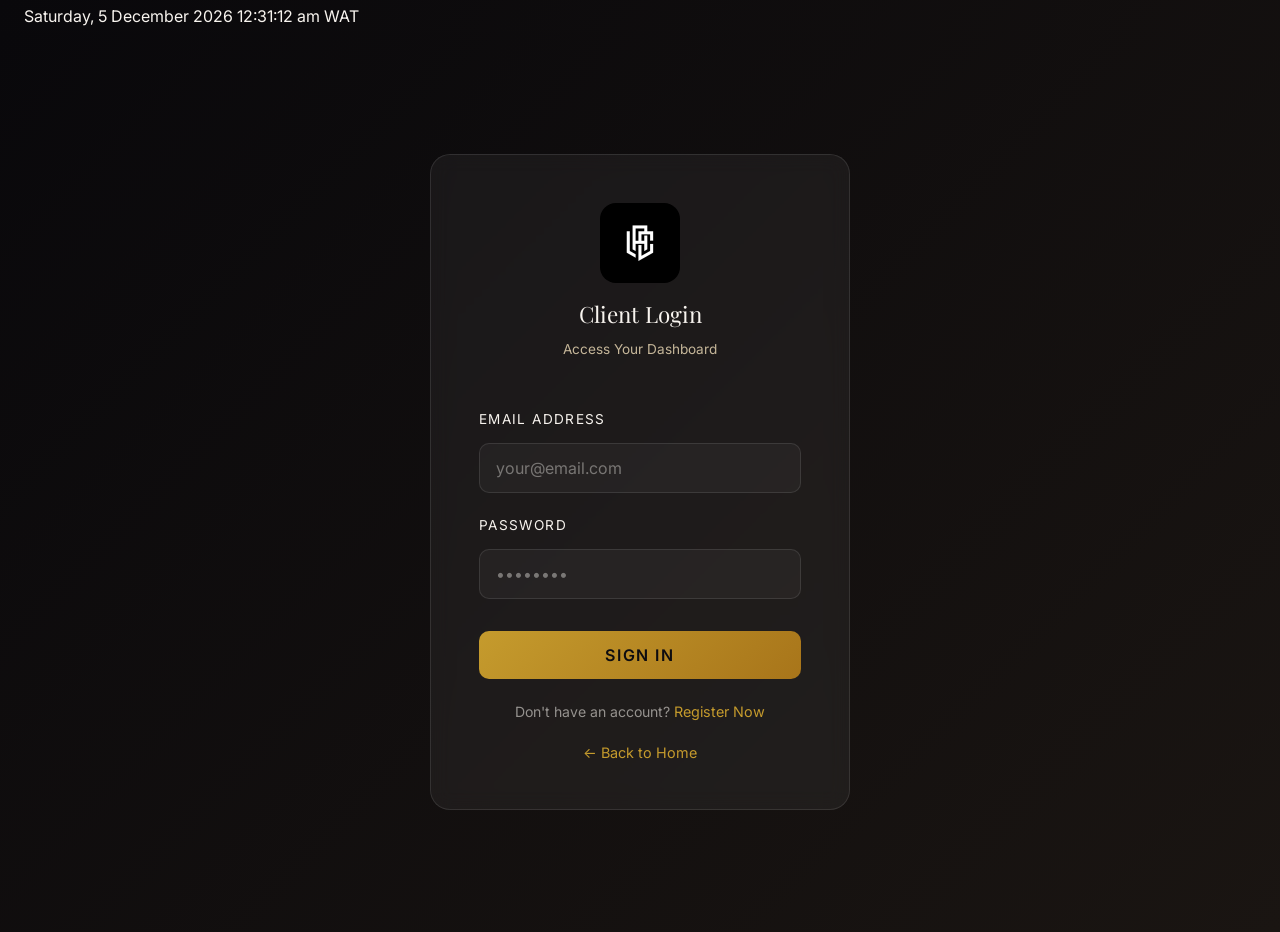
<file: client-login.html>
<!DOCTYPE html>
<html lang="en">
<head>
  <meta charset="UTF-8" />
  <meta name="viewport" content="width=device-width, initial-scale=1.0" />
  <title>Client Login — L.A. Couture</title>
  <link rel="preconnect" href="https://fonts.googleapis.com">
  <link rel="preconnect" href="https://fonts.gstatic.com" crossorigin>
  <link href="https://fonts.googleapis.com/css2?family=Inter:wght@400;500;600&family=Playfair+Display:ital,wght@0,400;0,600;1,400&display=swap" rel="stylesheet">
  <link rel="stylesheet" href="css/style.css" />
  <style>
    .auth-container {
      min-height: 100vh;
      display: flex;
      align-items: center;
      justify-content: center;
      background: linear-gradient(135deg, #09080b 0%, #1a1512 100%);
      padding: 20px;
    }

    .auth-card {
      background: rgba(255, 255, 255, 0.05);
      border: 1px solid rgba(255, 255, 255, 0.1);
      border-radius: 20px;
      padding: 48px;
      max-width: 420px;
      width: 100%;
      backdrop-filter: blur(10px);
    }

    .auth-logo {
      text-align: center;
      margin-bottom: 48px;
    }

    .auth-logo img {
      width: 80px;
      height: auto;
      margin-bottom: 16px;
    }

    .auth-logo h1 {
      color: var(--ivory);
      font-size: 1.4rem;
      margin: 0 0 8px 0;
    }

    .auth-logo p {
      color: var(--muted);
      font-size: 0.85rem;
      margin: 0;
    }

    .form-group {
      margin-bottom: 24px;
    }

    .form-group label {
      display: block;
      color: var(--text);
      font-size: 0.85rem;
      margin-bottom: 8px;
      text-transform: uppercase;
      letter-spacing: 0.1em;
    }

    .form-group input {
      width: 100%;
      padding: 12px 16px;
      border-radius: 10px;
      border: 1px solid rgba(255, 255, 255, 0.1);
      background: rgba(255, 255, 255, 0.04);
      color: var(--ivory);
      font-size: 1rem;
      transition: all 0.3s ease;
    }

    .form-group input:focus {
      outline: none;
      border-color: var(--gold);
      background: rgba(255, 255, 255, 0.08);
    }

    .form-group input::placeholder {
      color: rgba(248, 244, 239, 0.4);
    }

    .auth-btn {
      width: 100%;
      padding: 14px;
      background: linear-gradient(135deg, var(--gold) 0%, #a8751a 100%);
      color: var(--navy);
      border: none;
      border-radius: 10px;
      font-size: 1rem;
      font-weight: 600;
      cursor: pointer;
      transition: all 0.3s ease;
      text-transform: uppercase;
      letter-spacing: 0.1em;
    }

    .auth-btn:hover {
      transform: translateY(-2px);
      box-shadow: 0 10px 30px rgba(197, 155, 45, 0.3);
    }

    .auth-error {
      background: rgba(255, 69, 69, 0.1);
      border: 1px solid rgba(255, 69, 69, 0.3);
      color: #ff6b6b;
      padding: 12px 16px;
      border-radius: 8px;
      margin-bottom: 24px;
      display: none;
      font-size: 0.9rem;
    }

    .auth-link {
      text-align: center;
      margin-top: 24px;
    }

    .auth-link a {
      color: var(--gold);
      text-decoration: none;
      font-size: 0.9rem;
      transition: color 0.3s ease;
    }

    .auth-link a:hover {
      color: #d4af37;
    }

    .back-link {
      text-align: center;
      margin-top: 24px;
    }

    .back-link a {
      color: var(--gold);
      text-decoration: none;
      font-size: 0.9rem;
      transition: color 0.3s ease;
    }

    .back-link a:hover {
      color: #d4af37;
    }
  </style>
</head>
<body style="background: linear-gradient(135deg, #09080b 0%, #1a1512 100%);">
  <!-- TOPBAR -->
  <div class="topbar" style="padding:6px 24px;">
    <div class="topbar-inner">
      <span id="clock-date"></span>
      <span id="clock-time"></span>
    </div>
  </div>
  <div class="auth-container">
    <div class="auth-card">
      <div class="auth-logo">
        <img src="img/logo2.jpg" alt="L.A. Couture">
        <h1>Client Login</h1>
        <p>Access Your Dashboard</p>
      </div>

      <form id="clientLoginForm">
        <div class="auth-error" id="errorMsg"></div>

        <div class="form-group">
          <label for="email">Email Address</label>
          <input type="email" id="email" placeholder="your@email.com" required>
        </div>

        <div class="form-group">
          <label for="password">Password</label>
          <input type="password" id="password" placeholder="••••••••" required autocomplete="current-password">
        </div>

        <button type="submit" class="auth-btn">Sign In</button>
      </form>

      <div class="auth-link">
        Don't have an account? <a href="client-register.html">Register Now</a>
      </div>

      <div class="back-link">
        <a href="index.html">← Back to Home</a>
      </div>
    </div>
  </div>

  <script src="js/api.js"></script>
  <script src="js/auth.js"></script>
  <script>
    const form = document.getElementById('clientLoginForm');
    const errorMsg = document.getElementById('errorMsg');

    form.addEventListener('submit', async function(e) {
      e.preventDefault();
      const btn = form.querySelector('.auth-btn');
      btn.disabled = true;
      btn.textContent = 'Signing in…';
      errorMsg.style.display = 'none';

      const email    = document.getElementById('email').value.trim();
      const password = document.getElementById('password').value;

      const rl = FormSecurity.checkRateLimit('client-login', 5, 5 * 60 * 1000);
      if (!rl.allowed) {
        errorMsg.textContent = `Too many attempts. Try again in ${rl.waitSecs}s.`;
        errorMsg.style.display = 'block';
        btn.disabled = false; btn.textContent = 'Sign In';
        return;
      }

      try {
        const res = await LAApi.auth.clientLogin(email, password);
        if (res.ok) {
          window.location.href = 'client-dashboard.html';
        } else {
          errorMsg.textContent = res.data?.message || 'Invalid credentials.';
          errorMsg.style.display = 'block';
          btn.disabled = false; btn.textContent = 'Sign In';
        }
      } catch (err) {
        errorMsg.textContent = 'Cannot reach server. Check your connection.';
        errorMsg.style.display = 'block';
        btn.disabled = false; btn.textContent = 'Sign In';
      }
    });
  </script>
</body>
</html>
</file>
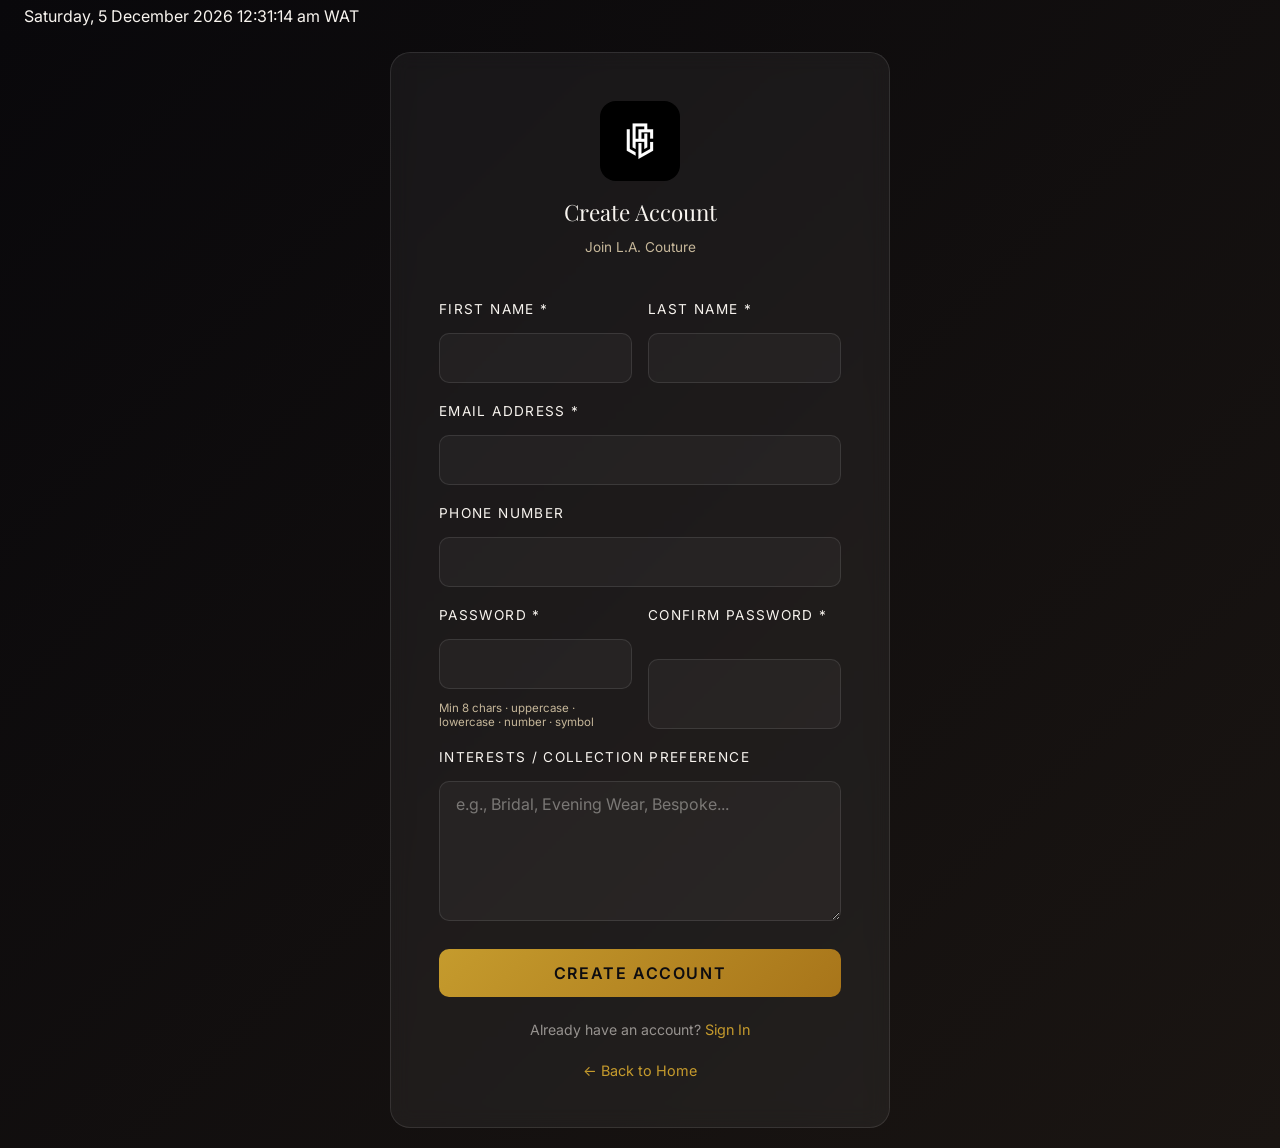
<file: client-register.html>
<!DOCTYPE html>
<html lang="en">
<head>
  <meta charset="UTF-8" />
  <meta name="viewport" content="width=device-width, initial-scale=1.0" />
  <title>Client Registration — L.A. Couture</title>
  <link rel="preconnect" href="https://fonts.googleapis.com">
  <link rel="preconnect" href="https://fonts.gstatic.com" crossorigin>
  <link href="https://fonts.googleapis.com/css2?family=Inter:wght@400;500;600&family=Playfair+Display:ital,wght@0,400;0,600;1,400&display=swap" rel="stylesheet">
  <link rel="stylesheet" href="css/style.css" />
  <style>
    .auth-container {
      min-height: 100vh;
      display: flex;
      align-items: center;
      justify-content: center;
      background: linear-gradient(135deg, #09080b 0%, #1a1512 100%);
      padding: 20px;
    }

    .auth-card {
      background: rgba(255, 255, 255, 0.05);
      border: 1px solid rgba(255, 255, 255, 0.1);
      border-radius: 20px;
      padding: 48px;
      max-width: 500px;
      width: 100%;
      backdrop-filter: blur(10px);
    }

    .auth-logo {
      text-align: center;
      margin-bottom: 40px;
    }

    .auth-logo img {
      width: 80px;
      height: auto;
      margin-bottom: 16px;
    }

    .auth-logo h1 {
      color: var(--ivory);
      font-size: 1.4rem;
      margin: 0 0 8px 0;
    }

    .auth-logo p {
      color: var(--muted);
      font-size: 0.85rem;
      margin: 0;
    }

    .form-group {
      margin-bottom: 20px;
    }

    .form-group label {
      display: block;
      color: var(--text);
      font-size: 0.85rem;
      margin-bottom: 8px;
      text-transform: uppercase;
      letter-spacing: 0.1em;
    }

    .form-group input,
    .form-group textarea {
      width: 100%;
      padding: 12px 16px;
      border-radius: 10px;
      border: 1px solid rgba(255, 255, 255, 0.1);
      background: rgba(255, 255, 255, 0.04);
      color: var(--ivory);
      font-size: 1rem;
      font-family: inherit;
      transition: all 0.3s ease;
    }

    .form-group input:focus,
    .form-group textarea:focus {
      outline: none;
      border-color: var(--gold);
      background: rgba(255, 255, 255, 0.08);
    }

    .form-group input::placeholder,
    .form-group textarea::placeholder {
      color: rgba(248, 244, 239, 0.4);
    }

    .form-row {
      display: grid;
      grid-template-columns: 1fr 1fr;
      gap: 16px;
    }

    .auth-btn {
      width: 100%;
      padding: 14px;
      background: linear-gradient(135deg, var(--gold) 0%, #a8751a 100%);
      color: var(--navy);
      border: none;
      border-radius: 10px;
      font-size: 1rem;
      font-weight: 600;
      cursor: pointer;
      transition: all 0.3s ease;
      text-transform: uppercase;
      letter-spacing: 0.1em;
    }

    .auth-btn:hover {
      transform: translateY(-2px);
      box-shadow: 0 10px 30px rgba(197, 155, 45, 0.3);
    }

    .auth-error {
      background: rgba(255, 69, 69, 0.1);
      border: 1px solid rgba(255, 69, 69, 0.3);
      color: #ff6b6b;
      padding: 12px 16px;
      border-radius: 8px;
      margin-bottom: 24px;
      display: none;
      font-size: 0.9rem;
    }

    .auth-link {
      text-align: center;
      margin-top: 24px;
    }

    .auth-link a,
    .auth-link button {
      color: var(--gold);
      text-decoration: none;
      font-size: 0.9rem;
      background: none;
      border: none;
      cursor: pointer;
      transition: color 0.3s ease;
    }

    .auth-link a:hover,
    .auth-link button:hover {
      color: #d4af37;
    }

    .back-link {
      text-align: center;
      margin-top: 24px;
    }

    .back-link a {
      color: var(--gold);
      text-decoration: none;
      font-size: 0.9rem;
      transition: color 0.3s ease;
    }

    .back-link a:hover {
      color: #d4af37;
    }

    /* Success panel */
    .success-panel {
      display: none;
      text-align: center;
      padding: 8px 0;
    }
    .success-icon { font-size: 3rem; margin-bottom: 16px; }
    .success-panel h2 { color: var(--ivory); font-family: var(--font-display); font-weight: 400; font-size: 1.4rem; margin-bottom: 10px; }
    .success-panel p { color: var(--muted); font-size: 0.88rem; line-height: 1.7; margin-bottom: 16px; }
    .brand-email-box {
      background: rgba(197,155,45,0.08);
      border: 1px solid rgba(197,155,45,0.3);
      border-radius: 12px;
      padding: 20px;
      margin: 20px 0;
    }
    .brand-email-box .label { font-size: 0.68rem; text-transform: uppercase; letter-spacing: 0.12em; color: var(--gold); margin-bottom: 8px; }
    .brand-email-box .email { font-family: monospace; font-size: 1.1rem; color: var(--ivory); font-weight: 600; word-break: break-all; }
    .brand-email-note { font-size: 0.78rem; color: var(--muted); margin-top: 10px; }
    .pw-hint { font-size: 0.72rem; color: var(--muted); margin-top: 4px; }

    @media (max-width: 600px) {
      .form-row {
        grid-template-columns: 1fr;
      }

      .auth-card {
        padding: 32px;
      }
    }
  </style>
</head>
<body style="background: linear-gradient(135deg, #09080b 0%, #1a1512 100%);">
  <!-- TOPBAR -->
  <div class="topbar" style="padding:6px 24px;">
    <div class="topbar-inner">
      <span id="clock-date"></span>
      <span id="clock-time"></span>
    </div>
  </div>
  <div class="auth-container">
    <div class="auth-card">
      <div class="auth-logo">
        <img src="img/logo2.jpg" alt="L.A. Couture">
        <h1>Create Account</h1>
        <p>Join L.A. Couture</p>
      </div>

      <!-- Success panel (shown after registration) -->
      <div class="success-panel" id="successPanel">
        <div class="success-icon">🎉</div>
        <h2>Account Created!</h2>
        <p>Welcome to L.A. Couture. Your account is pending approval by our team — we'll review it shortly.</p>
        <div class="brand-email-box">
          <div class="label">Your Brand Login Email</div>
          <div class="email" id="brandEmailDisplay">—</div>
          <div class="brand-email-note">Save this — you can log in with this address instead of your personal email.</div>
        </div>
        <p style="font-size:0.82rem;color:var(--muted);">Once approved, sign in with your brand email or personal email and the password you just set.</p>
        <div style="margin-top:20px;">
          <a href="client-login.html" class="auth-btn" style="display:inline-block;width:auto;padding:12px 32px;text-decoration:none;color:var(--navy);">Go to Login</a>
        </div>
      </div>

      <form id="registerForm">
        <div class="auth-error" id="errorMsg"></div>

        <div class="form-row">
          <div class="form-group">
            <label for="firstName">First Name *</label>
            <input type="text" id="firstName" required>
          </div>
          <div class="form-group">
            <label for="lastName">Last Name *</label>
            <input type="text" id="lastName" required>
          </div>
        </div>

        <div class="form-group">
          <label for="email">Email Address *</label>
          <input type="email" id="email" required>
        </div>

        <div class="form-group">
          <label for="phone">Phone Number</label>
          <input type="tel" id="phone">
        </div>

        <div class="form-row">
          <div class="form-group">
            <label for="password">Password *</label>
            <input type="password" id="password" required autocomplete="new-password">
            <div class="pw-hint">Min 8 chars · uppercase · lowercase · number · symbol</div>
          </div>
          <div class="form-group">
            <label for="confirmPassword">Confirm Password *</label>
            <input type="password" id="confirmPassword" required autocomplete="new-password">
          </div>
        </div>

        <div class="form-group">
          <label for="interests">Interests / Collection Preference</label>
          <textarea id="interests" placeholder="e.g., Bridal, Evening Wear, Bespoke..." style="resize: vertical;"></textarea>
        </div>

        <button type="submit" class="auth-btn">Create Account</button>
      </form>

      <div class="auth-link">
        Already have an account? <a href="client-login.html">Sign In</a>
      </div>

      <div class="back-link">
        <a href="index.html">← Back to Home</a>
      </div>
    </div>
  </div>

  <script src="js/api.js"></script>
  <script src="js/auth.js"></script>
  <script>
    const form = document.getElementById('registerForm');
    const errorMsg = document.getElementById('errorMsg');

    form.addEventListener('submit', async function(e) {
      e.preventDefault();
      const btn = form.querySelector('.auth-btn');
      btn.disabled = true;
      btn.textContent = 'Creating account…';
      errorMsg.style.display = 'none';

      const firstName = document.getElementById('firstName').value.trim();
      const lastName  = document.getElementById('lastName').value.trim();
      const email     = document.getElementById('email').value.trim();
      const phone     = document.getElementById('phone').value.trim();
      const password  = document.getElementById('password').value;
      const confirm   = document.getElementById('confirmPassword').value;
      const interests = document.getElementById('interests').value.trim();

      if (!firstName || !lastName || !email || !password) {
        errorMsg.textContent = 'Please fill in all required fields.';
        errorMsg.style.display = 'block';
        btn.disabled = false; btn.textContent = 'Create Account';
        return;
      }
      if (password !== confirm) {
        errorMsg.textContent = 'Passwords do not match.';
        errorMsg.style.display = 'block';
        btn.disabled = false; btn.textContent = 'Create Account';
        return;
      }
      if (password.length < 8) {
        errorMsg.textContent = 'Password must be at least 8 characters.';
        errorMsg.style.display = 'block';
        btn.disabled = false; btn.textContent = 'Create Account';
        return;
      }

      const rl = FormSecurity.checkRateLimit('register', 3, 60 * 60 * 1000);
      if (!rl.allowed) {
        errorMsg.textContent = `Too many attempts. Try again in ${rl.waitSecs}s.`;
        errorMsg.style.display = 'block';
        btn.disabled = false; btn.textContent = 'Create Account';
        return;
      }

      try {
        const res = await LAApi.auth.register({
          name:              firstName + ' ' + lastName,
          email,
          phone:             phone || null,
          password,
          password_confirmation: confirm,
          interests:         interests || null,
        });

        if (res.ok) {
          const brandEmail = res.data?.brand_login || res.data?.user?.brand_email;
          // Show success panel with brand email
          form.style.display = 'none';
          document.querySelector('.auth-link').style.display = 'none';
          document.querySelector('.back-link').style.display = 'none';
          document.getElementById('brandEmailDisplay').textContent = brandEmail || (firstName.toLowerCase() + '@lacouture.com');
          document.getElementById('successPanel').style.display = 'block';
        } else {
          const errs = res.data?.errors;
          const msg  = errs
            ? Object.values(errs).flat().join(' ')
            : (res.data?.message || 'Registration failed. Please try again.');
          errorMsg.textContent = msg;
          errorMsg.style.display = 'block';
          btn.disabled = false; btn.textContent = 'Create Account';
        }
      } catch (err) {
        errorMsg.textContent = 'Cannot reach server. Please try again later.';
        errorMsg.style.display = 'block';
        btn.disabled = false; btn.textContent = 'Create Account';
      }
    });
  </script>
</body>
</html>
</file>
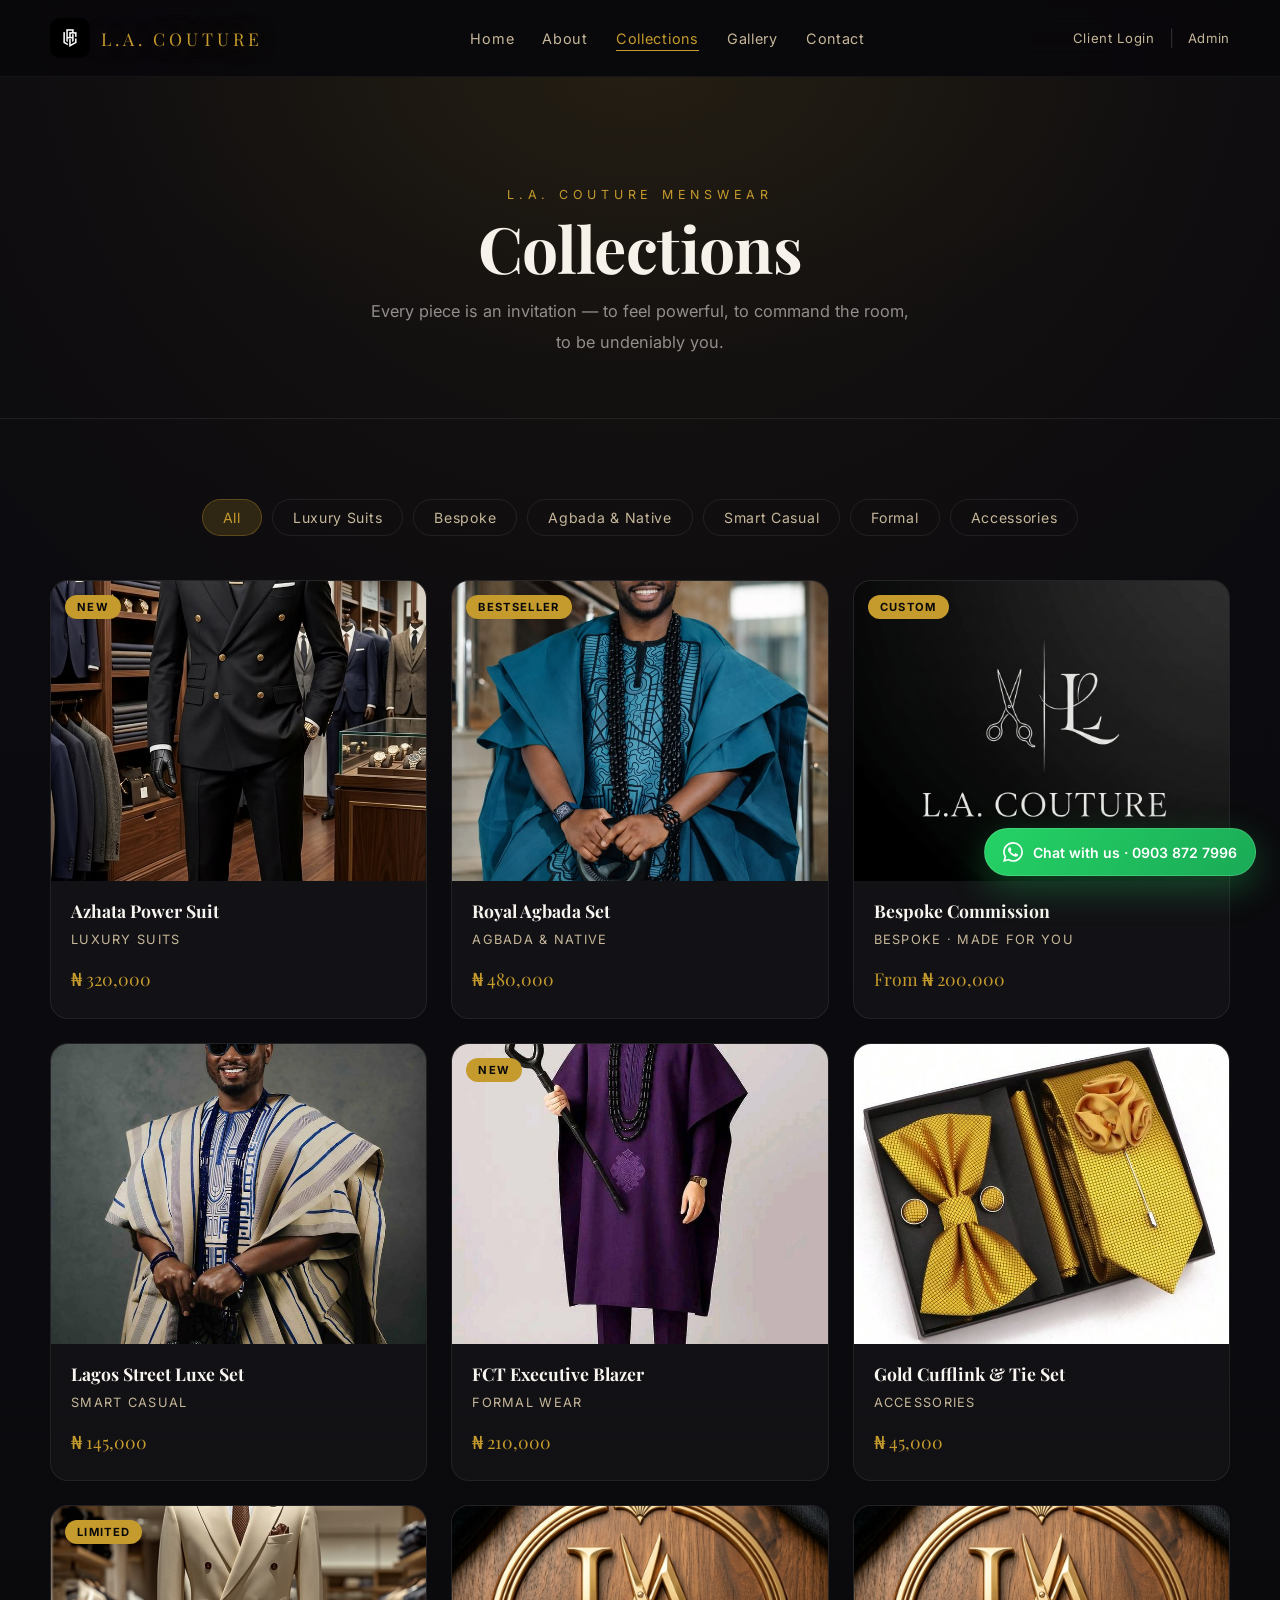
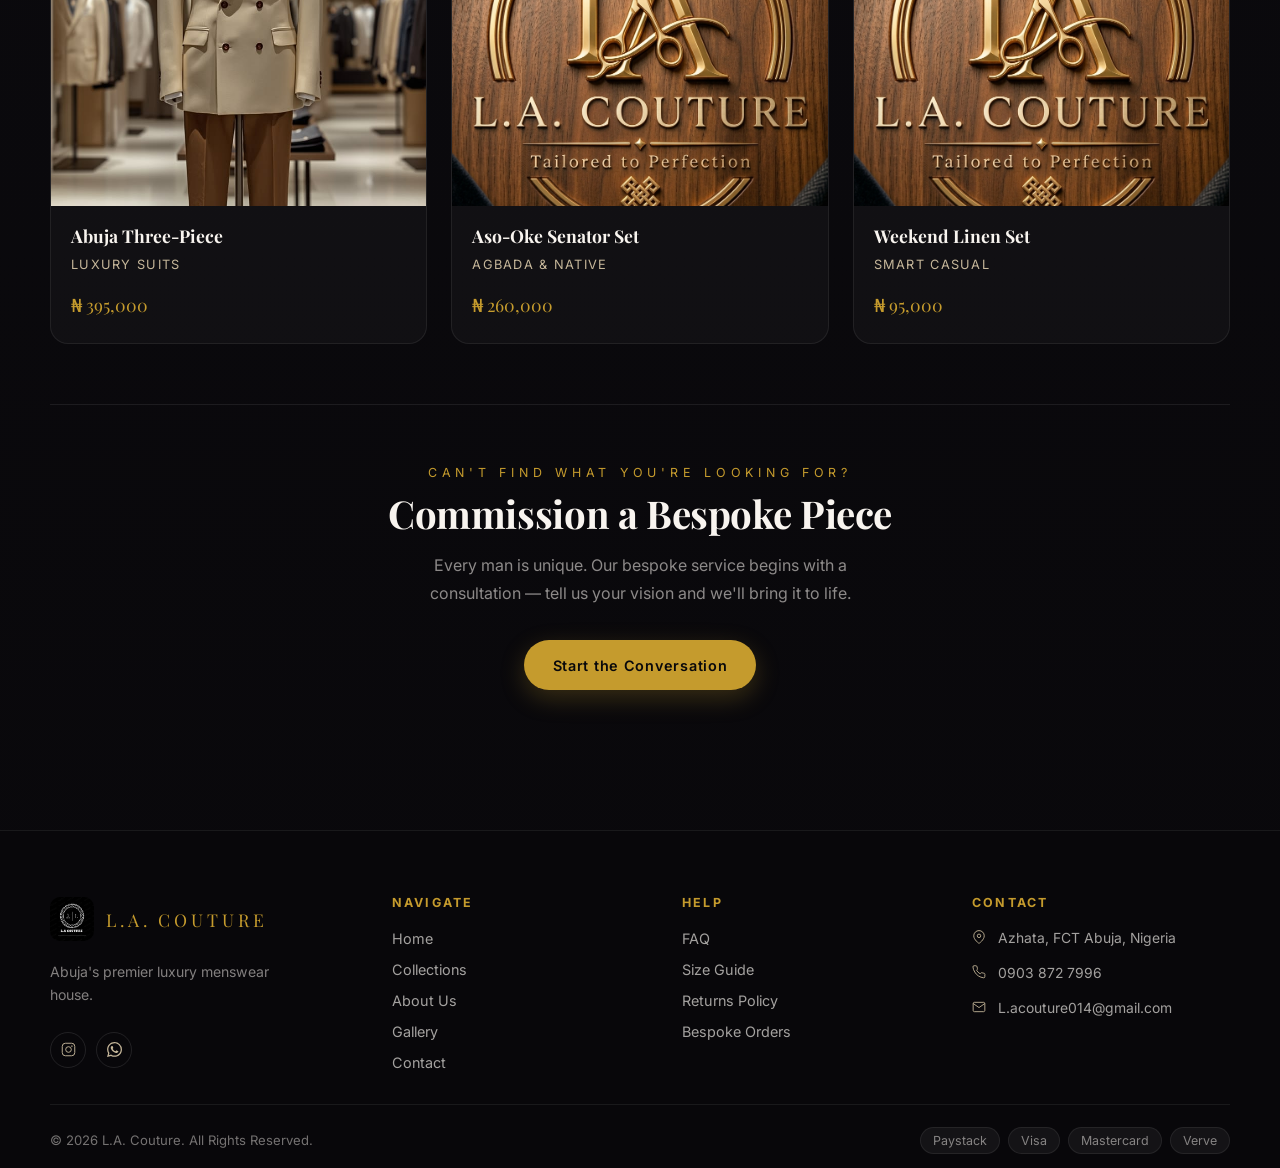
<file: collections.html>
<!DOCTYPE html>
<html lang="en">
<head>
  <meta charset="UTF-8" />
  <meta name="viewport" content="width=device-width, initial-scale=1.0" />
  <title>Collections — L.A. Couture Menswear</title>
  <meta name="description" content="Shop L.A. Couture menswear collections — luxury suits, bespoke tailoring, Agbada & native wear, and accessories. Abuja, Nigeria.">
  <link rel="preconnect" href="https://fonts.googleapis.com">
  <link rel="preconnect" href="https://fonts.gstatic.com" crossorigin>
  <link href="https://fonts.googleapis.com/css2?family=Inter:wght@400;500;600&family=Playfair+Display:ital,wght@0,400;0,600;1,400&display=swap" rel="stylesheet">
  <link rel="stylesheet" href="css/style.css" />
</head>
<body>

  <!-- NAV -->
  <nav class="nav" role="navigation" aria-label="Main navigation">
    <div class="container">
      <div class="nav-inner">
        <a href="index.html" class="nav-logo" aria-label="L.A. Couture Home">
          <img src="img/logo2.jpg" alt="L.A. Couture logo">
          <span class="logo-text">L.A. Couture</span>
        </a>
        <ul class="nav-links" role="list">
          <li><a href="index.html">Home</a></li>
          <li><a href="about.html">About</a></li>
          <li><a href="collections.html" class="active">Collections</a></li>
          <li><a href="gallery.html">Gallery</a></li>
          <li><a href="contact.html">Contact</a></li>
        </ul>
        <div class="nav-actions">
          <div class="auth-nav">
            <a href="client-login.html">Client Login</a>
            <span>|</span>
            <a href="admin-login.html">Admin</a>
          </div>
          <button class="hamburger" aria-label="Open menu" aria-expanded="false">
            <span></span><span></span><span></span>
          </button>
        </div>
      </div>
    </div>
    <div class="nav-drawer" id="navDrawer" aria-label="Mobile menu">      <a href="index.html">Home</a>
      <a href="about.html">About</a>
      <a href="collections.html">Collections</a>
      <a href="gallery.html">Gallery</a>
      <a href="contact.html">Contact</a>
      <div class="drawer-auth">
        <a href="client-login.html">Client Login</a>
        <a href="admin-login.html">Admin</a>
      </div>
    </div>
    <div class="nav-overlay" id="navOverlay" aria-hidden="true"></div>
  </nav>

  <main>

    <header class="page-header">
      <div class="container">
        <span class="eyebrow">L.A. Couture Menswear</span>
        <h1 class="display">Collections</h1>
        <p>Every piece is an invitation — to feel powerful, to command the room, to be undeniably you.</p>
      </div>
    </header>

    <section>
      <div class="container">

        <!-- Filter -->
        <div class="products-filter" role="tablist" aria-label="Filter collections">
          <button class="filter-btn active" data-filter="all" role="tab">All</button>
          <button class="filter-btn" data-filter="suits" role="tab">Luxury Suits</button>
          <button class="filter-btn" data-filter="bespoke" role="tab">Bespoke</button>
          <button class="filter-btn" data-filter="agbada" role="tab">Agbada &amp; Native</button>
          <button class="filter-btn" data-filter="casual" role="tab">Smart Casual</button>
          <button class="filter-btn" data-filter="formal" role="tab">Formal</button>
          <button class="filter-btn" data-filter="accessories" role="tab">Accessories</button>
        </div>

        <!-- Products Grid -->
        <div class="products-grid" id="products-grid">

          <article class="product-card reveal" data-cat="suits">
            <div class="product-card-img">
              <img src="img/black-breasted-suit.jpg" alt="Black man wearing luxury two-piece suit" loading="lazy">
              <span class="product-tag">New</span>
              <div class="product-quick">View Details</div>
            </div>
            <div class="product-info">
              <h3 class="product-name">Azhata Power Suit</h3>
              <p class="product-cat">Luxury Suits</p>
              <p class="product-price">₦ 320,000</p>
            </div>
          </article>

          <article class="product-card reveal reveal-delay-1" data-cat="agbada">
            <div class="product-card-img">
              <img src="img/agbada-collection.jpg" alt="Nigerian man in luxury Agbada native wear" loading="lazy">
              <span class="product-tag">Bestseller</span>
              <div class="product-quick">View Details</div>
            </div>
            <div class="product-info">
              <h3 class="product-name">Royal Agbada Set</h3>
              <p class="product-cat">Agbada &amp; Native</p>
              <p class="product-price">₦ 480,000</p>
            </div>
          </article>

          <article class="product-card reveal reveal-delay-2" data-cat="bespoke">
            <div class="product-card-img">
              <img src="img/bespoke-design.jpeg" alt="Bespoke tailored menswear Nigeria" loading="lazy">
              <span class="product-tag">Custom</span>
              <div class="product-quick">Request a Consultation</div>
            </div>
            <div class="product-info">
              <h3 class="product-name">Bespoke Commission</h3>
              <p class="product-cat">Bespoke · Made for You</p>
              <p class="product-price">From ₦ 200,000</p>
            </div>
          </article>

          <article class="product-card reveal" data-cat="casual">
            <div class="product-card-img">
              <img src="img/kings-dashiki.jpg" alt="Black man smart casual wear" loading="lazy">
              <div class="product-quick">View Details</div>
            </div>
            <div class="product-info">
              <h3 class="product-name">Lagos Street Luxe Set</h3>
              <p class="product-cat">Smart Casual</p>
              <p class="product-price">₦ 145,000</p>
            </div>
          </article>

          <article class="product-card reveal reveal-delay-1" data-cat="formal">
            <div class="product-card-img">
              <img src="img/senator-attire.jpg" alt="Black man in formal wear Abuja" loading="lazy">
              <span class="product-tag">New</span>
              <div class="product-quick">View Details</div>
            </div>
            <div class="product-info">
              <h3 class="product-name">FCT Executive Blazer</h3>
              <p class="product-cat">Formal Wear</p>
              <p class="product-price">₦ 210,000</p>
            </div>
          </article>

          <article class="product-card reveal reveal-delay-2" data-cat="accessories">
            <div class="product-card-img">
              <img src="img/gold-accessories.jpg" alt="Luxury men accessories cufflinks pocket square" loading="lazy">
              <div class="product-quick">View Details</div>
            </div>
            <div class="product-info">
              <h3 class="product-name">Gold Cufflink & Tie Set</h3>
              <p class="product-cat">Accessories</p>
              <p class="product-price">₦ 45,000</p>
            </div>
          </article>

          <article class="product-card reveal" data-cat="suits">
            <div class="product-card-img">
              <img src="img/luxury-suits.jpg" alt="Black man wearing three-piece suit" loading="lazy">
              <span class="product-tag">Limited</span>
              <div class="product-quick">View Details</div>
            </div>
            <div class="product-info">
              <h3 class="product-name">Abuja Three-Piece</h3>
              <p class="product-cat">Luxury Suits</p>
              <p class="product-price">₦ 395,000</p>
            </div>
          </article>

          <article class="product-card reveal reveal-delay-1" data-cat="agbada">
            <div class="product-card-img">
              <img src="img/atelier.jpg" alt="African native wear editorial" loading="lazy">
              <div class="product-quick">View Details</div>
            </div>
            <div class="product-info">
              <h3 class="product-name">Aso-Oke Senator Set</h3>
              <p class="product-cat">Agbada &amp; Native</p>
              <p class="product-price">₦ 260,000</p>
            </div>
          </article>

          <article class="product-card reveal reveal-delay-2" data-cat="casual">
            <div class="product-card-img">
              <img src="img/atelier.jpg" alt="Contemporary African men casual" loading="lazy">
              <div class="product-quick">View Details</div>
            </div>
            <div class="product-info">
              <h3 class="product-name">Weekend Linen Set</h3>
              <p class="product-cat">Smart Casual</p>
              <p class="product-price">₦ 95,000</p>
            </div>
          </article>

        </div>

        <!-- Bespoke CTA -->
        <div class="text-center reveal" style="padding:60px 0; border-top:1px solid var(--border); margin-top:60px;">
          <span class="eyebrow" style="display:block;margin-bottom:14px;">Can't find what you're looking for?</span>
          <h2 class="display" style="margin-bottom:18px;font-size:clamp(1.8rem,3vw,2.6rem);">Commission a Bespoke Piece</h2>
          <p style="max-width:480px;margin:0 auto 32px;opacity:0.7;line-height:1.8;">Every man is unique. Our bespoke service begins with a consultation — tell us your vision and we'll bring it to life.</p>
          <a href="contact.html" class="btn btn-primary">Start the Conversation</a>
        </div>

      </div>
    </section>

  </main>

  <!-- FOOTER -->
  <footer class="footer" role="contentinfo">
    <div class="container">
      <div class="footer-grid">
        <div class="footer-brand">
          <div class="footer-logo"><img src="img/logo1.jpg" alt="L.A. Couture logo"><span class="footer-logo-text">L.A. Couture</span></div>
          <p>Abuja's premier luxury menswear house.</p>
          <div class="footer-social">
            <a href="https://instagram.com/L.A_COUTURE221" target="_blank" rel="noopener" class="social-link" aria-label="Instagram"><svg width="15" height="15" viewBox="0 0 24 24" fill="none" stroke="currentColor" stroke-width="1.5"><rect x="2" y="2" width="20" height="20" rx="5"/><circle cx="12" cy="12" r="4.5"/><circle cx="17.5" cy="6.5" r="0.5" fill="currentColor"/></svg></a>
            <a href="https://wa.me/2349038727996" target="_blank" rel="noopener" class="social-link" aria-label="WhatsApp"><svg width="15" height="15" viewBox="0 0 24 24" fill="currentColor"><path d="M17.472 14.382c-.297-.149-1.758-.867-2.03-.967-.273-.099-.471-.148-.67.15-.197.297-.767.966-.94 1.164-.173.199-.347.223-.644.075-.297-.15-1.255-.463-2.39-1.475-.883-.788-1.48-1.761-1.653-2.059-.173-.297-.018-.458.13-.606.134-.133.298-.347.446-.52.149-.174.198-.298.298-.497.099-.198.05-.371-.025-.52-.075-.149-.669-1.612-.916-2.207-.242-.579-.487-.5-.669-.51a12.8 12.8 0 0 0-.57-.01c-.198 0-.52.074-.792.372-.272.297-1.04 1.016-1.04 2.479 0 1.462 1.065 2.875 1.213 3.074.149.198 2.096 3.2 5.077 4.487.709.306 1.262.489 1.694.625.712.227 1.36.195 1.871.118.571-.085 1.758-.719 2.006-1.413.248-.694.248-1.289.173-1.413-.074-.124-.272-.198-.57-.347m-5.421 7.403h-.004a9.87 9.87 0 0 1-5.031-1.378l-.361-.214-3.741.982.998-3.648-.235-.374a9.86 9.86 0 0 1-1.51-5.26c.001-5.45 4.436-9.884 9.888-9.884 2.64 0 5.122 1.03 6.988 2.898a9.825 9.825 0 0 1 2.893 6.994c-.003 5.45-4.437 9.884-9.885 9.884m8.413-18.297A11.815 11.815 0 0 0 12.05 0C5.495 0 .16 5.335.157 11.892c0 2.096.547 4.142 1.588 5.945L.057 24l6.305-1.654a11.882 11.882 0 0 0 5.683 1.448h.005c6.554 0 11.89-5.335 11.893-11.893a11.821 11.821 0 0 0-3.48-8.413Z"/></svg></a>
          </div>
        </div>
        <div class="footer-col"><h4>Navigate</h4><ul><li><a href="index.html">Home</a></li><li><a href="collections.html">Collections</a></li><li><a href="about.html">About Us</a></li><li><a href="gallery.html">Gallery</a></li><li><a href="contact.html">Contact</a></li></ul></div>
        <div class="footer-col"><h4>Help</h4><ul><li><a href="contact.html#faq">FAQ</a></li><li><a href="contact.html">Size Guide</a></li><li><a href="contact.html">Returns Policy</a></li><li><a href="contact.html">Bespoke Orders</a></li></ul></div>
        <div class="footer-col"><h4>Contact</h4>
          <div class="footer-contact-item"><svg width="14" height="14" viewBox="0 0 24 24" fill="none" stroke="currentColor" stroke-width="1.5"><path d="M21 10c0 7-9 13-9 13s-9-6-9-13a9 9 0 0 1 18 0z"/><circle cx="12" cy="10" r="3"/></svg><span>Azhata, FCT Abuja, Nigeria</span></div>
          <div class="footer-contact-item"><svg width="14" height="14" viewBox="0 0 24 24" fill="none" stroke="currentColor" stroke-width="1.5"><path d="M22 16.92v3a2 2 0 0 1-2.18 2 19.79 19.79 0 0 1-8.63-3.07A19.5 19.5 0 0 1 4.69 12 19.79 19.79 0 0 1 1.61 3.41 2 2 0 0 1 3.59 1.25h3a2 2 0 0 1 2 1.72c.127.96.361 1.903.7 2.81a2 2 0 0 1-.45 2.11L7.91 9a16 16 0 0 0 6.06 6.06l1.27-1.27a2 2 0 0 1 2.11-.45c.907.339 1.85.573 2.81.7A2 2 0 0 1 22 16.92z"/></svg><a href="https://wa.me/2349038727996">0903 872 7996</a></div>
          <div class="footer-contact-item"><svg width="14" height="14" viewBox="0 0 24 24" fill="none" stroke="currentColor" stroke-width="1.5"><path d="M4 4h16c1.1 0 2 .9 2 2v12c0 1.1-.9 2-2 2H4c-1.1 0-2-.9-2-2V6c0-1.1.9-2 2-2z"/><polyline points="22,6 12,13 2,6"/></svg><a href="mailto:L.acouture014@gmail.com">L.acouture014@gmail.com</a></div>
        </div>
      </div>
      <div class="footer-bottom">
        <p class="footer-copyright">© 2026 L.A. Couture. All Rights Reserved.</p>
        <div class="footer-payments"><span class="payment-badge">Paystack</span><span class="payment-badge">Visa</span><span class="payment-badge">Mastercard</span><span class="payment-badge">Verve</span></div>
      </div>
    </div>
  </footer>

  <a href="https://wa.me/2349038727996?text=Hello%20L.A.%20Couture%2C%20I%20am%20interested%20in%20your%20menswear%20collection." class="wa-btn" target="_blank" rel="noopener" aria-label="WhatsApp">
    <svg viewBox="0 0 24 24" fill="currentColor"><path d="M17.472 14.382c-.297-.149-1.758-.867-2.03-.967-.273-.099-.471-.148-.67.15-.197.297-.767.966-.94 1.164-.173.199-.347.223-.644.075-.297-.15-1.255-.463-2.39-1.475-.883-.788-1.48-1.761-1.653-2.059-.173-.297-.018-.458.13-.606.134-.133.298-.347.446-.52.149-.174.198-.298.298-.497.099-.198.05-.371-.025-.52-.075-.149-.669-1.612-.916-2.207-.242-.579-.487-.5-.669-.51a12.8 12.8 0 0 0-.57-.01c-.198 0-.52.074-.792.372-.272.297-1.04 1.016-1.04 2.479 0 1.462 1.065 2.875 1.213 3.074.149.198 2.096 3.2 5.077 4.487.709.306 1.262.489 1.694.625.712.227 1.36.195 1.871.118.571-.085 1.758-.719 2.006-1.413.248-.694.248-1.289.173-1.413-.074-.124-.272-.198-.57-.347m-5.421 7.403h-.004a9.87 9.87 0 0 1-5.031-1.378l-.361-.214-3.741.982.998-3.648-.235-.374a9.86 9.86 0 0 1-1.51-5.26c.001-5.45 4.436-9.884 9.888-9.884 2.64 0 5.122 1.03 6.988 2.898a9.825 9.825 0 0 1 2.893 6.994c-.003 5.45-4.437 9.884-9.885 9.884m8.413-18.297A11.815 11.815 0 0 0 12.05 0C5.495 0 .16 5.335.157 11.892c0 2.096.547 4.142 1.588 5.945L.057 24l6.305-1.654a11.882 11.882 0 0 0 5.683 1.448h.005c6.554 0 11.89-5.335 11.893-11.893a11.821 11.821 0 0 0-3.48-8.413Z"/></svg>
    <span class="wa-tooltip">Chat with us · 0903 872 7996</span>
  </a>

  <script src="js/main.js"></script>
  <script>
    // Read URL param on load e.g. ?cat=suits
    document.addEventListener('DOMContentLoaded', () => {
      const params = new URLSearchParams(window.location.search);
      const cat = params.get('cat');
      if (cat) {
        const btn = document.querySelector(`.filter-btn[data-filter="${cat}"]`);
        if (btn) btn.click();
      }
    });
  </script>
</body>
</html>
</file>
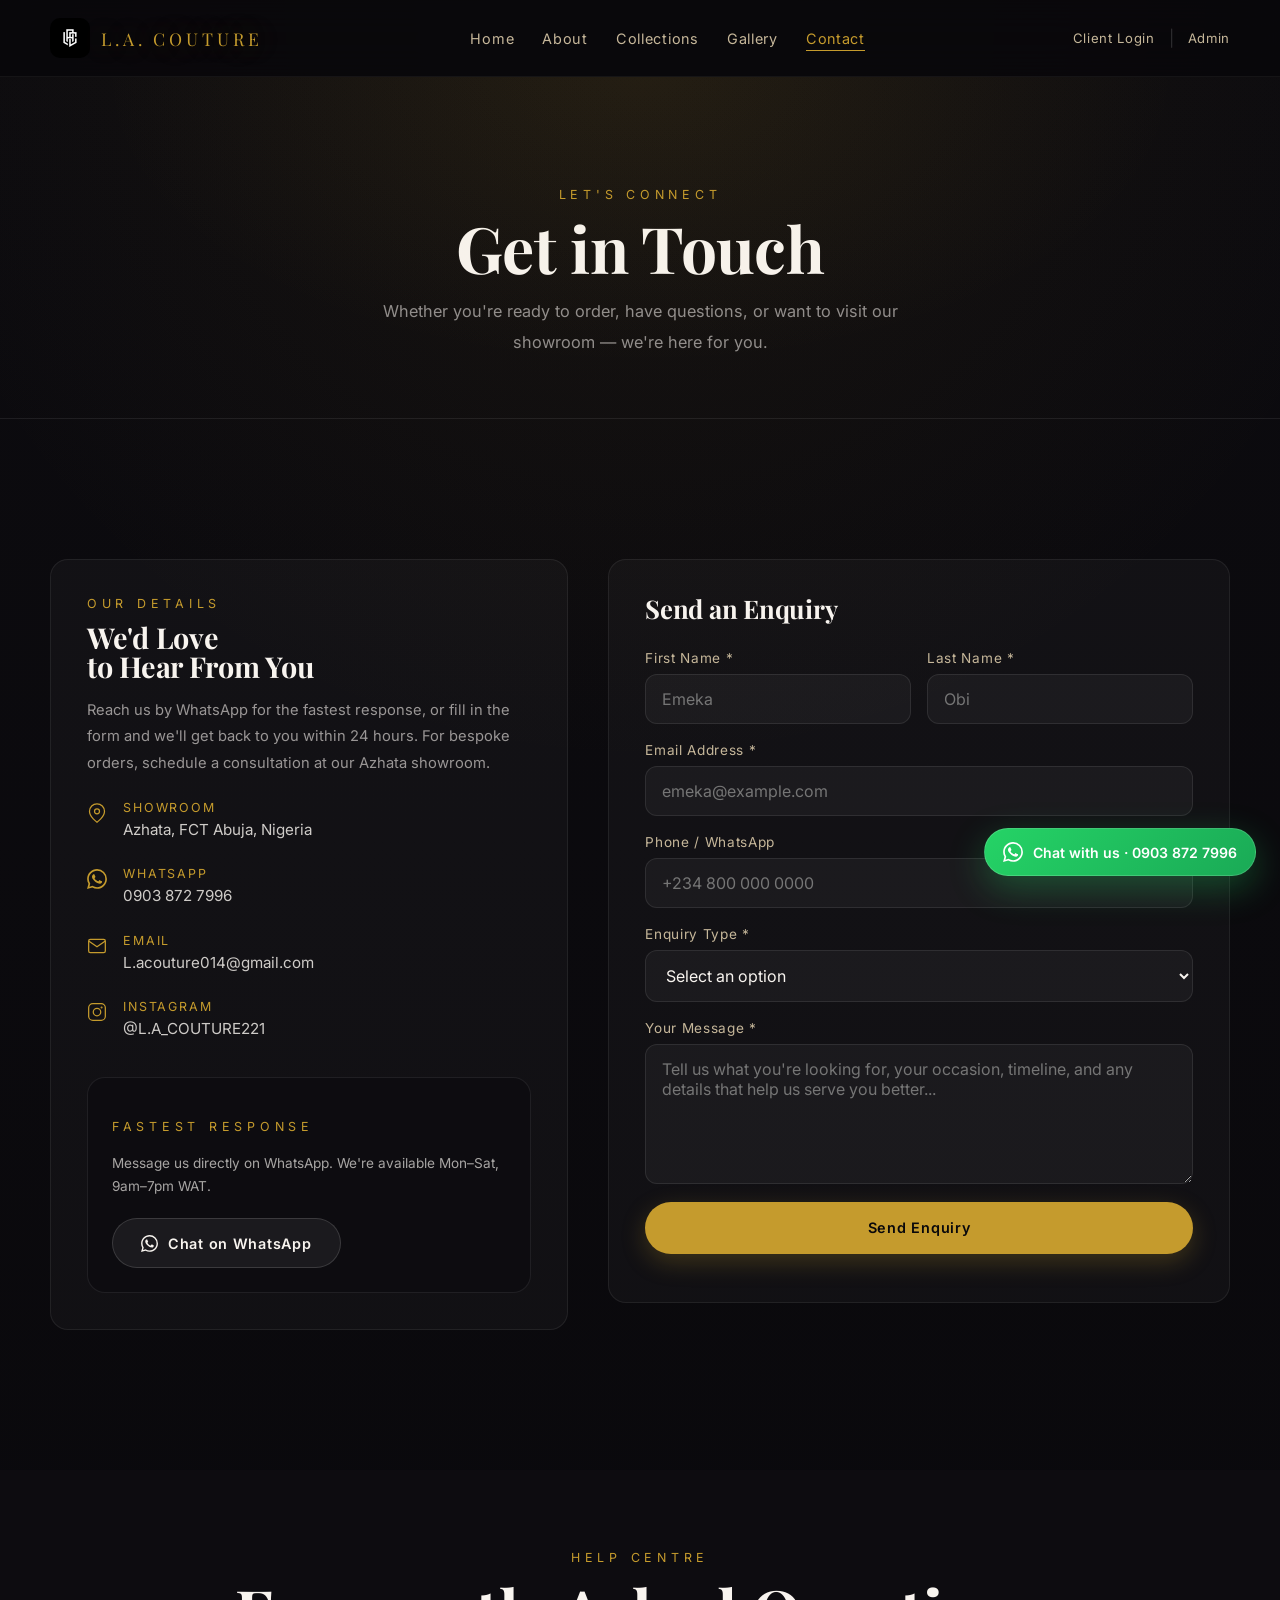
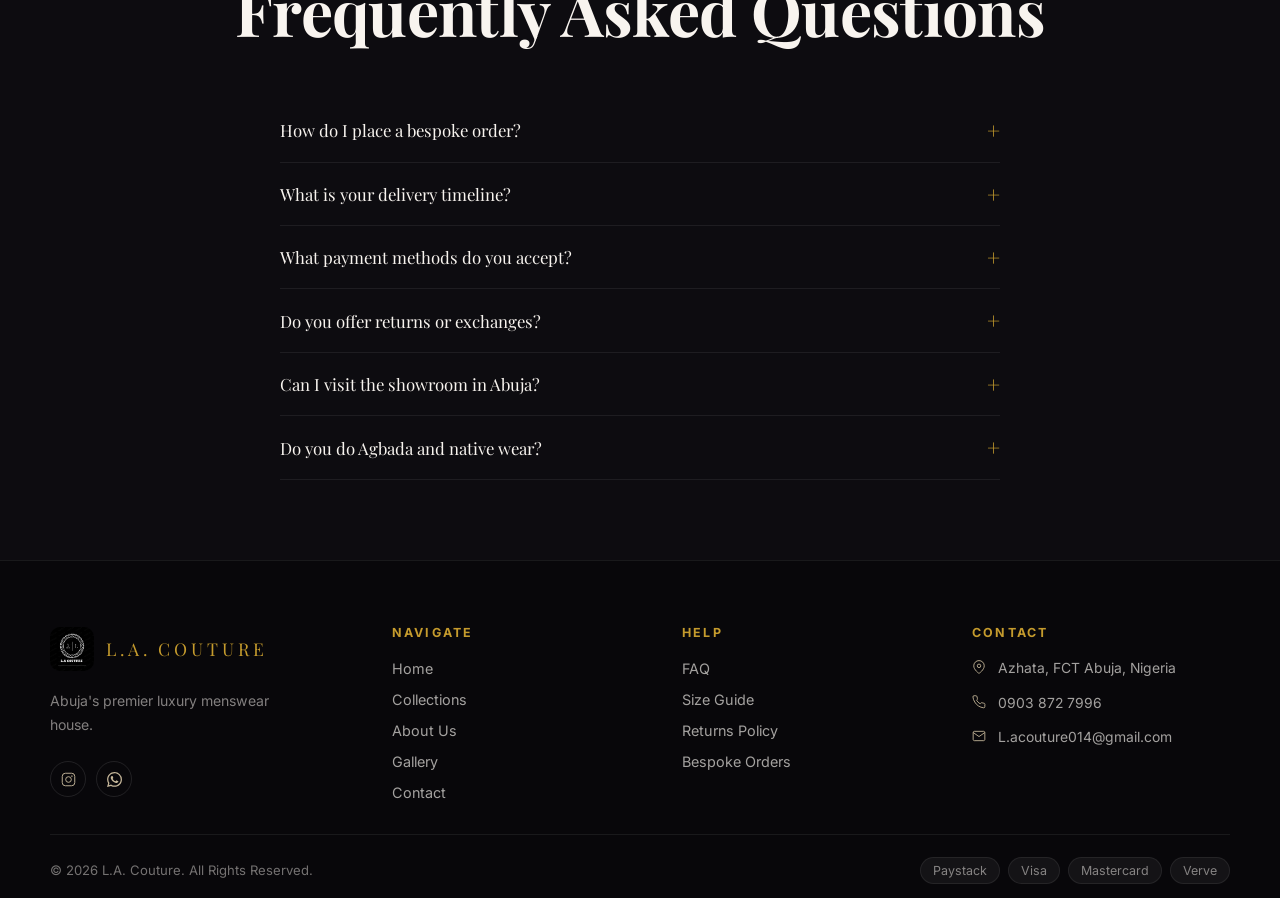
<file: contact.html>
<!DOCTYPE html>
<html lang="en">
<head>
  <meta charset="UTF-8" />
  <meta name="viewport" content="width=device-width, initial-scale=1.0" />
  <title>Contact — L.A. Couture Menswear</title>
  <meta name="description" content="Contact L.A. Couture — book a bespoke consultation, enquire about our menswear collections, or visit our Azhata, Abuja showroom.">
  <link rel="preconnect" href="https://fonts.googleapis.com">
  <link rel="preconnect" href="https://fonts.gstatic.com" crossorigin>
  <link href="https://fonts.googleapis.com/css2?family=Inter:wght@400;500;600&family=Playfair+Display:ital,wght@0,400;0,600;1,400&display=swap" rel="stylesheet">
  <link rel="stylesheet" href="css/style.css" />
</head>
<body>

  <!-- NAV -->
  <nav class="nav" role="navigation" aria-label="Main navigation">
    <div class="container">
      <div class="nav-inner">
        <a href="index.html" class="nav-logo" aria-label="L.A. Couture Home">
          <img src="img/logo2.jpg" alt="L.A. Couture logo">
          <span class="logo-text">L.A. Couture</span>
        </a>
        <ul class="nav-links" role="list">
          <li><a href="index.html">Home</a></li>
          <li><a href="about.html">About</a></li>
          <li><a href="collections.html">Collections</a></li>
          <li><a href="gallery.html">Gallery</a></li>
          <li><a href="contact.html" class="active">Contact</a></li>
        </ul>
        <div class="nav-actions">
          <div class="auth-nav">
            <a href="client-login.html">Client Login</a>
            <span>|</span>
            <a href="admin-login.html">Admin</a>
          </div>
          <button class="hamburger" aria-label="Open menu" aria-expanded="false">
            <span></span><span></span><span></span>
          </button>
        </div>
      </div>
    </div>
    <div class="nav-drawer" id="navDrawer" aria-label="Mobile menu">      <a href="index.html">Home</a>
      <a href="about.html">About</a>
      <a href="collections.html">Collections</a>
      <a href="gallery.html">Gallery</a>
      <a href="contact.html">Contact</a>
      <div class="drawer-auth">
        <a href="client-login.html">Client Login</a>
        <a href="admin-login.html">Admin</a>
      </div>
    </div>
    <div class="nav-overlay" id="navOverlay" aria-hidden="true"></div>
  </nav>

  <main>

    <header class="page-header">
      <div class="container">
        <span class="eyebrow">Let's Connect</span>
        <h1 class="display">Get in Touch</h1>
        <p>Whether you're ready to order, have questions, or want to visit our showroom — we're here for you.</p>
      </div>
    </header>

    <!-- CONTACT SECTION -->
    <section>
      <div class="container">
        <div class="contact-grid">

          <!-- Info Column -->
          <div class="contact-info reveal">
            <span class="eyebrow" style="display:block;margin-bottom:12px;">Our Details</span>
            <h3 class="display" style="font-size:1.8rem;margin-bottom:16px;">We'd Love<br>to Hear From You</h3>
            <p style="font-size:0.92rem;line-height:1.8;opacity:0.75;">Reach us by WhatsApp for the fastest response, or fill in the form and we'll get back to you within 24 hours. For bespoke orders, schedule a consultation at our Azhata showroom.</p>

            <div class="contact-item">
              <svg width="20" height="20" viewBox="0 0 24 24" fill="none" stroke="var(--gold)" stroke-width="1.5"><path d="M21 10c0 7-9 13-9 13s-9-6-9-13a9 9 0 0 1 18 0z"/><circle cx="12" cy="10" r="3"/></svg>
              <div>
                <span class="contact-item-label">Showroom</span>
                <span class="contact-item-value">Azhata, FCT Abuja, Nigeria</span>
              </div>
            </div>

            <div class="contact-item">
              <svg width="20" height="20" viewBox="0 0 24 24" fill="currentColor" style="color:var(--gold)"><path d="M17.472 14.382c-.297-.149-1.758-.867-2.03-.967-.273-.099-.471-.148-.67.15-.197.297-.767.966-.94 1.164-.173.199-.347.223-.644.075-.297-.15-1.255-.463-2.39-1.475-.883-.788-1.48-1.761-1.653-2.059-.173-.297-.018-.458.13-.606.134-.133.298-.347.446-.52.149-.174.198-.298.298-.497.099-.198.05-.371-.025-.52-.075-.149-.669-1.612-.916-2.207-.242-.579-.487-.5-.669-.51a12.8 12.8 0 0 0-.57-.01c-.198 0-.52.074-.792.372-.272.297-1.04 1.016-1.04 2.479 0 1.462 1.065 2.875 1.213 3.074.149.198 2.096 3.2 5.077 4.487.709.306 1.262.489 1.694.625.712.227 1.36.195 1.871.118.571-.085 1.758-.719 2.006-1.413.248-.694.248-1.289.173-1.413-.074-.124-.272-.198-.57-.347m-5.421 7.403h-.004a9.87 9.87 0 0 1-5.031-1.378l-.361-.214-3.741.982.998-3.648-.235-.374a9.86 9.86 0 0 1-1.51-5.26c.001-5.45 4.436-9.884 9.888-9.884 2.64 0 5.122 1.03 6.988 2.898a9.825 9.825 0 0 1 2.893 6.994c-.003 5.45-4.437 9.884-9.885 9.884m8.413-18.297A11.815 11.815 0 0 0 12.05 0C5.495 0 .16 5.335.157 11.892c0 2.096.547 4.142 1.588 5.945L.057 24l6.305-1.654a11.882 11.882 0 0 0 5.683 1.448h.005c6.554 0 11.89-5.335 11.893-11.893a11.821 11.821 0 0 0-3.48-8.413Z"/></svg>
              <div>
                <span class="contact-item-label">WhatsApp</span>
                <a class="contact-item-value" href="https://wa.me/2349038727996?text=Hello%20L.A.%20Couture%2C%20I%20would%20like%20to%20make%20an%20enquiry." target="_blank" rel="noopener">0903 872 7996</a>
              </div>
            </div>

            <div class="contact-item">
              <svg width="20" height="20" viewBox="0 0 24 24" fill="none" stroke="var(--gold)" stroke-width="1.5"><path d="M4 4h16c1.1 0 2 .9 2 2v12c0 1.1-.9 2-2 2H4c-1.1 0-2-.9-2-2V6c0-1.1.9-2 2-2z"/><polyline points="22,6 12,13 2,6"/></svg>
              <div>
                <span class="contact-item-label">Email</span>
                <a class="contact-item-value" href="mailto:L.acouture014@gmail.com">L.acouture014@gmail.com</a>
              </div>
            </div>

            <div class="contact-item">
              <svg width="20" height="20" viewBox="0 0 24 24" fill="none" stroke="var(--gold)" stroke-width="1.5"><rect x="2" y="2" width="20" height="20" rx="5"/><circle cx="12" cy="12" r="4.5"/><circle cx="17.5" cy="6.5" r="0.5" fill="var(--gold)"/></svg>
              <div>
                <span class="contact-item-label">Instagram</span>
                <a class="contact-item-value" href="https://instagram.com/L.A_COUTURE221" target="_blank" rel="noopener">@L.A_COUTURE221</a>
              </div>
            </div>

            <div style="margin-top:36px;padding:24px;background:var(--navy);border:1px solid var(--border);border-radius:var(--radius);">
              <p class="eyebrow" style="display:block;margin-bottom:10px;">Fastest Response</p>
              <p style="color:rgba(250,248,243,0.65);font-size:0.85rem;margin-bottom:20px;line-height:1.7;">Message us directly on WhatsApp. We're available Mon–Sat, 9am–7pm WAT.</p>
              <a href="https://wa.me/2349038727996?text=Hello%20L.A.%20Couture%2C%20I%20would%20like%20to%20enquire%20about%20your%20menswear." class="btn btn-light" target="_blank" rel="noopener" style="gap:10px;">
                <svg width="17" height="17" viewBox="0 0 24 24" fill="currentColor"><path d="M17.472 14.382c-.297-.149-1.758-.867-2.03-.967-.273-.099-.471-.148-.67.15-.197.297-.767.966-.94 1.164-.173.199-.347.223-.644.075-.297-.15-1.255-.463-2.39-1.475-.883-.788-1.48-1.761-1.653-2.059-.173-.297-.018-.458.13-.606.134-.133.298-.347.446-.52.149-.174.198-.298.298-.497.099-.198.05-.371-.025-.52-.075-.149-.669-1.612-.916-2.207-.242-.579-.487-.5-.669-.51a12.8 12.8 0 0 0-.57-.01c-.198 0-.52.074-.792.372-.272.297-1.04 1.016-1.04 2.479 0 1.462 1.065 2.875 1.213 3.074.149.198 2.096 3.2 5.077 4.487.709.306 1.262.489 1.694.625.712.227 1.36.195 1.871.118.571-.085 1.758-.719 2.006-1.413.248-.694.248-1.289.173-1.413-.074-.124-.272-.198-.57-.347m-5.421 7.403h-.004a9.87 9.87 0 0 1-5.031-1.378l-.361-.214-3.741.982.998-3.648-.235-.374a9.86 9.86 0 0 1-1.51-5.26c.001-5.45 4.436-9.884 9.888-9.884 2.64 0 5.122 1.03 6.988 2.898a9.825 9.825 0 0 1 2.893 6.994c-.003 5.45-4.437 9.884-9.885 9.884m8.413-18.297A11.815 11.815 0 0 0 12.05 0C5.495 0 .16 5.335.157 11.892c0 2.096.547 4.142 1.588 5.945L.057 24l6.305-1.654a11.882 11.882 0 0 0 5.683 1.448h.005c6.554 0 11.89-5.335 11.893-11.893a11.821 11.821 0 0 0-3.48-8.413Z"/></svg>
                Chat on WhatsApp
              </a>
            </div>
          </div>

          <!-- Form Column -->
          <div class="reveal reveal-delay-1">
            <div class="contact-form-card">
              <h3 class="display" style="font-size:1.6rem;margin-bottom:28px;">Send an Enquiry</h3>
              <form id="contact-form" novalidate data-handled="inline">
                <div class="form-row">
                  <div class="form-group">
                    <label for="first-name">First Name *</label>
                    <input type="text" id="first-name" name="first_name" placeholder="Emeka" required />
                  </div>
                  <div class="form-group">
                    <label for="last-name">Last Name *</label>
                    <input type="text" id="last-name" name="last_name" placeholder="Obi" required />
                  </div>
                </div>
                <div class="form-group">
                  <label for="email">Email Address *</label>
                  <input type="email" id="email" name="email" placeholder="emeka@example.com" required />
                </div>
                <div class="form-group">
                  <label for="phone">Phone / WhatsApp</label>
                  <input type="tel" id="phone" name="phone" placeholder="+234 800 000 0000" />
                </div>
                <div class="form-group">
                  <label for="enquiry-type">Enquiry Type *</label>
                  <select id="enquiry-type" name="enquiry_type" required>
                    <option value="" disabled selected>Select an option</option>
                    <option value="suits">Luxury Suits</option>
                    <option value="bespoke">Bespoke Commission</option>
                    <option value="agbada">Agbada &amp; Native Wear</option>
                    <option value="casual">Smart Casual</option>
                    <option value="general">General Enquiry</option>
                    <option value="wholesale">Wholesale / Collaboration</option>
                  </select>
                </div>
                <div class="form-group">
                  <label for="message">Your Message *</label>
                  <textarea id="message" name="message" placeholder="Tell us what you're looking for, your occasion, timeline, and any details that help us serve you better..." required></textarea>
                </div>
                <button type="submit" class="btn btn-primary" style="width:100%;min-height:52px;">Send Enquiry</button>
                <p class="form-msg" id="form-msg" aria-live="polite" style="margin-top:12px;text-align:center;"></p>
              </form>
            </div>
          </div>

        </div>
      </div>
    </section>

    <!-- FAQ -->
    <section id="faq" style="background:var(--navy);">
      <div class="container">
        <div class="section-header reveal">
          <span class="eyebrow">Help Centre</span>
          <h2 class="display" style="color:var(--ivory);">Frequently Asked Questions</h2>
        </div>
        <div style="max-width:720px;margin:0 auto;" class="reveal">

          <div class="faq-item">
            <h4>How do I place a bespoke order?</h4>
            <p>Fill in the enquiry form, select "Bespoke Commission," and include details about your occasion and timeline. We'll contact you within 24 hours to schedule a consultation at our Azhata showroom or via video call.</p>
          </div>

          <div class="faq-item">
            <h4>What is your delivery timeline?</h4>
            <p>Ready-to-wear pieces are dispatched within 3–5 business days. Bespoke commissions typically take 4–8 weeks depending on complexity. We deliver nationwide across Nigeria and ship internationally.</p>
          </div>

          <div class="faq-item">
            <h4>What payment methods do you accept?</h4>
            <p>We accept Paystack, bank transfer, Visa, Mastercard, and Verve. A 50% deposit is required for all bespoke orders, with the balance due before dispatch.</p>
          </div>

          <div class="faq-item">
            <h4>Do you offer returns or exchanges?</h4>
            <p>Ready-to-wear items may be returned within 7 days of receipt, unworn and in original packaging. Bespoke and custom pieces are non-refundable. Please contact us on WhatsApp to initiate a return.</p>
          </div>

          <div class="faq-item">
            <h4>Can I visit the showroom in Abuja?</h4>
            <p>Yes! Our showroom is in Azhata, FCT Abuja. Visits are by appointment only. Book via WhatsApp or the enquiry form above to secure your preferred time slot.</p>
          </div>

          <div class="faq-item">
            <h4>Do you do Agbada and native wear?</h4>
            <p>Absolutely. Agbada, senator sets, Aso-Oke, and all forms of native wear are our speciality. We craft bespoke native wear with premium fabrics sourced locally and internationally.</p>
          </div>

        </div>
      </div>
    </section>

  </main>

  <!-- FOOTER -->
  <footer class="footer" role="contentinfo">
    <div class="container">
      <div class="footer-grid">
        <div class="footer-brand">
          <div class="footer-logo"><img src="img/logo1.jpg" alt="L.A. Couture logo"><span class="footer-logo-text">L.A. Couture</span></div>
          <p>Abuja's premier luxury menswear house.</p>
          <div class="footer-social">
            <a href="https://instagram.com/L.A_COUTURE221" target="_blank" rel="noopener" class="social-link" aria-label="Instagram"><svg width="15" height="15" viewBox="0 0 24 24" fill="none" stroke="currentColor" stroke-width="1.5"><rect x="2" y="2" width="20" height="20" rx="5"/><circle cx="12" cy="12" r="4.5"/><circle cx="17.5" cy="6.5" r="0.5" fill="currentColor"/></svg></a>
            <a href="https://wa.me/2349038727996" target="_blank" rel="noopener" class="social-link" aria-label="WhatsApp"><svg width="15" height="15" viewBox="0 0 24 24" fill="currentColor"><path d="M17.472 14.382c-.297-.149-1.758-.867-2.03-.967-.273-.099-.471-.148-.67.15-.197.297-.767.966-.94 1.164-.173.199-.347.223-.644.075-.297-.15-1.255-.463-2.39-1.475-.883-.788-1.48-1.761-1.653-2.059-.173-.297-.018-.458.13-.606.134-.133.298-.347.446-.52.149-.174.198-.298.298-.497.099-.198.05-.371-.025-.52-.075-.149-.669-1.612-.916-2.207-.242-.579-.487-.5-.669-.51a12.8 12.8 0 0 0-.57-.01c-.198 0-.52.074-.792.372-.272.297-1.04 1.016-1.04 2.479 0 1.462 1.065 2.875 1.213 3.074.149.198 2.096 3.2 5.077 4.487.709.306 1.262.489 1.694.625.712.227 1.36.195 1.871.118.571-.085 1.758-.719 2.006-1.413.248-.694.248-1.289.173-1.413-.074-.124-.272-.198-.57-.347m-5.421 7.403h-.004a9.87 9.87 0 0 1-5.031-1.378l-.361-.214-3.741.982.998-3.648-.235-.374a9.86 9.86 0 0 1-1.51-5.26c.001-5.45 4.436-9.884 9.888-9.884 2.64 0 5.122 1.03 6.988 2.898a9.825 9.825 0 0 1 2.893 6.994c-.003 5.45-4.437 9.884-9.885 9.884m8.413-18.297A11.815 11.815 0 0 0 12.05 0C5.495 0 .16 5.335.157 11.892c0 2.096.547 4.142 1.588 5.945L.057 24l6.305-1.654a11.882 11.882 0 0 0 5.683 1.448h.005c6.554 0 11.89-5.335 11.893-11.893a11.821 11.821 0 0 0-3.48-8.413Z"/></svg></a>
          </div>
        </div>
        <div class="footer-col"><h4>Navigate</h4><ul><li><a href="index.html">Home</a></li><li><a href="collections.html">Collections</a></li><li><a href="about.html">About Us</a></li><li><a href="gallery.html">Gallery</a></li><li><a href="contact.html">Contact</a></li></ul></div>
        <div class="footer-col"><h4>Help</h4><ul><li><a href="contact.html#faq">FAQ</a></li><li><a href="contact.html">Size Guide</a></li><li><a href="contact.html">Returns Policy</a></li><li><a href="contact.html">Bespoke Orders</a></li></ul></div>
        <div class="footer-col"><h4>Contact</h4>
          <div class="footer-contact-item"><svg width="14" height="14" viewBox="0 0 24 24" fill="none" stroke="currentColor" stroke-width="1.5"><path d="M21 10c0 7-9 13-9 13s-9-6-9-13a9 9 0 0 1 18 0z"/><circle cx="12" cy="10" r="3"/></svg><span>Azhata, FCT Abuja, Nigeria</span></div>
          <div class="footer-contact-item"><svg width="14" height="14" viewBox="0 0 24 24" fill="none" stroke="currentColor" stroke-width="1.5"><path d="M22 16.92v3a2 2 0 0 1-2.18 2 19.79 19.79 0 0 1-8.63-3.07A19.5 19.5 0 0 1 4.69 12 19.79 19.79 0 0 1 1.61 3.41 2 2 0 0 1 3.59 1.25h3a2 2 0 0 1 2 1.72c.127.96.361 1.903.7 2.81a2 2 0 0 1-.45 2.11L7.91 9a16 16 0 0 0 6.06 6.06l1.27-1.27a2 2 0 0 1 2.11-.45c.907.339 1.85.573 2.81.7A2 2 0 0 1 22 16.92z"/></svg><a href="https://wa.me/2349038727996">0903 872 7996</a></div>
          <div class="footer-contact-item"><svg width="14" height="14" viewBox="0 0 24 24" fill="none" stroke="currentColor" stroke-width="1.5"><path d="M4 4h16c1.1 0 2 .9 2 2v12c0 1.1-.9 2-2 2H4c-1.1 0-2-.9-2-2V6c0-1.1.9-2 2-2z"/><polyline points="22,6 12,13 2,6"/></svg><a href="mailto:L.acouture014@gmail.com">L.acouture014@gmail.com</a></div>
        </div>
      </div>
      <div class="footer-bottom">
        <p class="footer-copyright">© 2026 L.A. Couture. All Rights Reserved.</p>
        <div class="footer-payments"><span class="payment-badge">Paystack</span><span class="payment-badge">Visa</span><span class="payment-badge">Mastercard</span><span class="payment-badge">Verve</span></div>
      </div>
    </div>
  </footer>

  <a href="https://wa.me/2349038727996?text=Hello%20L.A.%20Couture%2C%20I%20would%20like%20to%20make%20an%20enquiry." class="wa-btn" target="_blank" rel="noopener" aria-label="WhatsApp">
    <svg viewBox="0 0 24 24" fill="currentColor"><path d="M17.472 14.382c-.297-.149-1.758-.867-2.03-.967-.273-.099-.471-.148-.67.15-.197.297-.767.966-.94 1.164-.173.199-.347.223-.644.075-.297-.15-1.255-.463-2.39-1.475-.883-.788-1.48-1.761-1.653-2.059-.173-.297-.018-.458.13-.606.134-.133.298-.347.446-.52.149-.174.198-.298.298-.497.099-.198.05-.371-.025-.52-.075-.149-.669-1.612-.916-2.207-.242-.579-.487-.5-.669-.51a12.8 12.8 0 0 0-.57-.01c-.198 0-.52.074-.792.372-.272.297-1.04 1.016-1.04 2.479 0 1.462 1.065 2.875 1.213 3.074.149.198 2.096 3.2 5.077 4.487.709.306 1.262.489 1.694.625.712.227 1.36.195 1.871.118.571-.085 1.758-.719 2.006-1.413.248-.694.248-1.289.173-1.413-.074-.124-.272-.198-.57-.347m-5.421 7.403h-.004a9.87 9.87 0 0 1-5.031-1.378l-.361-.214-3.741.982.998-3.648-.235-.374a9.86 9.86 0 0 1-1.51-5.26c.001-5.45 4.436-9.884 9.888-9.884 2.64 0 5.122 1.03 6.988 2.898a9.825 9.825 0 0 1 2.893 6.994c-.003 5.45-4.437 9.884-9.885 9.884m8.413-18.297A11.815 11.815 0 0 0 12.05 0C5.495 0 .16 5.335.157 11.892c0 2.096.547 4.142 1.588 5.945L.057 24l6.305-1.654a11.882 11.882 0 0 0 5.683 1.448h.005c6.554 0 11.89-5.335 11.893-11.893a11.821 11.821 0 0 0-3.48-8.413Z"/></svg>
    <span class="wa-tooltip">Chat with us · 0903 872 7996</span>
  </a>

  <script src="js/auth.js"></script>
  <script src="js/main.js"></script>
  <script>
    const contactForm = document.getElementById('contact-form');
    const formMsg = document.getElementById('form-msg');

    if (contactForm) {
      contactForm.addEventListener('submit', async (e) => {
        e.preventDefault();

        const data = {
          first_name:   document.getElementById('first-name').value.trim(),
          last_name:    document.getElementById('last-name').value.trim(),
          email:        document.getElementById('email').value.trim(),
          phone:        document.getElementById('phone').value.trim(),
          enquiry_type: document.getElementById('enquiry-type').value,
          message:      document.getElementById('message').value.trim(),
        };

        if (!data.first_name || !data.email || !data.enquiry_type || !data.message) {
          formMsg.textContent = 'Please fill in all required fields.';
          formMsg.className = 'form-msg error';
          return;
        }

        const btn = contactForm.querySelector('[type="submit"]');
        btn.textContent = 'Sending…';
        btn.disabled = true;

        try {
          await new Promise(r => setTimeout(r, 700));

          if (typeof AuthSystem !== 'undefined') {
            AuthSystem.addContactForm({
              name: data.first_name + ' ' + data.last_name,
              ...data,
              subject: data.enquiry_type
            });
          }

          formMsg.textContent = "Thank you! We'll be in touch within 24 hours.";
          formMsg.className = 'form-msg success';
          contactForm.reset();
        } catch (err) {
          formMsg.textContent = 'Something went wrong. Please try WhatsApp instead.';
          formMsg.className = 'form-msg error';
        } finally {
          btn.textContent = 'Send Enquiry';
          btn.disabled = false;
        }
      });
    }
  </script>
</body>
</html>
</file>
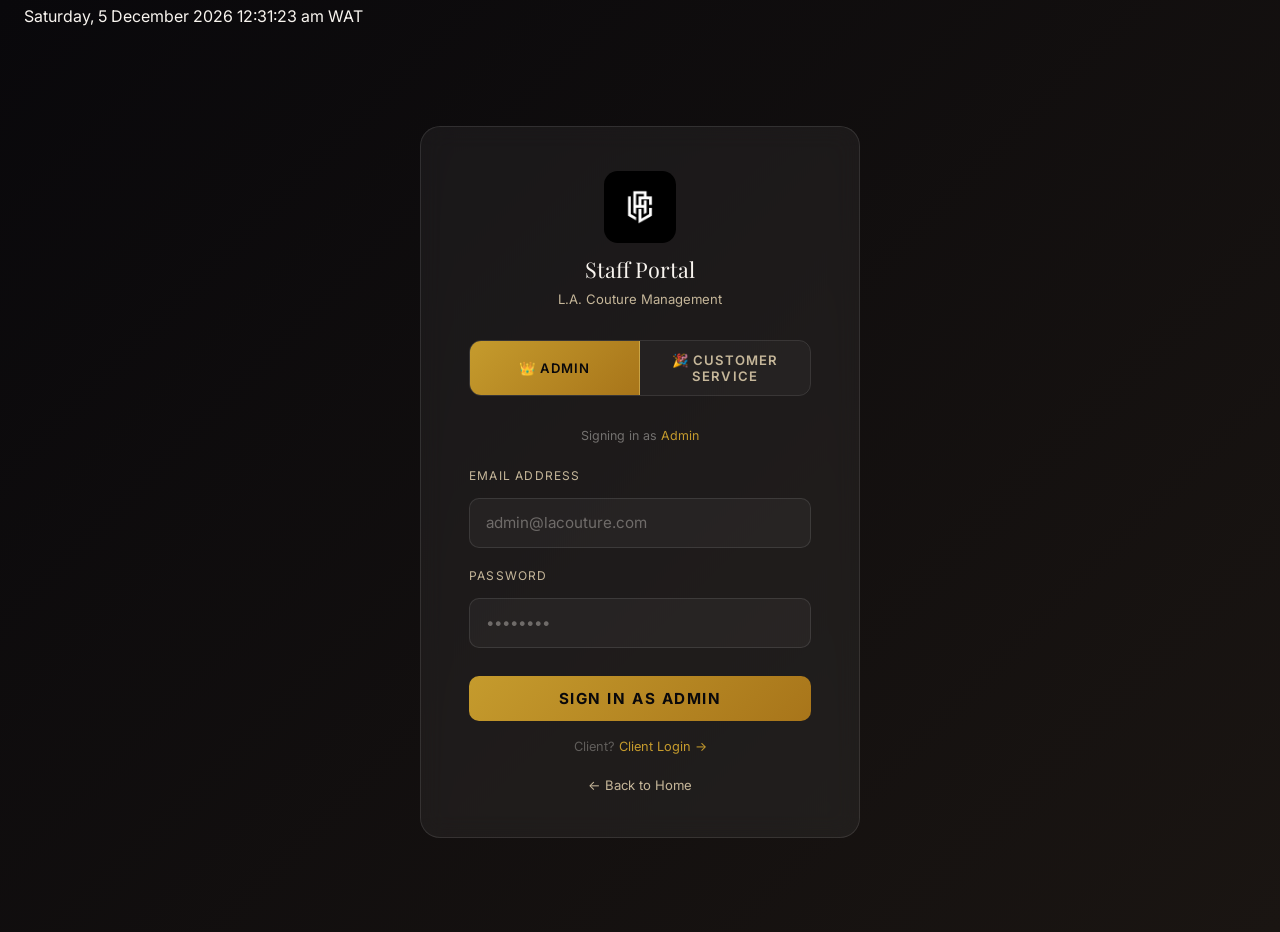
<file: cs-dashboard.html>
<!DOCTYPE html>
<html lang="en">
<head>
  <meta charset="UTF-8"/>
  <meta name="viewport" content="width=device-width,initial-scale=1.0"/>
  <title>Customer Service — L.A. Couture</title>
  <link rel="preconnect" href="https://fonts.googleapis.com">
  <link rel="preconnect" href="https://fonts.gstatic.com" crossorigin>
  <link href="https://fonts.googleapis.com/css2?family=Inter:wght@400;500;600&family=Playfair+Display:ital,wght@0,400;0,600;1,400&display=swap" rel="stylesheet">
  <link rel="stylesheet" href="css/style.css"/>
  <style>
    *,*::before,*::after{box-sizing:border-box;margin:0;padding:0;}
    body{font-family:var(--font-sans);background:var(--navy);color:var(--text);min-height:100vh;display:flex;flex-direction:column;}
    .cs-layout{display:flex;min-height:100vh;}
    /* Sidebar */
    .cs-sidebar{width:240px;min-height:100vh;background:rgba(10,9,14,0.98);border-right:1px solid rgba(255,255,255,0.06);display:flex;flex-direction:column;position:fixed;top:0;left:0;bottom:0;z-index:100;}
    .cs-logo{padding:28px 20px 22px;border-bottom:1px solid rgba(255,255,255,0.06);}
    .cs-logo-text{font-family:var(--font-display);font-size:1.1rem;color:var(--ivory);letter-spacing:0.08em;}
    .cs-role-badge{display:inline-block;background:rgba(40,167,69,0.15);border:1px solid rgba(40,167,69,0.3);color:#4caf50;font-size:0.65rem;text-transform:uppercase;letter-spacing:0.1em;padding:3px 9px;border-radius:999px;margin-top:6px;}
    .cs-nav{flex:1;padding:16px 0;overflow-y:auto;}
    .cs-nav-btn{width:100%;background:none;border:none;color:rgba(248,244,239,0.55);font-family:var(--font-sans);font-size:0.85rem;padding:11px 20px;text-align:left;cursor:pointer;display:flex;align-items:center;gap:11px;transition:all 0.2s;border-left:3px solid transparent;}
    .cs-nav-btn:hover{color:var(--ivory);background:rgba(255,255,255,0.04);}
    .cs-nav-btn.active{color:var(--ivory);border-left-color:#4caf50;background:rgba(40,167,69,0.08);}
    .cs-nav-btn svg{width:16px;height:16px;flex-shrink:0;opacity:0.7;}
    .cs-sidebar-footer{padding:16px 20px;border-top:1px solid rgba(255,255,255,0.06);}
    .cs-staff-name{font-size:0.8rem;color:var(--muted);margin-bottom:4px;}
    .cs-staff-email{font-size:0.72rem;color:rgba(248,244,239,0.3);margin-bottom:14px;word-break:break-all;}
    .clock-block{margin-bottom:12px;}
    .clock-block #clock-date{display:block;font-size:0.65rem;color:var(--muted);text-transform:uppercase;letter-spacing:0.08em;}
    .clock-block #clock-time{display:block;font-size:0.8rem;color:#4caf50;font-weight:600;margin-top:2px;}
    .logout-btn{width:100%;padding:9px;background:rgba(255,69,69,0.1);border:1px solid rgba(255,69,69,0.2);color:#ff6b6b;border-radius:8px;font-size:0.82rem;cursor:pointer;transition:all 0.2s;}
    .logout-btn:hover{background:rgba(255,69,69,0.2);}
    /* Main */
    .cs-main{margin-left:240px;flex:1;padding:32px;}
    .cs-section{display:none;}
    .cs-section.active{display:block;}
    .cs-section-title{font-family:var(--font-display);font-size:1.5rem;font-weight:400;color:var(--ivory);margin-bottom:24px;}
    /* Stat cards */
    .stats-grid{display:grid;grid-template-columns:repeat(auto-fit,minmax(160px,1fr));gap:16px;margin-bottom:32px;}
    .stat-card{background:rgba(255,255,255,0.03);border:1px solid rgba(255,255,255,0.07);border-radius:14px;padding:20px;}
    .stat-card .label{font-size:0.72rem;text-transform:uppercase;letter-spacing:0.1em;color:var(--muted);margin-bottom:8px;}
    .stat-card .value{font-family:var(--font-display);font-size:1.8rem;color:var(--ivory);}
    .stat-card .value.green{color:#4caf50;}
    .stat-card .value.gold{color:var(--gold);}
    /* Tables */
    .table-wrap{overflow-x:auto;}
    table{width:100%;border-collapse:collapse;font-size:0.84rem;}
    th{text-align:left;padding:10px 12px;font-size:0.7rem;text-transform:uppercase;letter-spacing:0.08em;color:var(--muted);border-bottom:1px solid rgba(255,255,255,0.07);}
    td{padding:11px 12px;border-bottom:1px solid rgba(255,255,255,0.04);vertical-align:middle;}
    tr:hover td{background:rgba(255,255,255,0.02);}
    .empty-cell{text-align:center;color:var(--muted);padding:32px;}
    /* Badges */
    .badge{display:inline-block;padding:3px 10px;border-radius:999px;font-size:0.7rem;font-weight:600;text-transform:uppercase;letter-spacing:0.04em;}
    .badge-pending{background:rgba(255,193,7,0.15);color:#ffc107;border:1px solid rgba(255,193,7,0.3);}
    .badge-confirmed,.badge-approved,.badge-open{background:rgba(40,167,69,0.15);color:#4caf50;border:1px solid rgba(40,167,69,0.3);}
    .badge-paid{background:rgba(33,150,243,0.15);color:#42a5f5;border:1px solid rgba(33,150,243,0.3);}
    .badge-delivered{background:rgba(156,39,176,0.15);color:#ab47bc;border:1px solid rgba(156,39,176,0.3);}
    .badge-cancelled,.badge-rejected,.badge-closed{background:rgba(244,67,54,0.15);color:#ef5350;border:1px solid rgba(244,67,54,0.3);}
    .badge-in-progress{background:rgba(255,152,0,0.15);color:#ffa726;border:1px solid rgba(255,152,0,0.3);}
    .badge-received,.badge-reviewed{background:rgba(255,255,255,0.08);color:rgba(248,244,239,0.6);border:1px solid rgba(255,255,255,0.12);}
    .badge-responded{background:rgba(40,167,69,0.15);color:#4caf50;border:1px solid rgba(40,167,69,0.3);}
    /* Buttons */
    .action-btn{padding:5px 12px;border-radius:6px;border:1px solid rgba(255,255,255,0.15);background:rgba(255,255,255,0.05);color:var(--ivory);font-size:0.78rem;cursor:pointer;transition:all 0.2s;margin-right:4px;}
    .action-btn:hover{background:rgba(255,255,255,0.1);}
    .action-btn.green{border-color:rgba(40,167,69,0.4);color:#4caf50;}
    .action-btn.green:hover{background:rgba(40,167,69,0.15);}
    .action-btn.red{border-color:rgba(244,67,54,0.4);color:#ef5350;}
    .action-btn.red:hover{background:rgba(244,67,54,0.15);}
    .action-btn.gold{border-color:rgba(197,155,45,0.4);color:var(--gold);}
    .action-btn.gold:hover{background:rgba(197,155,45,0.1);}
    /* Modal */
    .modal-overlay{display:none;position:fixed;inset:0;background:rgba(0,0,0,0.75);z-index:1000;align-items:center;justify-content:center;padding:20px;}
    .modal-overlay.open{display:flex;}
    .modal-box{background:#13121a;border:1px solid rgba(255,255,255,0.1);border-radius:16px;padding:28px;max-width:560px;width:100%;max-height:85vh;overflow-y:auto;}
    .modal-header{display:flex;justify-content:space-between;align-items:center;margin-bottom:20px;}
    .modal-title{font-family:var(--font-display);font-size:1.2rem;color:var(--ivory);font-weight:400;}
    .modal-close{background:none;border:none;color:var(--muted);cursor:pointer;font-size:1.3rem;line-height:1;}
    .modal-close:hover{color:var(--ivory);}
    .modal-body p{margin-bottom:10px;font-size:0.88rem;line-height:1.6;}
    .modal-body strong{color:var(--ivory);}
    /* Product grid */
    .product-grid{display:grid;grid-template-columns:repeat(auto-fill,minmax(200px,1fr));gap:16px;margin-top:16px;}
    .product-card{background:rgba(255,255,255,0.03);border:1px solid rgba(255,255,255,0.08);border-radius:12px;overflow:hidden;}
    .product-card img{width:100%;height:140px;object-fit:cover;display:block;}
    .product-card-body{padding:14px;}
    .product-card-name{font-size:0.88rem;color:var(--ivory);margin-bottom:4px;font-weight:500;}
    .product-card-cat{font-size:0.75rem;color:var(--muted);margin-bottom:8px;}
    .product-card-price{color:var(--gold);font-size:0.85rem;font-weight:600;margin-bottom:10px;}
    .product-card-actions{display:flex;gap:6px;flex-wrap:wrap;}
    /* Form */
    .form-group{margin-bottom:18px;}
    .form-group label{display:block;font-size:0.78rem;text-transform:uppercase;letter-spacing:0.08em;color:var(--muted);margin-bottom:6px;}
    .form-group input,.form-group select,.form-group textarea{width:100%;padding:10px 14px;background:rgba(255,255,255,0.04);border:1px solid rgba(255,255,255,0.12);border-radius:8px;color:var(--ivory);font-family:inherit;font-size:0.88rem;outline:none;transition:border-color 0.2s;}
    .form-group input:focus,.form-group select:focus,.form-group textarea:focus{border-color:#4caf50;}
    .form-group textarea{min-height:90px;resize:vertical;}
    .form-group select option{background:#13121a;}
    .btn-submit{padding:10px 24px;background:linear-gradient(135deg,#28a745,#1e7e34);color:#fff;border:none;border-radius:8px;font-size:0.88rem;font-weight:600;cursor:pointer;transition:all 0.2s;}
    .btn-submit:hover{opacity:0.9;}
    /* Msg thread */
    .msg-thread{max-height:220px;overflow-y:auto;margin:14px 0;border:1px solid rgba(255,255,255,0.06);border-radius:8px;padding:12px;}
    .msg-item{padding:10px 0;border-bottom:1px solid rgba(255,255,255,0.05);}
    .msg-item:last-child{border-bottom:none;}
    .msg-sender{font-size:0.78rem;color:var(--gold);font-weight:600;margin-bottom:4px;}
    .msg-text{font-size:0.85rem;color:var(--text);line-height:1.6;}
    .msg-time{font-size:0.7rem;color:var(--muted);margin-top:4px;}
    /* Records */
    .records-tabs{display:flex;gap:10px;margin-bottom:20px;flex-wrap:wrap;}
    .rec-tab{padding:7px 18px;border-radius:8px;border:1px solid rgba(255,255,255,0.1);background:none;color:var(--muted);font-size:0.82rem;cursor:pointer;transition:all 0.2s;}
    .rec-tab.active{background:rgba(40,167,69,0.12);border-color:rgba(40,167,69,0.3);color:#4caf50;}
    .rec-panel{display:none;}
    .rec-panel.active{display:block;}
    @media(max-width:768px){.cs-sidebar{transform:translateX(-100%);}.cs-main{margin-left:0;padding:16px;}}
  </style>
</head>
<body>
<div class="cs-layout">
  <!-- Sidebar -->
  <aside class="cs-sidebar">
    <div class="cs-logo">
      <div class="cs-logo-text">L.A. COUTURE</div>
      <div class="cs-role-badge">Customer Service</div>
    </div>
    <nav class="cs-nav">
      <button class="cs-nav-btn active" data-section="overview">
        <svg viewBox="0 0 24 24" fill="none" stroke="currentColor" stroke-width="2"><rect x="3" y="3" width="7" height="7"/><rect x="14" y="3" width="7" height="7"/><rect x="14" y="14" width="7" height="7"/><rect x="3" y="14" width="7" height="7"/></svg>
        Overview
      </button>
      <button class="cs-nav-btn" data-section="orders">
        <svg viewBox="0 0 24 24" fill="none" stroke="currentColor" stroke-width="2"><path d="M6 2L3 6v14a2 2 0 002 2h14a2 2 0 002-2V6l-3-4z"/><line x1="3" y1="6" x2="21" y2="6"/><path d="M16 10a4 4 0 01-8 0"/></svg>
        Orders
      </button>
      <button class="cs-nav-btn" data-section="registrations">
        <svg viewBox="0 0 24 24" fill="none" stroke="currentColor" stroke-width="2"><path d="M17 21v-2a4 4 0 00-4-4H5a4 4 0 00-4 4v2"/><circle cx="9" cy="7" r="4"/><path d="M23 21v-2a4 4 0 00-3-3.87"/><path d="M16 3.13a4 4 0 010 7.75"/></svg>
        Registrations
      </button>
      <button class="cs-nav-btn" data-section="enquiries">
        <svg viewBox="0 0 24 24" fill="none" stroke="currentColor" stroke-width="2"><path d="M21 15a2 2 0 01-2 2H7l-4 4V5a2 2 0 012-2h14a2 2 0 012 2z"/></svg>
        Enquiries
      </button>
      <button class="cs-nav-btn" data-section="contact">
        <svg viewBox="0 0 24 24" fill="none" stroke="currentColor" stroke-width="2"><path d="M4 4h16c1.1 0 2 .9 2 2v12c0 1.1-.9 2-2 2H4c-1.1 0-2-.9-2-2V6c0-1.1.9-2 2-2z"/><polyline points="22,6 12,13 2,6"/></svg>
        Contact Forms
      </button>
      <button class="cs-nav-btn" data-section="collections">
        <svg viewBox="0 0 24 24" fill="none" stroke="currentColor" stroke-width="2"><rect x="3" y="3" width="18" height="18" rx="2"/><path d="M3 9h18M9 21V9"/></svg>
        Collections
      </button>
      <button class="cs-nav-btn" data-section="staffmsg" id="staffMsgNavBtn">
        <svg viewBox="0 0 24 24" fill="none" stroke="currentColor" stroke-width="2"><path d="M4 4h16c1.1 0 2 .9 2 2v12c0 1.1-.9 2-2 2H4c-1.1 0-2-.9-2-2V6c0-1.1.9-2 2-2z"/><polyline points="22,6 12,13 2,6"/></svg>
        Staff Messages <span id="csUnreadBadge" style="display:none;background:#4caf50;color:#0a090e;border-radius:999px;font-size:0.6rem;padding:1px 6px;margin-left:2px;font-weight:700;"></span>
      </button>
      <button class="cs-nav-btn" data-section="records">
        <svg viewBox="0 0 24 24" fill="none" stroke="currentColor" stroke-width="2"><path d="M14 2H6a2 2 0 00-2 2v16a2 2 0 002 2h12a2 2 0 002-2V8z"/><polyline points="14 2 14 8 20 8"/><line x1="16" y1="13" x2="8" y2="13"/><line x1="16" y1="17" x2="8" y2="17"/></svg>
        Records
      </button>
    </nav>
    <div class="cs-sidebar-footer">
      <div class="cs-staff-name" id="csName">—</div>
      <div class="cs-staff-email" id="csEmail">—</div>
      <div class="clock-block">
        <span id="clock-date"></span>
        <span id="clock-time"></span>
      </div>
      <button class="logout-btn" onclick="doLogout()">Sign Out</button>
    </div>
  </aside>

  <!-- Main -->
  <main class="cs-main">

    <!-- OVERVIEW -->
    <section id="overview" class="cs-section active">
      <h2 class="cs-section-title">Dashboard Overview</h2>
      <div class="stats-grid" id="statsGrid">
        <div class="stat-card"><div class="label">Total Clients</div><div class="value gold" id="statClients">—</div></div>
        <div class="stat-card"><div class="label">Pending Approvals</div><div class="value" id="statPending">—</div></div>
        <div class="stat-card"><div class="label">Total Orders</div><div class="value gold" id="statOrders">—</div></div>
        <div class="stat-card"><div class="label">Pending Orders</div><div class="value" id="statPendingOrders">—</div></div>
        <div class="stat-card"><div class="label">Open Enquiries</div><div class="value" id="statEnquiries">—</div></div>
        <div class="stat-card"><div class="label">Contact Forms</div><div class="value" id="statContact">—</div></div>
      </div>
      <p style="color:var(--muted);font-size:0.85rem;">Use the sidebar to manage orders, clients, enquiries, and collections.</p>
    </section>

    <!-- ORDERS -->
    <section id="orders" class="cs-section">
      <h2 class="cs-section-title">All Orders</h2>
      <div class="table-wrap">
        <table>
          <thead><tr>
            <th>Ref</th><th>Client</th><th>Items</th><th>Total</th>
            <th>Status</th><th>Date</th><th>Actions</th>
          </tr></thead>
          <tbody id="ordersTable"><tr><td colspan="7" class="empty-cell">Loading…</td></tr></tbody>
        </table>
      </div>
    </section>

    <!-- REGISTRATIONS -->
    <section id="registrations" class="cs-section">
      <h2 class="cs-section-title">Client Registrations</h2>
      <div class="table-wrap">
        <table>
          <thead><tr>
            <th>Name</th><th>Email</th><th>Brand Login</th>
            <th>Phone</th><th>Status</th><th>Registered</th><th>Actions</th>
          </tr></thead>
          <tbody id="regTable"><tr><td colspan="7" class="empty-cell">Loading…</td></tr></tbody>
        </table>
      </div>
    </section>

    <!-- ENQUIRIES -->
    <section id="enquiries" class="cs-section">
      <h2 class="cs-section-title">Enquiries</h2>
      <div class="table-wrap">
        <table>
          <thead><tr>
            <th>Client</th><th>Subject</th><th>Status</th><th>Updated</th><th>Actions</th>
          </tr></thead>
          <tbody id="enqTable"><tr><td colspan="5" class="empty-cell">Loading…</td></tr></tbody>
        </table>
      </div>
    </section>

    <!-- CONTACT FORMS -->
    <section id="contact" class="cs-section">
      <h2 class="cs-section-title">Contact Forms</h2>
      <div class="table-wrap">
        <table>
          <thead><tr>
            <th>Name</th><th>Email</th><th>Type</th><th>Status</th><th>Date</th><th>Actions</th>
          </tr></thead>
          <tbody id="contactTable"><tr><td colspan="6" class="empty-cell">Loading…</td></tr></tbody>
        </table>
      </div>
    </section>

    <!-- COLLECTIONS -->
    <section id="collections" class="cs-section">
      <h2 class="cs-section-title">Collections & Gallery</h2>
      <button class="btn-submit" onclick="openAddProduct()" style="margin-bottom:20px;">+ Add New Item</button>
      <div class="product-grid" id="productGrid"><p style="color:var(--muted);">Loading…</p></div>
    </section>

    <!-- STAFF MESSAGES (CS ↔ Admin) -->
    <section id="staffmsg" class="cs-section">
      <h2 class="cs-section-title">Staff Messages</h2>
      <div style="display:flex;gap:10px;margin-bottom:20px;flex-wrap:wrap;">
        <button class="action-btn active" id="smInboxBtn" onclick="showSMPanel('inbox',this)">Inbox</button>
        <button class="action-btn" id="smSentBtn" onclick="showSMPanel('sent',this)">Sent</button>
        <button class="action-btn green" onclick="openComposeSM()">+ Compose</button>
      </div>
      <div id="smInbox">
        <p style="color:var(--muted);">Loading…</p>
      </div>
      <div id="smSent" style="display:none;">
        <p style="color:var(--muted);">Loading…</p>
      </div>
    </section>

    <!-- RECORDS -->
    <section id="records" class="cs-section">
      <h2 class="cs-section-title">Complete Records</h2>
      <div class="records-tabs">
        <button class="rec-tab active" onclick="switchRec('rec-clients',this)">Clients</button>
        <button class="rec-tab" onclick="switchRec('rec-orders',this)">Orders</button>
        <button class="rec-tab" onclick="switchRec('rec-enquiries',this)">Enquiries</button>
        <button class="rec-tab" onclick="switchRec('rec-forms',this)">Contact Forms</button>
      </div>
      <div id="rec-clients" class="rec-panel active"><p style="color:var(--muted);">Loading…</p></div>
      <div id="rec-orders"  class="rec-panel"><p style="color:var(--muted);">Loading…</p></div>
      <div id="rec-enquiries" class="rec-panel"><p style="color:var(--muted);">Loading…</p></div>
      <div id="rec-forms"   class="rec-panel"><p style="color:var(--muted);">Loading…</p></div>
    </section>

  </main>
</div>

<!-- Action Modal -->
<div class="modal-overlay" id="actionModal">
  <div class="modal-box">
    <div class="modal-header">
      <span class="modal-title" id="modalTitle">Details</span>
      <button class="modal-close" onclick="closeModal()">✕</button>
    </div>
    <div class="modal-body" id="modalBody"></div>
  </div>
</div>

<!-- Product Form Modal -->
<div class="modal-overlay" id="productModal">
  <div class="modal-box">
    <div class="modal-header">
      <span class="modal-title" id="productModalTitle">Add Product</span>
      <button class="modal-close" onclick="closeProductModal()">✕</button>
    </div>
    <div class="modal-body">
      <form id="productForm">
        <input type="hidden" id="pId">
        <div class="form-group"><label>SKU</label><input type="text" id="pSku" placeholder="e.g. P010" required></div>
        <div class="form-group"><label>Name</label><input type="text" id="pName" required></div>
        <div class="form-group"><label>Category</label>
          <select id="pCat">
            <option>Luxury Suits</option><option>Agbada & Native</option>
            <option>Smart Casual</option><option>Formal Wear</option>
            <option>Bespoke</option><option>Accessories</option>
          </select>
        </div>
        <div class="form-group"><label>Price (₦)</label><input type="number" id="pPrice" min="0" required></div>
        <div class="form-group"><label>Tag (optional)</label><input type="text" id="pTag" placeholder="e.g. New, Bestseller, Limited"></div>
        <div class="form-group"><label>Image URL / Path</label><input type="text" id="pImage" placeholder="img/product-name.jpg"></div>
        <div class="form-group"><label>Stock</label><input type="number" id="pStock" min="0" value="10"></div>
        <button type="submit" class="btn-submit" id="productSaveBtn">Save Product</button>
      </form>
    </div>
  </div>
</div>

<script src="js/api.js"></script>
<script src="js/auth.js"></script>
<script>
(function() {
  'use strict';

  /* ── Auth guard ─────────────────────── */
  const user = AuthSystem.getCurrentUser();
  if (!user || user.role !== 'cs') {
    window.location.href = 'cs-login.html';
    return;
  }

  const esc = window.escapeHtml || (s => String(s==null?'':s).replace(/&/g,'&amp;').replace(/</g,'&lt;').replace(/>/g,'&gt;').replace(/"/g,'&quot;').replace(/'/g,'&#39;'));

  /* ── Profile ────────────────────────── */
  document.getElementById('csName').textContent  = user.name  || 'Customer Service';
  document.getElementById('csEmail').textContent = user.email || '';

  /* ── Navigation ─────────────────────── */
  document.querySelectorAll('.cs-nav-btn').forEach(btn => {
    btn.addEventListener('click', () => {
      document.querySelectorAll('.cs-nav-btn').forEach(b => b.classList.remove('active'));
      document.querySelectorAll('.cs-section').forEach(s => s.classList.remove('active'));
      btn.classList.add('active');
      const sec = btn.dataset.section;
      document.getElementById(sec).classList.add('active');
      dispatch(sec);
    });
  });

  function dispatch(sec) {
    ({overview:loadOverview, orders:loadOrders, registrations:loadRegistrations,
      enquiries:loadEnquiries, contact:loadContactForms, collections:loadCollections,
      records:loadRecords, staffmsg:loadStaffMessages})[sec]?.();
  }

  /* ── Helpers ────────────────────────── */
  function fmtMoney(n) { return '₦ ' + parseFloat(n||0).toLocaleString('en-NG'); }
  function fmtDate(d)  { if (!d) return '—'; return new Date(d).toLocaleDateString('en-NG',{day:'2-digit',month:'short',year:'numeric'}); }
  function fmtDT(d)    { if (!d) return '—'; return new Date(d).toLocaleString('en-NG',{day:'2-digit',month:'short',year:'numeric',hour:'2-digit',minute:'2-digit'}); }

  /* ── Modal ──────────────────────────── */
  function openModal(title) { document.getElementById('modalTitle').textContent = title||'Details'; document.getElementById('actionModal').classList.add('open'); }
  window.closeModal = () => document.getElementById('actionModal').classList.remove('open');
  document.getElementById('actionModal').addEventListener('click', e => { if (e.target === document.getElementById('actionModal')) closeModal(); });

  /* ══════════════════ OVERVIEW ══════════════════ */
  async function loadOverview() {
    const res = await LAApi.admin.stats();
    if (!res.ok) return;
    const d = res.data;
    document.getElementById('statClients').textContent       = d.total_clients   || 0;
    document.getElementById('statPending').textContent       = d.pending_clients  || 0;
    document.getElementById('statOrders').textContent        = d.total_orders     || 0;
    document.getElementById('statPendingOrders').textContent = d.pending_orders   || 0;
    document.getElementById('statEnquiries').textContent     = d.open_enquiries   || 0;
    document.getElementById('statContact').textContent       = d.contact_forms    || 0;
  }

  /* ══════════════════ ORDERS ══════════════════ */
  let _orders = [];
  async function loadOrders() {
    const res = await LAApi.admin.allOrders();
    if (res.ok) {
      const data = res.data.data || res.data;
      _orders = Array.isArray(data) ? data : [];
    } else { _orders = []; }
    renderOrders();
  }

  function renderOrders() {
    const tbody = document.getElementById('ordersTable');
    if (_orders.length === 0) { tbody.innerHTML = '<tr><td colspan="7" class="empty-cell">No orders yet</td></tr>'; return; }
    tbody.innerHTML = _orders.map(o => {
      const st  = (o.status||'pending').toLowerCase();
      const ref = o.reference || o.id;
      const items = o.items || o.order_items || [];
      const qty = items.reduce((s,i)=>s+(i.quantity||i.qty||1),0);
      return `<tr>
        <td style="font-family:monospace;color:var(--gold);font-size:0.78rem;">${esc(ref)}</td>
        <td>${esc(o.client_name||'Guest')}</td>
        <td>${qty} item${qty!==1?'s':''}</td>
        <td style="color:var(--gold);">${fmtMoney(o.total)}</td>
        <td><span class="badge badge-${esc(st)}">${esc(st)}</span></td>
        <td style="color:var(--muted);font-size:0.78rem;">${fmtDate(o.created_at)}</td>
        <td>
          <button class="action-btn" onclick="viewOrder(${o.id})">View</button>
          <button class="action-btn green" onclick="setStatus(${o.id},'confirmed')">Confirm</button>
          <button class="action-btn" onclick="downloadReceipt('${esc(o.receipt_token||'')}','${esc(ref)}')">Receipt</button>
        </td>
      </tr>`;
    }).join('');
  }

  window.viewOrder = function(id) {
    const o = _orders.find(x=>x.id===id); if (!o) return;
    const items = o.items||o.order_items||[];
    const st = (o.status||'pending').toLowerCase();
    const rows = items.map(i=>`<tr>
      <td>${esc(i.product_name||i.name)}</td>
      <td>${esc(i.product_category||i.category||'')}</td>
      <td style="text-align:center;">${i.quantity||i.qty}</td>
      <td style="text-align:right;color:var(--gold);">${fmtMoney(i.subtotal||((i.unit_price||i.price||0)*(i.quantity||i.qty||1)))}</td>
    </tr>`).join('');
    document.getElementById('modalBody').innerHTML = `
      <p><strong>Ref:</strong> ${esc(o.reference||o.id)}</p>
      <p><strong>Client:</strong> ${esc(o.client_name||'Guest')}</p>
      <p><strong>Email:</strong> ${esc(o.client_email||'N/A')}</p>
      <p><strong>Phone:</strong> ${esc(o.client_phone||'N/A')}</p>
      <p><strong>Status:</strong> <span class="badge badge-${esc(st)}">${esc(st)}</span></p>
      <p><strong>Date:</strong> ${fmtDT(o.created_at)}</p>
      <hr style="border:none;border-top:1px solid rgba(255,255,255,0.07);margin:14px 0;">
      <table style="width:100%;border-collapse:collapse;font-size:0.82rem;">
        <tr style="color:var(--gold);font-size:0.7rem;text-transform:uppercase;"><th style="padding:5px 0;text-align:left;">Item</th><th>Cat</th><th style="text-align:center;">Qty</th><th style="text-align:right;">Total</th></tr>
        ${rows}
      </table>
      <div style="display:flex;justify-content:space-between;margin-top:12px;padding-top:12px;border-top:1px solid rgba(255,255,255,0.07);">
        <span style="color:var(--muted);font-size:0.78rem;">ORDER TOTAL</span>
        <span style="font-family:var(--font-display);font-size:1.2rem;color:var(--gold);">${fmtMoney(o.total)}</span>
      </div>
      <div style="display:flex;gap:8px;margin-top:16px;flex-wrap:wrap;">
        <button class="action-btn green" style="padding:9px 16px;" onclick="setStatus(${o.id},'confirmed');closeModal();">Confirm</button>
        <button class="action-btn gold"  style="padding:9px 16px;" onclick="setStatus(${o.id},'paid');closeModal();">Mark Paid</button>
        <button class="action-btn"       style="padding:9px 16px;" onclick="setStatus(${o.id},'delivered');closeModal();">Delivered</button>
        <button class="action-btn red"   style="padding:9px 16px;" onclick="setStatus(${o.id},'cancelled');closeModal();">Cancel</button>
      </div>`;
    openModal('Order Details');
  };

  window.setStatus = async function(id, status) {
    const res = await LAApi.admin.orderStatus(id, status);
    if (res.ok) await loadOrders();
    else alert(res.data?.message || 'Failed to update status.');
  };

  window.downloadReceipt = function(token, ref) {
    if (!token) { alert('Receipt not available yet.'); return; }
    const url = `receipt.html?token=${encodeURIComponent(token)}&ref=${encodeURIComponent(ref)}`;
    window.open(url, '_blank');
  };

  /* ══════════════════ REGISTRATIONS ══════════════════ */
  let _clients = [];
  async function loadRegistrations() {
    const res = await LAApi.admin.clients();
    _clients = res.ok ? (res.data || []) : [];
    renderClients();
  }

  function renderClients() {
    const tbody = document.getElementById('regTable');
    if (_clients.length===0) { tbody.innerHTML='<tr><td colspan="7" class="empty-cell">No registrations yet</td></tr>'; return; }
    tbody.innerHTML = [..._clients].sort((a,b)=>new Date(b.created_at)-new Date(a.created_at)).map(c => {
      const st = (c.status||'pending').toLowerCase();
      return `<tr>
        <td style="color:var(--ivory);">${esc(c.name)}</td>
        <td>${esc(c.email)}</td>
        <td style="color:var(--gold);font-size:0.78rem;">${esc(c.brand_email||'—')}</td>
        <td>${esc(c.phone||'N/A')}</td>
        <td><span class="badge badge-${esc(st)}">${esc(st)}</span></td>
        <td style="color:var(--muted);font-size:0.78rem;">${fmtDate(c.created_at)}</td>
        <td>
          ${st==='pending'
            ? `<button class="action-btn green" onclick="approveClient(${c.id})">Approve</button>
               <button class="action-btn red" onclick="rejectClient(${c.id})">Reject</button>`
            : `<button class="action-btn" onclick="viewClient(${c.id})">View</button>`}
        </td>
      </tr>`;
    }).join('');
  }

  window.approveClient = async function(id) {
    const res = await LAApi.admin.approveClient(id);
    if (res.ok) { await loadRegistrations(); await loadOverview(); }
    else alert(res.data?.message||'Error approving client.');
  };

  window.rejectClient = async function(id) {
    const reason = prompt('Rejection reason (optional):');
    if (reason===null) return;
    const res = await LAApi.admin.rejectClient(id, reason);
    if (res.ok) { await loadRegistrations(); await loadOverview(); }
    else alert(res.data?.message||'Error rejecting client.');
  };

  window.viewClient = function(id) {
    const c = _clients.find(x=>x.id===id); if (!c) return;
    const st = (c.status||'pending').toLowerCase();
    document.getElementById('modalBody').innerHTML = `
      <p><strong>Name:</strong> ${esc(c.name)}</p>
      <p><strong>Email:</strong> ${esc(c.email)}</p>
      <p><strong>Brand Login:</strong> <span style="color:var(--gold);">${esc(c.brand_email||'—')}</span></p>
      <p><strong>Phone:</strong> ${esc(c.phone||'N/A')}</p>
      <p><strong>Status:</strong> <span class="badge badge-${esc(st)}">${esc(st)}</span></p>
      <p><strong>Interests:</strong> ${esc(c.interests||'N/A')}</p>
      <p><strong>Registered:</strong> ${fmtDT(c.created_at)}</p>
      ${c.rejection_reason ? `<p><strong>Rejection Reason:</strong> ${esc(c.rejection_reason)}</p>` : ''}`;
    openModal('Client Details');
  };

  /* ══════════════════ ENQUIRIES ══════════════════ */
  let _enquiries = [];
  async function loadEnquiries() {
    const res = await LAApi.enquiries.list();
    _enquiries = res.ok ? (res.data?.data||res.data||[]) : [];
    renderEnquiries();
  }

  function renderEnquiries() {
    const tbody = document.getElementById('enqTable');
    if (_enquiries.length===0) { tbody.innerHTML='<tr><td colspan="5" class="empty-cell">No enquiries yet</td></tr>'; return; }
    tbody.innerHTML = [..._enquiries].sort((a,b)=>new Date(b.updated_at||b.created_at)-new Date(a.updated_at||a.created_at)).map(enq => {
      const st = (enq.status||'open').toLowerCase();
      return `<tr>
        <td style="color:var(--ivory);">${esc(enq.client_name||enq.clientName||'N/A')}</td>
        <td>${esc(enq.subject||'N/A')}</td>
        <td><span class="badge badge-${esc(st)}">${esc(st)}</span></td>
        <td style="color:var(--muted);font-size:0.78rem;">${fmtDate(enq.updated_at||enq.created_at)}</td>
        <td><button class="action-btn" onclick="viewEnquiry(${enq.id})">View &amp; Reply</button></td>
      </tr>`;
    }).join('');
  }

  window.viewEnquiry = async function(id) {
    let enq = _enquiries.find(e=>e.id===id);
    const res = await LAApi.enquiries.get(id);
    if (res.ok) enq = res.data;
    if (!enq) return;
    const st = (enq.status||'open').toLowerCase();
    const msgs = (enq.messages||[]).map(m=>`
      <div class="msg-item">
        <div class="msg-sender">${esc(m.sender_name||m.sender||'Unknown')} <small style="color:var(--muted);">(${esc(m.sender_type||'')})</small></div>
        <div class="msg-text">${esc(m.message||m.text||'')}</div>
        <div class="msg-time">${fmtDT(m.created_at)}</div>
      </div>`).join('') || '<p style="color:var(--muted);text-align:center;">No messages yet</p>';
    document.getElementById('modalBody').innerHTML = `
      <p><strong>Subject:</strong> ${esc(enq.subject)}</p>
      <p><strong>Client:</strong> ${esc(enq.client_name||'N/A')}</p>
      <p><strong>Status:</strong>
        <select onchange="updateEnqStatus(${enq.id},this.value)" style="background:rgba(17,16,23,0.98);color:var(--ivory);border:1px solid rgba(255,255,255,0.15);border-radius:6px;padding:4px 8px;font-size:0.8rem;margin-left:8px;">
          <option value="open" ${st==='open'?'selected':''}>Open</option>
          <option value="in-progress" ${st==='in-progress'?'selected':''}>In Progress</option>
          <option value="closed" ${st==='closed'?'selected':''}>Closed</option>
        </select>
      </p>
      <div class="msg-thread">${msgs}</div>
      <div class="form-group">
        <label>CS Reply</label>
        <textarea id="csReplyText" placeholder="Type your response…"></textarea>
      </div>
      <button class="btn-submit" onclick="sendCSReply(${enq.id})">Send Reply</button>`;
    openModal('Enquiry: ' + enq.subject);
  };

  window.sendCSReply = async function(id) {
    const t = document.getElementById('csReplyText')?.value.trim();
    if (!t) return;
    const res = await LAApi.enquiries.sendMessage(id, t);
    if (res.ok) { closeModal(); await loadEnquiries(); }
    else alert(res.data?.message||'Could not send reply.');
  };

  window.updateEnqStatus = async function(id, status) {
    await LAApi.admin.enquiryStatus(id, status);
    await loadEnquiries();
  };

  /* ══════════════════ CONTACT FORMS ══════════════════ */
  let _forms = [];
  async function loadContactForms() {
    const res = await LAApi.admin.contactForms();
    _forms = res.ok ? (res.data?.data||res.data||[]) : [];
    renderForms();
  }

  function renderForms() {
    const tbody = document.getElementById('contactTable');
    if (_forms.length===0) { tbody.innerHTML='<tr><td colspan="6" class="empty-cell">No submissions yet</td></tr>'; return; }
    tbody.innerHTML = [..._forms].sort((a,b)=>new Date(b.created_at)-new Date(a.created_at)).map(f => {
      const st = (f.status||'received').toLowerCase();
      return `<tr>
        <td style="color:var(--ivory);">${esc(f.name||'N/A')}</td>
        <td>${esc(f.email||'N/A')}</td>
        <td>${esc(f.enquiry_type||f.subject||'N/A')}</td>
        <td><span class="badge badge-${esc(st)}">${esc(st)}</span></td>
        <td style="color:var(--muted);font-size:0.78rem;">${fmtDate(f.created_at)}</td>
        <td><button class="action-btn" onclick="viewForm(${f.id})">View</button></td>
      </tr>`;
    }).join('');
  }

  window.viewForm = function(id) {
    const f = _forms.find(x=>x.id===id); if (!f) return;
    const st = (f.status||'received').toLowerCase();
    document.getElementById('modalBody').innerHTML = `
      <p><strong>Name:</strong> ${esc(f.name||'N/A')}</p>
      <p><strong>Email:</strong> ${esc(f.email||'N/A')}</p>
      <p><strong>Phone:</strong> ${esc(f.phone||'N/A')}</p>
      <p><strong>Type:</strong> ${esc(f.enquiry_type||'N/A')}</p>
      <p><strong>Status:</strong>
        <select onchange="updateFormStatus(${f.id},this.value)" style="background:rgba(17,16,23,0.98);color:var(--ivory);border:1px solid rgba(255,255,255,0.15);border-radius:6px;padding:4px 8px;font-size:0.8rem;margin-left:8px;">
          <option value="received"  ${st==='received'?'selected':''}>Received</option>
          <option value="reviewed"  ${st==='reviewed'?'selected':''}>Reviewed</option>
          <option value="responded" ${st==='responded'?'selected':''}>Responded</option>
        </select>
      </p>
      <p><strong>Date:</strong> ${fmtDT(f.created_at)}</p>
      <hr style="border:none;border-top:1px solid rgba(255,255,255,0.07);margin:12px 0;">
      <p><strong>Message:</strong></p>
      <p style="line-height:1.7;color:rgba(248,244,239,0.75);">${esc(f.message||'No message.')}</p>`;
    openModal('Contact Form');
  };

  window.updateFormStatus = async function(id, status) {
    await LAApi.admin.contactFormStatus(id, status);
    await loadContactForms();
  };

  /* ══════════════════ COLLECTIONS ══════════════════ */
  let _products = [];
  async function loadCollections() {
    const res = await LAApi.products.list();
    _products = res.ok ? (res.data || []) : [];
    renderProducts();
  }

  function renderProducts() {
    const grid = document.getElementById('productGrid');
    if (_products.length===0) { grid.innerHTML='<p style="color:var(--muted);">No products yet. Add one above.</p>'; return; }
    grid.innerHTML = _products.map(p => `
      <div class="product-card">
        ${p.image||p.img ? `<img src="${esc(p.image||p.img)}" alt="${esc(p.name)}" onerror="this.style.display='none'">` : ''}
        <div class="product-card-body">
          ${p.tag ? `<span class="badge badge-confirmed" style="margin-bottom:6px;font-size:0.65rem;">${esc(p.tag)}</span>` : ''}
          <div class="product-card-name">${esc(p.name)}</div>
          <div class="product-card-cat">${esc(p.category)}</div>
          <div class="product-card-price">₦ ${parseFloat(p.price||0).toLocaleString('en-NG')}</div>
          <div style="font-size:0.72rem;color:${p.active?'#4caf50':'#ef5350'};margin-bottom:10px;">${p.active?'● Active':'● Hidden'}</div>
          <div class="product-card-actions">
            <button class="action-btn" onclick="openEditProduct(${p.id})">Edit</button>
            <button class="action-btn ${p.active?'red':'green'}" onclick="toggleProduct(${p.id},${!p.active})">${p.active?'Hide':'Show'}</button>
            <button class="action-btn red" onclick="deleteProduct(${p.id})">Delete</button>
          </div>
        </div>
      </div>`).join('');
  }

  window.openAddProduct = function() {
    document.getElementById('pId').value='';
    document.getElementById('productForm').reset();
    document.getElementById('productModalTitle').textContent='Add New Product';
    document.getElementById('productModal').classList.add('open');
  };

  window.openEditProduct = function(id) {
    const p = _products.find(x=>x.id===id); if (!p) return;
    document.getElementById('pId').value    = p.id;
    document.getElementById('pSku').value   = p.sku||'';
    document.getElementById('pName').value  = p.name||'';
    document.getElementById('pCat').value   = p.category||'Luxury Suits';
    document.getElementById('pPrice').value = p.price||'';
    document.getElementById('pTag').value   = p.tag||'';
    document.getElementById('pImage').value = p.image||p.img||'';
    document.getElementById('pStock').value = p.stock||10;
    document.getElementById('productModalTitle').textContent='Edit Product';
    document.getElementById('productModal').classList.add('open');
  };

  window.closeProductModal = () => document.getElementById('productModal').classList.remove('open');
  document.getElementById('productModal').addEventListener('click', e => { if (e.target===document.getElementById('productModal')) closeProductModal(); });

  document.getElementById('productForm').addEventListener('submit', async function(e) {
    e.preventDefault();
    const btn = document.getElementById('productSaveBtn');
    btn.disabled=true; btn.textContent='Saving…';
    const id    = document.getElementById('pId').value;
    const data  = {
      sku:      document.getElementById('pSku').value.trim(),
      name:     document.getElementById('pName').value.trim(),
      category: document.getElementById('pCat').value,
      price:    parseInt(document.getElementById('pPrice').value)||0,
      tag:      document.getElementById('pTag').value.trim()||null,
      image:    document.getElementById('pImage').value.trim()||null,
      stock:    parseInt(document.getElementById('pStock').value)||0,
      active:   true,
    };
    const res = id ? await LAApi.admin.updateProduct(id, data) : await LAApi.admin.createProduct(data);
    if (res.ok) { closeProductModal(); await loadCollections(); }
    else alert(res.data?.message||'Failed to save product.');
    btn.disabled=false; btn.textContent='Save Product';
  });

  window.toggleProduct = async function(id, active) {
    const res = await LAApi.admin.updateProduct(id, { active });
    if (res.ok) await loadCollections();
    else alert(res.data?.message||'Failed to update.');
  };

  window.deleteProduct = async function(id) {
    if (!confirm('Delete this product? This cannot be undone.')) return;
    const res = await LAApi.admin.deleteProduct(id);
    if (res.ok) await loadCollections();
    else alert(res.data?.message||'Failed to delete product.');
  };

  /* ══════════════════ RECORDS ══════════════════ */
  let _records = null;
  async function loadRecords() {
    if (_records) { renderRecords(); return; }
    const res = await LAApi.admin.records();
    if (res.ok) { _records = res.data; renderRecords(); }
  }

  window.switchRec = function(panelId, btn) {
    document.querySelectorAll('.rec-tab').forEach(t=>t.classList.remove('active'));
    document.querySelectorAll('.rec-panel').forEach(p=>p.classList.remove('active'));
    btn.classList.add('active');
    document.getElementById(panelId).classList.add('active');
  };

  function renderRecords() {
    if (!_records) return;
    // Clients
    document.getElementById('rec-clients').innerHTML = `
      <div class="table-wrap"><table>
        <thead><tr><th>Name</th><th>Email</th><th>Brand Login</th><th>Status</th><th>Registered</th></tr></thead>
        <tbody>${(_records.clients||[]).map(c=>`<tr>
          <td>${esc(c.name)}</td><td>${esc(c.email)}</td>
          <td style="color:var(--gold);">${esc(c.brand_email||'—')}</td>
          <td><span class="badge badge-${esc((c.status||'pending').toLowerCase())}">${esc(c.status||'pending')}</span></td>
          <td>${fmtDate(c.created_at)}</td>
        </tr>`).join('')||'<tr><td colspan="5" class="empty-cell">No clients</td></tr>'}</tbody>
      </table></div>`;

    document.getElementById('rec-orders').innerHTML = `
      <div class="table-wrap"><table>
        <thead><tr><th>Ref</th><th>Client</th><th>Total</th><th>Status</th><th>Date</th></tr></thead>
        <tbody>${(_records.orders||[]).map(o=>`<tr>
          <td style="font-family:monospace;color:var(--gold);">${esc(o.reference||o.id)}</td>
          <td>${esc(o.client_name||'Guest')}</td>
          <td style="color:var(--gold);">${fmtMoney(o.total)}</td>
          <td><span class="badge badge-${esc((o.status||'pending').toLowerCase())}">${esc(o.status||'pending')}</span></td>
          <td>${fmtDate(o.created_at)}</td>
        </tr>`).join('')||'<tr><td colspan="5" class="empty-cell">No orders</td></tr>'}</tbody>
      </table></div>`;

    document.getElementById('rec-enquiries').innerHTML = `
      <div class="table-wrap"><table>
        <thead><tr><th>Client</th><th>Subject</th><th>Status</th><th>Date</th></tr></thead>
        <tbody>${(_records.enquiries||[]).map(enq=>`<tr>
          <td>${esc(enq.client_name||'N/A')}</td>
          <td>${esc(enq.subject||'N/A')}</td>
          <td><span class="badge badge-${esc((enq.status||'open').toLowerCase())}">${esc(enq.status||'open')}</span></td>
          <td>${fmtDate(enq.created_at)}</td>
        </tr>`).join('')||'<tr><td colspan="4" class="empty-cell">No enquiries</td></tr>'}</tbody>
      </table></div>`;

    document.getElementById('rec-forms').innerHTML = `
      <div class="table-wrap"><table>
        <thead><tr><th>Name</th><th>Email</th><th>Type</th><th>Status</th><th>Date</th></tr></thead>
        <tbody>${(_records.contact_forms||[]).map(f=>`<tr>
          <td>${esc(f.name||'N/A')}</td><td>${esc(f.email||'N/A')}</td>
          <td>${esc(f.enquiry_type||'N/A')}</td>
          <td><span class="badge badge-${esc((f.status||'received').toLowerCase())}">${esc(f.status||'received')}</span></td>
          <td>${fmtDate(f.created_at)}</td>
        </tr>`).join('')||'<tr><td colspan="5" class="empty-cell">No forms</td></tr>'}</tbody>
      </table></div>`;
  }

  /* ══════════════════ STAFF MESSAGES ══════════════════ */
  let _smInbox = [], _smSent = [], _smRecipients = [];

  async function loadStaffMessages() {
    const [inboxRes, sentRes, recRes, unreadRes] = await Promise.all([
      LAApi.staffMessages.inbox(),
      LAApi.staffMessages.sent(),
      LAApi.staffMessages.recipients(),
      LAApi.staffMessages.unread(),
    ]);
    if (inboxRes.ok) _smInbox = inboxRes.data;
    if (sentRes.ok)  _smSent  = sentRes.data;
    if (recRes.ok)   _smRecipients = recRes.data;
    if (unreadRes.ok) {
      const cnt = unreadRes.data.count || 0;
      const badge = document.getElementById('csUnreadBadge');
      if (badge) { badge.textContent = cnt; badge.style.display = cnt > 0 ? 'inline' : 'none'; }
    }
    renderSMInbox();
  }

  window.showSMPanel = function(panel, btn) {
    document.getElementById('smInboxBtn').classList.remove('active');
    document.getElementById('smSentBtn').classList.remove('active');
    btn.classList.add('active');
    document.getElementById('smInbox').style.display = panel === 'inbox' ? 'block' : 'none';
    document.getElementById('smSent').style.display  = panel === 'sent'  ? 'block' : 'none';
    if (panel === 'sent') renderSMSent();
    else renderSMInbox();
  };

  function renderSMInbox() {
    const el = document.getElementById('smInbox');
    if (_smInbox.length === 0) { el.innerHTML = '<p style="color:var(--muted);text-align:center;padding:32px 0;">No messages in inbox.</p>'; return; }
    el.innerHTML = _smInbox.map(m => {
      const unread = !m.read_at;
      return `<div style="background:rgba(255,255,255,0.03);border:1px solid rgba(255,255,255,${unread?'0.15':'0.06'});border-radius:10px;padding:16px 18px;margin-bottom:10px;cursor:pointer;${unread?'border-left:3px solid #4caf50;':''}" onclick="viewSM(${m.id})">
        <div style="display:flex;justify-content:space-between;gap:8px;margin-bottom:6px;">
          <strong style="color:${unread?'#4caf50':'var(--ivory)'};font-size:0.88rem;">${unread?'● ':''}${esc(m.subject)}</strong>
          <span style="color:var(--muted);font-size:0.72rem;white-space:nowrap;">${fmtDate(m.created_at)}</span>
        </div>
        <p style="color:var(--muted);font-size:0.8rem;margin:0;">From: <span style="color:rgba(248,244,239,0.6);">${esc(m.from?.name||'Unknown')} (${esc(m.from?.role||'')})</span></p>
        <p style="color:var(--muted);font-size:0.78rem;margin-top:4px;">${esc((m.body||'').substring(0,80))}${(m.body||'').length>80?'…':''}</p>
      </div>`;
    }).join('');
  }

  function renderSMSent() {
    const el = document.getElementById('smSent');
    if (_smSent.length === 0) { el.innerHTML = '<p style="color:var(--muted);text-align:center;padding:32px 0;">No sent messages.</p>'; return; }
    el.innerHTML = _smSent.map(m => `
      <div style="background:rgba(255,255,255,0.03);border:1px solid rgba(255,255,255,0.06);border-radius:10px;padding:16px 18px;margin-bottom:10px;">
        <div style="display:flex;justify-content:space-between;gap:8px;margin-bottom:6px;">
          <strong style="color:var(--ivory);font-size:0.88rem;">${esc(m.subject)}</strong>
          <span style="color:var(--muted);font-size:0.72rem;white-space:nowrap;">${fmtDate(m.created_at)}</span>
        </div>
        <p style="color:var(--muted);font-size:0.8rem;margin:0;">To: <span style="color:rgba(248,244,239,0.6);">${esc(m.to?.name||'Unknown')} (${esc(m.to?.role||'')})</span>
          <span style="margin-left:8px;font-size:0.7rem;color:${m.read_at?'#4caf50':'var(--muted)'};">${m.read_at?'✓ Read':'Unread'}</span>
        </p>
        <p style="color:var(--muted);font-size:0.78rem;margin-top:4px;">${esc((m.body||'').substring(0,80))}${(m.body||'').length>80?'…':''}</p>
      </div>`).join('');
  }

  window.viewSM = async function(id) {
    const res = await LAApi.staffMessages.get(id);
    if (!res.ok) return;
    const m = res.data;
    // Refresh unread count
    const unreadRes = await LAApi.staffMessages.unread();
    if (unreadRes.ok) {
      const cnt = unreadRes.data.count || 0;
      const badge = document.getElementById('csUnreadBadge');
      if (badge) { badge.textContent = cnt; badge.style.display = cnt > 0 ? 'inline' : 'none'; }
    }
    _smInbox = _smInbox.map(x => x.id === id ? { ...x, read_at: new Date().toISOString() } : x);
    document.getElementById('modalBody').innerHTML = `
      <p style="color:var(--muted);font-size:0.72rem;text-transform:uppercase;letter-spacing:0.08em;margin-bottom:14px;">Staff Message</p>
      <h3 style="color:var(--ivory);font-family:var(--font-display);font-weight:400;margin-bottom:12px;">${esc(m.subject)}</h3>
      <p style="margin-bottom:6px;font-size:0.85rem;"><strong>From:</strong> ${esc(m.from?.name)} (${esc(m.from?.role)})</p>
      <p style="margin-bottom:16px;font-size:0.82rem;color:var(--muted);">${fmtDT(m.created_at)}</p>
      <div style="background:rgba(255,255,255,0.03);border:1px solid rgba(255,255,255,0.07);border-radius:8px;padding:16px;font-size:0.88rem;line-height:1.7;white-space:pre-line;">${esc(m.body)}</div>
      <div class="form-group" style="margin-top:18px;">
        <label>Reply</label>
        <textarea id="smReplyBody" style="width:100%;padding:10px 14px;background:rgba(255,255,255,0.04);border:1px solid rgba(255,255,255,0.12);border-radius:8px;color:var(--ivory);font-family:inherit;font-size:0.88rem;outline:none;min-height:80px;resize:vertical;" placeholder="Type your reply…"></textarea>
      </div>
      <button class="btn-submit" onclick="replySM(${m.from?.id},'Re: ${esc(m.subject).replace(/'/g,'').substring(0,50)}',${m.id})" style="padding:10px 20px;font-size:0.85rem;">Send Reply</button>
      <button class="action-btn red" onclick="deleteSM(${m.id})" style="padding:10px 14px;margin-left:8px;">Delete</button>`;
    openModal('Staff Message');
    renderSMInbox();
  };

  window.openComposeSM = async function() {
    if (_smRecipients.length === 0) {
      const res = await LAApi.staffMessages.recipients();
      if (res.ok) _smRecipients = res.data;
    }
    const opts = _smRecipients.map(r => `<option value="${r.id}">${esc(r.name)} (${esc(r.role)})</option>`).join('');
    document.getElementById('modalBody').innerHTML = `
      <p style="color:var(--muted);font-size:0.72rem;text-transform:uppercase;letter-spacing:0.08em;margin-bottom:14px;">New Staff Message</p>
      <div class="form-group">
        <label>To</label>
        <select id="smTo" style="width:100%;padding:10px 14px;background:rgba(17,16,23,0.98);border:1px solid rgba(255,255,255,0.12);border-radius:8px;color:var(--ivory);font-size:0.88rem;outline:none;">
          <option value="">Select recipient</option>${opts}
        </select>
      </div>
      <div class="form-group">
        <label>Subject</label>
        <input type="text" id="smSubject" style="width:100%;padding:10px 14px;background:rgba(255,255,255,0.04);border:1px solid rgba(255,255,255,0.12);border-radius:8px;color:var(--ivory);font-family:inherit;font-size:0.88rem;outline:none;" placeholder="Message subject">
      </div>
      <div class="form-group">
        <label>Message</label>
        <textarea id="smBody" style="width:100%;padding:10px 14px;background:rgba(255,255,255,0.04);border:1px solid rgba(255,255,255,0.12);border-radius:8px;color:var(--ivory);font-family:inherit;font-size:0.88rem;outline:none;min-height:120px;resize:vertical;" placeholder="Type your message…"></textarea>
      </div>
      <button class="btn-submit" onclick="sendSM()" style="padding:10px 20px;font-size:0.85rem;">Send Message</button>`;
    openModal('Compose Staff Message');
  };

  window.sendSM = async function() {
    const to_id  = parseInt(document.getElementById('smTo')?.value);
    const subject = document.getElementById('smSubject')?.value.trim();
    const body    = document.getElementById('smBody')?.value.trim();
    if (!to_id || !subject || !body) { alert('Please fill all fields.'); return; }
    const res = await LAApi.staffMessages.send({ to_id, subject, body });
    if (res.ok) { closeModal(); await loadStaffMessages(); }
    else alert(res.data?.message || 'Failed to send message.');
  };

  window.replySM = async function(to_id, subject, replied_to_id) {
    const body = document.getElementById('smReplyBody')?.value.trim();
    if (!body) { alert('Please type a reply.'); return; }
    const res = await LAApi.staffMessages.send({ to_id, subject, body, replied_to_id });
    if (res.ok) { closeModal(); await loadStaffMessages(); }
    else alert(res.data?.message || 'Failed to send reply.');
  };

  window.deleteSM = async function(id) {
    if (!confirm('Delete this message?')) return;
    await LAApi.staffMessages.delete(id);
    closeModal();
    await loadStaffMessages();
  };

  /* ── Logout ─────────────────────────── */
  window.doLogout = async function() {
    if (confirm('Sign out of Customer Service portal?')) {
      await AuthSystem.logout();
      window.location.href = 'cs-login.html';
    }
  };

  /* ── Initial load ───────────────────── */
  loadOverview();
  // Show unread staff message badge on load
  LAApi.staffMessages.unread().then(res => {
    if (res.ok) {
      const cnt = res.data.count || 0;
      const badge = document.getElementById('csUnreadBadge');
      if (badge) { badge.textContent = cnt; badge.style.display = cnt > 0 ? 'inline' : 'none'; }
    }
  });

})();
</script>
</body>
</html>
</file>
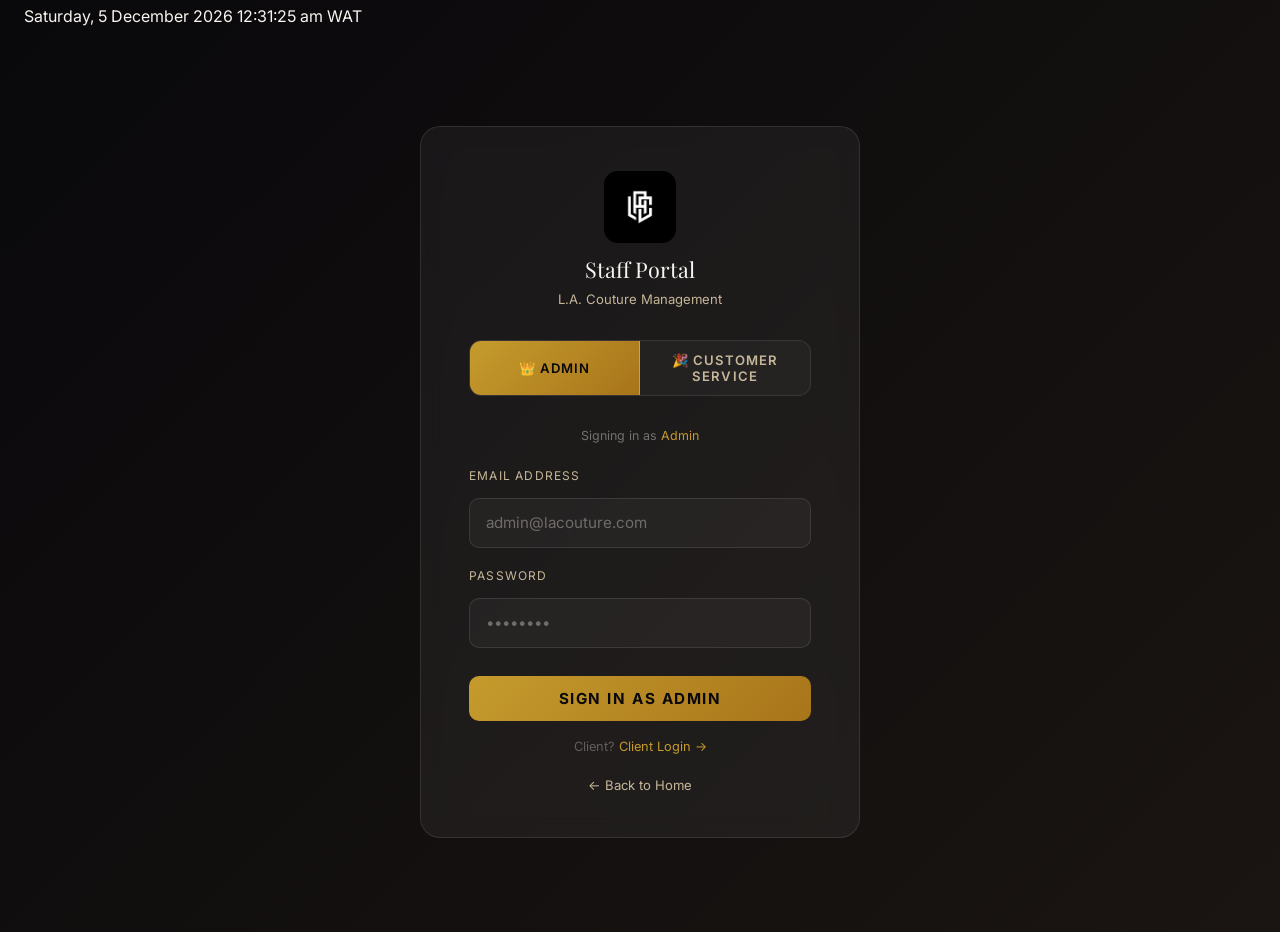
<file: cs-login.html>
<!DOCTYPE html>
<html lang="en">
<head>
  <meta charset="UTF-8"/>
  <meta http-equiv="refresh" content="0; url=admin-login.html"/>
  <title>Redirecting…</title>
</head>
<body>
  <script>window.location.replace('admin-login.html');</script>
</body>
</html>
</file>
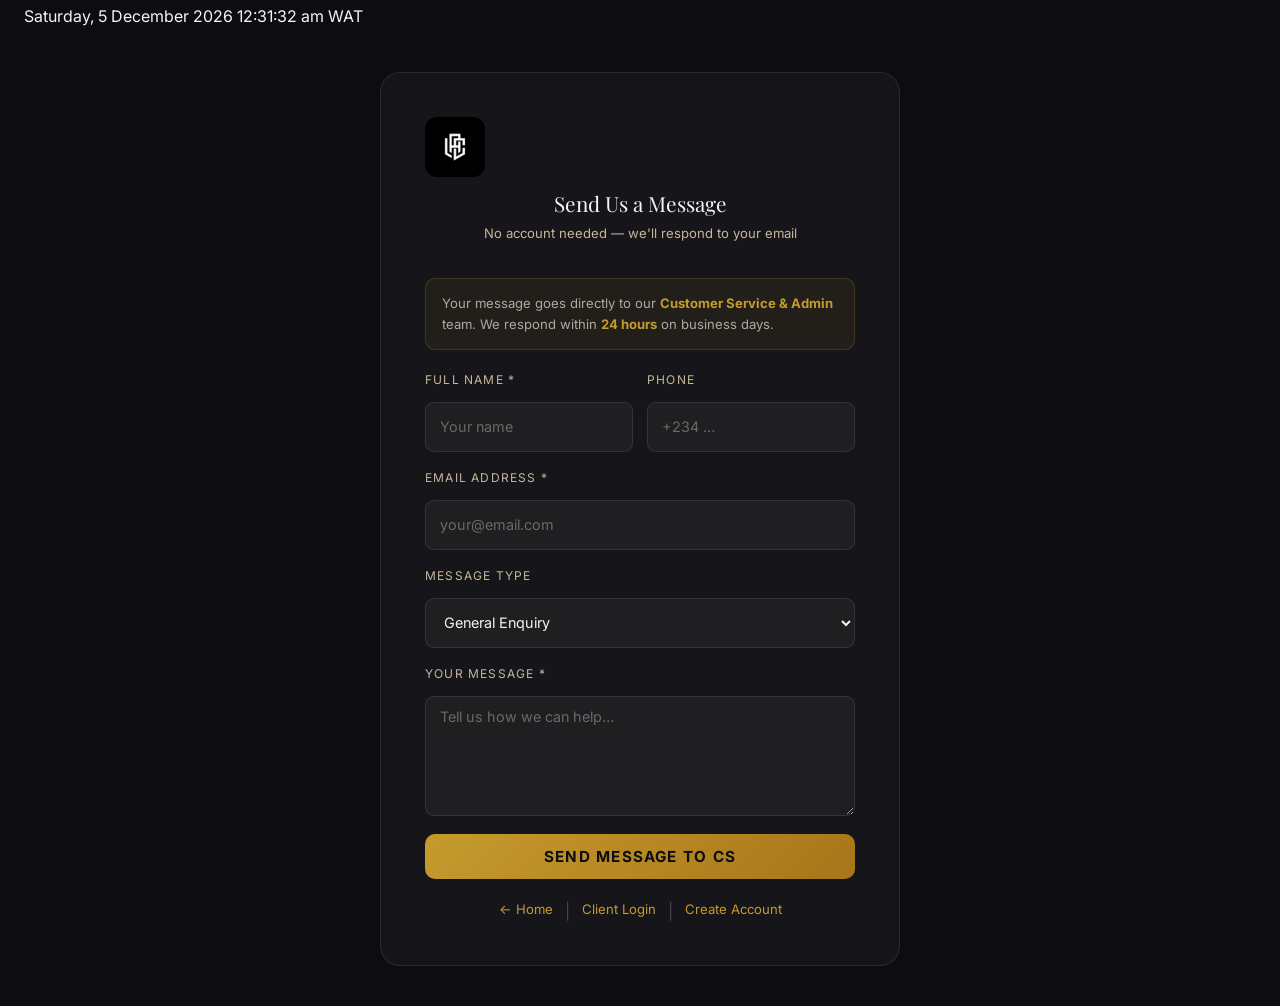
<file: guest-message.html>
<!DOCTYPE html>
<html lang="en">
<head>
  <meta charset="UTF-8"/>
  <meta name="viewport" content="width=device-width,initial-scale=1.0"/>
  <title>Send a Message — L.A. Couture</title>
  <link rel="preconnect" href="https://fonts.googleapis.com">
  <link rel="preconnect" href="https://fonts.gstatic.com" crossorigin>
  <link href="https://fonts.googleapis.com/css2?family=Inter:wght@400;500;600&family=Playfair+Display:ital,wght@0,400;0,600;1,400&display=swap" rel="stylesheet">
  <link rel="stylesheet" href="css/style.css"/>
  <style>
    *,*::before,*::after{box-sizing:border-box;margin:0;padding:0;}
    body{font-family:var(--font-sans);background:var(--navy);color:var(--text);min-height:100vh;display:flex;flex-direction:column;}
    .page-wrap{flex:1;display:flex;align-items:center;justify-content:center;padding:40px 20px;}
    .card{background:rgba(255,255,255,0.04);border:1px solid rgba(255,255,255,0.09);border-radius:20px;padding:44px;max-width:520px;width:100%;backdrop-filter:blur(10px);}
    .card-logo{text-align:center;margin-bottom:32px;}
    .card-logo img{width:60px;height:60px;border-radius:12px;object-fit:cover;margin-bottom:12px;}
    .card-logo h1{font-family:var(--font-display);font-size:1.3rem;color:var(--ivory);font-weight:400;margin-bottom:4px;}
    .card-logo p{font-size:0.82rem;color:var(--muted);}
    .form-group{margin-bottom:18px;}
    .form-group label{display:block;font-size:0.75rem;text-transform:uppercase;letter-spacing:0.1em;color:var(--muted);margin-bottom:7px;}
    .form-group input,.form-group textarea,.form-group select{width:100%;padding:11px 14px;background:rgba(255,255,255,0.04);border:1px solid rgba(255,255,255,0.1);border-radius:9px;color:var(--ivory);font-family:inherit;font-size:0.9rem;outline:none;transition:border-color 0.2s;}
    .form-group input:focus,.form-group textarea:focus,.form-group select:focus{border-color:var(--gold);}
    .form-group input::placeholder,.form-group textarea::placeholder{color:rgba(248,244,239,0.35);}
    .form-group textarea{min-height:120px;resize:vertical;}
    .form-group select option{background:#13121a;}
    .form-row{display:grid;grid-template-columns:1fr 1fr;gap:14px;}
    .btn-send{width:100%;padding:13px;background:linear-gradient(135deg,var(--gold) 0%,#a8751a 100%);color:var(--navy);border:none;border-radius:10px;font-size:0.95rem;font-weight:700;cursor:pointer;text-transform:uppercase;letter-spacing:0.08em;transition:all 0.2s;}
    .btn-send:hover{opacity:0.9;transform:translateY(-1px);}
    .btn-send:disabled{opacity:0.5;cursor:not-allowed;transform:none;}
    .error-box{background:rgba(255,69,69,0.1);border:1px solid rgba(255,69,69,0.3);color:#ff6b6b;padding:12px 14px;border-radius:8px;margin-bottom:18px;display:none;font-size:0.85rem;}
    .success-box{display:none;text-align:center;padding:12px 0;}
    .success-box .icon{font-size:2.5rem;margin-bottom:12px;}
    .success-box h2{font-family:var(--font-display);font-size:1.3rem;color:var(--ivory);font-weight:400;margin-bottom:8px;}
    .success-box p{font-size:0.85rem;color:var(--muted);line-height:1.7;margin-bottom:20px;}
    .note-box{background:rgba(197,155,45,0.07);border:1px solid rgba(197,155,45,0.2);border-radius:10px;padding:14px 16px;margin-bottom:22px;font-size:0.82rem;color:rgba(248,244,239,0.65);line-height:1.6;}
    .note-box strong{color:var(--gold);}
    .links{display:flex;gap:12px;justify-content:center;margin-top:22px;flex-wrap:wrap;}
    .links a{color:var(--gold);text-decoration:none;font-size:0.82rem;}
    .links a:hover{color:var(--gold-light,#d4af37);}
    .links span{color:rgba(255,255,255,0.2);}
    @media(max-width:540px){.form-row{grid-template-columns:1fr;}.card{padding:28px 20px;}}
  </style>
</head>
<body>
  <div class="topbar" style="padding:6px 24px;">
    <div class="topbar-inner">
      <span id="clock-date"></span>
      <span id="clock-time"></span>
    </div>
  </div>

  <div class="page-wrap">
    <div class="card">
      <div class="card-logo">
        <img src="img/logo2.jpg" alt="L.A. Couture">
        <h1>Send Us a Message</h1>
        <p>No account needed — we'll respond to your email</p>
      </div>

      <!-- Success state -->
      <div class="success-box" id="successBox">
        <div class="icon">✉️</div>
        <h2>Message Sent!</h2>
        <p>Thank you for reaching out. Our Customer Service team will respond to your email within 24 hours.</p>
        <button class="btn-send" onclick="resetForm()" style="width:auto;padding:10px 28px;">Send Another</button>
      </div>

      <!-- Form -->
      <div id="formWrap">
        <div class="note-box">
          Your message goes directly to our <strong>Customer Service &amp; Admin</strong> team. We respond within <strong>24 hours</strong> on business days.
        </div>

        <div class="error-box" id="errorBox"></div>

        <form id="msgForm">
          <div class="form-row">
            <div class="form-group">
              <label for="name">Full Name *</label>
              <input type="text" id="name" placeholder="Your name" required>
            </div>
            <div class="form-group">
              <label for="phone">Phone</label>
              <input type="tel" id="phone" placeholder="+234 …">
            </div>
          </div>

          <div class="form-group">
            <label for="email">Email Address *</label>
            <input type="email" id="email" placeholder="your@email.com" required>
          </div>

          <div class="form-group">
            <label for="type">Message Type</label>
            <select id="type">
              <option value="General Enquiry">General Enquiry</option>
              <option value="Order Enquiry">Order / Purchase Enquiry</option>
              <option value="Bespoke Request">Bespoke / Custom Order</option>
              <option value="Styling Consultation">Styling Consultation</option>
              <option value="Complaint">Complaint</option>
              <option value="Other">Other</option>
            </select>
          </div>

          <div class="form-group">
            <label for="message">Your Message *</label>
            <textarea id="message" placeholder="Tell us how we can help…" required></textarea>
          </div>

          <button type="submit" class="btn-send" id="sendBtn">Send Message to CS</button>
        </form>

        <div class="links">
          <a href="index.html">← Home</a>
          <span>|</span>
          <a href="client-login.html">Client Login</a>
          <span>|</span>
          <a href="client-register.html">Create Account</a>
        </div>
      </div>
    </div>
  </div>

  <script src="js/api.js"></script>
  <script>
  (function () {
    'use strict';

    const form    = document.getElementById('msgForm');
    const errBox  = document.getElementById('errorBox');
    const sendBtn = document.getElementById('sendBtn');

    form.addEventListener('submit', async function (e) {
      e.preventDefault();
      errBox.style.display = 'none';
      sendBtn.disabled     = true;
      sendBtn.textContent  = 'Sending…';

      const name    = document.getElementById('name').value.trim();
      const email   = document.getElementById('email').value.trim();
      const phone   = document.getElementById('phone').value.trim();
      const type    = document.getElementById('type').value;
      const message = document.getElementById('message').value.trim();

      const res = await LAApi.guestMessage.send({
        name, email, phone: phone || null,
        enquiry_type: 'Guest Direct Message — ' + type,
        message,
      });

      if (res.ok) {
        document.getElementById('formWrap').style.display = 'none';
        document.getElementById('successBox').style.display = 'block';
      } else {
        const errs = res.data?.errors;
        errBox.textContent = errs
          ? Object.values(errs).flat().join(' ')
          : (res.data?.message || 'Could not send. Please try again.');
        errBox.style.display = 'block';
        sendBtn.disabled    = false;
        sendBtn.textContent = 'Send Message to CS';
      }
    });

    window.resetForm = function () {
      form.reset();
      document.getElementById('formWrap').style.display = 'block';
      document.getElementById('successBox').style.display = 'none';
    };
  })();
  </script>
</body>
</html>
</file>
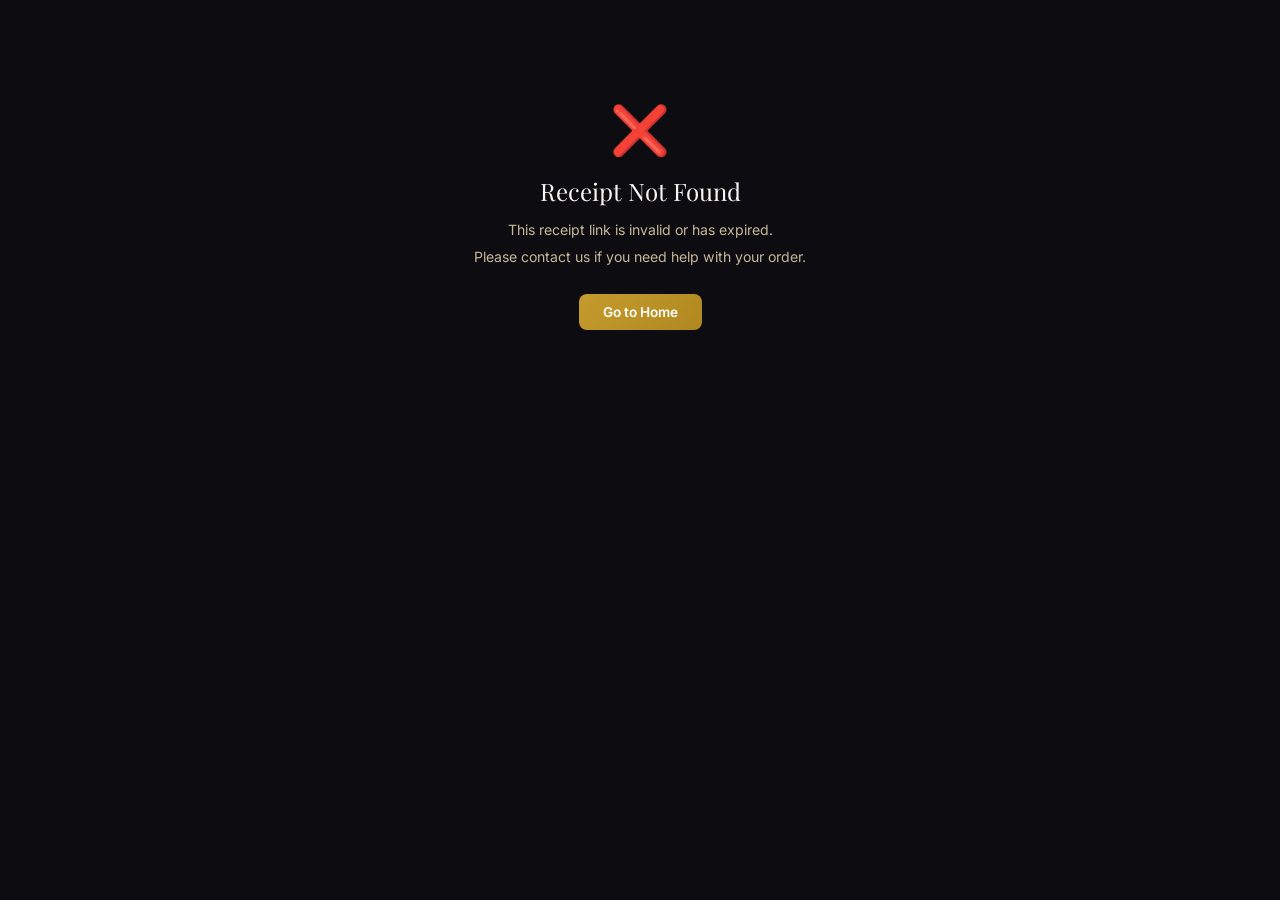
<file: receipt.html>
<!DOCTYPE html>
<html lang="en">
<head>
  <meta charset="UTF-8"/>
  <meta name="viewport" content="width=device-width,initial-scale=1.0"/>
  <title>Order Receipt — L.A. Couture</title>
  <link rel="preconnect" href="https://fonts.googleapis.com">
  <link rel="preconnect" href="https://fonts.gstatic.com" crossorigin>
  <link href="https://fonts.googleapis.com/css2?family=Inter:wght@400;500;600&family=Playfair+Display:ital,wght@0,400;0,600;1,400&display=swap" rel="stylesheet">
  <link rel="stylesheet" href="css/style.css"/>
  <style>
    *,*::before,*::after{box-sizing:border-box;margin:0;padding:0;}
    body{font-family:var(--font-sans);background:var(--navy);color:var(--text);min-height:100vh;display:flex;flex-direction:column;align-items:center;justify-content:flex-start;padding:40px 20px;}
    .receipt-card{background:#fff;color:#1a1a1a;border-radius:16px;max-width:560px;width:100%;box-shadow:0 20px 60px rgba(0,0,0,0.5);}
    .receipt-header{background:linear-gradient(135deg,#0a090e 0%,#13121a 100%);color:#f8f4ef;padding:32px;border-radius:16px 16px 0 0;text-align:center;}
    .receipt-logo{font-family:'Playfair Display',serif;font-size:1.5rem;letter-spacing:0.2em;color:#c59b2d;margin-bottom:4px;}
    .receipt-sub{font-size:0.72rem;letter-spacing:0.15em;text-transform:uppercase;color:rgba(248,244,239,0.5);margin-bottom:20px;}
    .receipt-ref{font-family:monospace;font-size:0.9rem;color:#c59b2d;background:rgba(197,155,45,0.12);border:1px solid rgba(197,155,45,0.25);display:inline-block;padding:6px 18px;border-radius:999px;}
    .receipt-body{padding:28px 32px;}
    .receipt-meta{display:grid;grid-template-columns:1fr 1fr;gap:14px;margin-bottom:24px;padding-bottom:20px;border-bottom:1px solid #e8e8e8;}
    .meta-item .label{font-size:0.68rem;text-transform:uppercase;letter-spacing:0.1em;color:#888;margin-bottom:4px;}
    .meta-item .value{font-size:0.9rem;font-weight:600;color:#1a1a1a;}
    .receipt-items{margin-bottom:20px;}
    .items-header{display:grid;grid-template-columns:2fr 1fr 1fr 1fr;gap:8px;padding:8px 0;border-bottom:2px solid #e8e8e8;font-size:0.68rem;text-transform:uppercase;letter-spacing:0.08em;color:#888;}
    .items-row{display:grid;grid-template-columns:2fr 1fr 1fr 1fr;gap:8px;padding:10px 0;border-bottom:1px solid #f0f0f0;font-size:0.85rem;}
    .items-row .name{color:#1a1a1a;font-weight:500;}
    .items-row .cat{color:#888;font-size:0.78rem;}
    .total-row{display:flex;justify-content:space-between;align-items:center;padding:18px 0;border-top:2px solid #1a1a1a;margin-top:8px;}
    .total-label{font-size:0.78rem;text-transform:uppercase;letter-spacing:0.1em;color:#888;font-weight:600;}
    .total-value{font-family:'Playfair Display',serif;font-size:1.6rem;color:#c59b2d;font-weight:600;}
    .receipt-status{text-align:center;margin-bottom:20px;}
    .status-badge{display:inline-block;padding:6px 18px;border-radius:999px;font-size:0.75rem;font-weight:700;text-transform:uppercase;letter-spacing:0.08em;}
    .status-pending  {background:#fff8e1;color:#f9a825;border:1px solid #f9a825;}
    .status-confirmed{background:#e8f5e9;color:#2e7d32;border:1px solid #2e7d32;}
    .status-paid     {background:#e3f2fd;color:#1565c0;border:1px solid #1565c0;}
    .status-delivered{background:#f3e5f5;color:#6a1b9a;border:1px solid #6a1b9a;}
    .status-cancelled{background:#fce4ec;color:#b71c1c;border:1px solid #b71c1c;}
    .receipt-footer{background:#f9f9f9;border-top:1px solid #e8e8e8;padding:20px 32px;border-radius:0 0 16px 16px;text-align:center;}
    .receipt-footer p{font-size:0.78rem;color:#888;line-height:1.6;}
    .receipt-footer strong{color:#1a1a1a;}
    .btn-row{display:flex;gap:10px;justify-content:center;margin-top:16px;flex-wrap:wrap;}
    .btn-print{padding:10px 24px;background:#1a1a1a;color:#fff;border:none;border-radius:8px;font-size:0.85rem;font-weight:600;cursor:pointer;transition:all 0.2s;}
    .btn-print:hover{background:#333;}
    .btn-home{padding:10px 24px;background:linear-gradient(135deg,#c59b2d,#b08820);color:#fff;border:none;border-radius:8px;font-size:0.85rem;font-weight:600;cursor:pointer;text-decoration:none;display:inline-block;transition:all 0.2s;}
    .btn-home:hover{opacity:0.9;}
    /* Loading / Error states */
    .state-box{text-align:center;padding:60px 20px;}
    .state-box .icon{font-size:3rem;margin-bottom:16px;}
    .state-box h2{color:var(--ivory);margin-bottom:10px;font-family:'Playfair Display',serif;font-weight:400;}
    .state-box p{color:var(--muted);font-size:0.88rem;}
    @media print{
      body{background:#fff;padding:0;}
      .btn-row,.receipt-status{display:none;}
      .receipt-card{box-shadow:none;border-radius:0;max-width:100%;}
    }
  </style>
</head>
<body>

<div id="loadingState" class="state-box">
  <div class="icon">⏳</div>
  <h2>Loading Receipt…</h2>
  <p>Please wait while we fetch your order details.</p>
</div>

<div id="errorState" class="state-box" style="display:none;">
  <div class="icon">❌</div>
  <h2>Receipt Not Found</h2>
  <p>This receipt link is invalid or has expired.<br>Please contact us if you need help with your order.</p>
  <div class="btn-row" style="margin-top:24px;">
    <a href="index.html" class="btn-home">Go to Home</a>
  </div>
</div>

<div class="receipt-card" id="receiptCard" style="display:none;">
  <div class="receipt-header">
    <div class="receipt-logo">L.A. COUTURE</div>
    <div class="receipt-sub">Luxury Menswear · Abuja, Nigeria</div>
    <div class="receipt-ref" id="rcRef">—</div>
  </div>

  <div class="receipt-body">
    <div class="receipt-meta">
      <div class="meta-item">
        <div class="label">Client Name</div>
        <div class="value" id="rcName">—</div>
      </div>
      <div class="meta-item">
        <div class="label">Order Date</div>
        <div class="value" id="rcDate">—</div>
      </div>
      <div class="meta-item">
        <div class="label">Email</div>
        <div class="value" id="rcEmail" style="font-size:0.82rem;">—</div>
      </div>
      <div class="meta-item">
        <div class="label">Order Status</div>
        <div class="value" id="rcStatusWrap">—</div>
      </div>
    </div>

    <div class="receipt-items">
      <div class="items-header">
        <span>Item</span><span>Qty</span><span>Unit Price</span><span>Subtotal</span>
      </div>
      <div id="rcItems"></div>
    </div>

    <div class="total-row">
      <span class="total-label">Grand Total</span>
      <span class="total-value" id="rcTotal">—</span>
    </div>
  </div>

  <div class="receipt-footer">
    <p>Thank you for choosing <strong>L.A. Couture</strong>.<br>
       For enquiries, contact us at <strong>hello@lacouture.com</strong>
    </p>
    <div class="btn-row">
      <button class="btn-print" onclick="window.print()">Print / Save PDF</button>
      <a href="index.html" class="btn-home">Back to Home</a>
    </div>
  </div>
</div>

<script src="js/api.js"></script>
<script>
(function() {
  'use strict';

  const esc = window.escapeHtml || (s => String(s==null?'':s).replace(/&/g,'&amp;').replace(/</g,'&lt;').replace(/>/g,'&gt;').replace(/"/g,'&quot;').replace(/'/g,'&#39;'));

  function fmtDate(d) {
    if (!d) return '—';
    return new Date(d).toLocaleDateString('en-NG',{day:'2-digit',month:'long',year:'numeric'});
  }

  function fmtMoney(n) {
    return '₦ ' + parseFloat(n||0).toLocaleString('en-NG');
  }

  function getParam(name) {
    return new URLSearchParams(window.location.search).get(name);
  }

  async function load() {
    const token = getParam('token');

    if (!token) {
      document.getElementById('loadingState').style.display = 'none';
      document.getElementById('errorState').style.display   = 'block';
      return;
    }

    const res = await LAApi.receipts.get(token);

    document.getElementById('loadingState').style.display = 'none';

    if (!res.ok || !res.data) {
      document.getElementById('errorState').style.display = 'block';
      return;
    }

    const o = res.data;
    const st = (o.status||'pending').toLowerCase();

    document.getElementById('rcRef').textContent   = o.reference || '—';
    document.getElementById('rcName').textContent  = o.client_name || 'Guest';
    document.getElementById('rcDate').textContent  = fmtDate(o.created_at);
    document.getElementById('rcEmail').textContent = o.client_email || '—';
    document.getElementById('rcTotal').textContent = fmtMoney(o.total);
    document.getElementById('rcStatusWrap').innerHTML =
      `<span class="status-badge status-${esc(st)}">${esc(st.charAt(0).toUpperCase()+st.slice(1))}</span>`;

    const items = o.items || [];
    document.getElementById('rcItems').innerHTML = items.length
      ? items.map(i => `
          <div class="items-row">
            <div>
              <div class="name">${esc(i.name)}</div>
              ${i.category ? `<div class="cat">${esc(i.category)}</div>` : ''}
            </div>
            <div>${i.qty}</div>
            <div>${fmtMoney(i.price)}</div>
            <div style="font-weight:600;">${fmtMoney(i.subtotal)}</div>
          </div>`).join('')
      : '<p style="color:#888;text-align:center;padding:16px 0;font-size:0.85rem;">No items found.</p>';

    document.getElementById('receiptCard').style.display = 'block';
    document.title = `Receipt ${o.reference||''} — L.A. Couture`;
  }

  load();
})();
</script>
</body>
</html>
</file>
<file: css/style.css>
/* ═══════════════════════════════════════════
   L.A. COUTURE — MENSWEAR — GLOBAL STYLES
   ═══════════════════════════════════════════ */

:root {
  --bg: #09080b;
  --surface: #111017;
  --surface-alt: #1a1920;
  --navy: #0d0c10;
  --ivory: #f8f4ef;
  --text: #f8f4ef;
  --muted: #c6b79a;
  --gold: #c59b2d;
  --gold-light: #d4af4a;
  --gold-soft: rgba(197,155,45,0.18);
  --border: rgba(255,255,255,0.08);
  --shadow: 0 28px 80px rgba(0,0,0,0.35);
  --radius: 18px;
  --font-sans: "Inter", "Segoe UI", system-ui, sans-serif;
  --font-display: "Playfair Display", Georgia, serif;
}

*, *::before, *::after { box-sizing: border-box; }
html { scroll-behavior: smooth; }

body {
  margin: 0;
  font-family: var(--font-sans);
  background: radial-gradient(circle at top, rgba(197,155,45,0.07), transparent 30%),
              linear-gradient(180deg, #0c0b0f 0%, #09080b 100%);
  color: var(--text);
  min-height: 100vh;
  overflow-x: hidden;
}

img { max-width: 100%; display: block; }
a { color: inherit; text-decoration: none; }
button, input, textarea, select { font: inherit; }
button { cursor: pointer; }
p { color: rgba(248,244,239,0.78); line-height: 1.9; }

.container {
  width: min(1180px, calc(100% - 32px));
  margin: 0 auto;
}

/* ═══ NAVIGATION ═══════════════════════════ */
.nav {
  position: sticky;
  top: 0;
  z-index: 100;
  background: rgba(9,8,11,0.94);
  backdrop-filter: blur(20px);
  -webkit-backdrop-filter: blur(20px);
  border-bottom: 1px solid rgba(255,255,255,0.05);
}

.nav-inner {
  display: flex;
  align-items: center;
  justify-content: space-between;
  gap: 16px;
  min-height: 76px;
}

.nav-logo {
  display: flex;
  align-items: center;
  gap: 11px;
  flex-shrink: 0;
}

.nav-logo img {
  height: 40px;
  width: auto;
  border-radius: 10px;
  object-fit: cover;
}

.logo-text {
  font-family: var(--font-display);
  font-size: 1.1rem;
  letter-spacing: 0.22em;
  text-transform: uppercase;
  color: var(--gold);
  text-shadow: 0 0 28px rgba(197,155,45,0.35);
}

.footer-logo-text {
  font-family: var(--font-display);
  font-size: 1.1rem;
  letter-spacing: 0.22em;
  text-transform: uppercase;
  color: var(--gold);
}

.nav-links {
  display: flex;
  align-items: center;
  gap: 28px;
  list-style: none;
  margin: 0;
  padding: 0;
}

.nav-links a {
  color: var(--muted);
  font-size: 0.9rem;
  letter-spacing: 0.05em;
  transition: color 0.2s;
  position: relative;
  padding-bottom: 2px;
}

.nav-links a::after {
  content: '';
  position: absolute;
  bottom: -2px;
  left: 0;
  width: 0;
  height: 1px;
  background: var(--gold);
  transition: width 0.25s ease;
}

.nav-links a:hover,
.nav-links a.active {
  color: var(--gold);
}

.nav-links a:hover::after,
.nav-links a.active::after {
  width: 100%;
}

.nav-actions {
  display: flex;
  align-items: center;
  gap: 14px;
}

.auth-nav {
  display: flex;
  gap: 14px;
  align-items: center;
}

.auth-nav a {
  color: var(--muted);
  font-size: 0.82rem;
  letter-spacing: 0.05em;
  transition: color 0.2s;
}

.auth-nav a:hover { color: var(--gold); }
.auth-nav span { color: rgba(255,255,255,0.15); }

/* ── Hamburger ── */
.hamburger {
  display: none;
  flex-direction: column;
  justify-content: center;
  align-items: center;
  gap: 5px;
  width: 44px;
  height: 44px;
  background: rgba(255,255,255,0.06);
  border: 1px solid rgba(255,255,255,0.12);
  border-radius: 10px;
  padding: 0;
  color: var(--text);
  flex-shrink: 0;
  cursor: pointer;
  position: relative;
  z-index: 200;
  transition: background 0.2s, border-color 0.2s;
}

.hamburger:hover {
  background: rgba(255,255,255,0.1);
  border-color: var(--gold);
}

.hamburger span {
  display: block;
  width: 22px;
  height: 2px;
  background: currentColor;
  border-radius: 2px;
  transition: transform 0.3s ease, opacity 0.3s ease, width 0.3s ease;
  transform-origin: center;
  pointer-events: none;
}

/* Hamburger → X when open */
.hamburger.is-open span:nth-child(1) {
  transform: translateY(7px) rotate(45deg);
}
.hamburger.is-open span:nth-child(2) {
  opacity: 0;
  width: 0;
}
.hamburger.is-open span:nth-child(3) {
  transform: translateY(-7px) rotate(-45deg);
}

/* ── Mobile Dropdown Menu ── */
.nav-drawer {
  /* sits right below the sticky nav bar */
  position: absolute;
  top: 100%;
  left: 0;
  right: 0;
  z-index: 199;
  background: rgba(9,8,11,0.98);
  backdrop-filter: blur(20px);
  -webkit-backdrop-filter: blur(20px);
  border-bottom: 1px solid rgba(197,155,45,0.18);
  border-top: 1px solid rgba(255,255,255,0.05);
  box-shadow: 0 16px 48px rgba(0,0,0,0.5);

  /* hidden state — collapsed upward */
  max-height: 0;
  overflow: hidden;
  opacity: 0;
  transform: translateY(-8px);
  transition:
    max-height 0.35s cubic-bezier(0.4, 0, 0.2, 1),
    opacity    0.25s ease,
    transform  0.25s ease;
  pointer-events: none;

  /* no side padding — full width */
  padding: 0;
}

.nav-drawer.open {
  max-height: 480px;
  opacity: 1;
  transform: translateY(0);
  pointer-events: auto;
}

.nav-drawer a {
  display: block;
  color: rgba(248,244,239,0.82);
  font-size: 1rem;
  font-family: var(--font-display);
  font-weight: 400;
  letter-spacing: 0.06em;
  padding: 15px 24px;
  border-bottom: 1px solid rgba(255,255,255,0.04);
  transition: color 0.2s, background 0.2s, padding-left 0.2s;
  text-decoration: none;
}

.nav-drawer a:last-of-type {
  border-bottom: none;
}

.nav-drawer a:hover,
.nav-drawer a.active {
  color: var(--gold);
  background: rgba(197,155,45,0.06);
  padding-left: 32px;
}

/* Auth buttons row inside dropdown */
.nav-drawer .drawer-auth {
  display: flex;
  gap: 10px;
  padding: 14px 24px 18px;
  border-top: 1px solid rgba(255,255,255,0.06);
  background: rgba(197,155,45,0.03);
  flex-wrap: wrap;
}

.nav-drawer .drawer-auth a {
  border: 1px solid rgba(197,155,45,0.25);
  border-bottom: 1px solid rgba(197,155,45,0.25);
  padding: 8px 18px;
  border-radius: 999px;
  font-size: 0.82rem;
  font-family: var(--font-sans);
  letter-spacing: 0.05em;
  background: rgba(197,155,45,0.08);
  color: var(--gold);
  transition: background 0.2s, color 0.2s, padding-left 0.2s;
  display: inline-block;
}

.nav-drawer .drawer-auth a:hover {
  background: rgba(197,155,45,0.18);
  color: var(--gold-light);
  padding-left: 18px;
}

/* No drawer-brand or drawer-close needed for dropdown style */
.drawer-brand,
.drawer-close { display: none; }

/* Overlay — light tap-to-close backdrop */
.nav-overlay {
  position: fixed;
  inset: 0;
  background: rgba(0,0,0,0.3);
  z-index: 100;
  opacity: 0;
  pointer-events: none;
  transition: opacity 0.25s ease;
}

.nav-overlay.open {
  opacity: 1;
  pointer-events: auto;
}

/* ═══ HERO ══════════════════════════════════ */
.hero {
  position: relative;
  min-height: 92vh;
  display: flex;
  align-items: center;
  overflow: hidden;
  padding: 100px 0 80px;
}

.hero-bg {
  position: absolute;
  inset: 0;
  z-index: 0;
}

.hero-bg-img {
  position: absolute;
  inset: 0;
  background-size: cover;
  background-position: center top;
  background-repeat: no-repeat;
}

.hero-overlay {
  position: absolute;
  inset: 0;
  background: linear-gradient(105deg,
    rgba(9,8,11,0.88) 0%,
    rgba(9,8,11,0.65) 50%,
    rgba(9,8,11,0.35) 100%);
}

.hero-gold-line {
  position: absolute;
  bottom: 0;
  left: 0;
  right: 0;
  height: 1px;
  background: linear-gradient(90deg, transparent 0%, var(--gold) 50%, transparent 100%);
  opacity: 0.25;
}

.hero-content {
  position: relative;
  z-index: 2;
  max-width: 680px;
}

.eyebrow {
  display: inline-block;
  margin-bottom: 16px;
  letter-spacing: 0.38em;
  text-transform: uppercase;
  color: var(--gold);
  font-size: 0.78rem;
}

.display {
  font-family: var(--font-display);
  font-size: clamp(2.6rem, 5vw, 5.2rem);
  line-height: 1;
  margin: 0;
  letter-spacing: -0.01em;
}

.hero-title em {
  color: var(--gold);
  font-style: italic;
}

.hero-sub {
  color: rgba(248,244,239,0.72);
  max-width: 520px;
  font-size: 1.05rem;
  line-height: 1.8;
  margin-top: 20px;
}

.hero-actions {
  margin-top: 36px;
  display: flex;
  flex-wrap: wrap;
  gap: 14px;
}

.hero-scroll {
  position: absolute;
  bottom: 32px;
  left: 50%;
  transform: translateX(-50%);
  display: flex;
  flex-direction: column;
  align-items: center;
  gap: 8px;
  z-index: 2;
  color: var(--muted);
  font-size: 0.72rem;
  letter-spacing: 0.22em;
  text-transform: uppercase;
}

.hero-scroll-line {
  width: 1px;
  height: 40px;
  background: linear-gradient(180deg, var(--gold), transparent);
  animation: scrollLine 1.8s ease-in-out infinite;
}

@keyframes scrollLine {
  0%   { transform: scaleY(0); transform-origin: top; opacity: 1; }
  50%  { transform: scaleY(1); transform-origin: top; opacity: 1; }
  51%  { transform: scaleY(1); transform-origin: bottom; }
  100% { transform: scaleY(0); transform-origin: bottom; opacity: 0; }
}

/* ═══ BUTTONS ════════════════════════════════ */
.btn {
  display: inline-flex;
  align-items: center;
  justify-content: center;
  min-height: 50px;
  padding: 0 28px;
  border-radius: 999px;
  border: 1px solid transparent;
  font-weight: 600;
  font-size: 0.9rem;
  letter-spacing: 0.05em;
  transition: transform 0.2s ease, background 0.2s ease, box-shadow 0.2s ease;
  white-space: nowrap;
}

.btn:hover { transform: translateY(-2px); }

.btn-primary {
  background: var(--gold);
  color: #09080b;
  box-shadow: 0 8px 24px rgba(197,155,45,0.25);
}
.btn-primary:hover { background: var(--gold-light); box-shadow: 0 12px 32px rgba(197,155,45,0.35); }

.btn-light {
  background: rgba(255,255,255,0.06);
  color: var(--text);
  border-color: rgba(255,255,255,0.14);
}
.btn-light:hover { background: rgba(255,255,255,0.1); }

.btn-outline {
  background: transparent;
  color: var(--text);
  border-color: rgba(255,255,255,0.2);
}
.btn-outline:hover { border-color: var(--gold); color: var(--gold); }

/* ═══ SECTION LAYOUT ═════════════════════════ */
section { padding: 80px 0; }

.section-header {
  text-align: center;
  margin-bottom: 56px;
}

.section-header .eyebrow { display: block; margin-bottom: 14px; }

.text-center { text-align: center; }
.mt-32 { margin-top: 32px; }

/* ═══ COLLECTIONS GRID ═══════════════════════ */
.collections-header,
.gallery-header,
.testimonials-header {
  text-align: center;
  margin-bottom: 48px;
}

.collections-grid {
  display: grid;
  grid-template-columns: repeat(3, 1fr);
  gap: 20px;
}

.collection-card {
  position: relative;
  display: flex;
  align-items: flex-end;
  min-height: 380px;
  border-radius: var(--radius);
  overflow: hidden;
  background-color: var(--surface); /* use background-color NOT background shorthand */
  background-size: cover;
  background-position: center;
  background-repeat: no-repeat;
  transition: transform 0.3s ease, box-shadow 0.3s ease;
  cursor: pointer;
  border: 1px solid rgba(255,255,255,0.06);
}

.collection-card:hover {
  transform: translateY(-4px);
  box-shadow: 0 24px 60px rgba(0,0,0,0.4);
}

.collection-card-overlay {
  position: absolute;
  inset: 0;
  display: flex;
  flex-direction: column;
  justify-content: flex-end;
  padding: 28px 24px;
  background: linear-gradient(180deg, transparent 35%, rgba(9,8,11,0.9) 100%);
  z-index: 2;
}

.collection-label {
  font-family: var(--font-display);
  font-size: 1.5rem;
  color: var(--text);
  margin: 0 0 6px;
}

.collection-sub {
  color: var(--gold);
  font-size: 0.85rem;
  letter-spacing: 0.1em;
}

/* ═══ FEATURED PIECE ═════════════════════════ */
.featured { padding: 80px 0; }

.featured-inner {
  display: grid;
  grid-template-columns: 1fr 1fr;
  gap: 48px;
  align-items: center;
}

.featured-media {
  position: relative;
  border-radius: var(--radius);
  overflow: hidden;
}

.featured-media img {
  width: 100%;
  height: 580px;
  object-fit: cover;
  display: block;
  border-radius: var(--radius);
}

.featured-badge {
  position: absolute;
  top: 20px;
  right: 20px;
  padding: 8px 16px;
  border-radius: 999px;
  background: rgba(197,155,45,0.15);
  color: var(--gold);
  font-size: 0.78rem;
  letter-spacing: 0.22em;
  text-transform: uppercase;
  border: 1px solid rgba(197,155,45,0.3);
  backdrop-filter: blur(8px);
}

.featured-text { display: grid; gap: 20px; }
.featured-text .display { font-size: clamp(2rem, 3.5vw, 3.2rem); }
.featured-text em { color: var(--gold); }

.featured-price {
  font-family: var(--font-display);
  font-size: 2rem;
  color: var(--gold);
}

/* ═══ ABOUT STRIP ════════════════════════════ */
.about-strip {
  padding: 80px 0;
}

.about-strip-inner {
  display: grid;
  grid-template-columns: 1fr 1fr;
  gap: 48px;
  align-items: center;
}

.about-strip-img {
  border-radius: var(--radius);
  overflow: hidden;
  height: 560px;
}

.about-strip-img img {
  width: 100%;
  height: 100%;
  object-fit: cover;
}

.about-strip-text { display: grid; gap: 20px; }
.about-strip-text .display { font-size: clamp(1.8rem, 3vw, 2.8rem); }
.about-strip-text em { color: var(--gold); font-style: italic; }

/* ═══ GALLERY GRID ═══════════════════════════ */
.gallery-grid {
  display: grid;
  grid-template-columns: repeat(4, 1fr);
  gap: 10px;
}

.gallery-item {
  position: relative;
  overflow: hidden;
  border-radius: 12px;
  aspect-ratio: 1;
  background: var(--surface);
  cursor: pointer;
}

.gallery-item img {
  width: 100%;
  height: 100%;
  object-fit: cover;
  display: block;
  transition: transform 0.4s ease;
}

.gallery-item:hover img { transform: scale(1.06); }

.gallery-item-overlay {
  position: absolute;
  inset: 0;
  display: grid;
  place-items: center;
  background: rgba(9,8,11,0.5);
  opacity: 0;
  transition: opacity 0.25s ease;
}

.gallery-item:hover .gallery-item-overlay { opacity: 1; }

.gallery-ig-icon {
  color: #fff;
  font-size: 2rem;
  line-height: 1;
}

/* ═══ TESTIMONIALS ═══════════════════════════ */
.testimonials { background: rgba(255,255,255,0.015); }

.testimonials-grid {
  display: grid;
  grid-template-columns: repeat(3, 1fr);
  gap: 24px;
}

.testimonial-card {
  background: rgba(255,255,255,0.03);
  border: 1px solid rgba(255,255,255,0.07);
  border-radius: var(--radius);
  padding: 32px 28px;
}

.testimonial-quote {
  font-family: var(--font-display);
  font-size: 4rem;
  line-height: 0.8;
  color: rgba(197,155,45,0.2);
}

.stars { margin: 12px 0; color: var(--gold); font-size: 0.9rem; }

.testimonial-text {
  color: rgba(248,244,239,0.75);
  line-height: 1.8;
  font-size: 0.95rem;
}

.testimonial-author {
  display: block;
  margin-top: 24px;
  font-family: var(--font-display);
  font-size: 0.9rem;
  color: var(--muted);
}

/* ═══ NEWSLETTER ═════════════════════════════ */
.newsletter {
  background: rgba(197,155,45,0.04);
  border-top: 1px solid rgba(197,155,45,0.1);
  border-bottom: 1px solid rgba(197,155,45,0.1);
}

.newsletter .container {
  display: grid;
  gap: 20px;
  text-align: center;
  padding: 80px 0;
}

.newsletter-form {
  display: flex;
  flex-wrap: wrap;
  gap: 12px;
  justify-content: center;
  margin-top: 8px;
}

.newsletter-input {
  flex: 1;
  min-width: 260px;
  max-width: 400px;
  padding: 15px 20px;
  border-radius: 999px;
  border: 1px solid rgba(255,255,255,0.1);
  background: rgba(255,255,255,0.05);
  color: var(--text);
  outline: none;
  transition: border-color 0.2s;
}

.newsletter-input:focus { border-color: var(--gold); }

.newsletter-input::placeholder { color: rgba(248,244,239,0.4); }

.newsletter-msg, .form-msg {
  margin: 0;
  font-size: 0.92rem;
}

.form-msg.success, .newsletter-msg.success { color: #6bcf7f; }
.form-msg.error, .newsletter-msg.error { color: #ff6b6b; }

/* ═══ PRODUCTS GRID ══════════════════════════ */
.products-filter {
  display: flex;
  flex-wrap: wrap;
  gap: 10px;
  justify-content: center;
  margin-bottom: 44px;
}

.filter-btn {
  border: 1px solid rgba(255,255,255,0.08);
  background: transparent;
  color: var(--muted);
  border-radius: 999px;
  padding: 9px 20px;
  font-size: 0.88rem;
  letter-spacing: 0.05em;
  transition: background 0.2s, color 0.2s, border-color 0.2s;
}

.filter-btn.active,
.filter-btn:hover {
  background: var(--gold-soft);
  color: var(--gold);
  border-color: rgba(197,155,45,0.3);
}

.products-grid {
  display: grid;
  grid-template-columns: repeat(3, 1fr);
  gap: 24px;
}

.product-card {
  background: rgba(255,255,255,0.03);
  border: 1px solid rgba(255,255,255,0.07);
  border-radius: var(--radius);
  overflow: hidden;
  transition: transform 0.3s, box-shadow 0.3s;
}

.product-card:hover {
  transform: translateY(-4px);
  box-shadow: 0 20px 50px rgba(0,0,0,0.4);
}

.product-card-img {
  position: relative;
  height: 300px;
  overflow: hidden;
  background: var(--surface);
}

.product-card-img img {
  width: 100%;
  height: 100%;
  object-fit: cover;
  display: block;
  transition: transform 0.4s ease;
}

.product-card:hover .product-card-img img { transform: scale(1.04); }

.product-tag {
  position: absolute;
  top: 14px;
  left: 14px;
  background: var(--gold);
  color: #09080b;
  font-size: 0.7rem;
  font-weight: 700;
  letter-spacing: 0.12em;
  text-transform: uppercase;
  padding: 5px 12px;
  border-radius: 999px;
  z-index: 2;
}

.product-quick {
  position: absolute;
  bottom: 14px;
  left: 50%;
  transform: translateX(-50%) translateY(8px);
  background: rgba(9,8,11,0.85);
  color: var(--text);
  font-size: 0.78rem;
  letter-spacing: 0.1em;
  padding: 9px 18px;
  border-radius: 999px;
  opacity: 0;
  transition: opacity 0.25s, transform 0.25s;
  white-space: nowrap;
  backdrop-filter: blur(8px);
  z-index: 2;
}

.product-card:hover .product-quick {
  opacity: 1;
  transform: translateX(-50%) translateY(0);
}

.product-info { padding: 18px 20px 22px; }
.product-name {
  font-family: var(--font-display);
  font-size: 1.1rem;
  color: var(--text);
  margin: 0 0 6px;
}
.product-cat {
  font-size: 0.8rem;
  color: var(--muted);
  text-transform: uppercase;
  letter-spacing: 0.1em;
  margin: 0 0 10px;
}
.product-price {
  font-family: var(--font-display);
  font-size: 1.1rem;
  color: var(--gold);
  margin: 0;
}

/* ═══ CONTACT PAGE ═══════════════════════════ */
.contact-grid {
  display: grid;
  grid-template-columns: 1fr 1.2fr;
  gap: 40px;
  padding: 60px 0;
}

.contact-info,
.contact-form-card {
  background: rgba(255,255,255,0.03);
  border: 1px solid rgba(255,255,255,0.07);
  border-radius: var(--radius);
  padding: 36px;
}

.contact-item {
  display: flex;
  gap: 16px;
  align-items: flex-start;
  margin-top: 24px;
}

.contact-item svg { flex-shrink: 0; margin-top: 3px; }

.contact-item-label {
  display: block;
  font-size: 0.78rem;
  text-transform: uppercase;
  letter-spacing: 0.15em;
  color: var(--gold);
  margin-bottom: 3px;
}

.contact-item-value {
  color: rgba(248,244,239,0.82);
  font-size: 0.95rem;
  line-height: 1.6;
}

.form-group {
  display: grid;
  gap: 8px;
  margin-bottom: 18px;
}

.form-group label {
  font-size: 0.85rem;
  color: var(--muted);
  letter-spacing: 0.05em;
}

.form-group input,
.form-group textarea,
.form-group select {
  width: 100%;
  border: 1px solid rgba(255,255,255,0.09);
  border-radius: 12px;
  background: rgba(255,255,255,0.04);
  color: var(--text);
  padding: 14px 16px;
  min-height: 50px;
  outline: none;
  transition: border-color 0.2s;
}

.form-group input:focus,
.form-group textarea:focus,
.form-group select:focus {
  border-color: var(--gold);
}

.form-group select option { background: #1a1920; }

.form-group textarea {
  min-height: 140px;
  resize: vertical;
}

.form-row {
  display: grid;
  grid-template-columns: 1fr 1fr;
  gap: 16px;
}

.faq-item {
  border-bottom: 1px solid rgba(255,255,255,0.07);
  padding: 20px 0;
}

.faq-item h4 {
  cursor: pointer;
  font-family: var(--font-display);
  font-size: 1.05rem;
  font-weight: 400;
  color: var(--ivory);
  margin: 0;
  transition: color 0.2s;
  display: flex;
  justify-content: space-between;
  align-items: center;
}

.faq-item h4:hover { color: var(--gold); }

.faq-item h4::after {
  content: '+';
  font-size: 1.4rem;
  font-weight: 300;
  color: var(--gold);
  line-height: 1;
  transition: transform 0.2s;
}

.faq-item.open h4::after { transform: rotate(45deg); }

.faq-item p {
  margin: 12px 0 0;
  font-size: 0.9rem;
  line-height: 1.8;
  color: rgba(248,244,239,0.65);
}

/* ═══ GALLERY PAGE ═══════════════════════════ */
.gallery-page-grid {
  display: grid;
  grid-template-columns: repeat(4, 1fr);
  gap: 6px;
}

.gallery-page-item {
  position: relative;
  overflow: hidden;
  border-radius: 8px;
  aspect-ratio: 1;
  background: var(--surface);
  cursor: pointer;
}

.gallery-page-item img {
  width: 100%;
  height: 100%;
  object-fit: cover;
  display: block;
  transition: transform 0.4s ease;
}

.gallery-page-item:hover img { transform: scale(1.06); }

.gallery-page-item .gallery-item-overlay {
  position: absolute;
  inset: 0;
  background: rgba(9,8,11,0.5);
  display: grid;
  place-items: center;
  opacity: 0;
  transition: opacity 0.25s;
}

.gallery-page-item:hover .gallery-item-overlay { opacity: 1; }

/* ═══ LIGHTBOX ═══════════════════════════════ */
.lightbox {
  position: fixed;
  inset: 0;
  display: none;
  align-items: center;
  justify-content: center;
  background: rgba(0,0,0,0.92);
  z-index: 200;
  padding: 40px 20px;
}

.lightbox.active,
.lightbox.open {
  display: flex;
}

.lightbox-content {
  position: relative;
  max-width: 90vw;
  max-height: 90vh;
}

.lightbox-img {
  max-width: 88vw;
  max-height: 85vh;
  object-fit: contain;
  border-radius: 14px;
  box-shadow: 0 40px 100px rgba(0,0,0,0.6);
  display: block;
}

.lightbox-close {
  position: fixed;
  top: 20px;
  right: 20px;
  width: 44px;
  height: 44px;
  border: none;
  background: rgba(255,255,255,0.08);
  color: var(--text);
  border-radius: 50%;
  font-size: 1.5rem;
  display: grid;
  place-items: center;
  z-index: 201;
  line-height: 1;
  transition: background 0.2s;
}

.lightbox-close:hover { background: rgba(255,255,255,0.15); }

.lightbox-nav {
  position: fixed;
  top: 50%;
  transform: translateY(-50%);
  width: 48px;
  height: 48px;
  border: none;
  background: rgba(255,255,255,0.07);
  color: var(--text);
  border-radius: 50%;
  font-size: 1.8rem;
  display: grid;
  place-items: center;
  transition: background 0.2s;
  z-index: 201;
  line-height: 1;
}

.lightbox-nav:hover { background: rgba(255,255,255,0.14); }
.lightbox-prev { left: 16px; }
.lightbox-next { right: 16px; }

/* ═══ PAGE HEADER ════════════════════════════ */
.page-header {
  padding: 110px 0 60px;
  text-align: center;
  border-bottom: 1px solid var(--border);
  position: relative;
  overflow: hidden;
}

.page-header::before {
  content: '';
  position: absolute;
  inset: 0;
  background: radial-gradient(ellipse at center top, rgba(197,155,45,0.07), transparent 60%);
  pointer-events: none;
}

.page-header .eyebrow { display: block; margin-bottom: 14px; }

.page-header p {
  max-width: 540px;
  margin: 16px auto 0;
  opacity: 0.7;
  font-size: 1.02rem;
}

/* ═══ ABOUT PAGE ═════════════════════════════ */
.values-grid {
  display: grid;
  grid-template-columns: repeat(3, 1fr);
  gap: 36px;
}

.value-item {
  padding-top: 28px;
  border-top: 2px solid var(--gold);
}

.value-num {
  font-family: var(--font-display);
  font-size: 2.8rem;
  color: var(--gold);
  opacity: 0.25;
  line-height: 1;
  margin-bottom: 16px;
}

.value-title {
  font-family: var(--font-display);
  font-size: 1.4rem;
  font-weight: 400;
  color: var(--ivory);
  margin: 0 0 12px;
}

.process-grid {
  display: grid;
  grid-template-columns: repeat(4, 1fr);
  gap: 28px;
  margin-top: 48px;
}

.process-step {
  border-top: 2px solid var(--gold);
  padding-top: 24px;
}

.process-num {
  font-family: var(--font-display);
  font-size: 3rem;
  color: var(--gold);
  opacity: 0.3;
  line-height: 1;
  margin-bottom: 14px;
}

.process-title {
  font-family: var(--font-display);
  font-size: 1.2rem;
  font-weight: 400;
  margin: 0 0 10px;
}

.process-text {
  font-size: 0.87rem;
  opacity: 0.65;
  line-height: 1.8;
}

/* ═══ FOOTER ═════════════════════════════════ */
.footer {
  border-top: 1px solid rgba(255,255,255,0.07);
  background: rgba(9,8,11,0.97);
  color: rgba(248,244,239,0.8);
}

.footer-grid {
  display: grid;
  grid-template-columns: minmax(220px, 1.2fr) repeat(3, minmax(160px, 1fr));
  gap: 32px;
  padding: 64px 0 32px;
}

.footer-brand { display: grid; gap: 16px; }

.footer-logo {
  display: inline-flex;
  align-items: center;
  gap: 12px;
}

.footer-logo img {
  width: 44px;
  height: 44px;
  border-radius: 10px;
  object-fit: cover;
}

.footer-brand p {
  font-size: 0.88rem;
  opacity: 0.65;
  max-width: 220px;
  margin: 0;
  line-height: 1.7;
}

.footer-social {
  display: flex;
  gap: 10px;
  margin-top: 4px;
}

.social-link {
  display: inline-flex;
  align-items: center;
  justify-content: center;
  width: 36px;
  height: 36px;
  border-radius: 50%;
  border: 1px solid rgba(255,255,255,0.1);
  color: var(--muted);
  transition: color 0.2s, border-color 0.2s, background 0.2s;
}

.social-link:hover {
  color: var(--gold);
  border-color: var(--gold);
  background: var(--gold-soft);
}

.footer-col h4 {
  font-size: 0.78rem;
  letter-spacing: 0.18em;
  text-transform: uppercase;
  color: var(--gold);
  margin: 0 0 18px;
}

.footer-col ul {
  list-style: none;
  margin: 0;
  padding: 0;
  display: grid;
  gap: 11px;
}

.footer-col a {
  color: rgba(248,244,239,0.65);
  font-size: 0.9rem;
  transition: color 0.2s;
}

.footer-col a:hover { color: var(--text); }

.footer-contact-item {
  display: flex;
  gap: 12px;
  margin-top: 14px;
  align-items: flex-start;
}

.footer-contact-item svg { flex-shrink: 0; margin-top: 2px; color: var(--muted); }

.footer-contact-item span,
.footer-contact-item a {
  font-size: 0.87rem;
  color: rgba(248,244,239,0.65);
  line-height: 1.5;
}

.footer-contact-item a:hover { color: var(--gold); }

.footer-bottom {
  display: flex;
  flex-wrap: wrap;
  justify-content: space-between;
  align-items: center;
  gap: 16px;
  padding: 22px 0 14px;
  border-top: 1px solid rgba(255,255,255,0.07);
}

.footer-copyright {
  font-size: 0.82rem;
  color: rgba(248,244,239,0.45);
  margin: 0;
}

.footer-payments {
  display: flex;
  flex-wrap: wrap;
  gap: 8px;
  align-items: center;
  color: rgba(248,244,239,0.5);
  font-size: 0.8rem;
}

.payment-badge {
  background: rgba(255,255,255,0.05);
  border: 1px solid rgba(255,255,255,0.07);
  padding: 5px 12px;
  border-radius: 999px;
  font-size: 0.78rem;
}

/* ═══ WHATSAPP BUTTON ════════════════════════ */
.wa-btn {
  position: fixed;
  right: 24px;
  bottom: 24px;
  display: inline-flex;
  align-items: center;
  gap: 10px;
  padding: 13px 18px;
  border-radius: 999px;
  background: linear-gradient(135deg, #25d366 0%, #1aaa56 100%);
  color: #fff;
  z-index: 90;
  box-shadow: 0 12px 36px rgba(37,211,102,0.3);
  border: 1px solid rgba(255,255,255,0.15);
  transition: transform 0.2s ease, box-shadow 0.2s ease;
}

.wa-btn:hover {
  transform: translateY(-2px);
  box-shadow: 0 18px 48px rgba(37,211,102,0.4);
}

.wa-btn svg { width: 20px; height: 20px; flex-shrink: 0; }
.wa-tooltip { font-size: 0.88rem; font-weight: 600; white-space: nowrap; }

/* ═══ SCROLL REVEAL ══════════════════════════ */
.reveal {
  opacity: 0;
  transform: translateY(36px);
  transition: opacity 0.7s cubic-bezier(0.16, 1, 0.3, 1),
              transform 0.7s cubic-bezier(0.16, 1, 0.3, 1);
}

.reveal.visible {
  opacity: 1;
  transform: translateY(0);
}

.reveal-delay-1 { transition-delay: 0.1s; }
.reveal-delay-2 { transition-delay: 0.2s; }
.reveal-delay-3 { transition-delay: 0.3s; }

@media (prefers-reduced-motion: reduce) {
  .reveal { opacity: 1; transform: none; transition: none; }
}

/* ═══ UTILITIES ══════════════════════════════ */
.hidden { display: none !important; }

/* ═══ DASHBOARD STYLES ═══════════════════════ */
.dashboard-container {
  background: var(--navy);
  min-height: 100vh;
  display: flex;
}

.dashboard-sidebar {
  width: 260px;
  background: rgba(0,0,0,0.3);
  border-right: 1px solid rgba(255,255,255,0.08);
  padding: 24px;
  position: fixed;
  height: 100vh;
  overflow-y: auto;
  flex-shrink: 0;
}

.dashboard-main {
  flex: 1;
  margin-left: 260px;
  padding: 36px;
  overflow-y: auto;
  min-height: 100vh;
}

.stats-grid {
  display: grid;
  grid-template-columns: repeat(4, 1fr);
  gap: 20px;
  margin-bottom: 40px;
}

.stat-card {
  background: rgba(255,255,255,0.04);
  border: 1px solid rgba(255,255,255,0.08);
  padding: 24px;
  border-radius: 12px;
  text-align: center;
}

.stat-number {
  font-family: var(--font-display);
  font-size: 2.4rem;
  color: var(--gold);
  line-height: 1;
  margin-bottom: 8px;
}

.stat-label {
  font-size: 0.8rem;
  text-transform: uppercase;
  letter-spacing: 0.1em;
  color: var(--muted);
}

.content-section { display: none; }
.content-section.active { display: block; }

.status-badge {
  display: inline-block;
  padding: 5px 12px;
  border-radius: 999px;
  font-size: 0.75rem;
  font-weight: 700;
  text-transform: uppercase;
  letter-spacing: 0.05em;
}

.status-pending  { background: rgba(255,193,7,0.15); color: #ffc107; }
.status-approved { background: rgba(76,175,80,0.15); color: #66bb6a; }
.status-rejected { background: rgba(244,67,54,0.15); color: #ef5350; }
.status-open     { background: rgba(33,150,243,0.15); color: #42a5f5; }
.status-received { background: rgba(156,39,176,0.15); color: #ab47bc; }

/* ═══ AUTH PAGES ═════════════════════════════ */
.auth-container {
  min-height: 100vh;
  display: flex;
  align-items: center;
  justify-content: center;
  padding: 24px;
}

.auth-card {
  background: rgba(255,255,255,0.04);
  border: 1px solid rgba(255,255,255,0.09);
  border-radius: 20px;
  padding: 48px 40px;
  max-width: 440px;
  width: 100%;
  backdrop-filter: blur(12px);
}

.auth-logo {
  text-align: center;
  margin-bottom: 40px;
}

.auth-logo img {
  width: 72px;
  height: 72px;
  border-radius: 16px;
  object-fit: cover;
  margin: 0 auto 16px;
}

.auth-logo h1 {
  color: var(--ivory);
  font-family: var(--font-display);
  font-size: 1.5rem;
  font-weight: 400;
  margin: 0 0 6px;
}

.auth-logo p { color: var(--muted); font-size: 0.85rem; margin: 0; }

.auth-btn {
  width: 100%;
  padding: 14px;
  background: var(--gold);
  color: #09080b;
  border: none;
  border-radius: 10px;
  font-size: 0.95rem;
  font-weight: 700;
  letter-spacing: 0.08em;
  text-transform: uppercase;
  cursor: pointer;
  transition: background 0.2s, transform 0.2s, box-shadow 0.2s;
  margin-top: 8px;
}

.auth-btn:hover {
  background: var(--gold-light);
  transform: translateY(-1px);
  box-shadow: 0 8px 24px rgba(197,155,45,0.3);
}

.auth-error {
  background: rgba(244,67,54,0.1);
  border: 1px solid rgba(244,67,54,0.25);
  color: #ef5350;
  padding: 11px 16px;
  border-radius: 8px;
  margin-bottom: 20px;
  display: none;
  font-size: 0.88rem;
}

.auth-link, .back-link {
  text-align: center;
  margin-top: 20px;
  font-size: 0.88rem;
  color: rgba(248,244,239,0.55);
}

.auth-link a, .back-link a {
  color: var(--gold);
  transition: color 0.2s;
}

.auth-link a:hover, .back-link a:hover { color: var(--gold-light); }

/* ═══ RESPONSIVE ═════════════════════════════ */
@media (max-width: 1024px) {
  .collections-grid,
  .products-grid,
  .testimonials-grid {
    grid-template-columns: repeat(2, 1fr);
  }

  .gallery-grid,
  .gallery-page-grid {
    grid-template-columns: repeat(3, 1fr);
  }

  .featured-inner,
  .about-strip-inner,
  .contact-grid,
  .footer-grid {
    grid-template-columns: 1fr;
  }

  .featured-media img { height: 420px; }
  .about-strip-img { height: 380px; }

  .values-grid { grid-template-columns: 1fr 1fr; }
  .process-grid { grid-template-columns: 1fr 1fr; }

  .stats-grid { grid-template-columns: repeat(2, 1fr); }
}

@media (max-width: 768px) {
  .nav-links { display: none; }
  .auth-nav  { display: none; }

  /* Show hamburger as flex */
  .hamburger {
    display: flex !important;
  }

  .nav-actions { gap: 8px; }

  .hero { min-height: auto; padding: 100px 0 70px; }

  .collections-grid,
  .products-grid,
  .testimonials-grid,
  .gallery-grid,
  .gallery-page-grid {
    grid-template-columns: 1fr 1fr;
  }

  .values-grid { grid-template-columns: 1fr; }
  .process-grid { grid-template-columns: 1fr 1fr; }

  .dashboard-sidebar {
    width: 100%;
    height: auto;
    position: relative;
    border-right: none;
    border-bottom: 1px solid rgba(255,255,255,0.08);
  }

  .dashboard-main { margin-left: 0; padding: 24px 16px; }
  .stats-grid { grid-template-columns: 1fr 1fr; }

  .auth-card { padding: 36px 24px; }
}

@media (max-width: 540px) {
  .container { width: calc(100% - 24px); }

  .collections-grid,
  .products-grid,
  .testimonials-grid,
  .gallery-grid,
  .gallery-page-grid {
    grid-template-columns: 1fr;
  }

  .process-grid { grid-template-columns: 1fr; }

  .hero-actions,
  .newsletter-form { flex-direction: column; }

  .form-row { grid-template-columns: 1fr; }

  .wa-btn { bottom: 16px; right: 16px; padding: 12px 14px; }
  .wa-tooltip { display: none; }

  .footer-grid { grid-template-columns: 1fr; }

  .stats-grid { grid-template-columns: 1fr; }
}
</file>
